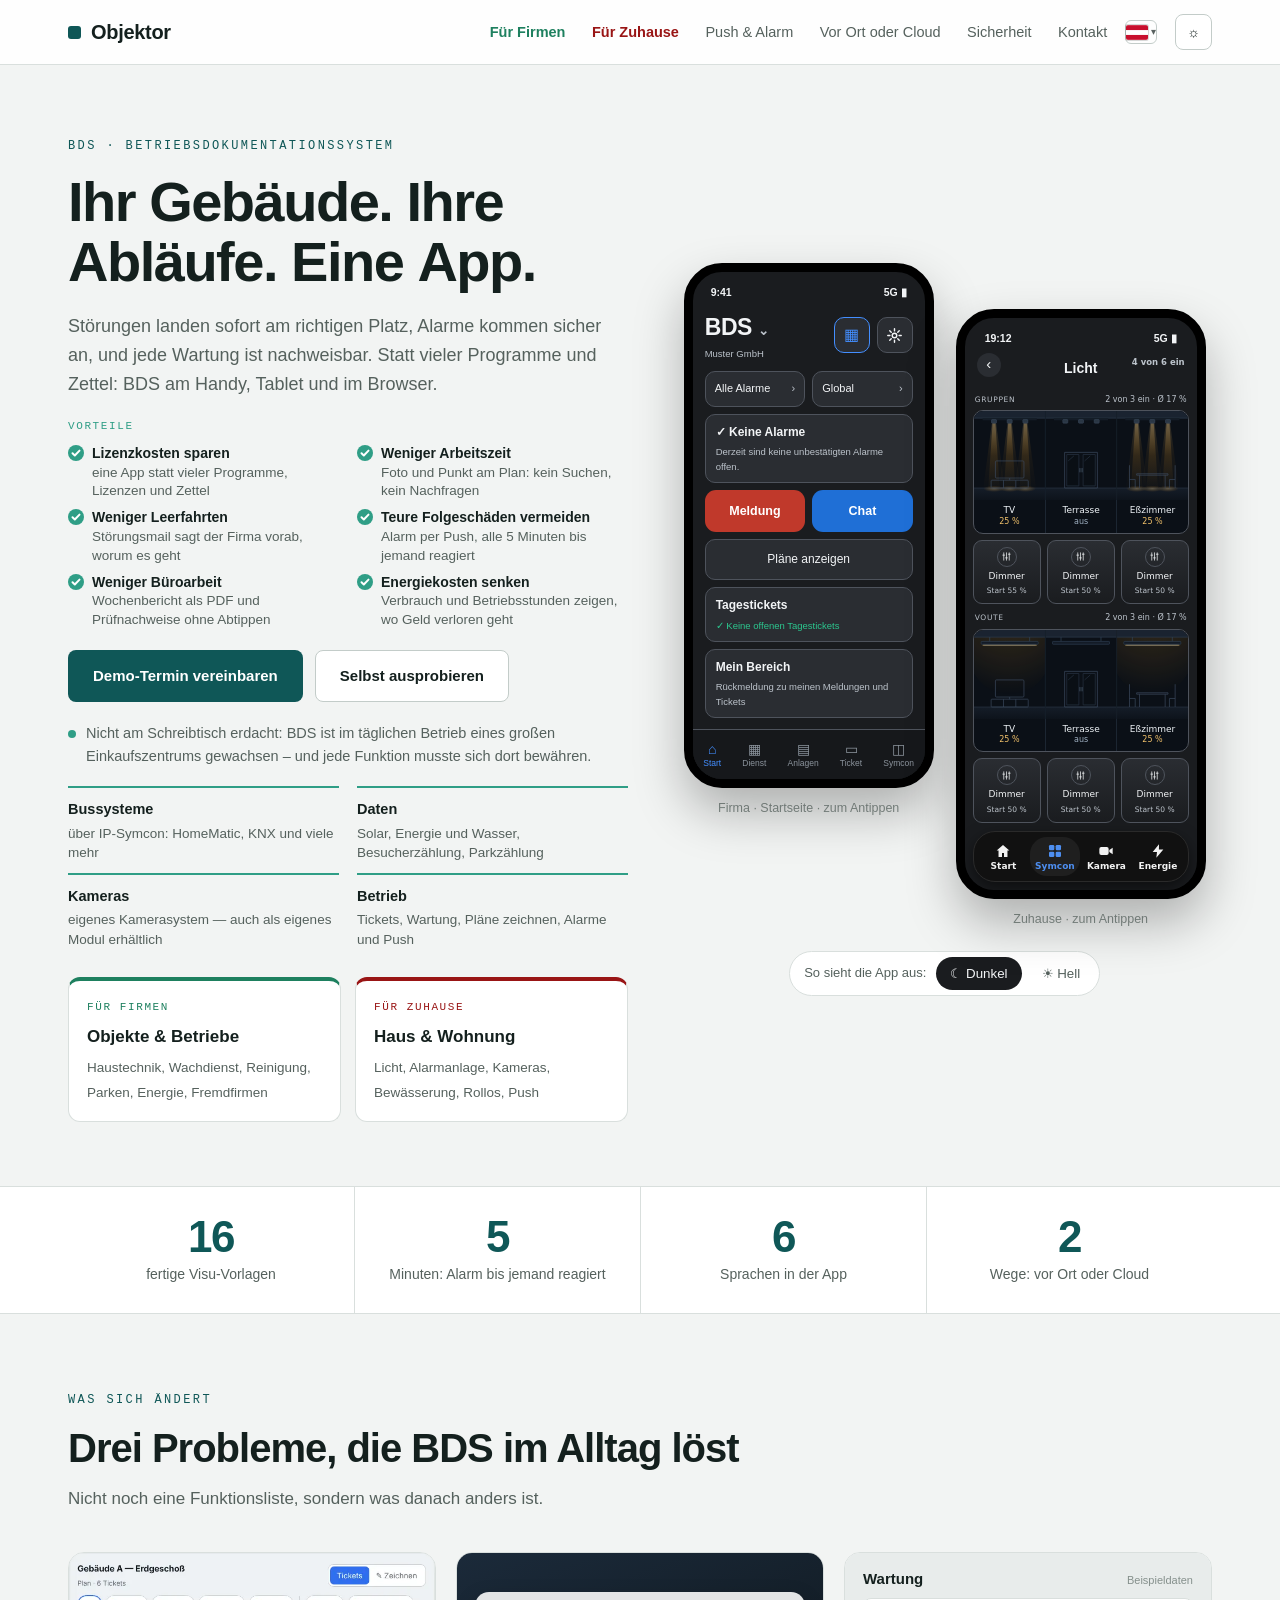
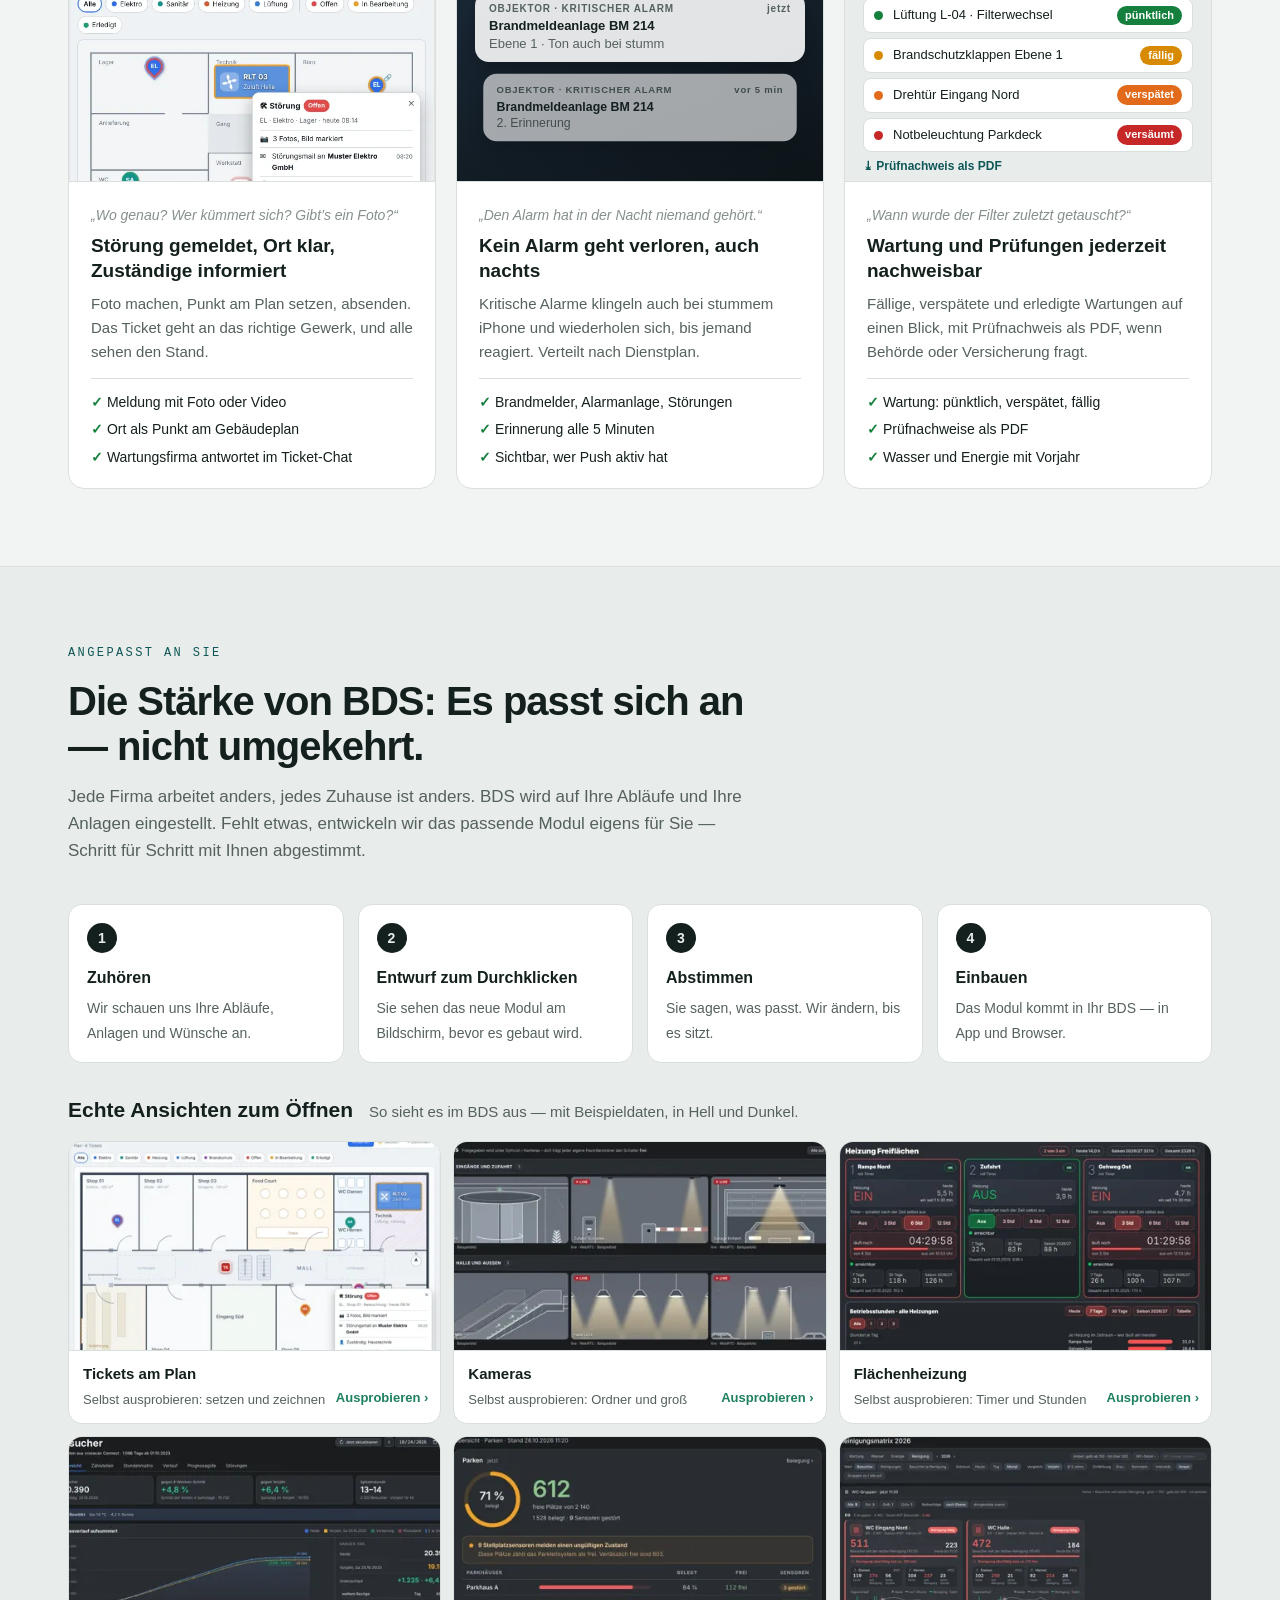
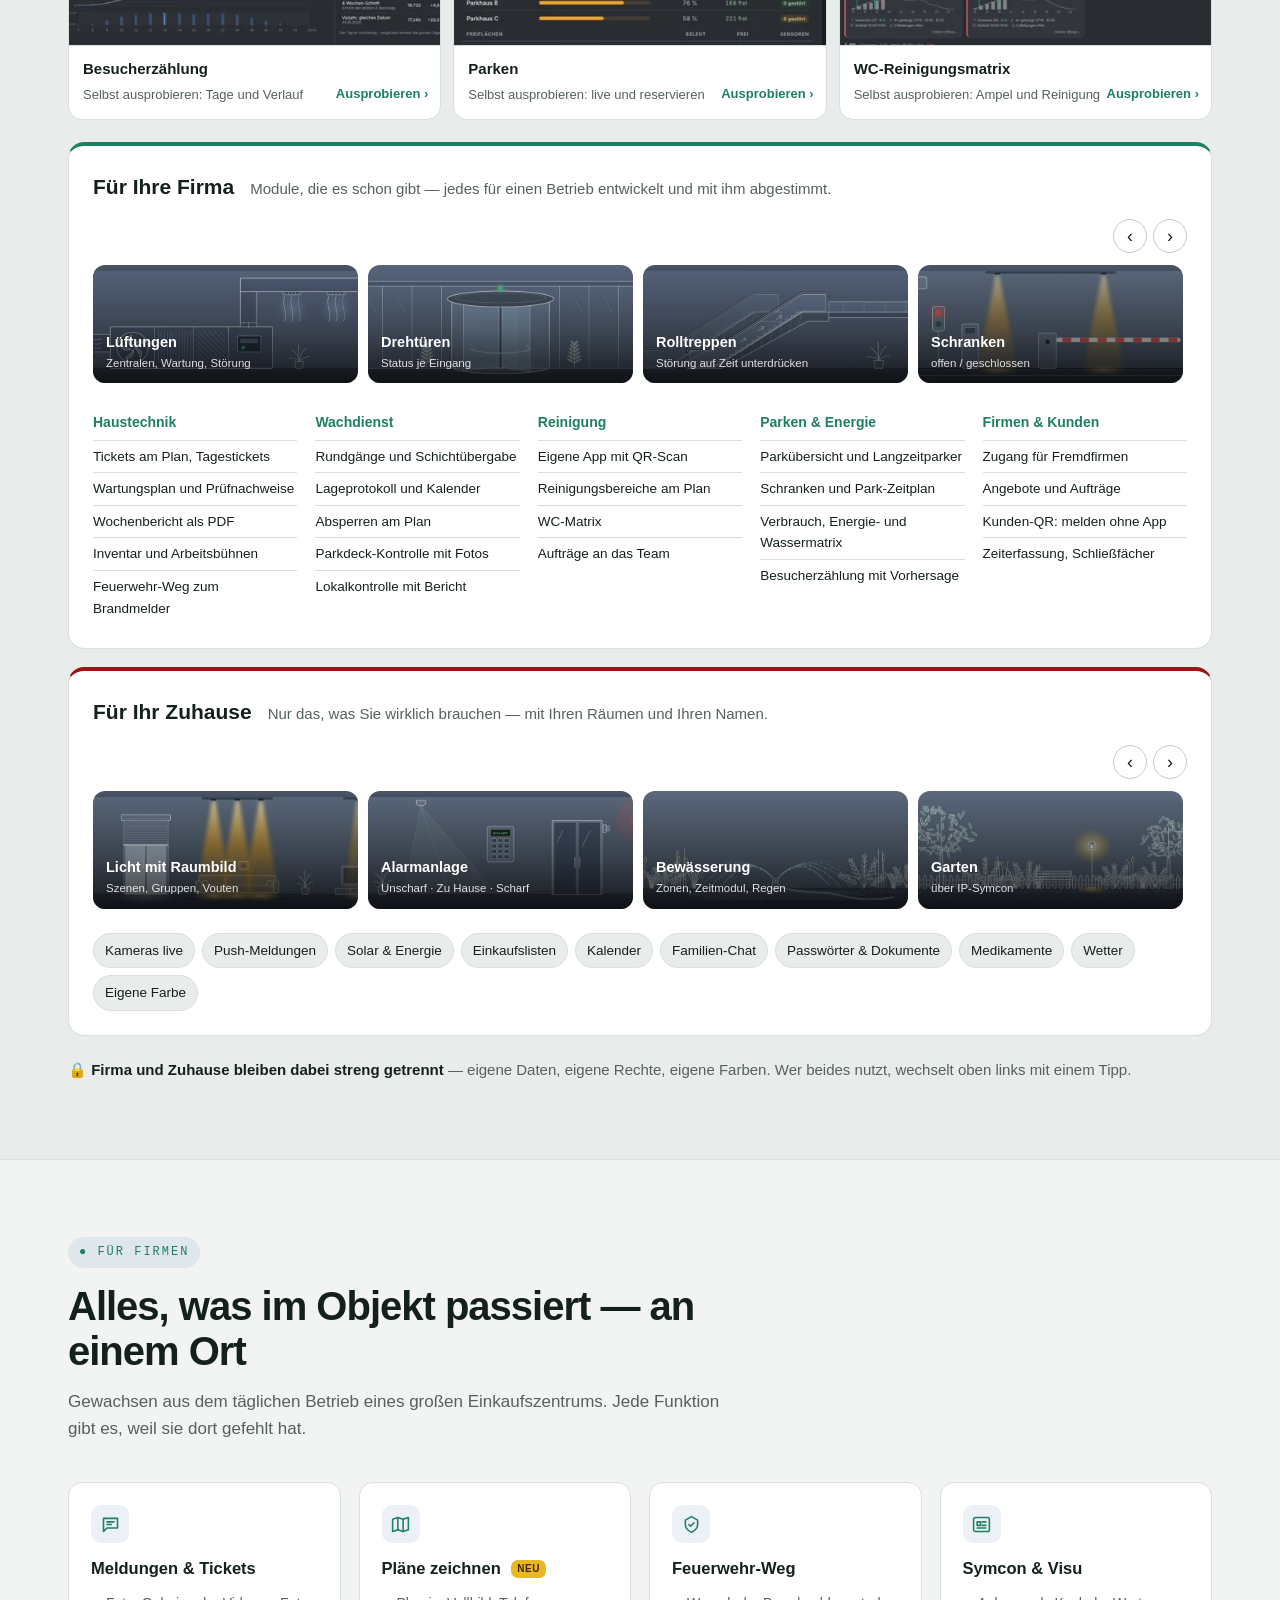
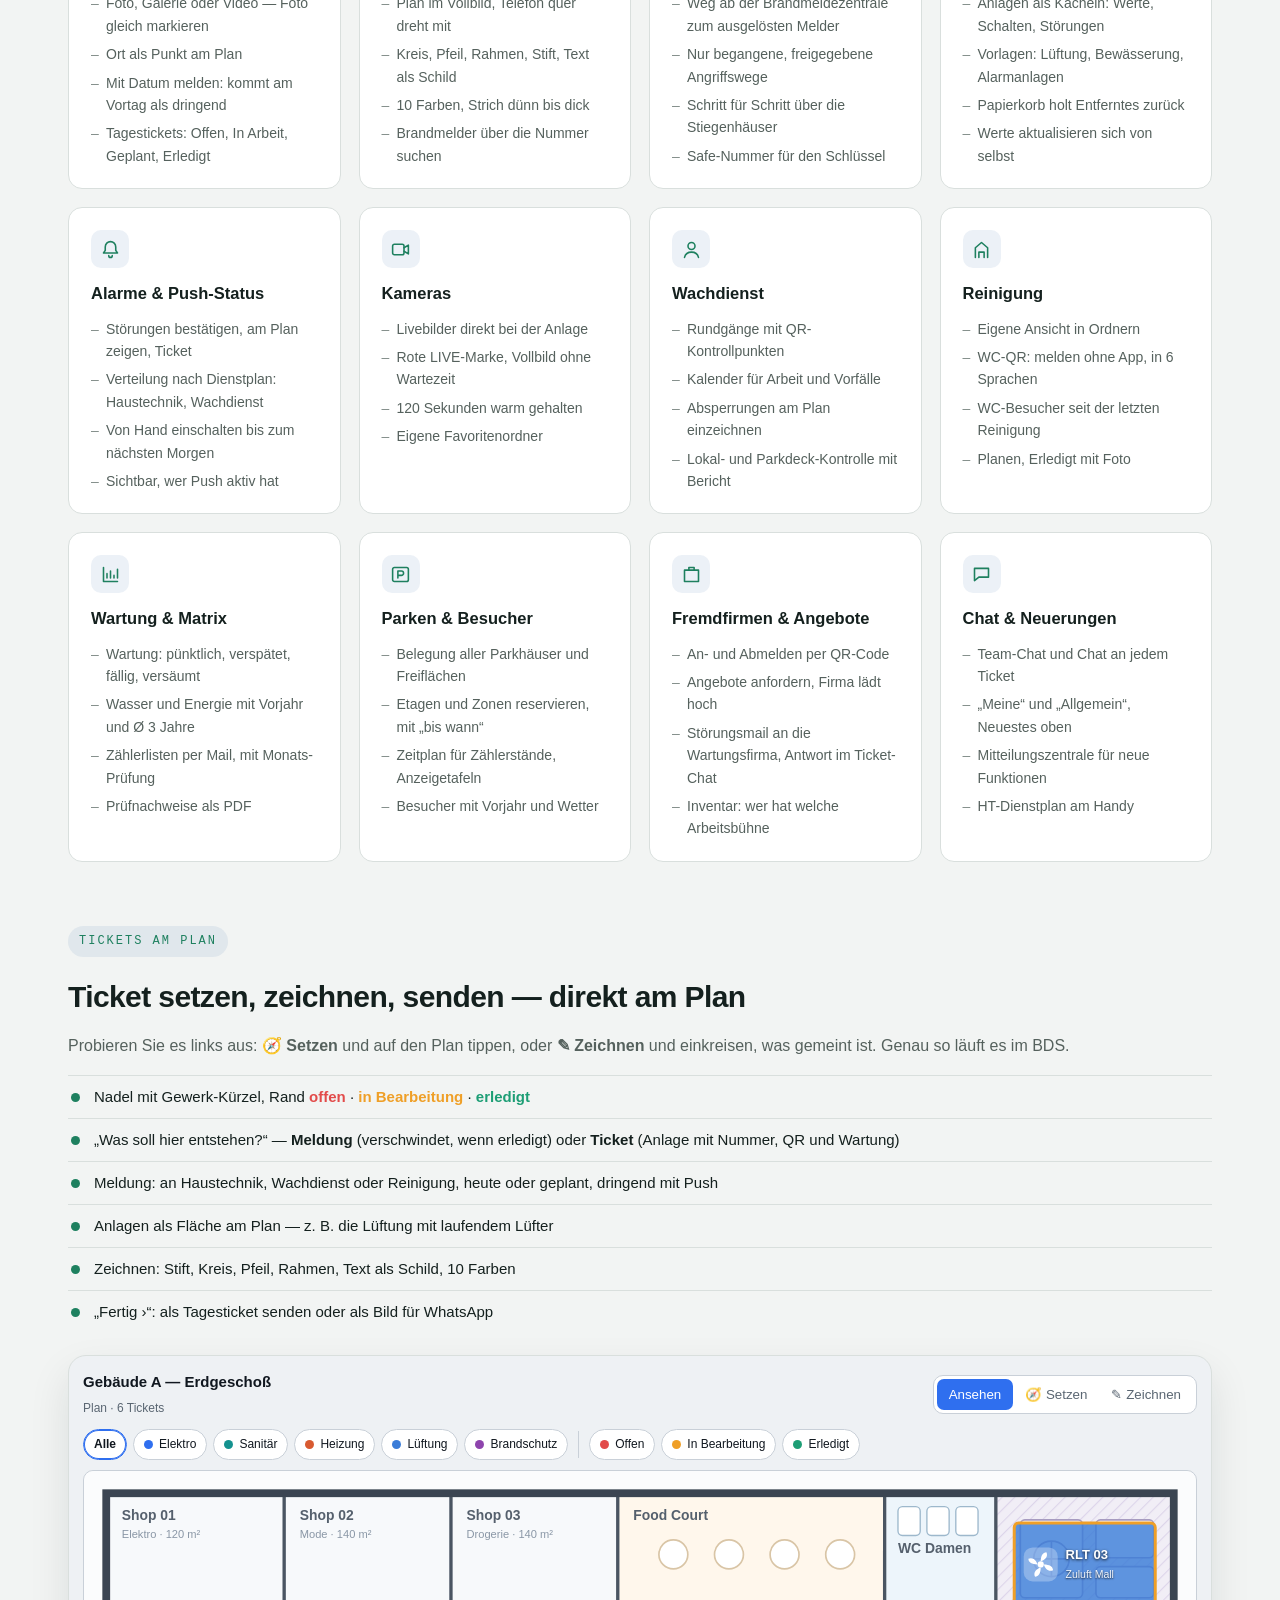
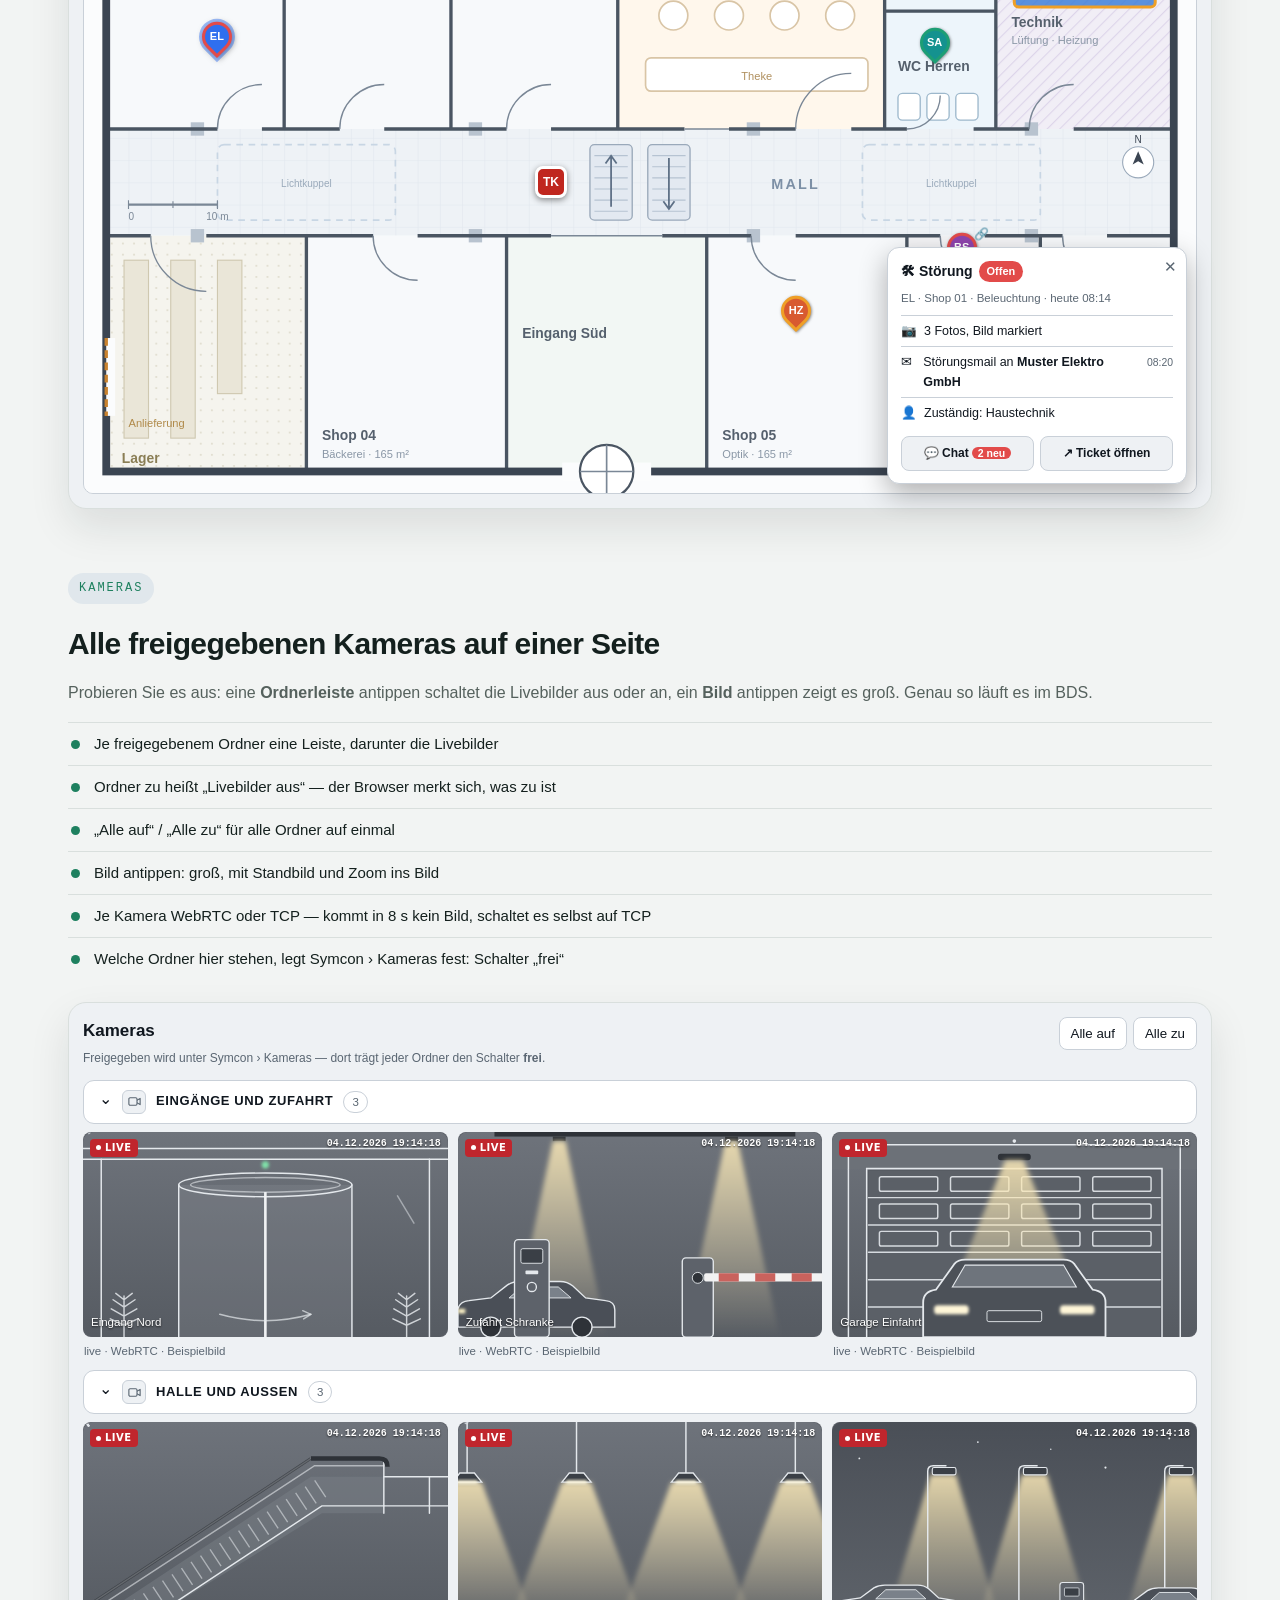
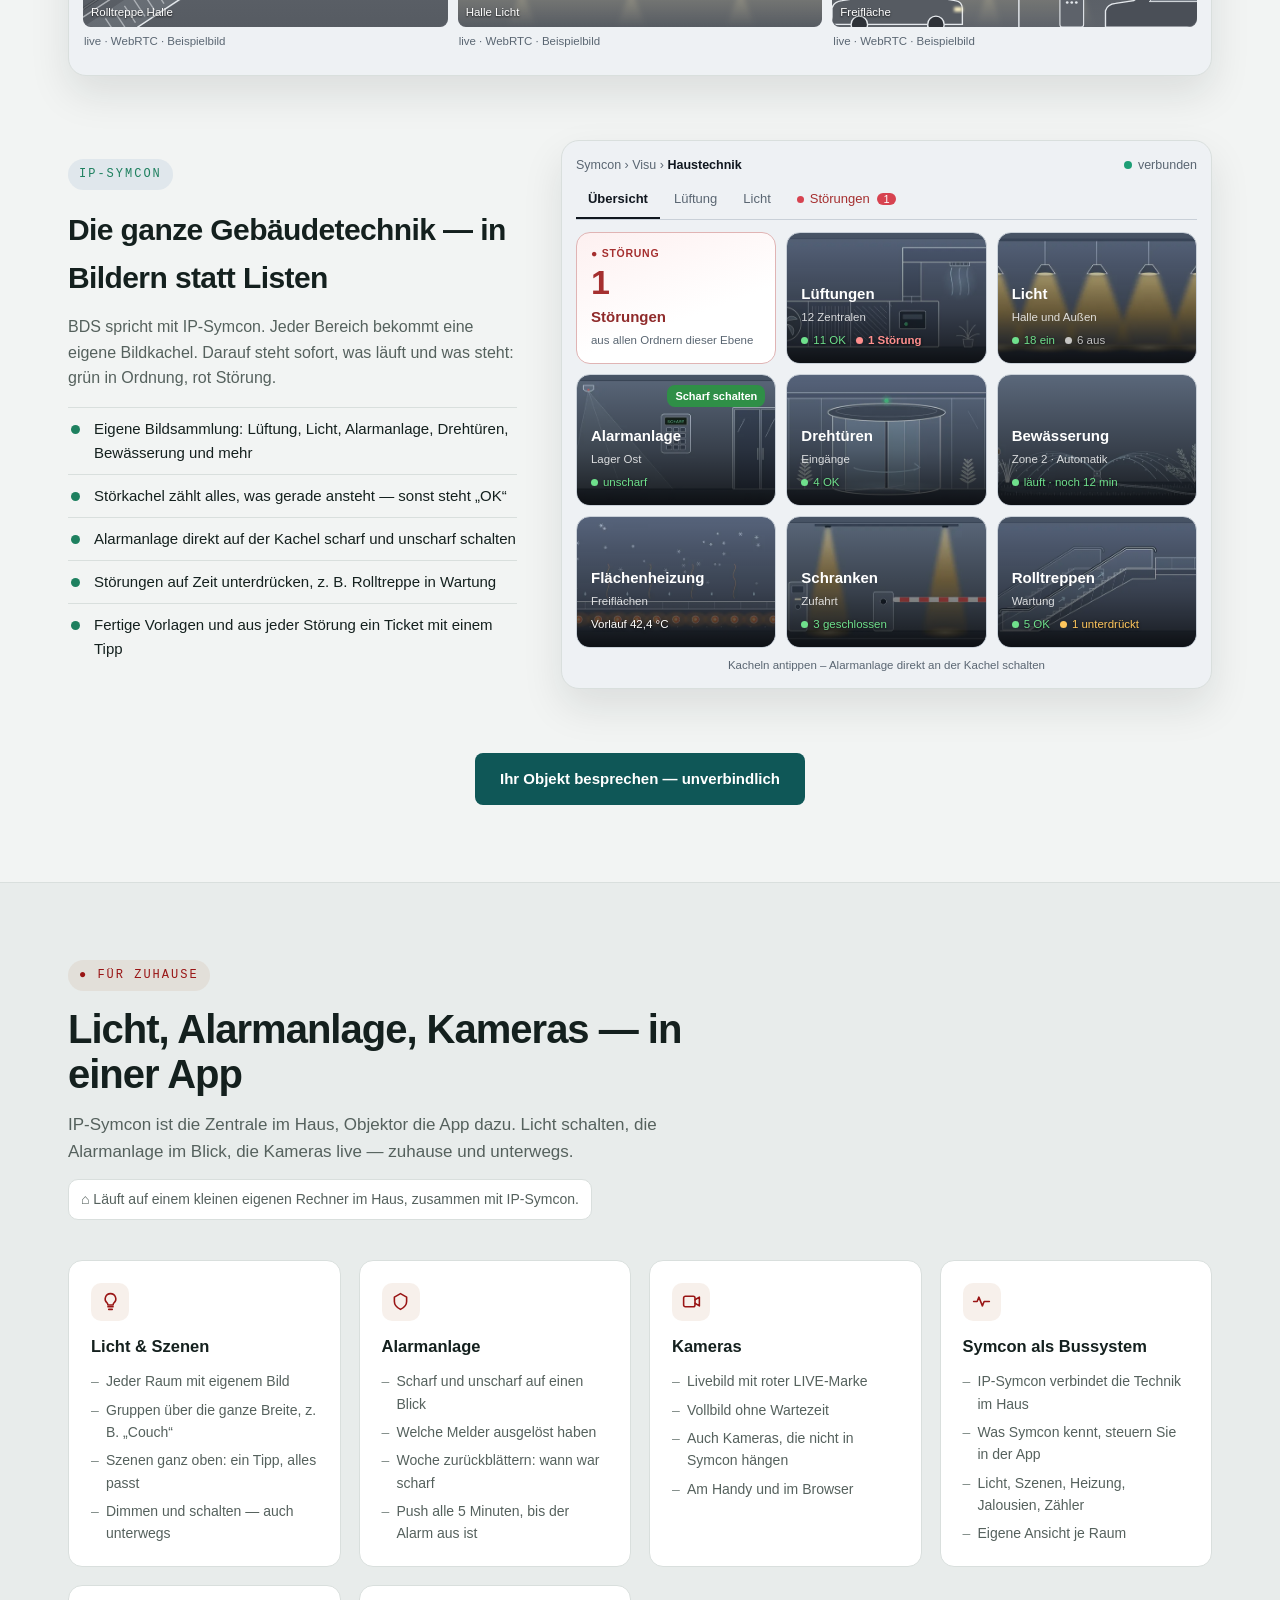
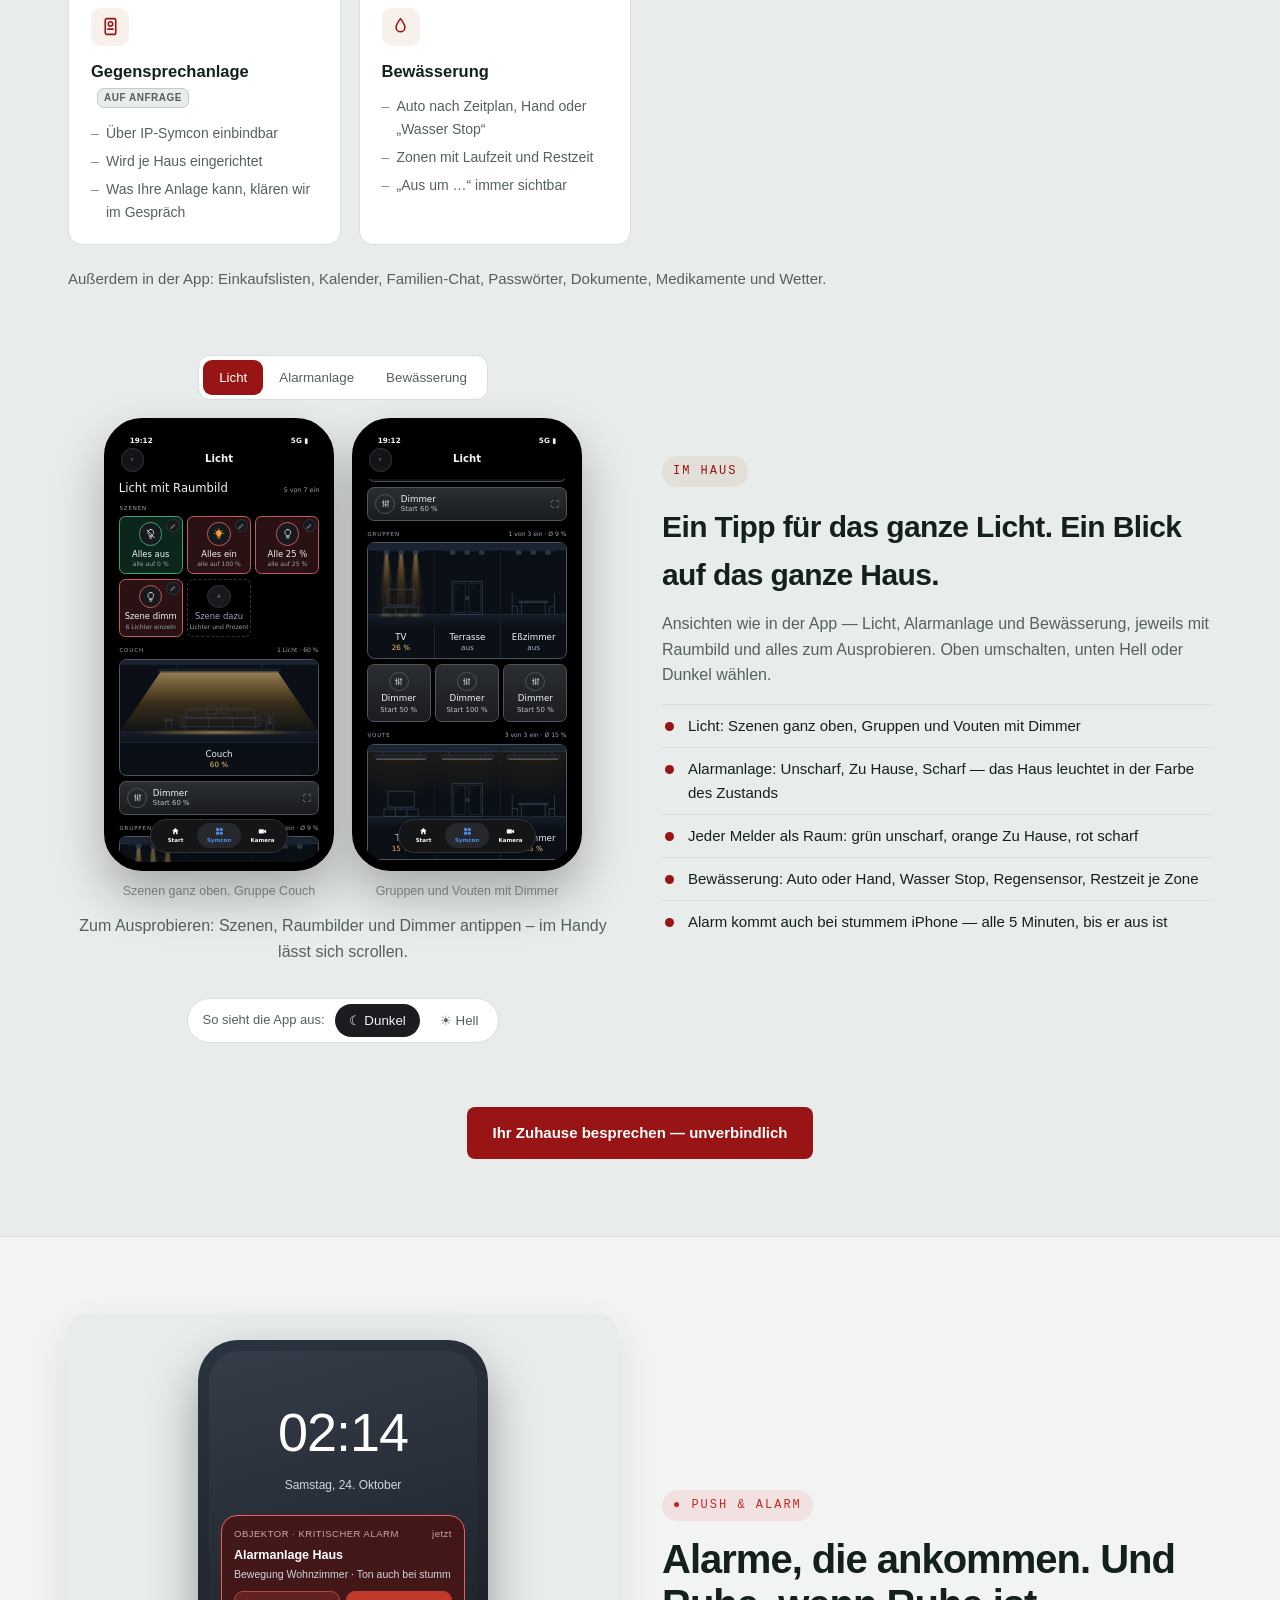
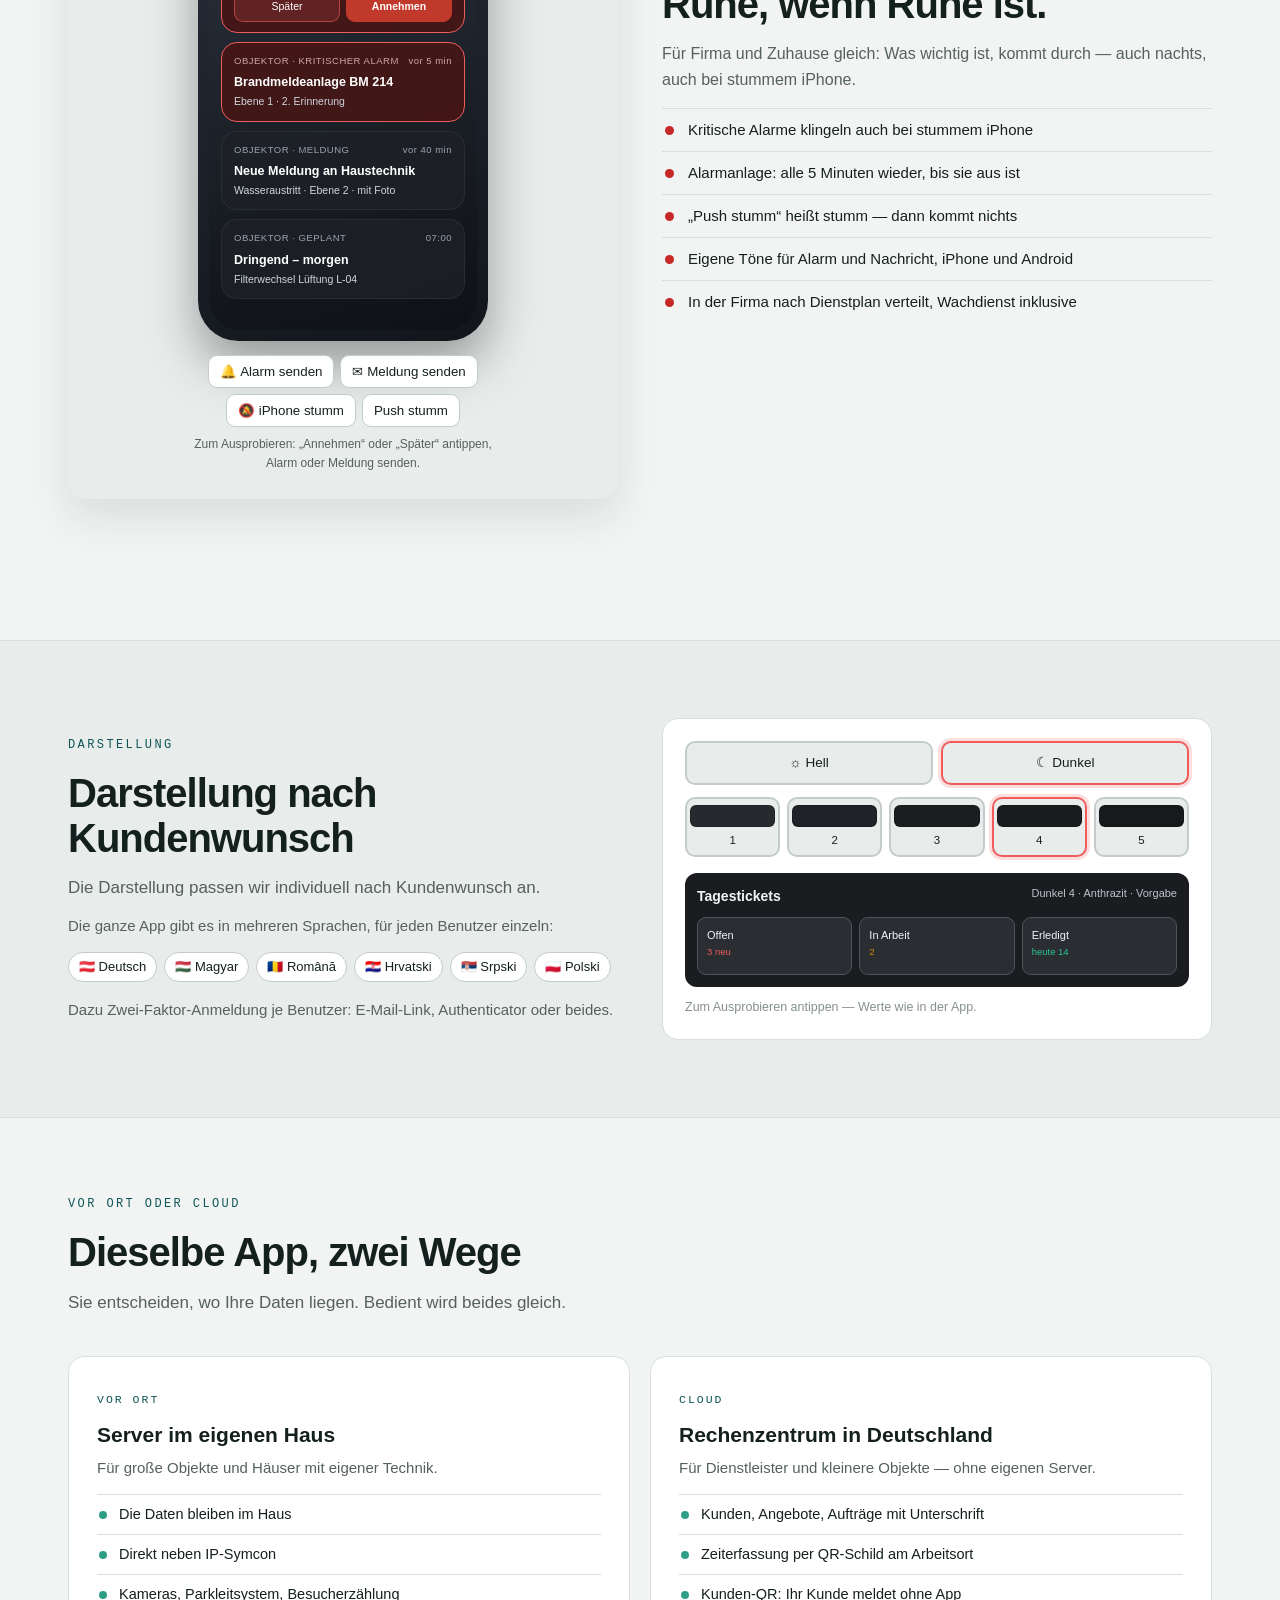
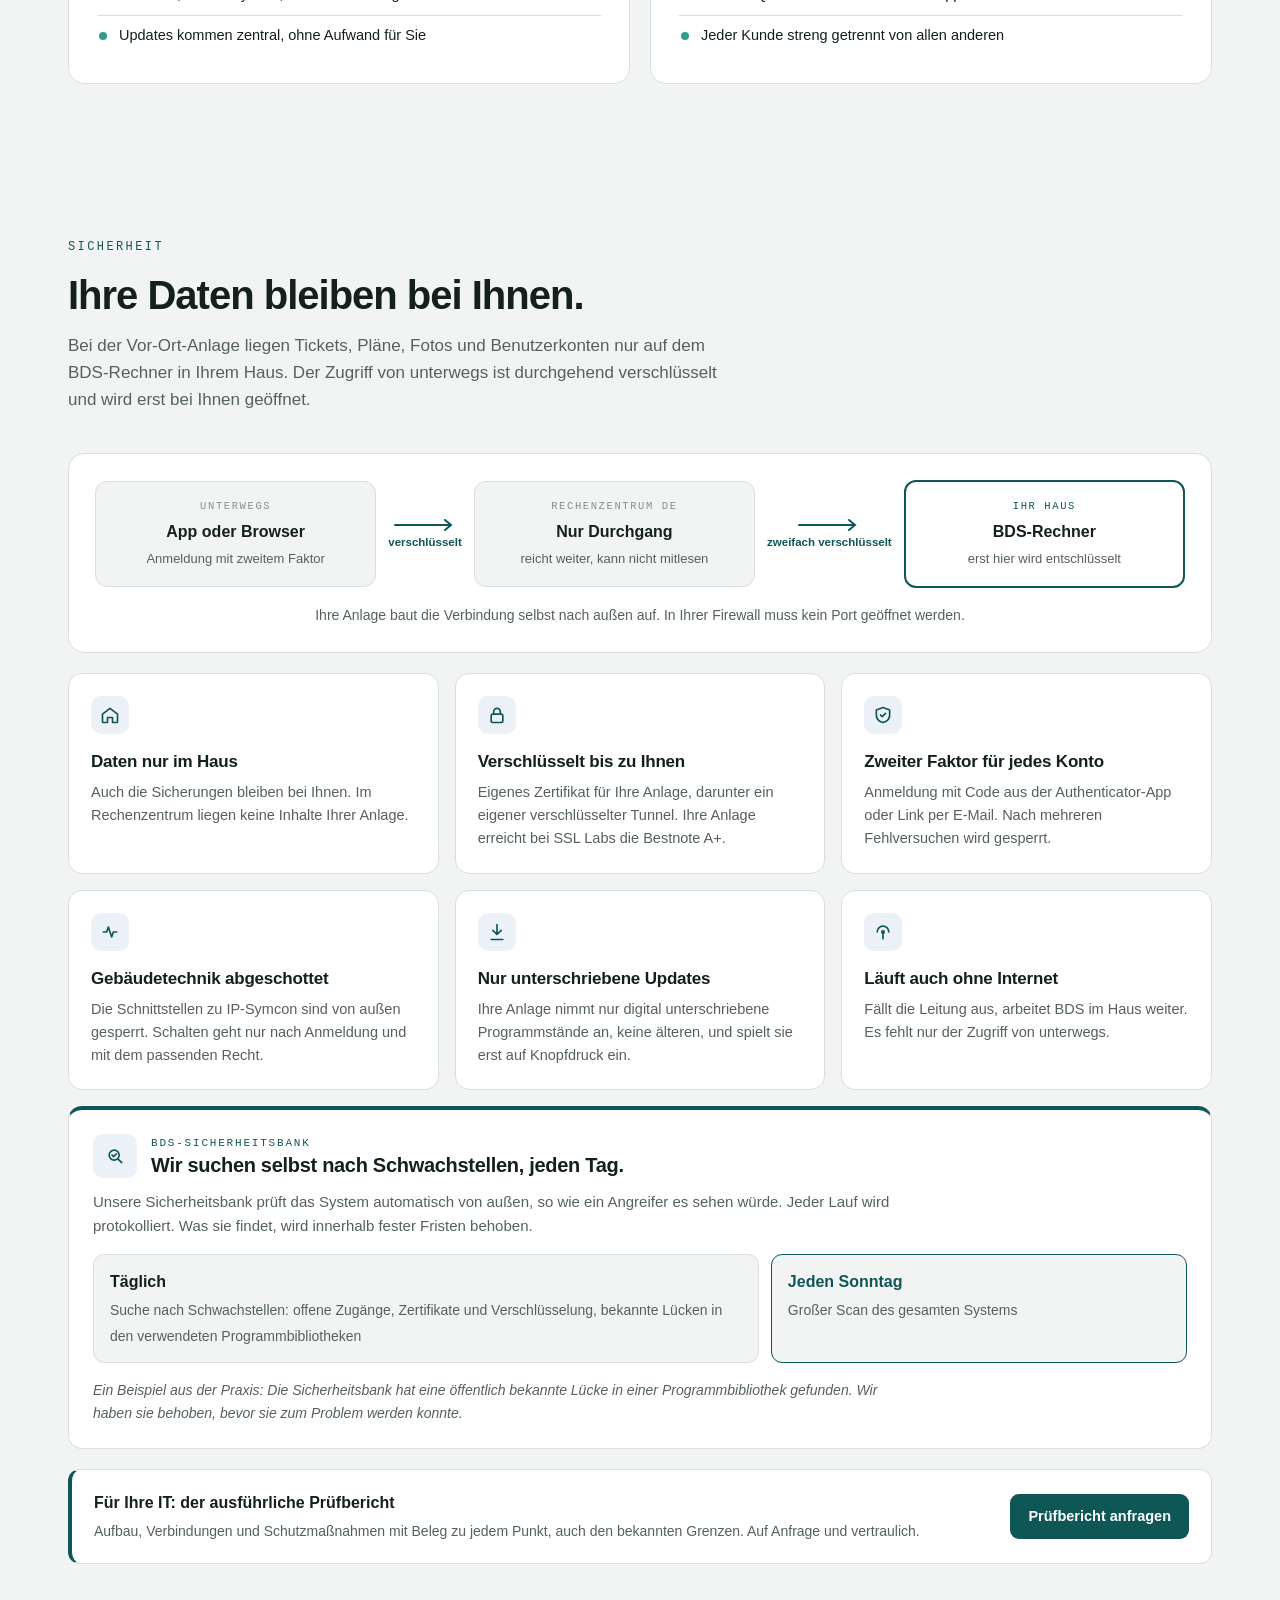
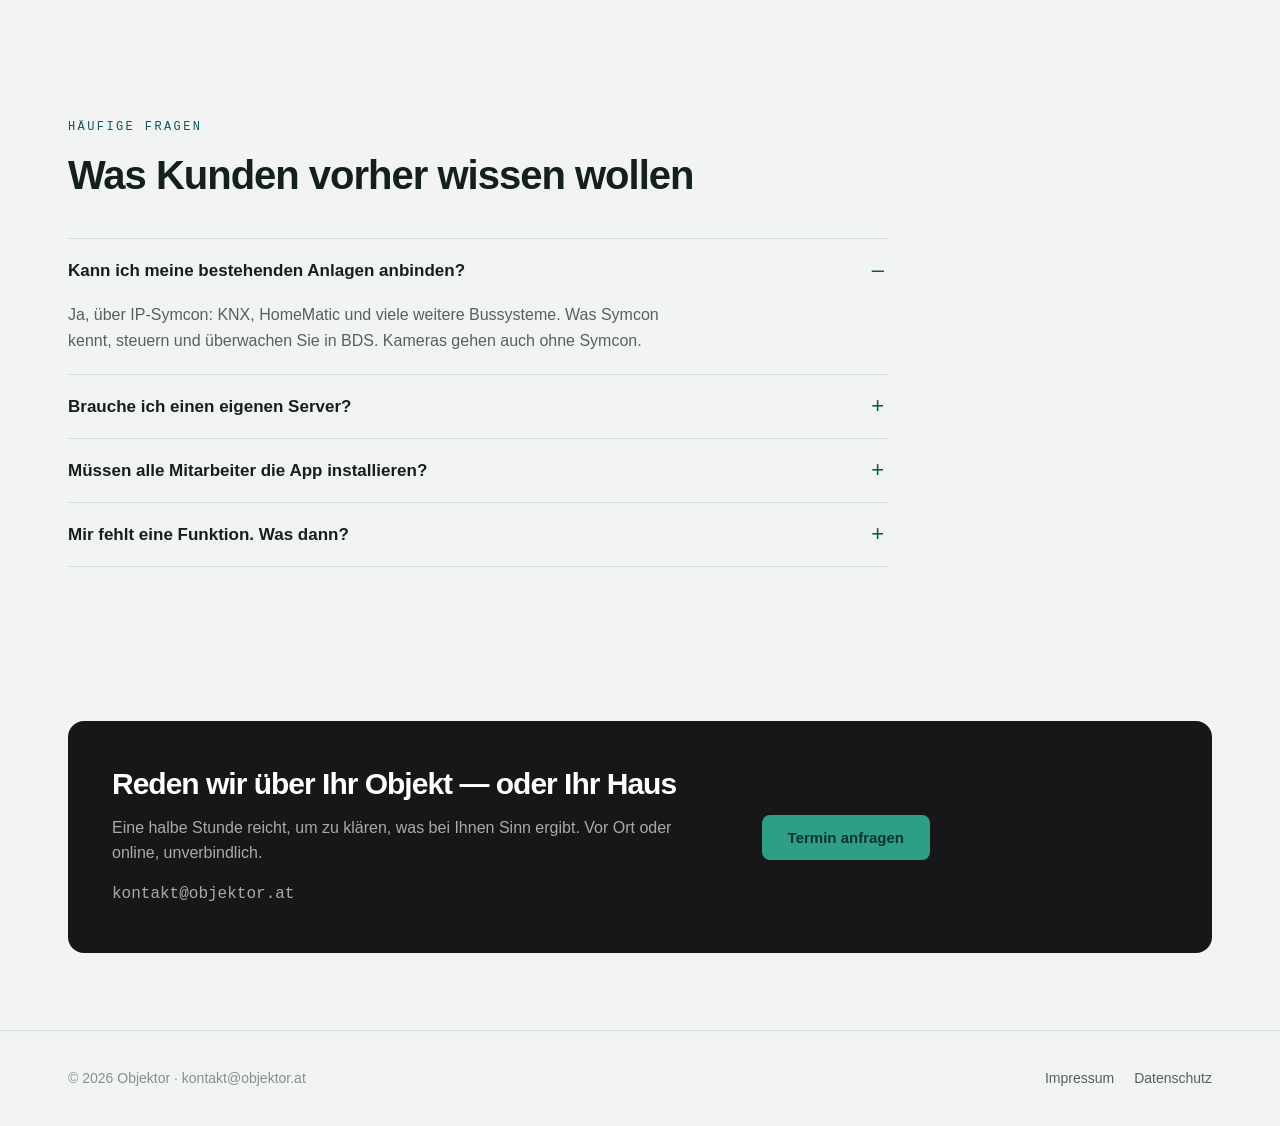
<file: index.html>
<!DOCTYPE html>
<html lang="de">
<head>
<meta charset="utf-8">
<meta name="viewport" content="width=device-width, initial-scale=1">
<title>BDS – Facility-Management-Software &amp; IP-Symcon App | Objektor</title>
<meta name="description" content="BDS von Objektor: Facility-Management-Software mit Tickets am Plan, Wartung, Kameras und Energie – plus IP-Symcon App für Zuhause. Vor Ort oder Cloud.">
<meta name="theme-color" content="#0F5757">
<link rel="canonical" href="https://objektor.at/">
<link rel="alternate" hreflang="de" href="https://objektor.at/">
<link rel="alternate" hreflang="en" href="https://objektor.at/en/">
<link rel="alternate" hreflang="x-default" href="https://objektor.at/">
<link rel="icon" href="favicon.svg" type="image/svg+xml">
<link rel="icon" href="favicon-32.png" sizes="32x32" type="image/png">
<link rel="apple-touch-icon" href="apple-touch-icon.png">
<meta property="og:type" content="website">
<meta property="og:site_name" content="Objektor">
<meta property="og:locale" content="de_AT">
<meta property="og:url" content="https://objektor.at/">
<meta property="og:title" content="Objektor — BDS, die Software für Ihr Gebäude">
<meta property="og:description" content="Eine App für Gebäude: für Firmen Tickets, Pläne, Wartung, Kameras und Energie — für Zuhause Licht, Alarmanlage, Kameras und Push über IP-Symcon. Vor Ort oder in der Cloud.">
<meta property="og:image" content="https://objektor.at/bilder/teilen.jpg">
<meta property="og:image:width" content="1200">
<meta property="og:image:height" content="630">
<meta name="twitter:card" content="summary_large_image">
<script type="application/ld+json">{"@context":"https://schema.org","@type":"Organization","name":"Objektor","url":"https://objektor.at/","logo":"https://objektor.at/apple-touch-icon.png","email":"kontakt@objektor.at","description":"BDS — Software für Gebäude: Dokumentation, Meldungen, Pläne, Alarme und Gebäudetechnik über IP-Symcon, für Firmen und Zuhause.","address":{"@type":"PostalAddress","streetAddress":"Wimhölzelstraße 33","postalCode":"4020","addressLocality":"Linz","addressCountry":"AT"}}</script>
<script type="application/ld+json">{"@context": "https://schema.org", "@type": "SoftwareApplication", "name": "BDS", "alternateName": "Betriebsdokumentationssystem", "applicationCategory": "BusinessApplication", "applicationSubCategory": "Facility-Management-Software (CAFM)", "operatingSystem": "Web-Browser, Smartphone, Tablet", "url": "https://objektor.at/", "publisher": {"@type": "Organization", "name": "Objektor", "url": "https://objektor.at/"}, "description": "Software für Gebäude: Tickets am Gebäudeplan, Wartung und Prüfnachweise, Wachdienst, Reinigung, Kameras, Parken und Energie – für Zuhause Licht, Alarmanlage, Kameras und Push über IP-Symcon. Vor Ort oder in der Cloud (Rechenzentrum in Deutschland)."}</script>
<!-- FAQPage: gleiche Fragen wie im Abschnitt #fragen. Aendert sich dort etwas, hier mit aendern. (08.11.2026) -->
<script type="application/ld+json">{"@context": "https://schema.org", "@type": "FAQPage", "mainEntity": [{"@type": "Question", "name": "Kann ich meine bestehenden Anlagen anbinden?", "acceptedAnswer": {"@type": "Answer", "text": "Ja, über IP-Symcon: KNX, HomeMatic und viele weitere Bussysteme. Was Symcon kennt, steuern und überwachen Sie in BDS. Kameras gehen auch ohne Symcon."}}, {"@type": "Question", "name": "Brauche ich einen eigenen Server?", "acceptedAnswer": {"@type": "Answer", "text": "Nicht unbedingt. Große Objekte nehmen meist den Server im eigenen Haus, Dienstleister und kleinere Objekte die Cloud in Deutschland. Bedient wird beides gleich."}}, {"@type": "Question", "name": "Müssen alle Mitarbeiter die App installieren?", "acceptedAnswer": {"@type": "Answer", "text": "Nein. Reinigung, Fremdfirmen und Kunden melden auch per QR-Code ohne App, in 6 Sprachen."}}, {"@type": "Question", "name": "Mir fehlt eine Funktion. Was dann?", "acceptedAnswer": {"@type": "Answer", "text": "Dann bauen wir das Modul mit Ihnen: zuerst ein Entwurf zum Durchklicken, dann abstimmen, dann einbauen, in App und Browser."}}]}</script>
<script>
(function(){try{var t=localStorage.getItem('objektor-modus');if(!t){t=window.matchMedia&&matchMedia('(prefers-color-scheme: dark)').matches?'dunkel':'hell'}document.documentElement.setAttribute('data-modus',t)}catch(e){document.documentElement.setAttribute('data-modus','hell')}})();
</script>
<script>try{if(window.matchMedia&&!matchMedia("(prefers-reduced-motion: reduce)").matches)document.documentElement.classList.add("js-bew")}catch(e){}</script>
<script src="sprache.js"></script>
<style>
:root{
  --bg:#F2F4F3;--bg2:#E8ECEB;--karte:#FFFFFF;--rand:#D9DFDD;--rand2:#C3CCC9;
  --text:#14201E;--leise:#55615D;--still:#85908C;
  --marke:#0F5757;--marke-hell:#2F9E86;
  --firma:#104B96;--firma-zart:rgba(16,75,150,.08);
  --heim:#A05A22;--heim-zart:rgba(160,90,34,.09);
  --rot:#C62828;--gruen:#15803D;--gelb:#8A5A00;
  --kopf:rgba(255,255,255,.9);--schatten:0 18px 40px rgba(20,32,30,.10);
}
html[data-modus="dunkel"]{
  --bg:#141619;--bg2:#1A1C1F;--karte:#202327;--rand:#2F3338;--rand2:#40444C;
  --text:#F2F4F6;--leise:#BCC3CB;--still:#8B939C;
  --marke:#2F9E86;--marke-hell:#4CC2B4;
  --firma:#438EFF;--firma-zart:rgba(67,142,255,.10);
  --heim:#E0975C;--heim-zart:rgba(224,151,92,.10);
  --rot:#EF5C5C;--gruen:#2CC78F;--gelb:#D78A00;
  --kopf:rgba(20,22,25,.88);--schatten:0 18px 40px rgba(0,0,0,.35);
}
*{box-sizing:border-box;margin:0;padding:0}
html{scroll-behavior:smooth}
body{font-family:-apple-system,BlinkMacSystemFont,"Segoe UI",Helvetica,Arial,sans-serif;background:var(--bg);color:var(--text);line-height:1.6;-webkit-font-smoothing:antialiased}
a{color:inherit}
.mitte{max-width:1200px;margin:0 auto;padding:0 28px}

/* Kopf */
header{position:sticky;top:0;z-index:50;background:var(--kopf);backdrop-filter:blur(10px);border-bottom:1px solid var(--rand)}
.kopf{display:flex;align-items:center;gap:18px;height:64px}
.marke{display:flex;align-items:center;gap:10px;font-size:20px;font-weight:700;letter-spacing:-.3px;text-decoration:none;margin-right:auto}
.marke i{width:13px;height:13px;background:var(--marke);border-radius:3px;display:inline-block}
nav a{margin-left:22px;font-size:14.5px;color:var(--leise);text-decoration:none}
nav a:hover{color:var(--text)}
nav a.f{color:var(--firma);font-weight:600}
nav a.h{color:var(--heim);font-weight:600}
.modus-knopf,.nav-knopf{background:var(--karte);border:1px solid var(--rand2);color:var(--text);border-radius:8px;height:36px;padding:0 11px;font:inherit;font-size:14px;cursor:pointer}
.nav-knopf{display:none}

/* Start */
.held{padding:72px 0 64px}
.held-raster{display:grid;grid-template-columns:1.05fr 1fr;gap:48px;align-items:center}
.kicker{font-family:ui-monospace,SFMono-Regular,Menlo,monospace;font-size:12px;letter-spacing:2.4px;color:var(--marke);margin-bottom:16px}
h1{font-size:clamp(34px,4.6vw,56px);line-height:1.07;letter-spacing:-1.5px;margin-bottom:20px}
.blei{font-size:18px;color:var(--leise);max-width:540px;margin-bottom:30px}
.wege{display:grid;grid-template-columns:1fr 1fr;gap:14px;max-width:560px}
.weg{display:block;text-decoration:none;border-radius:12px;padding:18px 18px 16px;border:1px solid var(--rand);background:var(--karte);transition:.15s}
.weg:hover{transform:translateY(-2px);box-shadow:var(--schatten)}
.weg small{display:block;font-family:ui-monospace,Menlo,monospace;font-size:11px;letter-spacing:1.6px;margin-bottom:6px}
.weg b{display:block;font-size:17px;margin-bottom:4px}
.weg span{font-size:13.5px;color:var(--leise)}
.weg.f{border-top:4px solid var(--firma)} .weg.f small{color:var(--firma)}
.weg.h{border-top:4px solid var(--heim)} .weg.h small{color:var(--heim)}
.held-bild{display:flex;justify-content:center;gap:22px;align-items:flex-start}
.held-bild .telefon:nth-child(2){margin-top:46px}

/* Telefon-Ansicht (App-Farben Dunkel 4) */
.telefon{width:250px;flex:0 0 250px;background:#000;border-radius:38px;padding:9px;box-shadow:0 24px 50px rgba(0,0,0,.28)}
.schirm{background:#1A1C1F;border-radius:30px;overflow:hidden;color:#F2F4F6;font-size:11px;min-height:470px;position:relative;padding-bottom:52px}
.insel{width:78px;height:20px;background:#000;border-radius:12px;margin:8px auto 4px}
.ak{--a:#438EFF}
.ak.heim{--a:#E0975C}
.s-kopf{display:flex;align-items:center;justify-content:space-between;padding:8px 14px 6px}
.s-kopf b{font-size:19px;letter-spacing:-.4px}
.s-kopf small{display:block;font-size:9.5px;color:#BCC3CB;font-weight:400;letter-spacing:0}
.s-qr{width:30px;height:30px;border-radius:9px;border:1.5px solid rgba(239,92,92,.7);background:rgba(239,92,92,.15)}
.s-band{margin:4px 12px 8px;border-radius:9px;padding:7px 9px;font-size:10.5px;font-weight:700;background:rgba(239,92,92,.18);border:1px solid #EF5C5C;color:#FFB3B3}
.s-raster{display:grid;grid-template-columns:1fr 1fr;gap:7px;padding:0 12px}
.s-kachel{background:#2A2D32;border:1px solid #40444C;border-radius:11px;padding:9px 9px 8px;min-height:62px;position:relative}
.s-kachel b{display:block;font-size:11.5px;margin-top:16px}
.s-kachel i{position:absolute;top:8px;left:9px;width:16px;height:16px;border-radius:5px;background:var(--a);opacity:.85}
.s-zahl{position:absolute;top:7px;right:7px;display:flex;gap:3px}
.s-zahl em{font-style:normal;font-size:9.5px;font-weight:700;border-radius:8px;padding:1px 6px}
.z-rot{background:#EF5C5C;color:#fff}.z-gelb{background:#D78A00;color:#1A1C1F}
.s-leiste{position:absolute;left:0;right:0;bottom:0;height:46px;border-top:1px solid #40444C;background:#16181B;display:flex;justify-content:space-around;align-items:center;font-size:9px;color:#8B939C}
.s-leiste span.an{color:var(--a);font-weight:700}
.s-titel{padding:6px 14px 8px;font-size:10px;letter-spacing:1.4px;color:#8B939C}
.s-karte{margin:0 12px 7px;background:#2A2D32;border:1px solid #40444C;border-radius:11px;padding:9px 10px}
.s-zeile{display:flex;justify-content:space-between;align-items:center;gap:8px}
.s-zeile small{color:#BCC3CB;font-size:9.5px}
.punkt{display:inline-block;width:8px;height:8px;border-radius:50%;margin-right:5px}
.p-gruen{background:#2CC78F}.p-rot{background:#EF5C5C}.p-gelb{background:#D78A00}
.licht{display:grid;grid-template-columns:1fr 1fr;gap:6px;margin:0 12px 7px}
.licht div{border-radius:10px;padding:8px 9px;background:#2A2D32;border:1px solid #40444C;font-size:10.5px}
.licht div.an{background:rgba(224,151,92,.16);border-color:#E0975C}
.licht small{display:block;color:#BCC3CB;font-size:9px}
.kam{margin:0 12px 7px;height:78px;border-radius:10px;background:linear-gradient(170deg,#2b3439 0%,#1d2427 55%,#141a1c 56%,#11161a 100%);position:relative;border:1px solid #40444C}
.live{position:absolute;top:7px;left:7px;background:#C0392B;color:#fff;font-size:8.5px;font-weight:700;border-radius:4px;padding:2px 6px}
.live:before{content:"";display:inline-block;width:5px;height:5px;border-radius:50%;background:#fff;margin-right:4px;vertical-align:1px}

/* echte App-Ansicht (DashboardPage.cs, Dunkel 4) */
figure{margin:0}
figcaption{text-align:center;font-size:12.5px;color:var(--still);margin-top:10px}
.telefon figcaption{color:var(--still)}
figure.telefon{background:transparent;box-shadow:none;padding:0}
figure.telefon>.schirm{border:9px solid #000;border-radius:38px;box-shadow:0 24px 50px rgba(0,0,0,.28)}
.telefon.foto .schirm{padding:0;min-height:0;background:#000}
.telefon.foto img{display:block;width:100%;height:auto}
.telefon.raumbild .schirm{background:#1A1C1F;padding:0 0 8px;position:relative}
.r-status{display:flex;justify-content:space-between;padding:12px 20px 2px;font-size:10.5px;font-weight:600;color:#F2F4F6}
.r-kopf{position:relative;text-align:center;padding:8px 0 12px;color:#F2F4F6}
.r-kopf b{font-size:14px}
.r-kopf i{position:absolute;left:12px;top:4px;width:24px;height:24px;border-radius:50%;background:#2A2D32;font-style:normal;font-size:15px;line-height:22px}
.app-h{display:none}
.telefon.raumbild .app-leiste{margin:8px 8px 0}
.held-rechts{display:flex;flex-direction:column;align-items:center}
.app-schalter{display:flex;align-items:center;gap:6px;margin-top:22px;padding:5px 5px 5px 14px;border:1px solid var(--rand);border-radius:999px;background:var(--karte);font-size:13px;color:var(--leise)}
.app-schalter span{margin-right:4px}
.app-schalter button{font:600 13px/1 inherit;font-family:inherit;border:0;border-radius:999px;padding:9px 14px;background:transparent;color:inherit;cursor:pointer}
.app-schalter button[aria-pressed="true"]{background:#1A1C1F;color:#F2F4F6}
.app-schalter button[data-wahl="hell"][aria-pressed="true"]{background:#EEF1F4;color:#10171F;box-shadow:inset 0 0 0 1px #B9C3CE}
/* App hell (PlusCityColors.cs, Hell 1 Weiss) */
#appBild[data-app="hell"] .app-d{display:none}
#appBild[data-app="hell"] .app-h{display:block}
#appBild[data-app="hell"] .telefon.raumbild .schirm{background:#EEF1F4}
#appBild[data-app="hell"] .app-leiste{background:#FFFFFF;border-color:#D5DBE1;box-shadow:0 6px 16px rgba(16,23,31,.18)}
#appBild[data-app="hell"] .app-leiste span{color:#161D26}
#appBild[data-app="hell"] .app-leiste span.an{background:#EAEEF4;color:#1659A7}
#appBild[data-app="hell"] .schirm.app{background:#EEF1F4;color:#10171F}
#appBild[data-app="hell"] .a-marke b span,#appBild[data-app="hell"] .a-marke small,#appBild[data-app="hell"] .a-zwei span,#appBild[data-app="hell"] .a-karte small{color:#2B3540}
#appBild[data-app="hell"] .a-qr,#appBild[data-app="hell"] .a-rad{background:#FFFFFF}
#appBild[data-app="hell"] .a-qr{border-color:#104B96;color:#104B96}
#appBild[data-app="hell"] .a-rad{border-color:#B9C3CE}
#appBild[data-app="hell"] .a-rad svg{stroke:#10171F}
#appBild[data-app="hell"] .a-zwei div,#appBild[data-app="hell"] .a-karte{background:#FFFFFF;border-color:#B9C3CE}
#appBild[data-app="hell"] .a-karte small.gruen{color:#1A694B}
#appBild[data-app="hell"] .a-leiste{background:#FFFFFF;border-top-color:#B9C3CE;color:#2B3540}
#appBild[data-app="hell"] .a-leiste .an{color:#104B96}
.app-leiste{display:flex;justify-content:space-between;gap:2px;margin:16px 8px 0;padding:5px;background:#111;border:1px solid #2A2A2A;border-radius:22px;box-shadow:0 6px 16px rgba(0,0,0,.5)}
.app-leiste span{flex:1;display:flex;flex-direction:column;align-items:center;gap:3px;padding:6px 0 5px;border-radius:17px;color:#F2F2F2;font:700 9px/1 Inter,system-ui,sans-serif}
.app-leiste svg{width:16px;height:16px;fill:currentColor}
.app-leiste span.an{background:#1F1F1F;color:#4D8EF0}
html[data-modus="dunkel"] .nur-hell,html:not([data-modus="dunkel"]) .nur-dunkel{display:none!important}
.schirm.app{padding:0 0 54px;font-size:11px;min-height:500px}
.a-status{display:flex;justify-content:space-between;padding:12px 18px 4px;font-size:10.5px;font-weight:600}
.a-kopf{display:flex;align-items:center;gap:7px;padding:4px 12px 10px}
.a-marke{margin-right:auto}
.a-marke b{font-size:23px;letter-spacing:-.4px}
.a-marke b span{font-size:13px;color:#BCC3CB}
.a-marke small{display:block;font-size:9.5px;color:#BCC3CB}
.a-qr,.a-rad{width:36px;height:36px;border-radius:10px;display:flex;align-items:center;justify-content:center;background:#2A2D32}
.a-qr{border:1.5px solid #438EFF;color:#438EFF;font-size:16px}
.a-rad{border:1px solid #4E535C}
.a-rad svg{width:17px;height:17px;fill:none;stroke:#F2F4F6;stroke-width:2;stroke-linecap:round}
.a-zwei{display:grid;grid-template-columns:1fr 1fr;gap:7px;padding:0 12px 7px}
.a-zwei div{background:#2A2D32;border:1px solid #4E535C;border-radius:10px;padding:8px 9px;display:flex;justify-content:space-between}
.a-zwei span{color:#BCC3CB}
.a-karte{margin:0 12px 7px;background:#2A2D32;border:1px solid #4E535C;border-radius:10px;padding:8px 10px}
.a-karte b{display:block;font-size:12px}
.a-karte small{display:block;color:#BCC3CB;font-size:9.5px;margin-top:2px}
.a-karte small.gruen{color:#2CC78F}
.a-karte.mitte{text-align:center;font-size:12px;padding:10px}
.a-knoepfe{display:grid;grid-template-columns:1fr 1fr;gap:7px;padding:0 12px 7px}
.a-knoepfe div{border-radius:11px;text-align:center;font-weight:700;font-size:12.5px;padding:11px 4px;color:#fff}
.a-knoepfe .rot{background:#C0392B}.a-knoepfe .blau{background:#1F6FD6}
.a-leiste{position:absolute;left:0;right:0;bottom:0;height:50px;background:#16181B;border-top:1px solid #4E535C;display:flex;justify-content:space-around;align-items:center;font-size:14px;color:#8B939C}
.a-leiste span{display:flex;flex-direction:column;align-items:center;line-height:1.1}
.a-leiste i{font-style:normal;font-size:8.5px;margin-top:2px}
.a-leiste .an{color:#438EFF}
.zuhause-fotos{display:flex;justify-content:center;gap:18px;flex-wrap:wrap}
.zuhause-fotos .telefon{width:230px;flex:0 0 230px}
.hinweis-vorort{display:inline-flex;gap:8px;align-items:center;margin-top:14px;font-size:14px;color:var(--leise);background:var(--karte);border:1px solid var(--rand);border-radius:10px;padding:8px 12px}

.kann{list-style:none;display:grid;grid-template-columns:1fr 1fr;gap:10px 18px;max-width:560px;margin:-8px 0 28px}
.kann li{display:flex;flex-direction:column;gap:2px;padding:10px 0 0;border-top:2px solid var(--marke-hell)}
.kann b{font-size:14.5px}
.kann span{font-size:13.5px;color:var(--leise);line-height:1.45}
.blei b{color:var(--text)}
@media(max-width:760px){.kann{grid-template-columns:1fr}}
/* Ihre Vorteile - kurz und kompakt (16.11.2026) */
.vorteile{max-width:560px;margin:-10px 0 26px}
.vorteile small{display:block;font-family:ui-monospace,Menlo,monospace;font-size:11px;letter-spacing:1.6px;color:var(--marke-hell);margin-bottom:8px}
.vorteile ul{list-style:none;margin:0;padding:0;display:grid;grid-template-columns:1fr 1fr;gap:7px 18px}
.vorteile li{position:relative;padding-left:24px;font-size:13.5px;line-height:1.4;color:var(--leise)}
.vorteile li:before{content:"";position:absolute;left:0;top:1px;width:16px;height:16px;border-radius:50%;background:var(--marke-hell) url("data:image/svg+xml,%3Csvg xmlns='http://www.w3.org/2000/svg' viewBox='0 0 16 16'%3E%3Cpath d='M4.5 8.3l2.3 2.2 4.7-4.9' fill='none' stroke='%23fff' stroke-width='2' stroke-linecap='round' stroke-linejoin='round'/%3E%3C/svg%3E") center/16px no-repeat}
.vorteile b{display:block;font-size:14px;color:var(--text,inherit)}
@media(max-width:760px){.vorteile ul{grid-template-columns:1fr}}
/* Abschnitte */
section{padding:84px 0}
.kopfzeile{max-width:680px;margin-bottom:40px}
h2{font-size:clamp(28px,3.4vw,40px);letter-spacing:-1px;line-height:1.12;margin-bottom:14px}
.kopfzeile p{font-size:17px;color:var(--leise)}
.etikett{display:inline-flex;align-items:center;gap:8px;font-family:ui-monospace,Menlo,monospace;font-size:12px;letter-spacing:2px;padding:6px 11px;border-radius:20px;margin-bottom:16px}
.etikett.f{background:var(--firma-zart);color:var(--firma)}
.etikett.h{background:var(--heim-zart);color:var(--heim)}

/* Trennung */
.trennung{background:var(--bg2);border-top:1px solid var(--rand);border-bottom:1px solid var(--rand)}
.zwei{display:grid;grid-template-columns:1fr auto 1fr;gap:26px;align-items:stretch}
.welt{background:var(--karte);border:1px solid var(--rand);border-radius:16px;padding:26px}
.welt.f{border-top:4px solid var(--firma)}.welt.h{border-top:4px solid var(--heim)}
.welt h3{font-size:21px;margin-bottom:6px}
.welt p{color:var(--leise);font-size:15px;margin-bottom:14px}
.welt ul{list-style:none}
.welt li{padding:7px 0 7px 22px;border-top:1px solid var(--rand);position:relative;font-size:14.5px}
.welt li:before{content:"";position:absolute;left:2px;top:15px;width:8px;height:8px;border-radius:50%}
.welt.f li:before{background:var(--firma)}.welt.h li:before{background:var(--heim)}
.ablauf{list-style:none;counter-reset:n;display:grid;grid-template-columns:repeat(4,1fr);gap:14px;margin:0 0 30px;padding:0}
.ablauf li{counter-increment:n;background:var(--karte);border:1px solid var(--rand);border-radius:14px;padding:18px 18px 16px;position:relative}
.ablauf li:before{content:counter(n);display:flex;align-items:center;justify-content:center;width:30px;height:30px;border-radius:50%;background:var(--text);color:var(--bg2);font-weight:700;font-size:14px;margin-bottom:12px}
.ablauf b{display:block;font-size:16px;margin-bottom:4px}
.ablauf span{color:var(--leise);font-size:14px}
.angepasst{grid-template-columns:1fr 1fr!important}
.module{display:flex;flex-wrap:wrap;gap:7px}
.module span{font-size:13.5px;padding:6px 11px;border-radius:999px;border:1px solid var(--rand);background:var(--bg2)}
.welt.f .module span{border-color:color-mix(in srgb,var(--firma) 35%,var(--rand))}
.welt.h .module span{border-color:color-mix(in srgb,var(--heim) 35%,var(--rand))}
.getrennt-zeile{margin-top:22px;color:var(--leise);font-size:15px}
.getrennt-zeile b{color:var(--text)}
.getrennt-zeile:before{content:"🔒 "}
@media(max-width:960px){.ablauf{grid-template-columns:1fr 1fr}}
@media(max-width:620px){.ablauf,.angepasst{grid-template-columns:1fr!important}}
.mauer{display:flex;flex-direction:column;align-items:center;justify-content:center;gap:10px;color:var(--still);font-size:12.5px;text-align:center;max-width:150px}
.mauer div{width:2px;flex:1;background:repeating-linear-gradient(var(--rand2) 0 8px,transparent 8px 14px)}
.mauer b{color:var(--text);font-size:14px}

/* Funktionskarten */
.raster{display:grid;grid-template-columns:repeat(auto-fit,minmax(260px,1fr));gap:18px}
.fk{background:var(--karte);border:1px solid var(--rand);border-radius:14px;padding:22px 22px 18px}
.fk .sym{width:38px;height:38px;border-radius:10px;display:flex;align-items:center;justify-content:center;margin-bottom:12px}
.f .fk .sym{background:var(--firma-zart);color:var(--firma)}
.h .fk .sym{background:var(--heim-zart);color:var(--heim)}
.fk .sym svg{width:21px;height:21px;fill:none;stroke:currentColor;stroke-width:1.8;stroke-linecap:round;stroke-linejoin:round}
.fk h3{font-size:16.5px;margin-bottom:8px}
.fk ul{list-style:none}
.fk li{font-size:14px;color:var(--leise);padding:3px 0 3px 15px;position:relative}
.fk li:before{content:"–";position:absolute;left:0;color:var(--still)}
.fk .marke-neu{display:inline-block;font-size:10px;font-weight:700;letter-spacing:.5px;padding:1px 6px;border-radius:7px;background:#E9B820;color:#412402;margin-left:6px;vertical-align:2px}
.fk .anfrage{display:inline-block;font-size:10px;font-weight:700;letter-spacing:.5px;padding:1px 6px;border-radius:7px;background:var(--bg2);color:var(--leise);border:1px solid var(--rand2);margin-left:6px;vertical-align:2px}

/* Schaufenster */
.schau{display:grid;grid-template-columns:1fr 1fr;gap:44px;align-items:center;margin:64px 0}
.schau.um .schau-bild{order:2}
.schau h3{font-size:clamp(23px,2.4vw,30px);letter-spacing:-.6px;margin-bottom:12px}
.schau p{color:var(--leise);font-size:16px;margin-bottom:16px}
.schau ul{list-style:none}
.schau li{padding:9px 0 9px 26px;border-top:1px solid var(--rand);position:relative;font-size:15px}
.schau li:before{content:"";position:absolute;left:3px;top:17px;width:9px;height:9px;border-radius:50%}
.f .schau li:before{background:var(--firma)}.h .schau li:before{background:var(--heim)}.push .schau li:before{background:var(--rot)}
.schau-bild{background:#0E1113;border-radius:18px;padding:16px;box-shadow:var(--schatten)}
.schau-bild svg{display:block;width:100%;height:auto;border-radius:10px}
.schau-bild.hell{background:var(--bg2);display:flex;justify-content:center;padding:26px}

/* Visu */
/* Anmerkung 6: Fenster im BDS-Stil, folgt Hell/Dunkel (Farben PlusCityColors.cs / seitenpunkte.css) */
.schau.breit{grid-template-columns:1.45fr 1fr}
.schau.breit.um{grid-template-columns:1fr 1.45fr}
.bds-fenster{position:relative;--bf-bg:#EEF1F4;--bf-panel:#FFFFFF;--bf-rand:#C9D0D8;--bf-text:#10171F;--bf-leise:#5A6672;background:var(--bf-bg);color:var(--bf-text);padding:14px;border:1px solid var(--rand)}
html[data-modus="dunkel"] .bds-fenster{--bf-bg:#1A1C1F;--bf-panel:#2A2D32;--bf-rand:#40444C;--bf-text:#F2F4F6;--bf-leise:#BCC3CB;border-color:#000}
.bf-kopf{display:flex;justify-content:space-between;align-items:center;gap:10px;margin-bottom:10px}
.bf-titel b{display:block;font-size:15px}.bf-titel small{font-size:12px;color:var(--bf-leise)}
.bf-reiter{display:flex;background:var(--bf-panel);border:1px solid var(--bf-rand);border-radius:10px;padding:3px}
.bf-reiter button{font:600 13px/1 inherit;font-family:inherit;border:0;background:transparent;color:var(--bf-leise);padding:8px 12px;border-radius:7px;cursor:pointer}
.bf-reiter button.an{background:#2F6FEF;color:#fff}
.bf-filter{display:flex;flex-wrap:wrap;gap:6px;margin-bottom:10px}
.fchip{display:inline-flex;align-items:center;gap:6px;font-size:12px;padding:5px 10px;border-radius:999px;background:var(--bf-panel);border:1px solid var(--bf-rand);cursor:pointer;user-select:none}
.fchip i{width:9px;height:9px;border-radius:50%}
.fchip.an{border-color:#2F6FEF;box-shadow:inset 0 0 0 1px #2F6FEF;font-weight:600}
.ftrenn{width:1px;background:var(--bf-rand);margin:2px 4px}
.bf-plan{position:relative;border-radius:10px;overflow:hidden;aspect-ratio:800/440;background:#F3F5F7;border:1px solid var(--bf-rand)}
.bf-plan .grundriss,.bf-plan .skizze{position:absolute;inset:0;width:100%;height:100%}
.bf-plan .skizze{display:none;pointer-events:none}
.pin{position:absolute;width:30px;height:30px;cursor:pointer;transform:translate(-50%,calc(-100% - 6.21px));z-index:3}
.pin-form{width:100%;height:100%;border-radius:50% 50% 50% 0;transform:rotate(-45deg);box-shadow:0 1px 3px rgba(0,0,0,.5);display:flex;align-items:center;justify-content:center;border:3px solid #fff;box-sizing:border-box}
.pin-form span{transform:rotate(45deg);color:#fff;font-weight:700;font-size:11px}
.pin:hover .pin-form,.pin.gewaehlt .pin-form{box-shadow:0 0 0 3px rgba(47,111,239,.45),0 2px 6px rgba(0,0,0,.5)}
.pin .kette{position:absolute;right:-12px;top:-8px;font-size:12px}
.meldungspin{position:absolute;width:32px;height:32px;box-sizing:border-box;cursor:pointer;background:#E24B4A;border:3px solid #fff;border-radius:8px;display:flex;align-items:center;justify-content:center;color:#fff;font-weight:700;font-size:12px;transform:translate(-50%,-50%);z-index:4;box-shadow:0 2px 6px rgba(0,0,0,.45)}
.meldungspin.dringend{background:#C0271F;animation:meldungPuls 1.6s ease-in-out infinite}
@keyframes meldungPuls{0%,100%{box-shadow:0 2px 6px rgba(0,0,0,.45),0 0 0 0 rgba(226,75,74,.55)}50%{box-shadow:0 2px 6px rgba(0,0,0,.45),0 0 0 10px rgba(226,75,74,0)}}
.kiste{position:absolute;transform:translate(-50%,-50%);box-sizing:border-box;border:3px solid #EF9F27;border-radius:6px;background:var(--kiste-fuell);display:flex;align-items:center;gap:8px;padding-left:8px;overflow:hidden;cursor:pointer;z-index:2}
.kiste-ikon{width:34px;height:34px;border-radius:9px;flex:none;background:rgba(255,255,255,.28);display:flex;align-items:center;justify-content:center}
.kiste-ikon svg{animation:kisteDreh 1.9s linear infinite}
@keyframes kisteDreh{to{transform:rotate(360deg)}}
.kiste-titel{display:block;color:#fff;font-size:13px;text-shadow:0 1px 3px rgba(0,0,0,.85)}
.kiste-unter{display:block;color:#fff;opacity:.9;font-size:10.5px;text-shadow:0 1px 2px rgba(0,0,0,.8)}
.weg-gefiltert{display:none!important}
.zeichenleiste{display:none;position:absolute;left:10px;right:10px;bottom:10px;background:#2A2D32;border-radius:10px;padding:7px 10px;gap:4px;align-items:center;font-size:12px;color:#BCC3CB;z-index:6}
.zeichenleiste span{padding:5px 8px;border-radius:7px}
.zeichenleiste span.an{background:rgba(239,92,92,.25);color:#fff;box-shadow:inset 0 0 0 1px #EF5C5C}
.zeichenleiste em{width:15px;height:15px;border-radius:50%;margin-left:4px}
.zeichenleiste em:first-of-type{margin-left:auto}
.bf-plan.zeichnen .skizze{display:block}
.bf-plan.zeichnen .zeichenleiste{display:flex}
.bf-plan.zeichnen .pin,.bf-plan.zeichnen .meldungspin,.bf-plan.zeichnen .kiste{opacity:.35;pointer-events:none}
.bf-plan.zeichnen .plan-tipp,#planDemo.zeichnen .ticketfenster{display:none}
.plan-tipp{position:absolute;right:10px;top:10px;font-size:11.5px;background:rgba(16,23,31,.78);color:#fff;padding:5px 9px;border-radius:999px;z-index:5}
.ticketfenster{position:absolute;right:24px;bottom:24px;width:min(300px,calc(100% - 48px));background:var(--bf-panel);color:var(--bf-text);border:1px solid var(--bf-rand);border-radius:12px;box-shadow:0 10px 28px rgba(0,0,0,.3);padding:12px 13px;font-size:12.5px;z-index:7}
.tm-kopf{display:flex;flex-wrap:wrap;align-items:center;gap:6px;margin-bottom:8px}
.tm-kopf b{font-size:14px}
.tm-marke{font-size:11px;font-weight:700;color:#fff;border-radius:999px;padding:2px 8px}
.tm-sub{flex-basis:100%;font-size:11.5px;color:var(--bf-leise)}
.tm-z{display:flex;gap:7px;align-items:baseline;padding:5px 0;border-top:1px solid var(--bf-rand)}
.tm-z i{font-style:normal;width:16px}.tm-z small{margin-left:auto;color:var(--bf-leise);white-space:nowrap;padding-left:6px}
.tm-knoepfe{display:flex;gap:6px;margin-top:8px}
.tm-knopf{flex:1;text-align:center;font-weight:600;font-size:12px;border-radius:8px;padding:7px 4px;background:var(--bf-bg);border:1px solid var(--bf-rand)}
.tm-neu{background:#E24B4A;color:#fff;border-radius:999px;padding:0 6px;font-size:10.5px;margin-left:3px}
.tm-zu{position:absolute;right:9px;top:7px;cursor:pointer;color:var(--bf-leise);font-size:15px}
/* Symcon Visu */
.vs-kopf2{display:flex;justify-content:space-between;align-items:center;font-size:12.5px;color:var(--bf-leise);margin-bottom:6px}
.vs-brot2 b{color:var(--bf-text)}
.vs-stand2 i{display:inline-block;width:8px;height:8px;border-radius:50%;background:#1D9E75;margin-right:6px}
.vs-reiter2{display:flex;gap:2px;border-bottom:1px solid var(--bf-rand);margin-bottom:12px;font-size:13px;overflow-x:auto}
.vs-reiter2 span{padding:8px 12px 7px;color:var(--bf-leise);border-bottom:2px solid transparent;white-space:nowrap}
.vs-reiter2 span.an{color:var(--bf-text);font-weight:600;border-bottom-color:var(--bf-text)}
.vs-reiter2 .stoer{color:#a52f2f}.vs-reiter2 .stoer i{display:inline-block;width:7px;height:7px;border-radius:50%;background:#d74350;margin-right:6px}
html[data-modus="dunkel"] .vs-reiter2 .stoer{color:#ff948d}
.vs-reiter2 em{font-style:normal;background:#d74350;color:#fff;border-radius:999px;padding:0 6px;font-size:11px;margin-left:4px}
.vs-gitter2{display:grid;grid-template-columns:repeat(3,minmax(0,1fr));gap:10px}
.vk2{position:relative;overflow:hidden;min-height:132px;border-radius:14px;border:1px solid var(--bf-rand);display:flex;flex-direction:column;justify-content:flex-end;gap:2px;padding:12px 14px 13px;color:#fff;background:var(--b) center/cover no-repeat}
.vk2:before{content:"";position:absolute;inset:0;background:linear-gradient(to top,rgba(0,0,0,.78) 0%,rgba(0,0,0,.42) 42%,rgba(0,0,0,.06) 100%)}
.vk2>*{position:relative}
.vk2 b{font-size:15px;font-weight:600}
.vk2 small{font-size:11.5px;color:rgba(255,255,255,.82)}
.kz{display:flex;flex-wrap:wrap;gap:1px 10px;font-size:11.5px;margin-top:3px;text-shadow:0 1px 3px rgba(0,0,0,.75)}
.kz span{display:inline-flex;align-items:center;gap:5px;white-space:nowrap}
.kz span:before{content:"";width:7px;height:7px;border-radius:50%;background:currentColor}
.kz .g{color:#6fe08c}.kz .r{color:#ff8f8e;font-weight:600}.kz .a{color:rgba(255,255,255,.72)}.kz .w{color:#fff}.kz .w:before{display:none}.kz .o{color:#ffc65c}
.schalt2{position:absolute!important;top:10px;right:10px;font-size:11px;font-weight:700;background:#2f8f47;color:#fff;border-radius:8px;padding:5px 8px}
.vk2.stoerk{background:linear-gradient(160deg,#fdf0f0 0%,var(--bf-panel) 62%);border-color:#e0b4b4;color:#8f2a2a}
.vk2.stoerk:before{display:none}
html[data-modus="dunkel"] .vk2.stoerk{background:linear-gradient(160deg,#24151a 0%,var(--bf-panel) 62%);border-color:#5d2a30;color:#ffc9c4}
.sk-marke{font-size:10.5px;font-weight:700;letter-spacing:.07em;text-transform:uppercase;color:#a52f2f}
.sk-zahl{font-size:34px;line-height:1;font-weight:700;color:#a52f2f;margin:2px 0 4px}
html[data-modus="dunkel"] .sk-marke,html[data-modus="dunkel"] .sk-zahl{color:#ff948d}
.vk2.stoerk small{color:var(--bf-leise)}
@media(max-width:960px){.schau.breit,.schau.breit.um{grid-template-columns:1fr}}
@media(max-width:620px){.ticketfenster{position:relative;right:auto;bottom:auto;width:auto;margin-top:10px;box-shadow:none}.plan-tipp{font-size:10.5px}.vs-gitter2{grid-template-columns:1fr 1fr}.vk2{min-height:112px}.bf-kopf{flex-wrap:wrap}}
/* Anmerkung 8: Im Haus mit Reitern und Hell/Dunkel (Bilder aus visu-alarmanlage.js / visu-bewaesserung.js V1700) */
.haus-demo{display:flex;flex-direction:column;align-items:center}
.hd-reiter{display:flex;background:var(--karte);border:1px solid var(--rand);border-radius:12px;padding:4px;margin-bottom:18px}
.hd-reiter button{font:600 14px/1 inherit;font-family:inherit;border:0;background:transparent;color:var(--leise);padding:10px 16px;border-radius:9px;cursor:pointer}
.hd-reiter button.an{background:var(--heim);color:#fff}
.haus-demo .schirm img{display:none!important}
.haus-demo figcaption span{display:none}
#hausDemo[data-z="licht"][data-app="dunkel"] .schirm img[data-z="licht"][data-m="dunkel"]{display:block!important}
#hausDemo[data-z="licht"][data-app="hell"] .schirm img[data-z="licht"][data-m="hell"]{display:block!important}
#hausDemo[data-z="licht"] figcaption span[data-z="licht"]{display:inline}
.haus-demo .al-demo{display:none}
#hausDemo[data-z="alarm"] .al-demo{display:block}
#hausDemo[data-z="alarm"] figcaption span[data-z="alarm"]{display:inline}
#hausDemo[data-z="bew"][data-app="dunkel"] .schirm img[data-z="bew"][data-m="dunkel"]{display:block!important}
#hausDemo[data-z="bew"][data-app="hell"] .schirm img[data-z="bew"][data-m="hell"]{display:block!important}
#hausDemo[data-z="bew"] figcaption span[data-z="bew"]{display:inline}
.haus-demo .app-schalter{margin-top:18px}
/* Anmerkung 9: Modul-Beispiele aus dem Code (Pages/*.cshtml, wwwroot/visu-sammlung V1700) */
.beispiele{background:var(--karte);border:1px solid var(--rand);border-radius:16px;padding:24px;margin-top:18px}
.beispiele.f{border-top:4px solid var(--firma)}.beispiele.h{border-top:4px solid var(--heim)}
.bsp-kopf{display:flex;flex-wrap:wrap;align-items:baseline;gap:6px 16px;margin-bottom:16px}
.bsp-kopf h3{font-size:21px}.bsp-kopf p{color:var(--leise);font-size:15px}
.mk-raster{display:grid;grid-template-columns:repeat(4,minmax(0,1fr));gap:10px}
.mk{position:relative;overflow:hidden;min-height:118px;border-radius:12px;display:flex;flex-direction:column;justify-content:flex-end;padding:11px 13px;color:#fff;background:#5b6a7c var(--b) center/cover no-repeat}
.mk:before{content:"";position:absolute;inset:0;background:linear-gradient(to top,rgba(0,0,0,.78) 0%,rgba(0,0,0,.4) 45%,rgba(0,0,0,.05) 100%)}
.mk>*{position:relative}.mk b{font-size:14.5px}.mk small{font-size:11.5px;color:rgba(255,255,255,.85)}
.mg-raster{display:grid;grid-template-columns:repeat(5,minmax(0,1fr));gap:18px;margin-top:20px}
.mg h4{font-size:14px;margin-bottom:6px;color:var(--firma)}
.mg ul{list-style:none;padding:0}
.mg li{font-size:13.5px;padding:5px 0;border-top:1px solid var(--rand);color:var(--text)}
.beispiele.h .module{margin-top:16px}
@media(max-width:960px){.mk-raster{grid-template-columns:repeat(2,minmax(0,1fr))}.mg-raster{grid-template-columns:repeat(2,minmax(0,1fr))}}
@media(max-width:560px){.mg-raster{grid-template-columns:1fr}.beispiele{padding:18px}}
/* Anmerkung 11: Echte Ansichten zum Oeffnen (Bilder aus den echten Seiten/Vorlagen V1700) */
.bsp-leiste{margin:4px 0 22px}
.bsp-leiste-kopf{display:flex;flex-wrap:wrap;align-items:baseline;gap:6px 16px;margin-bottom:14px}
.bsp-leiste-kopf h3{font-size:21px}.bsp-leiste-kopf p{color:var(--leise);font-size:15px}
.bsp-raster{display:grid;grid-template-columns:repeat(3,minmax(0,1fr));gap:12px}
.bsp-karte{all:unset;box-sizing:border-box;cursor:pointer;display:flex;flex-direction:column;background:var(--karte);border:1px solid var(--rand);border-radius:14px;overflow:hidden;position:relative;transition:.15s}
.bsp-karte:hover,.bsp-karte:focus-visible{transform:translateY(-2px);box-shadow:var(--schatten);border-color:var(--firma)}
.bsp-karte img{display:block;width:100%;height:auto;aspect-ratio:448/252;object-fit:cover;border-bottom:1px solid var(--rand)}
.bsp-karte span{padding:11px 14px 12px}.bsp-karte b{display:block;font-size:15px;color:var(--text)}.bsp-karte small{font-size:13px;color:var(--leise)}
.bsp-karte em{position:absolute;right:12px;bottom:14px;font-style:normal;font-size:13px;font-weight:600;color:var(--firma)}
.bsp-fenster{position:fixed;inset:0;z-index:200;background:rgba(10,14,18,.72);display:flex;align-items:center;justify-content:center;padding:20px}
.bsp-fenster[hidden]{display:none}
.bsp-tafel{background:var(--karte);color:var(--text);border-radius:16px;max-width:1240px;width:100%;max-height:calc(100vh - 40px);display:flex;flex-direction:column;box-shadow:0 24px 60px rgba(0,0,0,.45);overflow:hidden}
.bsp-tafel-kopf{display:flex;align-items:center;gap:12px;padding:12px 14px;border-bottom:1px solid var(--rand)}
.bsp-tafel-kopf b{font-size:16px;margin-right:auto}
.bsp-umsch{display:flex;border:1px solid var(--rand);border-radius:10px;padding:3px}
.bsp-umsch button{font:600 13px/1 inherit;font-family:inherit;border:0;background:transparent;color:var(--leise);padding:7px 11px;border-radius:7px;cursor:pointer}
.bsp-umsch button.an{background:var(--text);color:var(--karte)}
.bsp-zu{font:400 18px/1 inherit;border:1px solid var(--rand);background:transparent;color:var(--text);width:36px;height:36px;border-radius:10px;cursor:pointer}
.bsp-bild{overflow:auto;background:#0b1016;flex:1}
.bsp-bild img{display:block;max-width:100%;height:auto;margin:0 auto}
.bsp-quelle{font-size:12.5px;color:var(--leise);padding:9px 14px;border-top:1px solid var(--rand)}
@media(max-width:960px){.bsp-raster{grid-template-columns:repeat(2,minmax(0,1fr))}}
@media(max-width:560px){.bsp-raster{grid-template-columns:1fr}.bsp-umsch button{padding:7px 8px}}
/* Anmerkung 12: Plan klickbar - Ticket setzen, Zeichnen (Ablauf aus Pages/Ebene.cshtml + wwwroot/plan-skizze.js V1700) */
.schau.voll{grid-template-columns:1fr;gap:22px}
.schau.voll>div:last-child ul{columns:2;column-gap:30px}
.schau.voll>div:last-child li{break-inside:avoid}
@media(max-width:760px){.schau.voll>div:last-child ul{columns:1}}
/* Kameras zum Ausprobieren (08.11.2026) - wie Pages/KameraLive.cshtml */
.kd{position:relative;overflow:hidden}
.kd-defs{position:absolute;width:0;height:0;overflow:hidden}
.kd-kopf{display:flex;justify-content:space-between;align-items:flex-start;gap:12px;margin-bottom:10px}
.kd-kopf .bf-titel b{font-size:17px}
.kd-alle{display:flex;gap:6px;flex-shrink:0}
.kd-alle button,.kd-gleiste button,.kd-zurueck,.kd-blaettern button{font:600 12.5px/1 inherit;font-family:inherit;color:var(--bf-text);background:var(--bf-panel);border:1px solid var(--bf-rand);border-radius:8px;padding:8px 11px;cursor:pointer}
.kd-alle button:hover,.kd-gleiste button:hover,.kd-zurueck:hover,.kd-blaettern button:hover{border-color:#2F6FEF}
.kd-ordner{margin-bottom:10px}
.kd-leiste{all:unset;box-sizing:border-box;width:100%;display:flex;align-items:center;gap:10px;cursor:pointer;background:var(--bf-panel);border:1px solid var(--bf-rand);border-radius:11px;padding:9px 14px;font-size:13px;color:var(--bf-text)}
.kd-leiste:hover,.kd-leiste:focus-visible{border-color:#2F6FEF}
.kd-leiste b{letter-spacing:.6px;font-size:13px}
.kd-leiste em{font-style:normal;font-size:11.5px;border:1px solid var(--bf-rand);border-radius:999px;padding:1px 8px;color:var(--bf-leise)}
.kd-pfeil{display:inline-block;width:14px;text-align:center;font-size:16px;line-height:1;transform:translateY(-3px);transition:transform .2s}
.kd-sym{display:inline-flex;width:24px;height:24px;border-radius:6px;background:var(--bf-bg);border:1px solid var(--bf-rand);align-items:center;justify-content:center}
.kd-sym svg{width:15px;height:15px;fill:none;stroke:var(--bf-leise);stroke-width:1.8;stroke-linejoin:round}
.kd-aus{display:none;margin-left:auto;font-size:12px;color:var(--bf-leise)}
.kd-ordner.zu .kd-aus{display:inline}
.kd-ordner.zu .kd-pfeil{transform:rotate(-90deg) translateX(3px)}
.kd-ordner.zu .kd-raster{display:none}
.kd-raster{display:grid;grid-template-columns:repeat(3,1fr);gap:10px;margin-top:8px}
.kd-kachel{all:unset;box-sizing:border-box;cursor:pointer;display:block;min-width:0}
.kd-kachel:focus-visible .kd-bild,.kd-kachel:hover .kd-bild{outline:2px solid #2F6FEF;outline-offset:1px}
.kd-bild{position:relative;display:block;border-radius:8px;overflow:hidden;aspect-ratio:16/9;background:#5C6168}
.kd-bild svg,.kd-gbild svg{position:absolute;inset:0;width:100%;height:100%;display:block}
.kd-fuss{display:block;font-size:11.5px;color:var(--bf-leise);padding:5px 1px 0}
.kd-live{position:absolute;left:7px;top:7px;z-index:2;font:700 10px/1 system-ui,sans-serif;font-style:normal;letter-spacing:.5px;color:#fff;background:#C0262D;border-radius:4px;padding:4px 6px 4px 15px}
.kd-live:before{content:"";position:absolute;left:6px;top:50%;width:5px;height:5px;margin-top:-2.5px;border-radius:50%;background:#fff;animation:kdPuls 1.4s ease-in-out infinite}
.kd-zeit{position:absolute;right:7px;top:7px;z-index:2;font:600 10px/1 ui-monospace,Menlo,monospace;font-style:normal;color:#fff;text-shadow:0 1px 2px rgba(0,0,0,.7)}
.kd-name{position:absolute;left:8px;bottom:6px;z-index:2;font-style:normal;font-size:11.5px;color:#fff;text-shadow:0 1px 2px rgba(0,0,0,.75)}
@keyframes kdPuls{50%{opacity:.25}}
/* Bildinhalt */
.kd svg .kd-l,.kd svg .kd-l path,.kd svg .kd-l ellipse,.kd svg .kd-l rect{fill:none;stroke:#E4E8EC;stroke-width:1.6;stroke-linecap:round}
.kd-fluegel path{stroke:#F2F4F6;stroke-width:2.4;fill:none;opacity:.95;animation:kdDreh 4.5s ease-in-out infinite alternate}
.kd-fluegel .kd-f2{animation-delay:-1.5s;opacity:.7}.kd-fluegel .kd-f3{animation-delay:-3s;opacity:.55}
@keyframes kdDreh{from{transform:translateX(-90px)}to{transform:translateX(90px)}}
.kd-mensch{fill:#D8DDE2;opacity:.85}
.kd-m1{animation:kdGeh1 17s linear infinite}
@keyframes kdGeh1{0%{transform:translate(200px,196px) scale(.5);opacity:0}8%{opacity:.85}60%{transform:translate(200px,290px) scale(1.7);opacity:.85}61%,100%{transform:translate(200px,290px) scale(1.7);opacity:0}}
.kd-m2{animation:kdGeh2 15s linear infinite}
@keyframes kdGeh2{from{transform:translate(-30px,225px)}to{transform:translate(430px,225px)}}
.kd-kegel{animation:kdFlacker 5s ease-in-out infinite}
.kd-kegel.k2{animation-delay:-1.7s}.kd-kegel.k3{animation-delay:-3.1s}.kd-kegel.k4{animation-delay:-.8s}
@keyframes kdFlacker{0%,100%{opacity:1}50%{opacity:.82}}
.kd-arm{transform-box:view-box;transform-origin:275px 159.5px;animation:kdArm 11s ease-in-out infinite}
@keyframes kdArm{0%,30%{transform:rotate(0)}38%,74%{transform:rotate(-78deg)}83%,100%{transform:rotate(0)}}
.kd-a1{animation:kdAuto1 11s ease-in-out infinite}
@keyframes kdAuto1{0%,12%{transform:translateX(430px)}30%,40%{transform:translateX(300px)}72%,100%{transform:translateX(-200px)}}
.kd-tor{animation:kdTor 13s ease-in-out infinite}
@keyframes kdTor{0%,35%{transform:translateY(0)}50%,72%{transform:translateY(-150px)}88%,100%{transform:translateY(0)}}
.kd-schein{animation:kdFlacker 2.2s ease-in-out infinite}
.kd-stufen{animation:kdStufen .9s linear infinite}
@keyframes kdStufen{to{stroke-dashoffset:-12.5}}
.kd-p{fill:none;stroke:#E4E8EC;stroke-width:2.2;stroke-linecap:round;stroke-linejoin:round;animation:kdPfeil 6s linear infinite}
.kd-p2{animation-delay:-2s}.kd-p3{animation-delay:-4s}
@keyframes kdPfeil{0%{transform:translate(70px,198px) rotate(57deg);opacity:0}10%{opacity:1}90%{opacity:1}100%{transform:translate(250px,80px) rotate(57deg);opacity:0}}
.kd-a2{animation:kdAuto2 14s linear infinite;animation-delay:-3s}
@keyframes kdAuto2{0%{transform:translateX(-170px)}55%,100%{transform:translateX(430px)}}
/* gross */
.kd-gross{display:flex;flex-direction:column;gap:10px}
.kd.gross-an .kd-wand,.kd.gross-an .kd-kopf{display:none}
.kd-gross[hidden]{display:none}
.kd-gkopf{display:flex;align-items:center;gap:10px}
.kd-gkopf b{font-size:15px;flex:1;min-width:0;overflow:hidden;text-overflow:ellipsis;white-space:nowrap}
.kd-blaettern{display:flex;gap:6px}.kd-blaettern button{font-size:16px;padding:6px 12px}
.kd-gbild{position:relative;aspect-ratio:16/9;border-radius:10px;overflow:hidden;background:#5C6168;cursor:zoom-in}
.kd-gbild svg{transition:transform .35s ease}
.kd-gbild.zoom{cursor:zoom-out}.kd-gbild.zoom svg{transform:scale(2.2)}
.kd-gbild .kd-live{left:10px;top:10px;font-size:11px}.kd-gbild .kd-zeit{right:10px;top:10px;font-size:12px}
.kd-zoomhinweis{position:absolute;left:50%;bottom:10px;transform:translateX(-50%);z-index:2;font-style:normal;font-size:12px;color:#fff;background:rgba(0,0,0,.45);border-radius:999px;padding:5px 11px;pointer-events:none;transition:opacity .4s}
.kd-gbild.zoom .kd-zoomhinweis{opacity:0}
.kd-gbild.steht svg *{animation-play-state:paused!important}
.kd-gbild.steht .kd-live{background:#5A6672}.kd-gbild.steht .kd-live:before{animation:none;border-radius:1px}
.kd-gbild.holt:after{content:"Bild wird geholt …";position:absolute;inset:0;z-index:3;display:flex;align-items:center;justify-content:center;background:rgba(20,24,28,.82);color:#fff;font-size:13px}
.kd-gleiste{display:flex;align-items:center;gap:8px;flex-wrap:wrap}
.kd-gleiste small{color:var(--bf-leise);font-size:12px;margin-left:auto}
.kd-weg{display:inline-flex;background:var(--bf-panel);border:1px solid var(--bf-rand);border-radius:9px;padding:2px}
.kd-weg button{border:0!important;background:transparent!important;padding:6px 10px!important;border-radius:7px!important;color:var(--bf-leise)!important}
.kd-weg button.an{background:#2F6FEF!important;color:#fff!important}
@media(max-width:760px){.kd-raster{grid-template-columns:1fr 1fr}.kd-kopf{flex-direction:column}.kd-gleiste small{margin-left:0;flex-basis:100%}}
@media(max-width:420px){.kd-raster{gap:8px}.kd-name{font-size:10.5px}.kd-raster .kd-zeit{display:none}.kd-fuss{font-size:10.5px}}
/* Firma-Startseite zum Antippen (08.11.2026) */
.schirm.app [data-ap]{cursor:pointer;transition:filter .12s,transform .12s}
.schirm.app [data-ap]:hover{filter:brightness(1.18)}
.schirm.app [data-ap]:active{transform:scale(.97)}
#appBild[data-app="hell"] .schirm.app [data-ap]:hover{filter:brightness(.96)}
.a-seite{position:absolute;left:0;right:0;top:29px;bottom:50px;z-index:3;background:#1A1C1F;display:flex;flex-direction:column;overflow:hidden}
.a-seite[hidden]{display:none}
#appBild[data-app="hell"] .a-seite{background:#EEF1F4}
.a-skopf{display:flex;align-items:center;gap:8px;padding:6px 12px 10px}
.a-skopf button{all:unset;cursor:pointer;width:26px;height:26px;border-radius:50%;background:#2A2D32;text-align:center;font-size:15px;line-height:25px}
#appBild[data-app="hell"] .a-skopf button{background:#FFFFFF;box-shadow:0 1px 4px rgba(16,23,31,.2)}
.a-skopf b{font-size:14px}
.a-sinhalt{flex:1;overflow-y:auto;padding-bottom:10px;scrollbar-width:none}
.a-sinhalt::-webkit-scrollbar{display:none}
.a-lab{padding:4px 14px 5px;font-size:9px;letter-spacing:1.2px;color:#8B939C}
.a-chips{display:flex;flex-wrap:wrap;gap:5px;padding:0 12px 9px}
.a-chip{all:unset;cursor:pointer;font-size:10.5px;padding:6px 9px;border-radius:999px;background:#2A2D32;border:1px solid #4E535C}
.a-chip.an{background:#1F6FD6;border-color:#1F6FD6;color:#fff}
#appBild[data-app="hell"] .a-chip{background:#FFFFFF;border-color:#B9C3CE}
#appBild[data-app="hell"] .a-chip.an{background:#104B96;border-color:#104B96;color:#fff}
.a-gross{all:unset;box-sizing:border-box;cursor:pointer;display:block;margin:4px 12px 8px;width:calc(100% - 24px);text-align:center;font-weight:700;font-size:12.5px;padding:11px 4px;border-radius:11px;color:#fff;background:#C0392B}
.a-gross.blau{background:#1F6FD6}.a-gross.grau{background:#40444C}
.a-gross[disabled]{opacity:.45;cursor:default}
.a-karte .a-st{float:right;font-size:9px;font-weight:700;border-radius:8px;padding:2px 7px;margin-left:6px}
.st-offen{background:#EF5C5C;color:#fff}.st-arbeit{background:#D78A00;color:#1A1C1F}.st-erledigt{background:#2CC78F;color:#0E2A20}
.a-karte.alarm{background:rgba(239,92,92,.18);border-color:#EF5C5C}
.a-karte.alarm b{color:#FFB3B3}
#appBild[data-app="hell"] .a-karte.alarm{background:#FDECEC;border-color:#E24B4A}
#appBild[data-app="hell"] .a-karte.alarm b{color:#A32020}
.a-karte small.orange{color:#F0B23A}
#appBild[data-app="hell"] .a-karte small.orange{color:#8A5A00}
.a-msg{margin:0 12px 7px;max-width:78%;padding:7px 9px;border-radius:11px;background:#2A2D32;border:1px solid #4E535C;font-size:10.5px}
.a-msg small{display:block;font-size:8.5px;color:#8B939C;margin-bottom:2px}
.a-msg.ich{margin-left:auto;background:#1F6FD6;border-color:#1F6FD6;color:#fff}
.a-msg.ich small{color:#CFE0FA}
#appBild[data-app="hell"] .a-msg{background:#FFFFFF;border-color:#B9C3CE}
#appBild[data-app="hell"] .a-msg.ich{background:#104B96;border-color:#104B96;color:#fff}
.a-sucher{position:relative;margin:4px 12px 10px;aspect-ratio:1;border-radius:14px;background:radial-gradient(circle at 50% 45%,#3a4148,#14181b);overflow:hidden}
.a-sucher:before{content:"";position:absolute;inset:22%;border:2px solid rgba(255,255,255,.8);border-radius:12px}
.a-sucher i{position:absolute;left:22%;right:22%;top:24%;height:2px;background:#2CC78F;box-shadow:0 0 8px #2CC78F;animation:aScan 1.4s ease-in-out infinite alternate}
.a-sucher em{position:absolute;left:0;right:0;bottom:8px;text-align:center;font-style:normal;font-size:10px;color:#fff}
@keyframes aScan{to{top:74%}}
.a-toast{position:absolute;left:12px;right:12px;bottom:58px;z-index:5;background:#2CC78F;color:#0E2A20;font-weight:700;font-size:10.5px;border-radius:10px;padding:8px 10px;text-align:center;box-shadow:0 6px 16px rgba(0,0,0,.35);animation:aToast 2.6s ease forwards}
@keyframes aToast{0%{opacity:0;transform:translateY(8px)}10%,80%{opacity:1;transform:none}100%{opacity:0}}
.telefon.ruettelt{animation:aRuettel .5s linear 3}
@keyframes aRuettel{0%,100%{transform:none}25%{transform:translateX(-3px) rotate(-.6deg)}75%{transform:translateX(3px) rotate(.6deg)}}
.a-leiste span{cursor:pointer}
.a-tipp{font-size:12px;color:var(--leise);text-align:center;margin-top:4px}
.a-hinweis{padding:2px 16px 8px;font-size:9.5px;color:#8B939C;text-align:center}
/* Zuhause-Handy: Leiste unten zum Antippen (08.11.2026) */
.z-ans{--lr-karte:#2A2D32;--lr-rand:#4E535C;--lr-text:#F2F4F6;--lr-matt:#BCC3CB;padding:0 10px;color:var(--lr-text);font-family:Inter,system-ui,sans-serif;font-size:10.5px;overflow:hidden}
#appBild[data-app="hell"] .z-ans{--lr-karte:#FFFFFF;--lr-rand:#C9D2DB;--lr-text:#10171F;--lr-matt:#5B6775}
.z-ans[hidden]{display:none}
.telefon.raumbild .app-leiste span{cursor:pointer}
.telefon.raumbild .app-leiste span:hover{filter:brightness(1.25)}
.telefon.raumbild .r-kopf i{cursor:pointer}
.z-titel{display:flex;justify-content:space-between;align-items:flex-end;padding:6px 2px 10px}
.z-titel b{font-size:18px;letter-spacing:-.3px}.z-titel small{font-size:8.5px;color:var(--lr-matt)}
.z-k{background:var(--lr-karte);border:1px solid var(--lr-rand);border-radius:11px;padding:8px 9px;margin-bottom:7px}
.z-k[data-z]{cursor:pointer}.z-k[data-z]:hover{border-color:#E0975C}
.z-k b{display:block;font-size:11px}.z-k small{display:block;font-size:8.5px;color:var(--lr-matt);margin-top:2px}
.z-k .z-r{float:right;font-size:11px;font-weight:700}
.z-lab{font-size:7.5px;letter-spacing:.09em;color:var(--lr-matt);margin:2px 2px 4px}
.z-seg{display:grid;grid-template-columns:repeat(3,1fr);gap:4px;margin-top:7px}
.z-seg button{all:unset;cursor:pointer;text-align:center;font-size:9px;font-weight:700;padding:6px 2px;border-radius:8px;border:1px solid var(--lr-rand);color:var(--lr-matt)}
.z-seg button.an{color:#fff;border-color:transparent}
.z-seg button.an[data-al="unscharf"]{background:#2E9E6A}.z-seg button.an[data-al="zuhause"]{background:#D78A00}.z-seg button.an[data-al="scharf"]{background:#C0392B}
.z-punkt{display:inline-block;width:8px;height:8px;border-radius:50%;margin-right:5px;vertical-align:0}
.z-zwei{display:grid;grid-template-columns:1fr 1fr;gap:7px}
.z-zwei .z-k{margin-bottom:0}
.z-kams{display:grid;gap:7px}
.z-kam{position:relative;border-radius:10px;overflow:hidden;aspect-ratio:16/9;background:#5C6168;cursor:pointer;display:block}
.z-kam svg{position:absolute;inset:0;width:100%;height:100%}
.z-kam .kd-live{left:6px;top:6px;font-size:8px;padding:3px 5px 3px 12px}.z-kam .kd-live:before{left:5px;width:4px;height:4px;margin-top:-2px}
.z-kam .kd-name{font-size:9.5px;left:7px;bottom:5px}
.z-kam .kd-zeit{font-size:8px;right:6px;top:6px}
.z-gross .z-kam{aspect-ratio:3/4}
.z-gross.steht svg *{animation-play-state:paused!important}
.z-knopf{all:unset;box-sizing:border-box;cursor:pointer;display:block;width:100%;text-align:center;font-weight:700;font-size:10.5px;padding:9px 4px;border-radius:10px;background:#E0975C;color:#1A1C1F;margin-top:7px}
.z-knopf.grau{background:var(--lr-karte);border:1px solid var(--lr-rand);color:var(--lr-text)}
.z-fluss{position:relative;height:150px;margin-bottom:7px}
.z-fluss svg{width:100%;height:100%}
.z-fluss .z-linie{fill:none;stroke-width:2.2;stroke-dasharray:4 5;animation:zFluss 1s linear infinite}
@keyframes zFluss{to{stroke-dashoffset:-9}}
.z-balken{height:6px;border-radius:3px;background:var(--lr-rand);overflow:hidden;margin-top:5px}
.z-balken i{display:block;height:100%;background:#2CC78F;border-radius:3px;transition:width .6s}
.z-schalter{float:right;width:30px;height:17px;border-radius:9px;background:var(--lr-rand);position:relative;transition:background .2s}
.z-schalter:after{content:"";position:absolute;left:2px;top:2px;width:13px;height:13px;border-radius:50%;background:#fff;transition:left .2s}
.z-schalter.an{background:#2CC78F}.z-schalter.an:after{left:15px}
.z-raster{display:grid;grid-template-columns:1fr 1fr;gap:7px}
.z-raster .z-k{margin:0;min-height:52px}
.z-hinw{font-size:8.5px;color:var(--lr-matt);text-align:center;margin-top:9px}
/* Echte Ansichten zum Ausprobieren: Besucher, Parken, WC-Matrix (08.11.2026) */
.bx{--g:#1A1C1F;--k:#2A2D32;--r:#40444C;--t:#F2F4F6;--l:#BCC3CB;--s:#8B939C;--b:#3B82F6;--o:#E0975C;--gr:#2CC78F;--ge:#E0A030;--ro:#EF5C5C;--z:#33373E;
 background:var(--g);color:var(--t);font-family:Inter,system-ui,"Segoe UI",sans-serif;font-size:13px;padding:16px;min-height:100%;box-sizing:border-box}
.bx[data-m="hell"]{--g:#EEF1F4;--k:#FFFFFF;--r:#D2D9E0;--t:#10171F;--l:#4F5B67;--s:#7A8794;--b:#2563EB;--o:#B45309;--gr:#15803D;--ge:#B7791F;--ro:#C62828;--z:#E6EAEF}
.bx[hidden]{display:none}
.bx *{box-sizing:border-box}
.bx button{font:inherit;color:inherit;cursor:pointer}
.bx-kopf{display:flex;flex-wrap:wrap;align-items:center;gap:8px 12px;margin-bottom:12px}
.bx-kopf h4{font-size:22px;margin:0 auto 0 0;letter-spacing:-.4px}
.bx-kopf small{display:block;font-size:12px;color:var(--s);font-weight:400;letter-spacing:0}
.bx-chips{display:flex;flex-wrap:wrap;gap:6px;align-items:center}
.bx-chips>span{font-size:12px;color:var(--s);margin:0 2px 0 6px}
.bx-chip{border:1px solid var(--r);background:var(--k);border-radius:8px;padding:6px 10px;font-size:12.5px}
.bx-chip.an{background:var(--t);color:var(--g);border-color:var(--t)}
.bx-chip:hover{border-color:var(--b)}
.bx-reiter{display:flex;gap:4px;border-bottom:1px solid var(--r);margin-bottom:12px;overflow-x:auto}
.bx-reiter button{border:0;background:none;padding:8px 12px 9px;color:var(--l);border-bottom:2px solid transparent;white-space:nowrap}
.bx-reiter button.an{color:var(--b);border-bottom-color:var(--b);font-weight:600}
.bx-kpi{display:grid;grid-template-columns:repeat(4,minmax(0,1fr));gap:10px;margin-bottom:12px}
.bx-karte{background:var(--k);border:1px solid var(--r);border-radius:12px;padding:12px 14px}
.bx-kpi .bx-karte small{display:block;color:var(--l);font-size:12px}
.bx-kpi .bx-karte b{display:block;font-size:24px;letter-spacing:-.5px;margin:2px 0}
.bx-kpi .bx-karte i{font-style:normal;font-size:11.5px;color:var(--s)}
.bx-plus{color:var(--gr)}.bx-minus{color:var(--ro)}
.bx-zwei{display:grid;grid-template-columns:minmax(0,1fr) 280px;gap:12px}
.bx-diag{position:relative}
.bx-diag svg{display:block;width:100%;height:auto;touch-action:none;cursor:crosshair}
.bx-tip{position:absolute;pointer-events:none;background:var(--t);color:var(--g);font-size:11.5px;border-radius:7px;padding:5px 8px;white-space:nowrap;transform:translate(-50%,-110%)}
.bx-tip[hidden]{display:none}
.bx-leg{display:flex;flex-wrap:wrap;gap:12px;font-size:11.5px;color:var(--l);margin-bottom:6px}
.bx-leg i{display:inline-block;width:9px;height:9px;border-radius:2px;margin-right:5px;vertical-align:-1px}
.bx-zeile{display:flex;justify-content:space-between;align-items:baseline;gap:8px;padding:9px 0;border-top:1px solid var(--r)}
.bx-zeile:first-of-type{border-top:0}
.bx-zeile b{font-size:20px}
.bx-hinweis{font-size:11.5px;color:var(--s);margin-top:8px}
.bx-matrix{display:grid;gap:3px;font-size:11px}
.bx-matrix div{border-radius:4px;padding:6px 0;text-align:center}
.bx-matrix .k{color:var(--l);text-align:left;padding-left:2px}
.bx-matrix button{border:0;border-radius:4px;padding:6px 0;font-size:10.5px;color:#10171F}
/* Parken */
.bx-park{display:grid;grid-template-columns:150px minmax(0,1fr);gap:18px;align-items:center;margin-bottom:12px}
.bx-ring{position:relative;width:150px;height:150px}
.bx-ring svg{width:100%;height:100%;transform:rotate(-90deg)}
.bx-ring div{position:absolute;inset:0;display:flex;flex-direction:column;align-items:center;justify-content:center}
.bx-ring b{font-size:26px}.bx-ring small{font-size:11px;color:var(--l)}
.bx-gross{font-size:54px;font-weight:700;letter-spacing:-1.5px;line-height:1;color:var(--gr)}
.bx-warn{display:flex;gap:9px;align-items:flex-start;border:1px solid var(--ge);background:color-mix(in srgb,var(--ge) 12%,transparent);border-radius:10px;padding:9px 12px;margin-bottom:12px;font-size:12.5px}
.bx-warn i{width:9px;height:9px;border-radius:50%;background:var(--ge);margin-top:4px;flex:0 0 9px}
.bx-tab{width:100%;border-collapse:collapse;font-size:12.5px}
.bx-tab th{font-size:10.5px;letter-spacing:.08em;color:var(--s);text-align:left;font-weight:600;padding:8px 6px;border-bottom:1px solid var(--r)}
.bx-tab td{padding:8px 6px;border-bottom:1px solid var(--r)}
.bx-tab tr[data-ort]{cursor:pointer}.bx-tab tr[data-ort]:hover td{background:color-mix(in srgb,var(--b) 7%,transparent)}
.bx-tab .r{text-align:right}
.bx-bal{height:8px;border-radius:4px;background:var(--z);overflow:hidden;min-width:90px}
.bx-bal i{display:block;height:100%;border-radius:4px;transition:width .5s}
.bx-pill{display:inline-block;font-size:10.5px;font-weight:700;border-radius:999px;padding:2px 8px}
.bx-pill.ok{background:color-mix(in srgb,var(--gr) 18%,transparent);color:var(--gr)}
.bx-pill.ge{background:color-mix(in srgb,var(--ge) 20%,transparent);color:var(--ge)}
.bx-pill.ro{background:var(--ro);color:#fff}
.bx-etagen td{background:color-mix(in srgb,var(--b) 5%,transparent)}
.bx-etagen button{border:1px solid var(--r);background:var(--k);border-radius:7px;padding:3px 8px;font-size:11.5px}
.bx-etagen button.an{background:var(--b);border-color:var(--b);color:#fff}
.bx-live{display:inline-flex;align-items:center;gap:6px}
.bx-live i{width:8px;height:8px;border-radius:50%;background:var(--gr);animation:bxPuls 1.2s ease-in-out infinite}
.bx-live.aus i{background:var(--s);animation:none}
@keyframes bxPuls{50%{opacity:.3}}
/* WC */
.bx-wcs{display:grid;grid-template-columns:repeat(auto-fill,minmax(250px,1fr));gap:10px;margin-bottom:12px}
.bx-wc{border-left:4px solid var(--f)}
.bx-wc h5{font-size:15px;margin:0;display:flex;justify-content:space-between;align-items:center;gap:6px}
.bx-wc .u{font-size:11px;color:var(--s);margin:2px 0 6px}
.bx-wc .n{display:flex;justify-content:space-between;align-items:baseline}
.bx-wc .n b{font-size:34px;letter-spacing:-1px;color:var(--f);transition:color .3s}
.bx-wc .n span{font-size:20px;font-weight:700}
.bx-wc .n small,.bx-wc .s{font-size:11px;color:var(--l)}
.bx-wc .bx-bal{margin:6px 0}
.bx-wc .bx-bal i{background:var(--f)}
.bx-wc .s{display:flex;justify-content:space-between;gap:6px;margin-bottom:8px}
.bx-wc .dh{display:grid;grid-template-columns:1fr 1fr;gap:6px;margin-bottom:8px}
.bx-wc .dh div{border:1px solid var(--r);border-radius:8px;padding:6px 8px;font-size:11px;color:var(--l)}
.bx-wc .dh b{font-size:15px;color:var(--t);margin-right:4px}
.bx-putz{width:100%;border:0;border-radius:9px;padding:9px;font-weight:700;background:var(--b);color:#fff!important}
.bx-putz.frisch{background:var(--gr)}
.bx-eb{font-size:12px;color:var(--l);margin:10px 0 6px}.bx-eb b{color:var(--t);margin-right:6px}
.bx-kz{display:grid;grid-template-columns:repeat(4,minmax(0,1fr));gap:10px}
.bx-kz b{display:block;font-size:20px}.bx-kz small{font-size:11.5px;color:var(--l)}
.bx-neu{animation:bxNeu .9s ease}
@keyframes bxNeu{0%{box-shadow:0 0 0 3px var(--gr)}100%{box-shadow:0 0 0 0 transparent}}
@media(max-width:760px){.bx{padding:12px}.bx-kpi,.bx-kz{grid-template-columns:1fr 1fr}.bx-zwei{grid-template-columns:1fr}.bx-park{grid-template-columns:110px 1fr}.bx-ring{width:110px;height:110px}.bx-gross{font-size:40px}.bx-tab .bx-aus{display:none}}
/* Flaechenheizung zum Ausprobieren (08.11.2026) */
.fh-drei{display:grid;grid-template-columns:repeat(3,minmax(0,1fr));gap:10px;margin-bottom:12px}
.fh-h{border:2px solid var(--gr);border-radius:12px;padding:12px;background:var(--k)}
.fh-h.ein{border-color:var(--ro)}
.fh-k{display:flex;align-items:flex-start;gap:10px;margin-bottom:8px}
.fh-k i{font-style:normal;font-size:30px;font-weight:300;line-height:1;color:var(--l)}
.fh-k b{font-size:15px;display:block}.fh-k small{font-size:11px;color:var(--s)}
.fh-k .bx-pill{margin-left:auto}
.fh-z{display:flex;justify-content:space-between;border:1px solid var(--r);border-radius:10px;padding:9px 11px;margin-bottom:8px;background:var(--g)}
.fh-z small{display:block;font-size:11.5px;color:var(--l)}
.fh-z b{font-size:30px;font-weight:400;letter-spacing:.5px;color:var(--gr)}
.fh-h.ein .fh-z b{color:var(--ro)}
.fh-z .r{text-align:right}.fh-z .r b{font-size:19px;color:var(--t)!important}
.fh-t{font-size:11.5px;color:var(--l);margin:4px 0 5px}
.fh-tk{display:grid;grid-template-columns:repeat(4,1fr);gap:5px;margin-bottom:8px}
.fh-tk button{border:1px solid var(--r);background:var(--g);border-radius:8px;padding:8px 2px;font-weight:700;font-size:12.5px}
.fh-tk button.an{background:var(--ro);border-color:var(--ro);color:#fff}
.fh-tk button.an.aus{background:var(--gr);border-color:var(--gr)}
.fh-lauf{border:1px solid var(--ro);border-radius:10px;padding:8px 11px;margin-bottom:8px;background:color-mix(in srgb,var(--ro) 8%,transparent)}
.fh-lauf .o{display:flex;justify-content:space-between;align-items:baseline}
.fh-lauf .o b{font-size:28px;font-weight:400;font-variant-numeric:tabular-nums}
.fh-lauf .bx-bal i{background:var(--ro)}
.fh-lauf .u{display:flex;justify-content:space-between;font-size:11px;color:var(--l);margin-top:4px}
.fh-err{font-size:12px;margin-bottom:8px}.fh-err i{display:inline-block;width:8px;height:8px;border-radius:50%;background:var(--gr);margin-right:6px}
.fh-st{display:grid;grid-template-columns:repeat(3,1fr);gap:5px}
.fh-st div{border:1px solid var(--r);border-radius:8px;padding:5px 7px;font-size:10.5px;color:var(--l)}
.fh-st b{display:block;font-size:16px;font-weight:500;color:var(--t)}
.fh-ges{font-size:11px;color:var(--s);margin-top:6px}
.fh-unten{display:grid;grid-template-columns:minmax(0,1fr) 300px;gap:16px}
.fh-rang div{display:grid;grid-template-columns:90px 1fr 50px;gap:8px;align-items:center;font-size:12px;margin-bottom:6px}
.fh-rang .bx-bal i{background:var(--ro)}
@media(max-width:860px){.fh-drei,.fh-unten{grid-template-columns:1fr}}
/* Symcon-Visu zum Antippen (08.11.2026) */
#vsDemo .vk2{cursor:pointer;transition:transform .12s,box-shadow .12s}
#vsDemo .vk2:hover{transform:translateY(-2px);box-shadow:0 6px 16px rgba(0,0,0,.25)}
#vsDemo .vs-reiter2 span{cursor:pointer}
#vsDemo .schalt2{cursor:pointer;border:0;font-family:inherit}
#vsDemo .schalt2.rot{background:#b23a3a}
#vsDemo .vk2.stoerk.ok{background:linear-gradient(160deg,#eaf8ef 0%,var(--bf-panel) 62%);border-color:#a9d9b8;color:#1d6b3a}
#vsDemo .vk2.stoerk.ok .sk-marke,#vsDemo .vk2.stoerk.ok .sk-zahl{color:#1d8a4a}
html[data-modus="dunkel"] #vsDemo .vk2.stoerk.ok{background:linear-gradient(160deg,#13241a 0%,var(--bf-panel) 62%);border-color:#2a5d3c;color:#bff0cf}
html[data-modus="dunkel"] #vsDemo .vk2.stoerk.ok .sk-marke,html[data-modus="dunkel"] #vsDemo .vk2.stoerk.ok .sk-zahl{color:#6fe08c}
.vs-liste{display:flex;flex-direction:column;gap:6px;height:430px;overflow-y:auto;padding-right:2px}
.vs-z{display:flex;align-items:center;gap:10px;background:var(--bf-panel);border:1px solid var(--bf-rand);border-radius:10px;padding:9px 12px;font-size:13px}
.vs-z>i{width:9px;height:9px;border-radius:50%;flex:0 0 9px;background:#1D9E75}
.vs-z>i.r{background:#d74350}.vs-z>i.o{background:#E0A030}.vs-z>i.a{background:#8B939C}
.vs-z b{font-weight:600}.vs-z small{display:block;font-size:11.5px;color:var(--bf-leise)}
.vs-z .t{flex:1;min-width:0}
.vs-z button,.vs-zurueck{font:600 12px/1 inherit;font-family:inherit;color:var(--bf-text);background:var(--bf-bg);border:1px solid var(--bf-rand);border-radius:8px;padding:7px 10px;cursor:pointer;white-space:nowrap}
.vs-z button:hover,.vs-zurueck:hover{border-color:#2f6fef}
.vs-z button.an{background:#1D9E75;border-color:#1D9E75;color:#fff}
.vs-z button.rot{background:#d74350;border-color:#d74350;color:#fff}
.vs-dkopf{display:flex;align-items:center;gap:10px;margin-bottom:10px}
.vs-dkopf b{font-size:15px}
.vs-leer{text-align:center;padding:40px 10px;color:var(--bf-leise)}
.vs-leer b{display:block;font-size:20px;color:#1D9E75;margin-bottom:4px}
.vs-toast{position:absolute;left:50%;bottom:14px;transform:translateX(-50%);background:#1D9E75;color:#fff;font-weight:700;font-size:12.5px;border-radius:10px;padding:9px 14px;box-shadow:0 8px 20px rgba(0,0,0,.3);z-index:5;animation:aToast 2.6s ease forwards;white-space:nowrap}
.vs-tipp{font-size:11.5px;color:var(--bf-leise);margin-top:8px;text-align:center}
@media(max-width:620px){.vs-z{flex-wrap:wrap}.vs-z .t{flex-basis:70%}}
/* Zuhause-Vorfuehrung: Leiste unten zum Antippen (08.11.2026) */
#hausDemo .hx-leiste span,#hausDemo .al-leiste span{cursor:pointer}
#hausDemo .hx-leiste span:hover,#hausDemo .al-leiste span:hover{filter:brightness(1.25)}
#hausDemo .al-leiste{z-index:4}
.hz-ov{position:absolute;left:0;right:0;top:3.4em;bottom:0;z-index:3;background:var(--x-grund,var(--al-grund));color:var(--x-text,var(--al-text));overflow-y:auto;scrollbar-width:none;padding:1em 1.6em 10em;font-family:Inter,system-ui,sans-serif}
.hz-ov::-webkit-scrollbar{display:none}
.hz-ov h6{font-size:2em;margin:.3em 0 .1em;font-weight:700;letter-spacing:-.02em}
.hz-ov>small{display:block;font-size:1.15em;color:var(--x-matt,var(--al-matt));margin-bottom:1em}
.hz-k{background:var(--x-karte,var(--al-karte));border:1px solid var(--x-rand,var(--al-rand));border-radius:1.4em;padding:1.1em 1.3em;margin-bottom:.8em;cursor:pointer;display:block}
.hz-k:hover{border-color:#E0975C}
.hz-k b{display:block;font-size:1.45em}.hz-k small{display:block;font-size:1.15em;color:var(--x-matt,var(--al-matt));margin-top:.2em}
.hz-k .p{display:inline-block;width:.9em;height:.9em;border-radius:50%;margin-right:.5em}
.hz-k .r{float:right;font-size:1.5em;color:var(--x-matt,var(--al-matt))}
.hz-kam{position:relative;display:block;border-radius:1.2em;overflow:hidden;aspect-ratio:16/9;background:#5C6168;margin-bottom:.8em;cursor:pointer}
.hz-kam.gross{aspect-ratio:3/4}
.hz-kam svg{position:absolute;inset:0;width:100%;height:100%}
.hz-kam .kd-live{left:.8em;top:.8em;font-size:1em;padding:.35em .6em .35em 1.5em}.hz-kam .kd-live:before{left:.6em;width:.5em;height:.5em;margin-top:-.25em}
.hz-kam .kd-zeit{font-size:1em;right:.8em;top:.8em}.hz-kam .kd-name{font-size:1.2em;left:.9em;bottom:.6em}
.hz-zahl{display:grid;grid-template-columns:1fr 1fr;gap:.8em;margin-bottom:.8em}
.hz-zahl .hz-k{margin:0;cursor:default}.hz-zahl .hz-k b{font-size:2em}
.hz-bal{height:.7em;border-radius:.35em;background:var(--x-rand,var(--al-rand));overflow:hidden;margin-top:.6em}.hz-bal i{display:block;height:100%;background:#2CC78F}
.hz-tipp{font-size:1.1em;color:var(--x-matt,var(--al-matt));text-align:center;margin-top:.6em}
/* Push-Sperrbildschirm zum Antippen (08.11.2026) */
#push .sperr-in{position:relative;overflow:hidden}
#push .mit{cursor:pointer}
#push .mit-knoepfe span{cursor:pointer}
#push .mit-knoepfe span:hover{filter:brightness(1.2)}
#push .mit.ok{background:rgba(24,60,40,.9);border:1.5px solid #2CC78F}
#push .mit.ok .mit-kopf{color:#9fdcbc}
#push .mit.weg{opacity:0!important;transform:translateX(60px)!important;transition:opacity .35s,transform .35s;transition-delay:0s!important}
.sperr.klingelt{animation:aRuettel .5s linear 4}
.pu-ton{position:absolute;left:50%;top:10px;transform:translateX(-50%);background:rgba(0,0,0,.55);border-radius:999px;padding:4px 10px;font-size:10.5px;white-space:nowrap;z-index:2;animation:aToast 2.6s ease forwards}
.pu-steuer{display:flex;flex-wrap:wrap;gap:6px;justify-content:center;margin-top:14px;max-width:320px}
.pu-steuer button{font:600 12.5px/1 inherit;font-family:inherit;border:1px solid var(--rand2,#C3CCC9);background:var(--karte);color:var(--text);border-radius:9px;padding:8px 11px;cursor:pointer}
.pu-steuer button.an{background:#C0392B;border-color:#C0392B;color:#fff}
.pu-steuer button:hover{border-color:#EF5C5C}
.pu-tipp{font-size:12px;color:var(--leise);text-align:center;margin-top:8px;max-width:320px}
#push .schau-bild.hell{flex-direction:column;align-items:center}
/* Kamera gross: Zeitleiste mit Aufzeichnung (08.11.2026) */
.kd-zl{display:flex;flex-direction:column;gap:4px;margin:2px 0 4px}
.kd-zl-oben{display:flex;align-items:center;gap:6px}
.kd-zl-oben button{font:600 12px/1 inherit;font-family:inherit;color:var(--bf-text);background:var(--bf-panel);border:1px solid var(--bf-rand);border-radius:8px;padding:7px 9px;cursor:pointer;white-space:nowrap}
.kd-zl-oben button:hover{border-color:#2F6FEF}
.kd-zl-oben button.kd-golive{color:#fff;background:#C0262D;border-color:#C0262D}
.kd-zl-oben button.kd-golive[disabled]{opacity:.45;cursor:default}
.kd-zl-bahn{position:relative;flex:1;min-width:0;height:34px}
.kd-zl-marken{position:absolute;left:8px;right:8px;top:0;height:12px}
.kd-zl-marken button{position:absolute;top:0;width:8px;height:12px;margin-left:-4px;border:0;border-radius:3px;background:#E0A030;cursor:pointer;padding:0}
.kd-zl-marken button.fz{background:#2F6FEF}.kd-zl-marken button.ps{background:#2CC78F}
.kd-zl-marken button:hover{transform:scaleY(1.3)}
.kd-regler{position:absolute;left:0;right:0;bottom:0;width:100%;margin:0;accent-color:#C0262D;cursor:pointer}
.kd-zl.rec .kd-regler{accent-color:#2F6FEF}
.kd-zl-skala{display:flex;justify-content:space-between;font-size:10.5px;color:var(--bf-leise);padding:0 6px}
.kd-zl-tipp{font-size:11px;color:var(--bf-leise)}
.kd-gbild .kd-live.rec{background:#2F6FEF}.kd-gbild .kd-live.rec:before{animation:none;border-radius:1px}
.kd-gbild.nacht svg{filter:grayscale(1) brightness(.78) contrast(1.15)}
.kd-gbild .kd-ir{position:absolute;left:10px;bottom:10px;z-index:2;font:600 10.5px/1 system-ui,sans-serif;font-style:normal;color:#fff;background:rgba(0,0,0,.5);border-radius:5px;padding:4px 7px;display:none}
.kd-gbild.nacht .kd-ir{display:block}
@media(max-width:760px){.kd-zl-oben{flex-wrap:wrap}.kd-zl-bahn{flex-basis:100%;order:5}}
/* Kamera gross: Aufzeichnung herunterladen (10.11.2026) */
.kd-zl-oben button.kd-laden{color:#fff;background:#2F6FEF;border-color:#2F6FEF}
.kd-zl-oben button.kd-laden:hover{background:#2560D6}
.kd-zl-oben button.kd-laden[aria-expanded="true"]{box-shadow:0 0 0 3px rgba(47,111,239,.3)}
.kd-lfeld{margin-top:6px;border:1px solid var(--bf-rand);border-radius:10px;background:var(--bf-panel);padding:10px 12px;display:flex;flex-direction:column;gap:8px}
.kd-lfeld[hidden]{display:none}
.kd-lkopf{display:flex;align-items:center;justify-content:space-between;font-size:13px;color:var(--bf-text)}
.kd-lzu{border:0;background:none;color:var(--bf-leise);font-size:15px;cursor:pointer;padding:2px 6px;border-radius:6px}.kd-lzu:hover{color:var(--bf-text)}
.kd-lzeile{display:flex;align-items:center;gap:10px;flex-wrap:wrap;font-size:12px;color:var(--bf-leise)}
.kd-lname{font-weight:600;color:var(--bf-text)}
.kd-lein{display:inline-flex;align-items:center;gap:5px}
.kd-lein input{font:600 12px/1.2 inherit;font-family:inherit;color:var(--bf-text);background:var(--bf-panel);border:1px solid var(--bf-rand);border-radius:8px;padding:5px 7px;color-scheme:light}
html[data-modus="dunkel"] .kd-lein input{color-scheme:dark}
.kd-lein input:focus{outline:none;border-color:#2F6FEF;box-shadow:0 0 0 3px rgba(47,111,239,.2)}
.kd-llaenge b{color:var(--bf-text)}
.kd-lbereich{position:relative;height:30px}
.kd-lbahn{position:absolute;left:6px;right:6px;top:10px;height:10px;border-radius:5px;background:var(--bf-bg);border:1px solid var(--bf-rand);overflow:hidden}
.kd-lwahl{position:absolute;top:0;bottom:0;background:rgba(47,111,239,.55)}
.kd-lzukunft{position:absolute;top:0;bottom:0;right:0;background:repeating-linear-gradient(45deg,transparent 0 4px,rgba(127,127,127,.3) 4px 8px)}
.kd-lmarken i{position:absolute;top:0;bottom:0;width:3px;margin-left:-1px;background:#E0A030}.kd-lmarken i.fz{background:#2F6FEF}.kd-lmarken i.ps{background:#2CC78F}
.kd-lgriff{position:absolute;left:0;top:0;width:100%;height:30px;margin:0;padding:0;background:none;pointer-events:none;-webkit-appearance:none;appearance:none;z-index:2}
.kd-lgriff::-webkit-slider-runnable-track{background:none;height:30px;border:0}
.kd-lgriff::-moz-range-track{background:none;border:0}
.kd-lgriff::-webkit-slider-thumb{-webkit-appearance:none;appearance:none;pointer-events:auto;width:12px;height:28px;margin-top:1px;border-radius:6px;background:#fff;border:2px solid #2F6FEF;box-shadow:0 1px 3px rgba(0,0,0,.3);cursor:ew-resize}
.kd-lgriff::-moz-range-thumb{pointer-events:auto;box-sizing:border-box;width:12px;height:28px;border-radius:6px;background:#fff;border:2px solid #2F6FEF;box-shadow:0 1px 3px rgba(0,0,0,.3);cursor:ew-resize}
.kd-lgriff:focus-visible::-webkit-slider-thumb{box-shadow:0 0 0 4px rgba(47,111,239,.35)}.kd-lgriff:focus-visible::-moz-range-thumb{box-shadow:0 0 0 4px rgba(47,111,239,.35)}
.kd-lskala{display:flex;justify-content:space-between;font-size:10.5px;color:var(--bf-leise);padding:0 2px;margin-top:-4px}
.kd-ltipp{font-size:11px}
.kd-llaenge{display:inline-flex;align-items:center;gap:6px}
.kd-lspeichern{font:600 12px/1 inherit;font-family:inherit;color:var(--bf-text);background:var(--bf-panel);border:1px solid var(--bf-rand);border-radius:8px;padding:7px 10px;cursor:pointer}
.kd-lspeichern{margin-left:auto;color:#fff;background:#2F6FEF;border-color:#2F6FEF}.kd-lspeichern:hover{background:#2560D6}
.kd-lfeld .kd-lmeld{margin:0;font-size:12px;line-height:1.45;color:var(--bf-leise)}.kd-lfeld .kd-lmeld b{color:var(--bf-text);word-break:break-all}
@media(max-width:760px){.kd-lspeichern{margin-left:0;flex-basis:100%}}
.pd-blitz{box-shadow:0 0 0 4px #2f6fef,var(--schatten)!important;transition:box-shadow .3s}
.pd-plan{position:relative;aspect-ratio:1000/560;border-radius:10px;overflow:hidden;border:1px solid var(--bf-rand);background:#FBFCFD;user-select:none;-webkit-user-select:none}
.pd-grund{position:absolute;inset:0;width:100%;height:100%;display:block}
.pd-pins{position:absolute;inset:0}
.pd-lein{position:absolute;inset:0;width:100%;height:100%;pointer-events:none;z-index:5}
#planDemo[data-m="zeichnen"] .pd-lein{pointer-events:auto;cursor:crosshair;touch-action:none}
#planDemo[data-m="setzen"] .pd-plan{cursor:crosshair}
#planDemo[data-m="zeichnen"] .pd-pins{opacity:.45;pointer-events:none}
#planDemo[data-m="zeichnen"] .plan-tipp,#planDemo[data-m="zeichnen"] .ticketfenster,#planDemo[data-m="setzen"] .ticketfenster{display:none}
.pd-hinweis{display:flex;align-items:center;gap:10px;background:#1e3459;border:1px solid #2f6fef;color:#fff;border-radius:10px;padding:8px 12px;margin-bottom:10px;font-size:13px}
.pd-hinweis[hidden]{display:none}
.pd-hinweis button{margin-left:auto;font:600 12px/1 inherit;font-family:inherit;border:1px solid rgba(255,255,255,.5);background:transparent;color:#fff;border-radius:8px;padding:7px 10px;cursor:pointer}
.pd-kreuz{position:absolute;width:34px;height:34px;transform:translate(-50%,-50%);z-index:6;pointer-events:none;border:2px solid #2f6fef;border-radius:50%;box-shadow:0 0 0 4px rgba(47,111,239,.2)}
.pd-kreuz:before,.pd-kreuz:after{content:"";position:absolute;background:#2f6fef;left:50%;top:50%;transform:translate(-50%,-50%)}
.pd-kreuz:before{width:2px;height:48px}.pd-kreuz:after{width:48px;height:2px}
.pd-kreuz[hidden]{display:none}
.pd-leiste{margin-top:10px;background:#2A2D32;border:1px solid #40444C;border-radius:12px;padding:8px;display:flex;flex-direction:column;gap:6px;position:relative;color:#BCC3CB}
.pd-leiste[hidden]{display:none}
.pd-wz,.pd-wz2{display:flex;flex-wrap:wrap;gap:6px;align-items:center}
.pd-leiste button{font:600 12.5px/1 inherit;font-family:inherit;border:1px solid #40444C;background:#1F2226;color:#E6EAEE;border-radius:8px;padding:8px 10px;cursor:pointer;display:inline-flex;align-items:center;gap:6px}
.pd-wz button.an{background:rgba(239,92,92,.25);border-color:#EF5C5C;color:#fff}
#pdFarbPunkt{width:14px;height:14px;border-radius:50%;background:#EF5C5C;border:1px solid rgba(255,255,255,.6)}
#pdStrichMuster{width:22px;height:0;border-top:4px solid #EF5C5C;border-radius:3px}
.pd-leiste .pd-fertig{margin-left:auto;background:#C0392B;border-color:#C0392B;color:#fff}
.pd-farbfenster{position:absolute;bottom:calc(100% + 8px);left:8px;background:#2A2D32;border:1px solid #40444C;border-radius:12px;padding:12px;width:290px;z-index:30;box-shadow:0 10px 26px rgba(0,0,0,.45)}
.pd-farbfenster[hidden]{display:none}
.pd-farbfenster h5{margin:0 0 8px;font-size:11px;letter-spacing:1px;color:#9da5ae;font-weight:600}
.pd-farben{display:grid;grid-template-columns:repeat(5,1fr);gap:8px;margin-bottom:12px}
.pd-farben span{height:34px;border-radius:9px;cursor:pointer;border:2px solid transparent;box-shadow:inset 0 0 0 1px rgba(255,255,255,.25)}
.pd-farben span.an{border-color:#fff}
.pd-striche{display:flex;gap:8px;margin-bottom:12px}
.pd-striche span{flex:1;height:34px;border-radius:9px;border:1px solid #40444C;display:flex;align-items:center;justify-content:center;cursor:pointer}
.pd-striche span.an{border-color:#EF5C5C;background:rgba(239,92,92,.18)}
.pd-striche i{display:block;width:60%;border-radius:4px;background:#E6EAEE}
.pd-farbfenster input[type=range]{width:100%}
.pd-farbfenster .pd-ok{width:100%;justify-content:center;margin-top:8px}
.pd-ovl{position:absolute;inset:0;background:rgba(10,14,18,.55);display:flex;align-items:center;justify-content:center;z-index:40;border-radius:18px;padding:12px}
.pd-ovl[hidden]{display:none}
.pd-box{background:var(--bf-panel);color:var(--bf-text);border:1px solid var(--bf-rand);border-radius:14px;width:min(400px,100%);max-height:100%;overflow:auto;padding:16px;box-shadow:0 18px 40px rgba(0,0,0,.4);font-size:13.5px}
.pd-box strong{display:block;font-size:16px}
.pd-box .sub{color:var(--bf-leise);font-size:12.5px;margin:4px 0 12px}
.pd-box label{display:block;font-size:12px;color:var(--bf-leise);margin:10px 0 5px}
.pd-box input[type=text],.pd-box input[type=date],.pd-box select,.pd-box textarea{width:100%;box-sizing:border-box;font:inherit;font-size:13.5px;padding:8px 10px;border-radius:9px;border:1px solid var(--bf-rand);background:var(--bf-bg);color:var(--bf-text)}
.pd-box input[type=file]{font-size:12px;color:var(--bf-leise)}
.mz-wahl{display:block;border:1px solid var(--bf-rand);border-left:4px solid #2f6fef;border-radius:10px;padding:10px 12px;margin-bottom:8px;cursor:pointer;background:var(--bf-bg)}
.mz-wahl b{display:block;font-size:14px}.mz-wahl span{font-size:12.5px;color:var(--bf-leise)}
.mz-wahl:hover{border-color:#2f6fef}
.mz-wahl.mz-an{background:rgba(47,111,239,.14);border-color:#2f6fef}
.pd-chips{display:flex;flex-wrap:wrap;gap:6px}
.pd-chips span{padding:7px 11px;border-radius:999px;border:1px solid var(--bf-rand);cursor:pointer;font-size:12.5px;background:var(--bf-bg)}
.pd-chips span.an{border-color:#2f6fef;background:rgba(47,111,239,.14);font-weight:600}
.pd-haken{display:flex;align-items:center;gap:8px;margin:10px 0;font-size:13px}
.pd-knoepfe{display:flex;flex-wrap:wrap;gap:8px;margin-top:14px}
.pd-k{font:600 13px/1 inherit;font-family:inherit;border:0;border-radius:9px;padding:10px 14px;cursor:pointer;background:#2F6FEF;color:#fff}
.pd-k.rot{background:#C0392B}.pd-k.gruen{background:#1D9E75}
.pd-k.leise{background:transparent;color:var(--bf-text);border:1px solid var(--bf-rand)}
.pd-vorschau{width:100%;border-radius:9px;border:1px solid var(--bf-rand);display:block;background:#0b1116}
.pd-text{position:absolute;z-index:8;transform:translate(-4px,-50%);font:16px Inter,sans-serif;padding:6px 8px;border-radius:7px;border:2px solid #2f6fef;min-width:140px;outline:none}
@media(max-width:620px){.pd-leiste button{padding:7px 8px;font-size:12px}.pd-box{padding:13px}}
.visu{background:#1A1C1F;border-radius:12px;padding:14px;color:#F2F4F6;font-size:12px}
.visu-kopf{display:flex;justify-content:space-between;color:#BCC3CB;font-size:11px;margin-bottom:10px}
.visu-raster{display:grid;grid-template-columns:repeat(3,1fr);gap:8px}
.vk{background:#2A2D32;border:1px solid #40444C;border-radius:10px;padding:10px;min-height:86px;position:relative}
.vk b{display:block;font-size:12px;margin-bottom:3px}
.vk small{color:#BCC3CB;font-size:10px}
.vk .wert{position:absolute;left:10px;bottom:9px;font-size:11px;font-weight:600}
.vk.alarm{border-color:#EF5C5C;background:rgba(239,92,92,.12)}
.vk.an{border-color:#2CC78F}
.ring{position:absolute;right:9px;top:9px;width:30px;height:30px;border-radius:50%;background:conic-gradient(#EF5C5C 0 62%,#40444C 62% 100%);display:flex;align-items:center;justify-content:center}
.ring:after{content:"";width:22px;height:22px;border-radius:50%;background:#2A2D32}
.woche{margin-top:10px;background:#2A2D32;border:1px solid #40444C;border-radius:10px;padding:10px}
.woche-zeile{display:grid;grid-template-columns:70px 1fr;gap:8px;align-items:center;margin-top:6px;font-size:10.5px;color:#BCC3CB}
.balken{height:10px;border-radius:5px;background:#2CC78F;position:relative;overflow:hidden}
.balken i{position:absolute;top:0;bottom:0;background:#EF5C5C}

/* Sperrbildschirm */
.sperr{width:290px;background:linear-gradient(160deg,#2a3340,#12161c);border-radius:40px;padding:11px;box-shadow:0 24px 50px rgba(0,0,0,.35)}
.sperr-in{border-radius:31px;padding:16px 12px 22px;min-height:520px;background:linear-gradient(170deg,rgba(255,255,255,.05),rgba(0,0,0,.25));color:#fff}
.uhr{text-align:center;font-size:54px;font-weight:200;letter-spacing:-1px;margin-top:22px}
.datum{text-align:center;font-size:12px;color:#cfd6de;margin-bottom:20px}
.mit{background:rgba(30,34,40,.82);border-radius:16px;padding:10px 12px;margin-bottom:9px;font-size:11.5px;border:1px solid rgba(255,255,255,.06)}
.mit.krit{background:rgba(70,22,22,.92);border:1.5px solid #EF5C5C}
.mit-kopf{display:flex;justify-content:space-between;font-size:9.5px;color:#cfa7a2;letter-spacing:.5px;margin-bottom:4px}
.mit:not(.krit) .mit-kopf{color:#9aa3ad}
.mit b{display:block;font-size:12.5px}
.mit small{color:#cfd6de;font-size:10.5px}
.mit-knoepfe{display:grid;grid-template-columns:1fr 1fr;gap:6px;margin-top:8px}
.mit-knoepfe span{text-align:center;border-radius:9px;padding:6px;font-size:10.5px;background:rgba(239,92,92,.18);border:1px solid rgba(239,92,92,.6)}
.mit-knoepfe span.voll{background:#C0392B;border-color:#C0392B;font-weight:700}

/* Darstellung */
.darst{display:grid;grid-template-columns:1fr 1fr;gap:44px;align-items:center}
.wahl{background:var(--karte);border:1px solid var(--rand);border-radius:16px;padding:22px}
.wahl-modus{display:grid;grid-template-columns:1fr 1fr;gap:8px;margin-bottom:12px}
.wahl button{font:inherit;cursor:pointer;border-radius:10px;border:2px solid var(--rand2);background:var(--bg2);color:var(--text);padding:9px 6px;font-size:13.5px}
.wahl button.an{border-color:#EF5C5C;box-shadow:0 0 0 3px rgba(239,92,92,.2)}
.wahl-stufen{display:grid;grid-template-columns:repeat(5,1fr);gap:7px;margin-bottom:16px}
.wahl-stufen button{padding:6px 3px;font-size:11.5px}
.wahl-stufen button i{display:block;height:22px;border-radius:6px;margin-bottom:4px;border:1px solid rgba(0,0,0,.15)}
.muster{--m-bg:#1A1C1F;--m-panel:#2A2D32;--m-rand:#4E535C;--m-text:#F2F4F6;--m-leise:#BCC3CB;background:var(--m-bg);border-radius:12px;padding:12px;transition:.2s}
.muster-kopf{display:flex;justify-content:space-between;color:var(--m-text);font-weight:700;font-size:14px;margin-bottom:9px}
.muster-kopf small{color:var(--m-leise);font-weight:400;font-size:11px}
.muster-raster{display:grid;grid-template-columns:repeat(3,1fr);gap:7px}
.muster-raster div{background:var(--m-panel);border:1px solid var(--m-rand);border-radius:9px;padding:9px;font-size:11px;color:var(--m-text);min-height:58px}
.muster-raster small{display:block;color:var(--m-leise);font-size:9.5px}
.sprachen{display:flex;flex-wrap:wrap;gap:7px;margin-top:14px}
.sprachen span{border:1px solid var(--rand2);border-radius:16px;padding:4px 10px;font-size:13px;background:var(--karte)}

/* Betrieb */
.betrieb-raster{display:grid;grid-template-columns:1fr 1fr;gap:20px}
.bk{background:var(--karte);border:1px solid var(--rand);border-radius:16px;padding:28px}
.bk small{font-family:ui-monospace,Menlo,monospace;font-size:11.5px;letter-spacing:2px;color:var(--marke)}
.bk h3{font-size:21px;margin:8px 0 4px}
.bk p{color:var(--leise);font-size:15px;margin-bottom:14px}
.bk ul{list-style:none}
.bk li{padding:8px 0 8px 22px;border-top:1px solid var(--rand);position:relative;font-size:14.5px}
.bk li:before{content:"";position:absolute;left:2px;top:16px;width:8px;height:8px;border-radius:50%;background:var(--marke-hell)}

/* Referenz, Kontakt */
.ref{display:grid;grid-template-columns:1.3fr .7fr;gap:40px;align-items:start}
.ref p{color:var(--leise);font-size:16px;margin-bottom:12px}
.ref-kasten{background:#17171A;color:#fff;border-radius:14px;padding:8px 24px 18px}
.ref-zeile{display:flex;justify-content:space-between;gap:16px;padding:14px 0;border-bottom:1px solid #2A2A2E;font-size:13.5px}
.ref-zeile:last-child{border-bottom:none}
.ref-zeile span{color:#8A9490}
.zitat{font-size:19px;border-left:3px solid var(--marke-hell);padding-left:22px;max-width:760px;margin-top:36px}
.zitat cite{display:block;margin-top:12px;font-size:14px;font-style:normal;color:var(--still)}
.kontakt-feld{background:#17171A;color:#fff;border-radius:16px;padding:46px 44px;display:grid;grid-template-columns:1.2fr .8fr;gap:40px;align-items:center}
.kontakt-feld h2{color:#fff;font-size:30px}
.kontakt-feld p{color:#A3ADA9;font-size:16px}
.kontakt-adresse{margin-top:16px;font-family:ui-monospace,Menlo,monospace;font-size:16px;color:#fff;user-select:all}
.knopf{display:inline-block;padding:14px 26px;border-radius:8px;font-size:15px;font-weight:700;text-decoration:none;border:none;cursor:pointer;font-family:inherit}
.knopf-voll{background:var(--marke-hell);color:#04342C}
.knopf-voll:hover{filter:brightness(1.08)}

/* Formular */
.hg{display:none;position:fixed;inset:0;background:rgba(14,17,19,.72);z-index:100;overflow-y:auto;padding:28px 18px}
.hg.auf{display:block}
.dialog{background:#fff;color:#16211F;border-radius:14px;max-width:520px;margin:0 auto;padding:36px 38px 30px;position:relative}
.dlg-zu{position:absolute;top:14px;right:16px;background:none;border:none;font-size:28px;line-height:1;color:#8A9490;cursor:pointer;padding:4px 10px}
.dialog h2{font-size:24px;margin-bottom:8px;color:#16211F}
.dlg-blei{font-size:15px;color:#59645F;margin-bottom:22px}
.dialog label{display:block;font-size:13.5px;font-weight:600;margin:14px 0 6px}
.dialog .opt{font-weight:400;color:#8A9490}
.dialog input[type=text],.dialog input[type=email],.dialog input[type=tel],.dialog textarea{width:100%;padding:11px 13px;border:1px solid #C8D1CE;border-radius:7px;font-size:15px;font-family:inherit;color:#16211F;background:#fff}
.dialog input:focus,.dialog textarea:focus{outline:none;border-color:#0F5757;box-shadow:0 0 0 3px rgba(15,87,87,.12)}
.zustimmung{display:flex;gap:9px;align-items:flex-start;font-size:13px;font-weight:400 !important;color:#59645F;margin:20px 0 6px !important;line-height:1.5}
.zustimmung input{margin-top:3px}
.zustimmung a{color:#0F5757}
.dlg-senden{width:100%;margin-top:14px}
.dlg-fuss{font-size:13px;color:#8A9490;text-align:center;margin-top:14px}

footer{padding:36px 0;font-size:14px;color:var(--still);border-top:1px solid var(--rand)}
.fuss{display:flex;justify-content:space-between;flex-wrap:wrap;gap:14px}
footer a{color:var(--leise);text-decoration:none;margin-left:20px}

@media(max-width:960px){
  .held-raster,.schau,.darst,.ref,.kontakt-feld,.betrieb-raster{grid-template-columns:1fr}
  .schau.um .schau-bild{order:0}
  .zwei{grid-template-columns:1fr}
  .mauer{flex-direction:row;max-width:none}
  .mauer div{height:2px;width:auto;background:repeating-linear-gradient(90deg,var(--rand2) 0 8px,transparent 8px 14px)}
  .held-bild .telefon:nth-child(2){margin-top:30px}
}
@media(max-width:760px){
  nav{display:none}
  nav.offen{display:block;position:absolute;top:64px;left:0;right:0;background:var(--karte);border-bottom:1px solid var(--rand);padding:12px 24px}
  nav.offen a{display:block;margin:0;padding:11px 0;font-size:16px}
  .nav-knopf{display:block}
  .mitte{padding:0 18px}
  section{padding:60px 0}
  .held{padding:44px 0}
  .wege{grid-template-columns:1fr}
  .telefon{width:200px;flex-basis:200px}
  .schirm{min-height:400px;font-size:10px}
  .held-bild{gap:12px}
  .held-bild .telefon:nth-child(2){display:none}
  .visu-raster{grid-template-columns:1fr 1fr}
  .kontakt-feld{padding:32px 24px}
  .dialog{padding:30px 22px 24px}
}

/* ===== Bewegung & Zahlen (05.11.2026) ===== */
.zahlen{border-top:1px solid var(--rand);border-bottom:1px solid var(--rand);background:var(--karte)}
.zahlen-raster{display:grid;grid-template-columns:repeat(4,1fr);gap:0}
.zahlen-raster>div{padding:26px 18px;text-align:center;border-left:1px solid var(--rand)}
.zahlen-raster>div:first-child{border-left:0}
.zahlen-raster b{display:block;font-size:44px;line-height:1.1;letter-spacing:-1.5px;color:var(--marke);font-variant-numeric:tabular-nums}
.zahlen-raster span{font-size:14px;color:var(--leise)}
@media(max-width:760px){.zahlen-raster{grid-template-columns:1fr 1fr}.zahlen-raster>div:nth-child(3){border-left:0}.zahlen-raster>div:nth-child(n+3){border-top:1px solid var(--rand)}.zahlen-raster b{font-size:36px}}
.js-bew .rein{opacity:0;transform:translateY(28px);transition:opacity .75s cubic-bezier(.2,.7,.2,1),transform .75s cubic-bezier(.2,.7,.2,1);transition-delay:var(--v,0s)}
.js-bew .rein.da{opacity:1;transform:none}
.js-bew .rein[data-art="links"]{transform:translateX(-46px)}
.js-bew .rein[data-art="rechts"]{transform:translateX(46px)}
.js-bew .rein[data-art="zoom"]{transform:scale(.9)}
.js-bew .rein.da[data-art]{transform:none}
.js-bew #push .mit{opacity:0;transform:translateY(-34px) scale(.95);transition:opacity .5s ease,transform .8s cubic-bezier(.2,1.35,.4,1);transition-delay:var(--v,0s)}
.js-bew #push .mit.da{opacity:1;transform:none}
.mk-raster{display:flex;gap:10px;overflow-x:auto;scroll-snap-type:x mandatory;scroll-behavior:smooth;padding:4px 2px 8px;scrollbar-width:none}
.mk-raster::-webkit-scrollbar{display:none}
.mk{flex:0 0 calc((100% - 30px)/4);scroll-snap-align:start;transition:transform .25s ease,box-shadow .25s ease}
.mk:hover{transform:translateY(-4px);box-shadow:var(--schatten)}
@media(max-width:960px){.mk{flex-basis:calc((100% - 10px)/2)}}
@media(max-width:560px){.mk{flex-basis:78%}}
.galerie-pfeile{display:flex;gap:6px;justify-content:flex-end;margin:0 0 8px}
.galerie-pfeile button{width:34px;height:34px;border-radius:50%;border:1px solid var(--rand2);background:var(--karte);color:var(--text);font-size:18px;line-height:1;cursor:pointer;transition:background .15s}
.galerie-pfeile button:hover{background:var(--bg2)}
#formularAuf{position:relative;overflow:hidden;transition:transform .2s ease,box-shadow .2s ease}
#formularAuf:hover{transform:translateY(-2px);box-shadow:0 12px 26px rgba(47,158,134,.35)}
.js-bew #formularAuf::after{content:"";position:absolute;top:0;left:-60%;width:40%;height:100%;background:linear-gradient(100deg,transparent,rgba(255,255,255,.55),transparent);transform:skewX(-20deg);animation:glanz 3.4s ease-in-out 1s infinite}
@keyframes glanz{0%{left:-60%}55%,100%{left:130%}}
@media (prefers-reduced-motion: reduce){*,*:before,*:after{animation:none!important;transition:none!important}html{scroll-behavior:auto}.mk-raster{scroll-behavior:auto}}

/* ===== Licht mit Raumbild zum Schalten (05.11.2026) =====
   Nachgebaut aus der App: UI/VisuLichtraum.cs (Druck ins Raumbild: an = Startwert, aus = 0;
   Wert gleitet hin; "x von n ein · Ø %"), UI/VisuLichtraumBlatt.cs (Blatt "Dimmer"),
   UI/VisuLichtraumBilder.cs (LichtFarben Hell/Dunkel). Auf der Webseite wird nichts gesendet. */
#lichtDemo,#lrPop,.lx-in{--lr-grund:#1A1C1F;--lr-karte:#2A2D32;--lr-rand:#4E535C;--lr-text:#F2F4F6;--lr-matt:#BCC3CB;--lr-leise:#7D7D7D;
 --lr-wand:#0B1017;--lr-boden0:#151D28;--lr-boden1:#0D131B;--lr-kante:#263241;--lr-decke:#1A2330;--lr-deckenkante:#2C3A4B;--lr-schiene:#141C27;
 --lr-strahler:#2A3644;--lr-strahlerrand:#3A495C;--lr-segel:#131B26;--lr-segelrand:#34455A;--lr-trenn:#1C2632;--lr-moebelrand:#3A495C;--lr-glas:#0A0F15;--lr-glasrand:#263241;--lr-griff:#52647A;
 --lr-l0:#FFD58A;--lr-l1:#F0A126;--lr-band1:#FFCF78;--lr-band2:#FFF1CF;--lr-k0:.9;--lr-k1:.3;--lr-k2:.05;--lr-s0:.85;--lr-s1:.32;--lr-p0:.7;
 --lr-rtext:#EEF2F6;--lr-rleise:#9FB0C2;--lr-ran:#F3C26B;--lr-rzeile:#0B1017;--lr-sw:1}
#lichtDemo{position:relative;padding:0 8px;color:var(--lr-text);font-family:Inter,system-ui,sans-serif}
#appBild[data-app="hell"] #lichtDemo,#appBild[data-app="hell"] #lrPop,#hausDemo[data-app="hell"] .lx-in{--lr-grund:#EEF1F4;--lr-karte:#FFFFFF;--lr-rand:#C9D2DB;--lr-text:#10171F;--lr-matt:#5B6775;--lr-leise:#8793A0;
 --lr-wand:#5F6E82;--lr-boden0:#48566A;--lr-boden1:#3C495B;--lr-kante:#2E3A4A;--lr-decke:#4B596C;--lr-deckenkante:#2E3A4A;--lr-schiene:#3A4758;
 --lr-strahler:#232D3A;--lr-strahlerrand:#141B24;--lr-segel:#55647A;--lr-segelrand:#2E3A4A;--lr-trenn:#4E5C70;--lr-moebelrand:#E6ECF2;--lr-glas:#46546A;--lr-glasrand:#C3CDD8;--lr-griff:#E6ECF2;
 --lr-l0:#FFEEB5;--lr-l1:#FFB01F;--lr-band1:#FFC24D;--lr-band2:#FFF4D6;--lr-k0:1;--lr-k1:.78;--lr-k2:.24;--lr-s0:1;--lr-s1:.7;--lr-p0:1;
 --lr-rtext:#17212C;--lr-rleise:#627080;--lr-ran:#A85F00;--lr-rzeile:#FFFFFF;--lr-sw:1.1}
.r-kopf em{position:absolute;right:12px;top:9px;font:600 8.5px/1 Inter,system-ui,sans-serif;font-style:normal;color:#BCC3CB}
#appBild[data-app="hell"] .r-status,#appBild[data-app="hell"] .r-kopf{color:#10171F}
#appBild[data-app="hell"] .r-kopf i{background:#FFFFFF;box-shadow:0 2px 6px rgba(16,23,31,.18)}
#appBild[data-app="hell"] .r-kopf em{color:#5B6775}
.lr-tz{display:flex;justify-content:space-between;align-items:baseline;margin:2px 2px 4px;font-size:7.5px;letter-spacing:.09em;color:var(--lr-matt)}
.lr-tz span+span{letter-spacing:0;font-size:8px}
.lr-teil{border:1px solid var(--lr-rand);border-radius:10px;overflow:hidden;background:var(--lr-rzeile)}
.lr-buehne{position:relative;line-height:0}
.lr-buehne svg{display:block;width:100%;height:auto}
.lr-zonen,.lr-namen{display:grid;grid-template-columns:repeat(3,1fr)}
.lr-zonen{position:absolute;inset:0}
.lr-zonen button,.lr-namen button{all:unset;cursor:pointer;-webkit-tap-highlight-color:transparent}
.lr-zonen button:focus-visible,.lr-namen button:focus-visible,.lr-dimmer button:focus-visible{outline:2px solid #EF5C5C;outline-offset:-2px}
.lr-namen button{display:flex;flex-direction:column;align-items:center;padding:5px 2px 6px;border-left:1px solid var(--lr-trenn);text-align:center}
.lr-namen button:first-child{border-left:0}
.lr-namen b{font-weight:500;font-size:9px;color:var(--lr-rtext);line-height:1.25}
.lr-namen small{font-size:8px;color:var(--lr-rleise);line-height:1.25}
.lr-namen small.an{color:var(--lr-ran)}
.lr-dimmer{display:grid;grid-template-columns:repeat(3,1fr);gap:6px;margin:6px 0 8px}
.lr-dimmer button{font:inherit;cursor:pointer;display:flex;flex-direction:column;align-items:center;gap:2px;padding:6px 2px;border-radius:9px;border:1px solid var(--lr-rand);background:linear-gradient(180deg,var(--lr-karte),var(--lr-grund));color:var(--lr-text)}
.lr-dimmer i{display:grid;place-items:center;width:20px;height:20px;border-radius:50%;border:1px solid var(--lr-rand)}
.lr-dimmer svg,.lr-bz svg{width:11px;height:11px;fill:none;stroke:currentColor;stroke-width:1.6;stroke-linecap:round}
.lr-dimmer b{font-weight:500;font-size:9px}
.lr-dimmer small{font-size:7.5px;color:var(--lr-matt)}
.lr-licht{transition:none}
/* Das Blatt "Dimmer" (VisuLichtraumBlatt.cs) */
.lr-pop{position:absolute;inset:0;z-index:5;display:flex;align-items:flex-end;background:rgba(4,7,11,.66);border-radius:29px;overflow:hidden}
.lr-pop[hidden]{display:none}
#appBild[data-app="hell"] .lr-pop{background:rgba(40,52,66,.45)}
.lr-blatt{width:100%;background:var(--lr-karte);border-top:1px solid var(--lr-rand);border-radius:16px 16px 0 0;padding:9px 10px 12px;color:var(--lr-text);font-family:Inter,system-ui,sans-serif;animation:lrHoch .22s ease-out}
@keyframes lrHoch{from{transform:translateY(40%);opacity:.3}to{transform:none;opacity:1}}
.lr-bk{display:flex;justify-content:space-between;align-items:center;margin-bottom:7px}
.lr-bk b{display:block;font-size:11px}
.lr-bk small{font-size:8.5px;color:var(--lr-matt)}
.lr-blatt button{font:inherit;cursor:pointer;border:1px solid var(--lr-rand);background:var(--lr-grund);color:var(--lr-text);border-radius:8px}
.lr-bk button{font-size:8.5px;padding:5px 8px}
.lr-mini{border:1px solid var(--lr-rand);border-radius:9px;overflow:hidden;line-height:0;margin-bottom:7px;background:var(--lr-wand)}
.lr-mini svg{display:block;width:100%;height:92px}
.lr-start{border:1px solid var(--lr-rand);border-radius:8px;margin-bottom:7px;font-size:8.5px}
.lr-start summary{cursor:pointer;padding:5px 7px;display:flex;justify-content:space-between;list-style:none;color:var(--lr-matt)}
.lr-start summary::-webkit-details-marker{display:none}
.lr-start summary b{color:var(--lr-text);font-weight:600}
.lr-start div{padding:0 7px 7px;display:flex;align-items:center;gap:5px;flex-wrap:wrap}
.lr-start p{margin:0 0 4px;width:100%;font-size:7.5px;line-height:1.35;color:var(--lr-matt)}
.lr-start button{padding:3px 7px;font-size:8.5px}
.lr-bz{display:flex;align-items:center;gap:6px;margin-bottom:7px}
.lr-bz i{display:grid;place-items:center;width:24px;height:24px;border-radius:50%;border:2px solid var(--lr-rand);color:var(--lr-l1)}
.lr-bz .lr-ea{display:flex;gap:4px;margin-left:auto}
.lr-ea button{padding:4px 10px;font-size:9px}
.lr-blatt button.an{background:rgba(239,92,92,.6);border-color:rgba(239,92,92,.9);color:#fff}
.lr-schritt{display:grid;grid-template-columns:1fr 1fr 1.6fr 1fr 1fr;gap:4px;margin-bottom:6px}
.lr-schritt button{padding:4px 0;font-size:9px}
.lr-schritt b{display:grid;place-items:center;font-size:12px;border:1px solid var(--lr-rand);border-radius:8px}
.lr-blatt input[type=range]{width:100%;margin:2px 0 7px;accent-color:#F0A126}
.lr-tasten{display:grid;grid-template-columns:repeat(5,1fr);gap:4px}
.lr-tasten button{padding:5px 0;font-size:8.5px}
/* Ueberschrift: Buchstaben kommen aus einer unsichtbaren Wand rechts (07.11.2026) */
.buchst{clip-path:inset(-.4em 0 -.4em -2em)}
.buchst .wort{display:inline-block;white-space:nowrap}
.buchst .bu{display:inline-block;visibility:hidden}
.buchst.los .bu{visibility:visible;transform:translateX(var(--weg,0));animation:buAusWand .8s cubic-bezier(.25,.8,.25,1) forwards}
@keyframes buAusWand{to{transform:none}}
/* Im Haus: Alarmanlage zum Antippen (07.11.2026) */
.hd-tipp{display:none;margin:12px 0 0;font-size:13.5px;color:var(--leise);text-align:center}
.al-demo{container-type:inline-size;aspect-ratio:585/1200;overflow:hidden;border-radius:29px;
 --al-grund:#1A1C1F;--al-karte:#2A2D32;--al-rand:#474C54;--al-text:#F2F4F6;--al-matt:#A3ABB4;
 --al-feld:#0D131B;--al-feldtext:#0F151C;--al-linie:#566679;--al-boden:#18212C;--al-fenster:#0A0F15;
 --al-gruen:#46C07E;--al-rot:#EF6464;--al-gelb:#F0B23A;--al-orange:#F5923E;
 --al-kn:#3A2F33;--al-knr:#B45C5E;--al-kna:#B4585B;--al-knar:#E27C7C;--al-knat:#FFFFFF;--al-kng:#22362E;--al-kngr:#4DB37C;--al-kgna:#3E9A6C;--al-kgnar:#6FD39C;--al-leiste:#141517;--al-leisteblau:#4D8EF0;--al-leisteblaugrund:#26282C}
#hausDemo[data-app="hell"] .al-demo{--al-grund:#EEF1F4;--al-karte:#FFFFFF;--al-rand:#C9D2DB;--al-text:#10171F;--al-matt:#5B6775;
 --al-feld:#5F6E82;--al-feldtext:#FFFFFF;--al-linie:#F2F5F8;--al-boden:#48566A;--al-fenster:#56657A;
 --al-gruen:#1E9A5A;--al-rot:#D24343;--al-gelb:#B87A00;--al-orange:#D2691E;
 --al-kn:#FDEDED;--al-knr:#E79494;--al-kna:#F09C9C;--al-knar:#E07070;--al-knat:#FFFFFF;--al-kng:#E7F6EE;--al-kngr:#5CC08A;--al-kgna:#7FCDA0;--al-kgnar:#4DB37C;--al-leiste:#FFFFFF;--al-leisteblau:#1659A7;--al-leisteblaugrund:#EAEEF4}
.al-in{position:relative;height:100%;font-size:calc(100cqw / 36.5625);background:var(--al-grund);color:var(--al-text);font-family:Inter,system-ui,sans-serif;line-height:1.25;
 --al-z:var(--al-gruen)}
.al-in[data-zustand="zuhause"]{--al-z:var(--al-gelb)}
.al-in[data-zustand="scharf"],.al-in[data-zustand="alarm"]{--al-z:var(--al-rot)}
.al-in button{font:inherit;color:inherit;cursor:pointer;-webkit-tap-highlight-color:transparent}
.al-in button:focus-visible{outline:2px solid #EF5C5C;outline-offset:1px}
.al-stat{display:flex;justify-content:space-between;padding:1.25em 2.1em 0;font-size:1.25em;font-weight:600}
.al-kopf{position:relative;height:3.6em;display:flex;align-items:center;justify-content:center;margin-top:.15em}
.al-kopf i{position:absolute;left:.65em;top:.25em;width:3.4em;height:3.4em;border-radius:50%;display:grid;place-items:center;font-style:normal;font-size:1em;background:var(--al-karte);border:1px solid var(--al-rand)}
.al-kopf b{font-size:1.65em}
.al-karte{position:absolute;left:0;right:0;top:7.9em;bottom:0;background:var(--al-karte);border:1px solid var(--al-rand);border-radius:1.5em 1.5em 0 0;padding:1.3em 1.5em}
.al-k1{display:flex;justify-content:space-between;align-items:center}
.al-titel{font-size:1.9em;font-weight:300}
.al-pille{display:flex;align-items:center;gap:.5em;font-size:1.15em;font-weight:500;color:var(--al-z)}
.al-pille i{width:.7em;height:.7em;border-radius:50%;background:var(--al-z);box-shadow:0 0 .5em var(--al-z)}
.al-in[data-zustand="alarm"] .al-pille b{text-transform:uppercase}
.al-z{display:flex;justify-content:space-between;align-items:baseline;margin:1.05em 0 .7em;color:var(--al-matt)}
.al-z>span:first-child{font-size:.9em;letter-spacing:.14em}
.al-z>span+span{font-size:1em}
.al-z em{font-style:normal;font-weight:600;color:var(--al-rot)}
.al-knoepfe{display:grid;grid-template-columns:repeat(3,1fr);gap:1em}
.al-kn{display:flex;flex-direction:column;align-items:center;justify-content:center;gap:.35em;height:6.3em;border-radius:1em;border:1px solid var(--al-knr);background:var(--al-kn);transition:background .2s,box-shadow .2s}
.al-kn svg{width:1.45em;height:1.45em;fill:none;stroke:currentColor;stroke-width:1.8;stroke-linecap:round;stroke-linejoin:round}
.al-kn b{font-size:1.25em;font-weight:600}
.al-kn[aria-pressed="true"]{background:var(--al-kna);border-color:var(--al-knar);color:var(--al-knat);box-shadow:0 .5em 1.6em rgba(224,90,90,.35)}
.al-kn.gruen{background:var(--al-kng);border-color:var(--al-kngr)}
.al-kn[data-modus="unscharf"][aria-pressed="true"]{background:var(--al-kgna);border-color:var(--al-kgnar);color:var(--al-knat);box-shadow:0 .5em 1.6em rgba(63,163,114,.35)}
.al-feld{border:1px solid var(--al-rand);border-radius:1.3em;overflow:hidden;background:var(--al-feldtext)}
.al-feld svg,.al-m svg{display:block;width:100%;height:auto}
.al-ft{text-align:center;padding:1em 0 1.2em;border-top:1px solid var(--al-rand)}
.al-ft b{display:block;font-size:1.5em;font-weight:400;letter-spacing:.03em}
.al-ft small{display:block;font-size:1em;color:var(--al-z)}
.al-glow{transition:opacity .3s}
.al-in[data-zustand="alarm"] .al-glow,.al-in[data-zustand="alarm"] .al-pille i{animation:alPuls 1.1s ease-in-out infinite}
@keyframes alPuls{50%{opacity:.3}}
.al-melder{display:grid;grid-template-columns:repeat(3,1fr);border:1px solid var(--al-rand);border-radius:1.3em;overflow:hidden;background:var(--al-feldtext)}
.al-m{all:unset;cursor:pointer;display:block;border-left:1px solid var(--al-rand);text-align:center;--m:var(--al-gruen)}
.al-m:first-child{border-left:0}
/* Melderfarbe nach Zustand (10.11.2026): gruen unscharf, orange Zu Hause und scharf, rot scharf; ausgeloest blinkt */
.al-m[data-w="zuhause"]{--m:var(--al-orange)}
.al-m[data-w="scharf"]{--m:var(--al-rot)}
.al-m[data-s="bewegung"]{--m:var(--al-gelb)}
.al-m[data-s="ausgeloest"]{--m:var(--al-rot)}
.al-m[data-s="ausgeloest"] .al-kegel{animation:alPuls 1.1s ease-in-out infinite}
.al-m:focus-visible{outline:2px solid #EF5C5C;outline-offset:-2px}
.al-m:hover .al-kegel{opacity:1}
.al-kegel{opacity:.85;transition:opacity .2s}
.al-m b{display:block;font-size:1.15em;font-weight:400;padding-top:.5em}
.al-m small{display:block;font-size:1em;color:var(--m);padding-bottom:.6em}
.al-reihe{display:grid;grid-template-columns:repeat(3,1fr);gap:1em;margin-top:1em}
.al-reihe span{height:8em;border:1px solid var(--al-rand);border-radius:1em;display:flex;justify-content:center;padding-top:1.3em}
.al-reihe i{width:3.1em;height:3.1em;border-radius:50%;border:1px solid var(--al-rand);display:grid;place-items:center;font-style:normal;font-size:.8em;color:var(--al-matt)}
.al-leiste{position:absolute;left:4em;right:4em;bottom:1.7em;height:6.3em;border-radius:3.2em;background:var(--al-leiste);border:1px solid var(--al-rand);display:grid;grid-template-columns:repeat(4,1fr);align-items:center;padding:0 .45em;box-shadow:0 .5em 1.5em rgba(0,0,0,.35)}
.al-leiste span{display:flex;flex-direction:column;align-items:center;gap:.25em;font-size:1em;font-weight:600;padding:.75em 0;border-radius:2.6em}
.al-leiste svg{width:1.6em;height:1.6em;fill:currentColor}
.al-leiste span.an{color:var(--al-leisteblau);background:var(--al-leisteblaugrund)}
/* Im Haus: Licht und Bewaesserung zum Antippen (07.11.2026)
   Nachgebaut aus den Bildern app-zuhause-licht/-gruppen/-bewaesserung (V1700). Auf der Webseite wird nichts gesendet. */
.haus-demo .hx{display:none;container-type:inline-size;aspect-ratio:585/1200;overflow:hidden;border-radius:29px}
#hausDemo[data-z="licht"] .hx[data-z="licht"],#hausDemo[data-z="bew"] .hx[data-z="bew"]{display:block}
.hx-in{position:relative;height:100%;font-size:calc(100cqw / 36.5625);font-family:Inter,system-ui,sans-serif;line-height:1.25;overflow:hidden;background:var(--x-grund);color:var(--x-text);
 --x-grund:#000;--x-karte:#121417;--x-rand:#30343A;--x-text:#F2F4F6;--x-matt:#9AA3AD;--x-leise:#6E7680;--x-kreis:#17191C;
 --x-gg:#0D261C;--x-gr:#3FA372;--x-rg:#2A1113;--x-rr:#C85A5C;--x-amber:#E9A94A;--x-leiste:#141517;--x-blau:#4D8EF0;--x-blaug:#26282C}
#hausDemo[data-app="hell"] .hx-in{--x-grund:#F2F4F6;--x-karte:#FFFFFF;--x-rand:#D3DAE1;--x-text:#10171F;--x-matt:#5B6775;--x-leise:#8793A0;--x-kreis:#FFFFFF;
 --x-gg:#D5EEE3;--x-gr:#5CC08A;--x-rg:#F7DADB;--x-rr:#E07070;--x-amber:#A86A00;--x-leiste:#FFFFFF;--x-blau:#1659A7;--x-blaug:#EAEEF4}
.hx-in button{font:inherit;color:inherit;cursor:pointer;-webkit-tap-highlight-color:transparent}
.hx-in button:focus-visible{outline:2px solid #EF5C5C;outline-offset:1px}
.hx-stat{position:absolute;left:0;right:0;top:0;display:flex;justify-content:space-between;padding:1.25em 2.3em 0;font-size:1.25em;font-weight:600;z-index:3}
.hx-kopf{position:absolute;left:0;right:0;top:3.5em;height:4.2em;display:flex;align-items:center;justify-content:center;z-index:3}
.hx-kopf button{position:absolute;left:1.3em;top:.2em;width:4em;height:4em;border-radius:50%;display:grid;place-items:center;background:var(--x-karte);border:1px solid var(--x-rand);font-size:1em}
.hx-kopf b{font-size:1.75em}
.hx-rolle{position:absolute;left:0;right:0;top:8.9em;bottom:0;overflow-y:auto;scrollbar-width:none;padding:0 1em 9em}
.hx-rolle::-webkit-scrollbar{display:none}
.hx-z{display:flex;justify-content:space-between;align-items:baseline;margin:1.6em .1em .8em;color:var(--x-matt)}
.hx-z>span:first-child{font-size:.95em;letter-spacing:.16em}
.hx-z>span+span{font-size:1.05em}
.hx-leiste{position:absolute;left:6.4em;right:6.4em;bottom:1.6em;height:5.8em;border-radius:3em;background:var(--x-leiste);border:1px solid var(--x-rand);display:grid;grid-auto-flow:column;grid-auto-columns:1fr;align-items:center;padding:0 .45em;box-shadow:0 .5em 1.5em rgba(0,0,0,.35);z-index:4}
.hx-leiste span{display:flex;flex-direction:column;align-items:center;gap:.25em;font-size:.95em;font-weight:600;padding:.75em 0;border-radius:2.6em}
.hx-leiste svg{width:1.6em;height:1.6em;fill:currentColor}
.hx-leiste span.an{color:var(--x-blau);background:var(--x-blaug)}
.hx-hinweis{position:absolute;left:3em;right:3em;bottom:9em;z-index:7;background:rgba(16,23,31,.92);color:#fff;border-radius:1.2em;padding:.9em 1.2em;font-size:1.15em;text-align:center;opacity:0;transform:translateY(.6em);transition:opacity .2s,transform .2s;pointer-events:none}
.hx-hinweis.da{opacity:1;transform:none}
/* Licht */
.lx-t{display:flex;justify-content:space-between;align-items:baseline;margin:.4em 0 0}
.lx-titel{font-size:2em;font-weight:300}
.lx-zahl{font-size:1.1em;color:var(--x-matt)}
.lx-szenen{display:grid;grid-template-columns:repeat(3,1fr);gap:.8em}
.lx-sz{position:relative;height:10em}
.lx-sz>button:first-child{width:100%;height:100%;display:flex;flex-direction:column;align-items:center;justify-content:center;gap:.15em;border-radius:1.1em;border:1px solid var(--x-rr);background:var(--x-rg);transition:box-shadow .25s,transform .1s}
.lx-sz.aus>button:first-child{border-color:var(--x-gr);background:var(--x-gg)}
.lx-sz.dazu>button:first-child{border:1px dashed var(--x-rand);background:transparent;color:var(--x-matt)}
.lx-sz>button:first-child:active{transform:scale(.97)}
.lx-sz.an>button:first-child{box-shadow:0 0 0 .2em var(--x-rr),0 .6em 1.8em rgba(224,90,90,.35)}
.lx-sz.aus.an>button:first-child{box-shadow:0 0 0 .2em var(--x-gr),0 .6em 1.8em rgba(63,163,114,.35)}
.lx-sz i{display:grid;place-items:center;width:4em;height:4em;border-radius:50%;border:1px solid var(--x-rr);background:var(--x-kreis);margin-bottom:.4em}
.lx-sz.aus i{border-color:var(--x-gr)}.lx-sz.dazu i{border-color:var(--x-rand);font-style:normal;font-size:1em}
.lx-sz svg{width:2em;height:2em;fill:none;stroke:currentColor;stroke-width:1.5;stroke-linecap:round;stroke-linejoin:round}
.lx-sz b{font-size:1.45em;font-weight:500}
.lx-sz small{font-size:1.05em;color:var(--x-matt)}
.lx-stift{position:absolute;right:.5em;top:.5em;width:2.3em;height:2.3em;border-radius:50%;border:1px solid var(--x-rand);background:var(--x-kreis);display:grid;place-items:center;padding:0}
.lx-stift svg{width:1.1em;height:1.1em}
.hx-in .lr-teil{border-radius:1.3em;position:relative}
.hx-in .lr-namen button{padding:1em .3em 1.1em}
.hx-in .lr-namen b{font-size:1.5em}.hx-in .lr-namen small{font-size:1.25em}
.hx-in .lr-dimmer{gap:.8em;margin:.9em 0 .4em}
.hx-in .lr-dimmer button{padding:1.1em .3em;border-radius:1.2em;gap:.3em}
.hx-in .lr-dimmer i{width:3.4em;height:3.4em}
.hx-in .lr-dimmer svg,.lx-breit svg{width:1.6em;height:1.6em;fill:none;stroke:currentColor;stroke-width:1.6;stroke-linecap:round}
.hx-in .lr-dimmer b{font-size:1.5em}.hx-in .lr-dimmer small{font-size:1.2em}
.lx-cname{all:unset;cursor:pointer;display:flex;flex-direction:column;align-items:center;padding:1em 0 1.1em;width:100%;border-top:1px solid var(--lr-trenn)}
.lx-cname b{font-weight:500;font-size:1.5em;color:var(--lr-rtext)}.lx-cname small{font-size:1.25em;color:var(--lr-rleise)}.lx-cname small.an{color:var(--lr-ran)}
.lx-czone{all:unset;cursor:pointer;position:absolute;inset:0}
.lx-breit{display:flex;align-items:center;gap:1em;width:100%;margin-top:.9em;padding:1em 1.3em;border-radius:1.2em;border:1px solid var(--lr-rand);background:linear-gradient(180deg,var(--lr-karte),var(--lr-grund));color:var(--lr-text);text-align:left}
.lx-breit i{display:grid;place-items:center;width:3.4em;height:3.4em;border-radius:50%;border:1px solid var(--lr-rand)}
.lx-breit span{flex:1;display:flex;flex-direction:column}.lx-breit b{font-weight:500;font-size:1.5em}.lx-breit small{font-size:1.2em;color:var(--lr-matt)}
.lx-breit em{font-style:normal;color:var(--lr-matt);font-size:1.4em}
.hx-in .lr-pop{border-radius:0}
.lx-pop{position:absolute;inset:0;z-index:6;display:flex;align-items:flex-end;background:rgba(4,7,11,.62)}
.lx-pop[hidden]{display:none}
#hausDemo[data-app="hell"] .lx-pop{background:rgba(40,52,66,.42)}
.lx-blatt{width:100%;background:var(--lr-karte);border-top:1px solid var(--lr-rand);border-radius:2em 2em 0 0;padding:1.5em 1.6em 2.2em;color:var(--lr-text);animation:lrHoch .22s ease-out}
.lx-blatt button{border:1px solid var(--lr-rand);background:var(--lr-grund);color:var(--lr-text);border-radius:.9em;font-size:1.3em;padding:.5em .8em}
.lx-blatt button.an{background:rgba(239,92,92,.6);border-color:rgba(239,92,92,.9);color:#fff}
.lx-bk{display:flex;justify-content:space-between;align-items:center;margin-bottom:1em}
.lx-bk b{display:block;font-size:1.7em}.lx-bk small{font-size:1.2em;color:var(--lr-matt)}
.lx-mini{border:1px solid var(--lr-rand);border-radius:1.2em;overflow:hidden;line-height:0;margin-bottom:1em;background:var(--lr-wand)}
.lx-mini svg{display:block;width:100%;height:12em}
.lx-ea{display:flex;gap:.6em;margin-bottom:1em}.lx-ea button{flex:1;padding:.7em}
.lx-schritt{display:grid;grid-template-columns:1fr 1fr 1.6fr 1fr 1fr;gap:.5em;margin-bottom:.8em}
.lx-schritt b{display:grid;place-items:center;font-size:1.7em;border:1px solid var(--lr-rand);border-radius:.6em}
.lx-blatt input[type=range]{width:100%;margin:.3em 0 1em;accent-color:#F0A126}
.lx-tasten{display:grid;grid-template-columns:repeat(5,1fr);gap:.5em;margin-bottom:1em}.lx-tasten button{padding:.6em 0;font-size:1.15em}
.lx-start{display:flex;align-items:center;gap:.6em;border:1px solid var(--lr-rand);border-radius:1em;padding:.6em .9em;font-size:1.15em;color:var(--lr-matt)}
.lx-start span{flex:1}.lx-start b{color:var(--lr-text)}.lx-start button{font-size:1.1em;padding:.3em .9em}
/* Bewaesserung */
.bw-in{--x-grund:#1F2124;--b-rahmen:#26292D;--b-karte:#2A2D31;--b-rand:#4A4F57;--b-rg:#5A2E30;--b-rr:#E06A6A;--b-rt:#FF8A8A;--b-gg:#1E3A2F;--b-gr:#3FA372;--b-gt:#7FD9A8;--b-bg:#1E3049;--b-br:#4D8EF0;--b-bt:#9CC3FF;--b-ring:#E85A5A;--b-pill:rgba(30,36,46,.82)}
#hausDemo[data-app="hell"] .bw-in{--x-grund:#EEF1F4;--b-rahmen:#FFFFFF;--b-karte:#FFFFFF;--b-rand:#C9D2DB;--b-rg:#F8D3D3;--b-rr:#E07070;--b-rt:#C83A3A;--b-gg:#E3F4EC;--b-gr:#5CC08A;--b-gt:#1E7A4A;--b-bg:#E3EEFC;--b-br:#5C93E0;--b-bt:#1659A7}
.bw-in .hx-kopf{top:3.2em}
.bw-rolle{top:8em;padding:0 0 9em}
.bw-rahmen{background:var(--b-rahmen);border:1px solid var(--b-rand);border-radius:2em 2em 0 0;padding:1.4em 1.4em 2em;min-height:100%}
.bw-karte{border:1px solid var(--b-rand);border-radius:1.6em;padding:1em 1.3em 1.4em;background:var(--b-karte)}
.bw-reiter{display:grid;grid-template-columns:1fr 1fr 1fr;gap:.6em;margin-bottom:1.3em}
.bw-reiter button{height:3.1em;border-radius:.9em;border:1px solid var(--b-rand);background:transparent;font-weight:600;font-size:1.2em}
.bw-reiter button.an{background:var(--b-rg);border-color:var(--b-rr)}
.bw-t{display:flex;justify-content:space-between;align-items:center;margin-bottom:1em}
.bw-titel{font-size:1.9em;font-weight:300}
.bw-pille{font-size:1.05em;font-weight:600;padding:.35em .8em;border-radius:2em;border:1px solid var(--b-rr);color:var(--b-rt)}
.bw-pille.ruhig{border-color:var(--b-gr);color:var(--b-gt)}
.bw-in .hx-z{margin:.9em 0 .55em}
.bw-in .hx-z>span+span{letter-spacing:.08em;font-weight:600}
.bw-zwei{display:grid;grid-template-columns:1fr 1fr;gap:.8em}
.bw-k{display:flex;align-items:center;gap:1em;text-align:left;padding:.9em 1.2em;border-radius:1.1em;border:1px solid var(--b-rand);background:transparent}
.bw-k svg{width:2em;height:2em;fill:none;stroke:currentColor;stroke-width:1.6;stroke-linecap:round;stroke-linejoin:round;flex:0 0 auto}
.bw-k span{display:flex;flex-direction:column}.bw-k b{font-size:1.25em;font-weight:600}.bw-k small{font-size:.95em;color:var(--x-matt)}
.bw-k[aria-pressed="true"]{background:var(--b-rg);border-color:var(--b-rr)}
.bw-stop{width:100%;justify-content:center;margin-top:.8em;background:var(--b-rg);border-color:var(--b-rr);padding:1.1em}
.bw-stop:active{transform:scale(.98)}
.bw-regen{width:100%;margin-top:.8em;background:var(--b-gg);border-color:var(--b-gr);padding:.75em 1.2em}
.bw-regen svg{color:var(--b-gt);width:1.7em;height:1.7em}
.bw-regen.nass{background:var(--b-bg);border-color:var(--b-br)}.bw-regen.nass svg{color:var(--b-bt)}
.bw-zone{position:relative;display:block;width:100%;padding:0;margin-bottom:.9em;border-radius:1.3em;overflow:hidden;border:1px solid var(--b-gr);background:#4A586E;aspect-ratio:490/215;color:#fff;text-align:left}
.bw-zone.laeuft{border-color:var(--b-rr)}
.bw-zone>svg{position:absolute;inset:0;width:100%;height:100%}
.bw-zone .bw-name{position:absolute;left:1.2em;top:.9em;font-size:1.45em;font-weight:600;text-shadow:0 1px 3px rgba(0,0,0,.4)}
.bw-zone .bw-zeit{position:absolute;left:1em;bottom:1.1em;padding:.35em .8em;border-radius:.8em;background:var(--b-pill);border:1px solid rgba(255,255,255,.22);font-size:1.15em}
.bw-zeit b{font-size:1.25em}
.bw-uhr{position:absolute;right:1.4em;bottom:1.2em;width:6.2em;height:6.2em}
.bw-uhr svg{width:100%;height:100%;transform:rotate(-90deg)}
.bw-uhr span{position:absolute;inset:0;display:flex;flex-direction:column;align-items:center;justify-content:center}
.bw-uhr b{font-size:1.4em;font-weight:700}.bw-uhr small{font-size:.85em;opacity:.85}
.bw-mond{position:absolute;right:3.6em;top:.9em;width:2.2em;height:2.2em;border-radius:50%;background:rgba(255,255,255,.12);display:grid;place-items:center}
.bw-mond i{width:1em;height:1em;border-radius:50%;background:#D8D8D8}
.bw-zone.laeuft .bw-mond i{background:#7FC4FF;box-shadow:0 0 .6em #7FC4FF}
.bw-spr{opacity:0;transition:opacity .4s}
.bw-zone.laeuft .bw-spr{opacity:1}
.bw-zone.laeuft .bw-spr path{animation:bwSpray .7s linear infinite}
@keyframes bwSpray{to{stroke-dashoffset:-14}}
.bw-liste{display:flex;flex-direction:column;gap:.6em}
.bw-zeile{display:flex;align-items:center;gap:.6em;padding:.8em 1em;border:1px solid var(--b-rand);border-radius:1em}
.bw-zeile span{flex:1;font-size:1.2em}.bw-zeile b{font-size:1.2em;min-width:4.2em;text-align:center}
.bw-zeile button{width:2.6em;height:2.6em;border-radius:50%;border:1px solid var(--b-rand);background:transparent;font-size:1.1em;padding:0}
.bw-tage{display:grid;grid-template-columns:repeat(7,1fr);gap:.4em}
.bw-tage button{height:2.8em;border-radius:.8em;border:1px solid var(--b-rand);background:transparent;font-size:1.05em;font-weight:600}
.bw-tage button[aria-pressed="true"]{background:var(--b-gg);border-color:var(--b-gr)}
.bw-schalt{width:3.6em;height:2em;border-radius:1em;border:1px solid var(--b-rand);background:var(--b-rahmen);position:relative;padding:0}
.bw-schalt:after{content:"";position:absolute;top:.2em;left:.2em;width:1.5em;height:1.5em;border-radius:50%;background:var(--x-matt);transition:left .2s}
.bw-schalt[aria-pressed="true"]{background:var(--b-gg);border-color:var(--b-gr)}
.bw-schalt[aria-pressed="true"]:after{left:1.9em;background:var(--b-gt)}
.hx-in .bw-text{font-size:1.1em;line-height:1.35;color:var(--x-matt);margin:.2em 0 .6em;max-width:none}
.hx-in .bw-zone{color:#fff}
.hd-tipp[data-z]{display:none}
#hausDemo[data-z="licht"] .hd-tipp[data-z="licht"],#hausDemo[data-z="alarm"] .hd-tipp[data-z="alarm"],#hausDemo[data-z="bew"] .hd-tipp[data-z="bew"]{display:block}

/* Sicherheit + Sicherheitsbank (08.11.2026) */
.si-weg{background:var(--karte);border:1px solid var(--rand);border-radius:16px;padding:26px;margin-bottom:20px}
.si-reihe{display:grid;grid-template-columns:1fr auto 1fr auto 1fr;align-items:center;gap:12px}
.si-station{border:1px solid var(--rand);border-radius:12px;padding:16px;text-align:center;background:var(--bg)}
.si-station small{display:block;font-family:ui-monospace,Menlo,monospace;font-size:10.5px;letter-spacing:1.6px;color:var(--still);margin-bottom:4px}
.si-station b{display:block;font-size:16px}
.si-station span{display:block;font-size:13px;color:var(--leise);margin-top:4px}
.si-station.haus{border:2px solid var(--marke);background:var(--karte)}
.si-station.haus small{color:var(--marke)}
.si-pfeil{display:flex;flex-direction:column;align-items:center;font-size:11.5px;color:var(--marke);font-weight:600;white-space:nowrap}
.si-pfeil svg{width:64px;height:16px}
.si-fuss{margin-top:16px;font-size:14px;color:var(--leise);text-align:center}
.si-raster{display:grid;grid-template-columns:repeat(3,1fr);gap:16px}
.si-karte{background:var(--karte);border:1px solid var(--rand);border-radius:14px;padding:22px}
.si-sym{width:38px;height:38px;flex:0 0 38px;border-radius:10px;background:var(--firma-zart);display:flex;align-items:center;justify-content:center;margin-bottom:14px}
.si-sym svg{width:20px;height:20px;stroke:var(--marke);fill:none;stroke-width:2;stroke-linecap:round;stroke-linejoin:round}
.si-karte h3{font-size:17px;margin-bottom:6px;letter-spacing:-.2px}
.si-karte p{font-size:14.5px;color:var(--leise)}
.si-wache{margin-top:16px;background:var(--karte);border:1px solid var(--rand);border-top:4px solid var(--marke);border-radius:14px;padding:24px}
.si-wache-kopf{display:flex;gap:14px;align-items:center;margin-bottom:12px}
.si-wache-kopf .si-sym{width:44px;height:44px;flex-basis:44px;margin:0}
.si-wache small{display:block;font-family:ui-monospace,Menlo,monospace;font-size:11px;letter-spacing:1.8px;color:var(--marke)}
.si-wache h3{font-size:20px;letter-spacing:-.3px;line-height:1.25}
.si-wache p{font-size:15px;color:var(--leise);max-width:820px}
.si-takt{display:grid;grid-template-columns:1.6fr 1fr;gap:12px;margin:16px 0}
.si-takt div{border:1px solid var(--rand);border-radius:11px;padding:14px 16px;background:var(--bg)}
.si-takt b{display:block;font-size:16px;margin-bottom:2px}
.si-takt span{font-size:14px;color:var(--leise)}
.si-takt .gross{border-color:var(--marke)}
.si-takt .gross b{color:var(--marke)}
.si-wache p.si-beleg{font-size:14px;font-style:italic}
.si-bericht{margin-top:20px;display:flex;justify-content:space-between;align-items:center;gap:20px;flex-wrap:wrap;border:1px solid var(--rand);border-left:4px solid var(--marke);border-radius:12px;padding:20px 22px;background:var(--karte)}
.si-bericht b{display:block;font-size:16px;margin-bottom:2px}
.si-bericht span{font-size:14px;color:var(--leise)}
.si-knopf{display:inline-block;background:var(--marke);color:#fff;border-radius:9px;padding:11px 18px;font-size:14.5px;font-weight:600;text-decoration:none}
@media(max-width:900px){.si-raster{grid-template-columns:1fr 1fr}.si-reihe{grid-template-columns:1fr}.si-pfeil{flex-direction:row;justify-content:center;gap:6px;margin:2px 0}.si-pfeil svg{width:28px;transform:rotate(90deg)}}
@media(max-width:620px){.si-raster,.si-takt{grid-template-columns:1fr}}

/* Zum Inhalt springen (08.11.2026) */
.zum-inhalt{position:absolute;left:-9999px;top:8px;z-index:10000;background:#0F5757;color:#fff;padding:10px 16px;border-radius:8px;font-weight:700;text-decoration:none}
.zum-inhalt:focus{left:16px}
main:focus{outline:none}
.nx-cta{margin:28px 0 0;text-align:center}
.h .nx-cta .nx-voll{background:var(--heim);color:#fff}
[data-modus="dunkel"] .h .nx-cta .nx-voll{color:#1A1C1F}
</style>
<style id="webbank-aussehen">:root{--marke:#0F5757;--marke-hell:#2F9E86;--firma:#1e805f;--heim:#991515}
html[data-modus="dunkel"]{--marke:#2F9E86;--marke-hell:#4CC2B4;--firma:#438EFF;--heim:#E0975C}
section{padding:77px 0}
@media(max-width:760px){section{padding:55px 0}}</style>
<style>
/* Startseite neu (08.11.2026): Nutzen, Sicherheit, Fragen */
.nx-knoepfe{display:flex;gap:12px;flex-wrap:wrap;margin:-6px 0 20px}
.nx-knopf{display:inline-block;padding:13px 24px;border-radius:8px;font-size:15px;font-weight:700;text-decoration:none;border:1px solid transparent}
.nx-voll{background:var(--marke);color:#fff}
html[data-modus="dunkel"] .nx-voll{background:var(--marke-hell);color:#04342C}
.nx-voll:hover{filter:brightness(1.1)}
.nx-rand{background:var(--karte);border-color:var(--rand2);color:var(--text)}
.nx-rand:hover{border-color:var(--marke);color:var(--marke)}
.nx-klein{padding:9px 16px;font-size:14px}
.nx-herkunft{font-size:14.5px;color:var(--leise);display:flex;gap:10px;max-width:540px;margin-bottom:26px}
.nx-herkunft:before{content:"";flex:none;width:8px;height:8px;margin-top:8px;border-radius:50%;background:var(--marke-hell)}
.nx-drei{display:grid;grid-template-columns:repeat(3,1fr);gap:20px}
.nx-vorteil{background:var(--karte);border:1px solid var(--rand);border-radius:16px;overflow:hidden;display:flex;flex-direction:column}
.nx-bild{aspect-ratio:16/10;background:var(--bg2);border-bottom:1px solid var(--rand);overflow:hidden}
.nx-bild img{width:100%;height:100%;object-fit:cover;object-position:top left;display:block}
.nx-push{background:linear-gradient(160deg,#1b2a3a,#0d1418);display:flex;flex-direction:column;justify-content:center;gap:10px;padding:18px}
.nx-pn{background:rgba(255,255,255,.88);color:#14201E;border-radius:14px;padding:10px 14px;font-size:13px;line-height:1.35;box-shadow:0 8px 20px rgba(0,0,0,.25)}
.nx-pn small{display:flex;justify-content:space-between;gap:8px;font-size:10px;letter-spacing:.8px;color:#C62828;font-weight:700;margin-bottom:2px}
.nx-pn b{display:block}.nx-pn span{color:#55615D}
.nx-pn2{opacity:.7;transform:scale(.95)}
.nx-inhalt{padding:22px 22px 20px;display:flex;flex-direction:column;flex:1}
.nx-vorher{font-size:14px;color:var(--still);font-style:italic;margin-bottom:8px}
.nx-vorteil h3{font-size:19px;line-height:1.3;margin-bottom:8px}
.nx-vorteil p{color:var(--leise);font-size:15px;margin-bottom:14px}
.nx-vorteil ul{list-style:none;margin-top:auto;border-top:1px solid var(--rand);padding-top:12px;font-size:14px;display:grid;gap:5px}
.nx-vorteil li:before{content:"✓ ";color:var(--gruen);font-weight:700}
.nx-faq{max-width:820px;border-top:1px solid var(--rand)}
.nx-faq details{border-bottom:1px solid var(--rand)}
.nx-faq summary{cursor:pointer;list-style:none;padding:18px 34px 18px 0;font-weight:600;font-size:17px;position:relative}
.nx-faq summary::-webkit-details-marker{display:none}
.nx-faq summary:after{content:"+";position:absolute;right:4px;top:13px;font-size:22px;color:var(--marke);font-weight:400}
.nx-faq details[open] summary:after{content:"–"}
.nx-faq details p{padding:0 0 20px;color:var(--leise);max-width:68ch}
.nx-wartung{padding:14px 18px;display:flex;flex-direction:column;gap:5px;font-size:13px}
.nx-wk{display:flex;justify-content:space-between;align-items:baseline;margin-bottom:2px}.nx-wk b{font-size:15px}.nx-wk span{font-size:11px;color:var(--still)}
.nx-wz{display:grid;grid-template-columns:10px 1fr auto;gap:9px;align-items:center;background:var(--karte);border:1px solid var(--rand);border-radius:8px;padding:6px 10px}
.nx-wz i{width:9px;height:9px;border-radius:50%}
.nx-wz span{white-space:nowrap;overflow:hidden;text-overflow:ellipsis}
.nx-wz em{font-style:normal;font-size:11px;font-weight:700;padding:1px 8px;border-radius:20px}
.nx-wartung .g{background:#15803D;color:#fff}.nx-wartung .y{background:#D78A00;color:#fff}.nx-wartung .o{background:#E26A1B;color:#fff}.nx-wartung .r{background:#C62828;color:#fff}
.nx-wf{margin-top:auto;align-self:flex-start;font-size:12px;font-weight:700;color:var(--marke)}
@media(max-width:900px){.nx-drei{grid-template-columns:1fr}}
</style>

</head>
<body>
<script type="application/json" id="webbank-bewegung">[{"wo":"#inhalt > div:nth-of-type(2) > div:nth-of-type(1) > div:nth-of-type(1) > ul:nth-of-type(1)","art":"rein"},{"wo":"#trennung > div:nth-of-type(1) > div:nth-of-type(2) > div:nth-of-type(2) > button:nth-of-type(1) > img:nth-of-type(1)","art":"zoom"}]</script>

<a class="zum-inhalt" href="#inhalt">Zum Inhalt springen</a>
<header>
<div class="mitte kopf">
  <a class="marke" href="#oben"><i></i>Objektor</a>
  <nav id="nav">
    <a class="f" href="#firma">Für Firmen</a>
    <a class="h" href="#zuhause">Für Zuhause</a>
    <a href="#push">Push &amp; Alarm</a>
    <a href="#betrieb">Vor Ort oder Cloud</a>
    <a href="#sicherheit">Sicherheit</a>
    <a href="#kontakt">Kontakt</a>
  </nav>
  <button class="modus-knopf" id="modusKnopf" aria-label="Hell oder Dunkel">☼</button>
  <button class="nav-knopf" id="navKnopf" aria-label="Menü">Menü</button>
</div>
</header>
<main id="inhalt" tabindex="-1">
<div id="oben"></div>

<div class="held">
<div class="mitte held-raster">
  <div>
    <div class="kicker">BDS · BETRIEBSDOKUMENTATIONSSYSTEM</div>
    <h1>Ihr Gebäude. Ihre Abläufe. Eine App.</h1>
    <script>/* Ueberschrift: Buchstaben kommen aus einer unsichtbaren Wand rechts (07.11.2026) */
(function(){var h=document.currentScript.previousElementSibling;if(!h||!document.documentElement.classList.contains('js-bew'))return;
var t=h.textContent,bs=[];h.setAttribute('aria-label',t);h.textContent='';
t.split(' ').forEach(function(w,n){if(n)h.appendChild(document.createTextNode(' '));var ws=document.createElement('span');ws.className='wort';ws.setAttribute('aria-hidden','true');
Array.prototype.forEach.call(w,function(c){var b=document.createElement('span');b.className='bu';b.textContent=c;ws.appendChild(b);bs.push(b)});h.appendChild(ws)});
h.classList.add('buchst');var fertig=false;
function los(){if(fertig)return;fertig=true;var wand=h.getBoundingClientRect().right;
bs.forEach(function(b,i){var r=b.getBoundingClientRect();b.style.setProperty('--weg',Math.ceil(wand-r.left+2)+'px');b.style.animationDelay=(0.1+i*0.045).toFixed(3)+'s'});h.classList.add('los')}
try{document.fonts.ready.then(los)}catch(e){}setTimeout(los,1200)})();</script>
    <p class="blei">Störungen landen sofort am richtigen Platz, Alarme kommen sicher an, und jede Wartung ist nachweisbar. Statt vieler Programme und Zettel: BDS am Handy, Tablet und im Browser.</p>
    <div class="vorteile"><small>VORTEILE</small><ul>
      <li><b>Lizenzkosten sparen</b><span>eine App statt vieler Programme, Lizenzen und Zettel</span></li>
      <li><b>Weniger Arbeitszeit</b><span>Foto und Punkt am Plan: kein Suchen, kein Nachfragen</span></li>
      <li><b>Weniger Leerfahrten</b><span>Störungsmail sagt der Firma vorab, worum es geht</span></li>
      <li><b>Teure Folgeschäden vermeiden</b><span>Alarm per Push, alle 5 Minuten bis jemand reagiert</span></li>
      <li><b>Weniger Büroarbeit</b><span>Wochenbericht als PDF und Prüfnachweise ohne Abtippen</span></li>
      <li><b>Energiekosten senken</b><span>Verbrauch und Betriebsstunden zeigen, wo Geld verloren geht</span></li>
    </ul></div>
    <div class="nx-knoepfe"><a class="nx-knopf nx-voll" href="#kontakt">Demo-Termin vereinbaren</a><a class="nx-knopf nx-rand" href="#trennung">Selbst ausprobieren</a></div>
    <p class="nx-herkunft">Nicht am Schreibtisch erdacht: BDS ist im täglichen Betrieb eines großen Einkaufszentrums gewachsen – und jede Funktion musste sich dort bewähren.</p>
    <ul class="kann">
      <li><b>Bussysteme</b><span>über IP-Symcon: HomeMatic, KNX und viele mehr</span></li>
      <li><b>Daten</b><span>Solar, Energie und Wasser, Besucherzählung, Parkzählung</span></li>
      <li><b>Kameras</b><span>eigenes Kamerasystem — auch als eigenes Modul erhältlich</span></li>
      <li><b>Betrieb</b><span>Tickets, Wartung, Pläne zeichnen, Alarme und Push</span></li>
    </ul>
    <div class="wege">
      <a class="weg f" href="#firma"><small>FÜR FIRMEN</small><b>Objekte &amp; Betriebe</b><span>Haustechnik, Wachdienst, Reinigung, Parken, Energie, Fremdfirmen</span></a>
      <a class="weg h" href="#zuhause"><small>FÜR ZUHAUSE</small><b>Haus &amp; Wohnung</b><span>Licht, Alarmanlage, Kameras, Bewässerung, Rollos, Push</span></a>
    </div>
  </div>
  <div class="held-rechts">
  <div class="held-bild" id="appBild" data-app="dunkel">
    <figure class="telefon"><div class="schirm app">
      <div class="a-status"><span>9:41</span><span>5G ▮</span></div>
      <div class="a-kopf">
        <div class="a-marke"><b>BDS <span>⌄</span></b><small>Muster GmbH</small></div>
        <div class="a-qr">▦</div>
        <div class="a-rad"><svg viewBox="0 0 24 24"><circle cx="12" cy="12" r="3.2"/><path d="M12 2.5v3M12 18.5v3M2.5 12h3M18.5 12h3M5.3 5.3l2.1 2.1M16.6 16.6l2.1 2.1M5.3 18.7l2.1-2.1M16.6 7.4l2.1-2.1"/></svg></div>
      </div>
      <div class="a-zwei"><div>Alle Alarme<span>›</span></div><div>Global<span>›</span></div></div>
      <div class="a-karte"><b>✓ Keine Alarme</b><small>Derzeit sind keine unbestätigten Alarme offen.</small></div>
      <div class="a-knoepfe"><div class="rot">Meldung</div><div class="blau">Chat</div></div>
      <div class="a-karte mitte">Pläne anzeigen</div>
      <div class="a-karte"><b>Tagestickets</b><small class="gruen">✓ Keine offenen Tagestickets</small></div>
      <div class="a-karte"><b>Mein Bereich</b><small>Rückmeldung zu meinen Meldungen und Tickets</small></div>
      <div class="a-leiste"><span class="an">⌂<i>Start</i></span><span>▦<i>Dienst</i></span><span>▤<i>Anlagen</i></span><span>▭<i>Ticket</i></span><span>◫<i>Symcon</i></span></div>
    </div><figcaption>Firma · Startseite · zum Antippen</figcaption></figure>
    <figure class="telefon foto raumbild"><div class="schirm">
      <div class="r-status"><span>19:12</span><span>5G ▮</span></div>
        <div class="r-kopf"><i>‹</i><b>Licht</b><em id="lrGesamt">4 von 6 ein</em></div>
        <div id="lichtDemo" aria-label="Licht mit Raumbild – zum Ausprobieren: ins Bild tippen schaltet das Licht">
          <div class="lr-tz"><span>GRUPPEN</span><span data-lrzahl="g"></span></div>
          <div class="lr-teil"><div class="lr-buehne" data-art="g"></div><div class="lr-namen" data-art="g"></div></div>
          <div class="lr-dimmer" data-art="g"></div>
          <div class="lr-tz"><span>VOUTE</span><span data-lrzahl="v"></span></div>
          <div class="lr-teil"><div class="lr-buehne" data-art="v"></div><div class="lr-namen" data-art="v"></div></div>
          <div class="lr-dimmer" data-art="v"></div>
        </div>
        <div class="lr-pop" id="lrPop" hidden><div class="lr-blatt" role="dialog" aria-label="Dimmer">
          <div class="lr-bk"><div><b id="lrPName">TV</b><small id="lrPArt">Gruppe · 25 %</small></div><button type="button" data-lr="zu">Schließen</button></div>
          <div class="lr-mini" id="lrMini"></div>
          <details class="lr-start"><summary><span>Startwert</span><b id="lrPStart">55 %</b></summary><div>
            <p>Mit diesem Wert geht das Licht an, wenn man ins Raumbild tippt.</p>
            <button type="button" data-st="-5">−</button><button type="button" data-st="5">+</button><button type="button" data-lr="uebernehmen">= jetzige Helligkeit übernehmen</button></div></details>
          <div class="lr-bz"><i><svg viewBox="0 0 24 24"><path d="M9 18h6M10 21h4M12 3a6 6 0 0 0-4 10.5c.8.8 1 1.5 1 2.5h6c0-1 .2-1.7 1-2.5A6 6 0 0 0 12 3z"/></svg></i><span id="lrPWert2" style="font-size:9px"></span>
            <div class="lr-ea"><button type="button" data-ea="1">Ein</button><button type="button" data-ea="0">Aus</button></div></div>
          <div class="lr-schritt"><button type="button" data-d="-5">−5</button><button type="button" data-d="-1">−1</button><b id="lrPWert">25 %</b><button type="button" data-d="1">+1</button><button type="button" data-d="5">+5</button></div>
          <input type="range" min="0" max="100" step="1" id="lrRegler" aria-label="Helligkeit">
          <div class="lr-tasten" id="lrTasten"></div>
        </div></div>
      <nav class="app-leiste" aria-label="Menü der App">
        <span><svg viewBox="0 0 24 24"><path d="M12 3 2.5 11.2h2.8V21h5.2v-6h3v6h5.2v-9.8h2.8z"/></svg>Start</span>
        <span class="an"><svg viewBox="0 0 24 24"><rect x="3" y="3" width="8" height="8" rx="2"/><rect x="13" y="3" width="8" height="8" rx="2"/><rect x="3" y="13" width="8" height="8" rx="2"/><rect x="13" y="13" width="8" height="8" rx="2"/></svg>Symcon</span>
        <span><svg viewBox="0 0 24 24"><rect x="2" y="6" width="14" height="12" rx="3"/><path d="M17 10.5 22 7v10l-5-3.5z"/></svg>Kamera</span>
        <span><svg viewBox="0 0 24 24"><path d="M13.5 2 4 13.5h6.5L9.5 22 20 9.8h-6.6z"/></svg>Energie</span>
      </nav>
    </div><figcaption>Zuhause · zum Antippen</figcaption></figure>
  </div>
  <div class="app-schalter" role="group" aria-label="App-Ansicht umschalten">
    <span>So sieht die App aus:</span>
    <button type="button" data-wahl="dunkel" aria-pressed="true">☾ Dunkel</button>
    <button type="button" data-wahl="hell" aria-pressed="false">☀ Hell</button>
  </div>
  </div>
</div>
</div>

<div class="zahlen"><div class="mitte zahlen-raster">
  <div><b data-zahl="16">16</b><span>fertige Visu-Vorlagen</span></div>
  <div><b data-zahl="5">5</b><span>Minuten: Alarm bis jemand reagiert</span></div>
  <div><b data-zahl="6">6</b><span>Sprachen in der App</span></div>
  <div><b data-zahl="2">2</b><span>Wege: vor Ort oder Cloud</span></div>
</div></div>

<!-- Nutzen: drei Probleme (08.11.2026) -->
<section class="nx-nutzen" id="nutzen">
<div class="mitte">
  <div class="kopfzeile">
    <div class="kicker">WAS SICH ÄNDERT</div>
    <h2>Drei Probleme, die BDS im Alltag löst</h2>
    <p>Nicht noch eine Funktionsliste, sondern was danach anders ist.</p>
  </div>
  <div class="nx-drei">
    <article class="nx-vorteil">
      <div class="nx-bild"><img src="bilder/bsp-tk-hell.webp" alt="Tickets am Gebäudeplan" loading="lazy" width="448" height="252"></div>
      <div class="nx-inhalt">
        <div class="nx-vorher">„Wo genau? Wer kümmert sich? Gibt’s ein Foto?“</div>
        <h3>Störung gemeldet, Ort klar, Zuständige informiert</h3>
        <p>Foto machen, Punkt am Plan setzen, absenden. Das Ticket geht an das richtige Gewerk, und alle sehen den Stand.</p>
        <ul><li>Meldung mit Foto oder Video</li><li>Ort als Punkt am Gebäudeplan</li><li>Wartungsfirma antwortet im Ticket-Chat</li></ul>
      </div>
    </article>
    <article class="nx-vorteil">
      <div class="nx-bild nx-push" aria-hidden="true">
        <div class="nx-pn"><small><span>OBJEKTOR · KRITISCHER ALARM</span> <span>jetzt</span></small><b>Brandmeldeanlage BM 214</b><span>Ebene 1 · Ton auch bei stumm</span></div>
        <div class="nx-pn nx-pn2"><small><span>OBJEKTOR · KRITISCHER ALARM</span> <span>vor 5 min</span></small><b>Brandmeldeanlage BM 214</b><span>2. Erinnerung</span></div>
      </div>
      <div class="nx-inhalt">
        <div class="nx-vorher">„Den Alarm hat in der Nacht niemand gehört.“</div>
        <h3>Kein Alarm geht verloren, auch nachts</h3>
        <p>Kritische Alarme klingeln auch bei stummem iPhone und wiederholen sich, bis jemand reagiert. Verteilt nach Dienstplan.</p>
        <ul><li>Brandmelder, Alarmanlage, Störungen</li><li>Erinnerung alle 5 Minuten</li><li>Sichtbar, wer Push aktiv hat</li></ul>
      </div>
    </article>
    <article class="nx-vorteil">
      <div class="nx-bild nx-wartung" aria-hidden="true">
        <div class="nx-wk"><b>Wartung</b><span>Beispieldaten</span></div>
        <div class="nx-wz"><i class="g"></i><span>Lüftung L-04 · Filterwechsel</span><em class="g">pünktlich</em></div>
        <div class="nx-wz"><i class="y"></i><span>Brandschutzklappen Ebene 1</span><em class="y">fällig</em></div>
        <div class="nx-wz"><i class="o"></i><span>Drehtür Eingang Nord</span><em class="o">verspätet</em></div>
        <div class="nx-wz"><i class="r"></i><span>Notbeleuchtung Parkdeck</span><em class="r">versäumt</em></div>
        <div class="nx-wf">⤓ Prüfnachweis als PDF</div>
      </div>
      <div class="nx-inhalt">
        <div class="nx-vorher">„Wann wurde der Filter zuletzt getauscht?“</div>
        <h3>Wartung und Prüfungen jederzeit nachweisbar</h3>
        <p>Fällige, verspätete und erledigte Wartungen auf einen Blick, mit Prüfnachweis als PDF, wenn Behörde oder Versicherung fragt.</p>
        <ul><li>Wartung: pünktlich, verspätet, fällig</li><li>Prüfnachweise als PDF</li><li>Wasser und Energie mit Vorjahr</li></ul>
      </div>
    </article>
  </div>
</div>
</section>

<!-- Angepasst (Anmerkung 5) -->
<section class="trennung" id="trennung">
<div class="mitte">
  <div class="kopfzeile">
    <div class="kicker">ANGEPASST AN SIE</div>
    <h2>Die Stärke von BDS: Es passt sich an — nicht umgekehrt.</h2>
    <p>Jede Firma arbeitet anders, jedes Zuhause ist anders. BDS wird auf Ihre Abläufe und Ihre Anlagen eingestellt. Fehlt etwas, entwickeln wir das passende Modul eigens für Sie — Schritt für Schritt mit Ihnen abgestimmt.</p>
  </div>
  <ol class="ablauf">
    <li><b>Zuhören</b><span>Wir schauen uns Ihre Abläufe, Anlagen und Wünsche an.</span></li>
    <li><b>Entwurf zum Durchklicken</b><span>Sie sehen das neue Modul am Bildschirm, bevor es gebaut wird.</span></li>
    <li><b>Abstimmen</b><span>Sie sagen, was passt. Wir ändern, bis es sitzt.</span></li>
    <li><b>Einbauen</b><span>Das Modul kommt in Ihr BDS — in App und Browser.</span></li>
  </ol>
  <div class="bsp-leiste">
    <div class="bsp-leiste-kopf"><h3>Echte Ansichten zum Öffnen</h3><p>So sieht es im BDS aus — mit Beispieldaten, in Hell und Dunkel.</p></div>
    <div class="bsp-raster"><button type="button" class="bsp-karte" data-bsp="tk" data-titel="Tickets am Plan" data-quelle="Pages/Ebene.cshtml"><img src="bilder/bsp-tk-klein.webp" alt="Gebäudeplan eines Einkaufszentrums mit Tickets an den Shops und offener Störungsmeldung" loading="lazy" width="448" height="252"><span><b>Tickets am Plan</b><small>Selbst ausprobieren: setzen und zeichnen</small></span><em>Ausprobieren ›</em></button><button type="button" class="bsp-karte" data-bsp="kam" data-titel="Kameras" data-quelle="Pages/ParkenKamera.cshtml · visu-livebild.js — Beispielbilder"><img src="bilder/bsp-kam-klein.webp" alt="Kamera-Übersicht mit Livebildern von Einfahrt, Halle und Außenbereich" loading="lazy" width="448" height="252"><span><b>Kameras</b><small>Selbst ausprobieren: Ordner und groß</small></span><em>Ausprobieren ›</em></button><button type="button" class="bsp-karte" data-bsp="fh" data-titel="Flächenheizung" data-quelle="wwwroot/visu-freiheizung.js"><img src="bilder/bsp-fh-klein.webp" alt="Freiflächenheizung: drei Zonen mit Status, Timer und Betriebsstunden" loading="lazy" width="448" height="252"><span><b>Flächenheizung</b><small>Selbst ausprobieren: Timer und Stunden</small></span><em>Ausprobieren ›</em></button><button type="button" class="bsp-karte" data-bsp="bes" data-titel="Besucherzählung" data-quelle="Pages/Besucher.cshtml · besucher-kurve.js"><img src="bilder/bsp-bes-klein.webp" alt="Besucherzählung mit Tageskurve und Vergleich zu Vorwoche und Vorjahr" loading="lazy" width="448" height="252"><span><b>Besucherzählung</b><small>Selbst ausprobieren: Tage und Verlauf</small></span><em>Ausprobieren ›</em></button><button type="button" class="bsp-karte" data-bsp="pu" data-titel="Parken" data-quelle="Pages/ParkenUebersicht.cshtml"><img src="bilder/bsp-pu-klein.webp" alt="Parken-Übersicht: Belegung in Prozent, freie Plätze je Parkhaus und gestörte Sensoren" loading="lazy" width="448" height="252"><span><b>Parken</b><small>Selbst ausprobieren: live und reservieren</small></span><em>Ausprobieren ›</em></button><button type="button" class="bsp-karte" data-bsp="mw" data-titel="WC-Reinigungsmatrix" data-quelle="Pages/MatrixWc.cshtml · matrix-wc.js"><img src="bilder/bsp-mw-klein.webp" alt="WC-Reinigungsmatrix mit Besucherzahl und fälligen Reinigungen je WC-Anlage" loading="lazy" width="448" height="252"><span><b>WC-Reinigungsmatrix</b><small>Selbst ausprobieren: Ampel und Reinigung</small></span><em>Ausprobieren ›</em></button></div>
  </div>
  <div class="bsp-fenster" id="bspFenster" hidden>
    <div class="bsp-tafel" role="dialog" aria-modal="true" aria-labelledby="bspTitel">
      <div class="bsp-tafel-kopf"><b id="bspTitel"></b><span class="bsp-umsch"><button type="button" data-m="dunkel">☾ Dunkel</button><button type="button" data-m="hell">☀ Hell</button></span><button type="button" class="bsp-zu" aria-label="Schließen">✕</button></div>
      <div class="bsp-bild"><img id="bspBild" alt=""><div class="bx" id="bspDemo" hidden></div></div>
      <div class="bsp-quelle" id="bspQuelle"></div>
    </div>
  </div>
  <div class="beispiele f">
    <div class="bsp-kopf"><h3>Für Ihre Firma</h3><p>Module, die es schon gibt — jedes für einen Betrieb entwickelt und mit ihm abgestimmt.</p></div>
    <div class="mk-raster">
      <div class="mk" style="--b:url(bilder/visu-lueftungen.webp)"><b>Lüftungen</b><small>Zentralen, Wartung, Störung</small></div><div class="mk" style="--b:url(bilder/visu-drehtueren.webp)"><b>Drehtüren</b><small>Status je Eingang</small></div><div class="mk" style="--b:url(bilder/visu-rolltreppen.webp)"><b>Rolltreppen</b><small>Störung auf Zeit unterdrücken</small></div><div class="mk" style="--b:url(bilder/visu-schranken.webp)"><b>Schranken</b><small>offen / geschlossen</small></div><div class="mk" style="--b:url(bilder/visu-temp-fenster.webp)"><b>Temperatur &amp; Fenster</b><small>Fenstersteuerung nach Temperatur</small></div><div class="mk" style="--b:url(bilder/visu-leitsystem.webp)"><b>Leitsystem</b><small>Anzeigen und Schaltzeiten</small></div><div class="mk" style="--b:url(bilder/visu-flaechenheizung.webp)"><b>Flächenheizung</b><small>Freiflächen, Saison, Restzeit</small></div><div class="mk" style="--b:url(bilder/visu-licht-ueberwachung.webp)"><b>Licht überwachen &amp; schalten</b><small>Halle und Außen</small></div>
    </div>
    <div class="mg-raster">
      <div class="mg"><h4>Haustechnik</h4><ul><li>Tickets am Plan, Tagestickets</li><li>Wartungsplan und Prüfnachweise</li><li>Wochenbericht als PDF</li><li>Inventar und Arbeitsbühnen</li><li>Feuerwehr-Weg zum Brandmelder</li></ul></div><div class="mg"><h4>Wachdienst</h4><ul><li>Rundgänge und Schichtübergabe</li><li>Lageprotokoll und Kalender</li><li>Absperren am Plan</li><li>Parkdeck-Kontrolle mit Fotos</li><li>Lokalkontrolle mit Bericht</li></ul></div><div class="mg"><h4>Reinigung</h4><ul><li>Eigene App mit QR-Scan</li><li>Reinigungsbereiche am Plan</li><li>WC-Matrix</li><li>Aufträge an das Team</li></ul></div><div class="mg"><h4>Parken &amp; Energie</h4><ul><li>Parkübersicht und Langzeitparker</li><li>Schranken und Park-Zeitplan</li><li>Verbrauch, Energie- und Wassermatrix</li><li>Besucherzählung mit Vorhersage</li></ul></div><div class="mg"><h4>Firmen &amp; Kunden</h4><ul><li>Zugang für Fremdfirmen</li><li>Angebote und Aufträge</li><li>Kunden-QR: melden ohne App</li><li>Zeiterfassung, Schließfächer</li></ul></div>
    </div>
  </div>
  <div class="beispiele h">
    <div class="bsp-kopf"><h3>Für Ihr Zuhause</h3><p>Nur das, was Sie wirklich brauchen — mit Ihren Räumen und Ihren Namen.</p></div>
    <div class="mk-raster">
      <div class="mk" style="--b:url(bilder/visu-wohnzimmer.webp)"><b>Licht mit Raumbild</b><small>Szenen, Gruppen, Vouten</small></div><div class="mk" style="--b:url(bilder/visu-alarmanlage.webp)"><b>Alarmanlage</b><small>Unscharf · Zu Hause · Scharf</small></div><div class="mk" style="--b:url(bilder/visu-bewaesserung.webp)"><b>Bewässerung</b><small>Zonen, Zeitmodul, Regen</small></div><div class="mk" style="--b:url(bilder/visu-garten.webp)"><b>Garten</b><small>über IP-Symcon</small></div><div class="mk" style="--b:url(bilder/visu-rollo.webp)"><b>Rollos</b><small>über IP-Symcon</small></div><div class="mk" style="--b:url(bilder/visu-garage.webp)"><b>Garage</b><small>über IP-Symcon</small></div><div class="mk" style="--b:url(bilder/visu-pool.webp)"><b>Pool</b><small>über IP-Symcon</small></div><div class="mk" style="--b:url(bilder/visu-weihnachtsbeleuchtung.webp)"><b>Weihnachtsbeleuchtung</b><small>über IP-Symcon</small></div>
    </div>
    <div class="module">
      <span>Kameras live</span><span>Push-Meldungen</span><span>Solar &amp; Energie</span><span>Einkaufslisten</span><span>Kalender</span><span>Familien-Chat</span><span>Passwörter &amp; Dokumente</span><span>Medikamente</span><span>Wetter</span><span>Eigene Farbe</span>
    </div>
  </div>
  <p class="getrennt-zeile"><b>Firma und Zuhause bleiben dabei streng getrennt</b> — eigene Daten, eigene Rechte, eigene Farben. Wer beides nutzt, wechselt oben links mit einem Tipp.</p>
</div>
</section>

<!-- FIRMA -->
<section class="f" id="firma">
<div class="mitte">
  <div class="kopfzeile">
    <span class="etikett f">● FÜR FIRMEN</span>
    <h2>Alles, was im Objekt passiert — an einem Ort</h2>
    <p>Gewachsen aus dem täglichen Betrieb eines großen Einkaufszentrums. Jede Funktion gibt es, weil sie dort gefehlt hat.</p>
  </div>

  <div class="raster">
    <div class="fk"><div class="sym"><svg viewBox="0 0 24 24"><path d="M4 5h16v11H8l-4 4z"/><path d="M8 9h8M8 12h5"/></svg></div><h3>Meldungen &amp; Tickets</h3><ul><li>Foto, Galerie oder Video — Foto gleich markieren</li><li>Ort als Punkt am Plan</li><li>Mit Datum melden: kommt am Vortag als dringend</li><li>Tagestickets: Offen, In Arbeit, Geplant, Erledigt</li></ul></div>
    <div class="fk"><div class="sym"><svg viewBox="0 0 24 24"><path d="M3 6l6-2 6 2 6-2v14l-6 2-6-2-6 2z"/><path d="M9 4v14M15 6v14"/></svg></div><h3>Pläne zeichnen <span class="marke-neu">NEU</span></h3><ul><li>Plan im Vollbild, Telefon quer dreht mit</li><li>Kreis, Pfeil, Rahmen, Stift, Text als Schild</li><li>10 Farben, Strich dünn bis dick</li><li>Brandmelder über die Nummer suchen</li></ul></div>
    <div class="fk"><div class="sym"><svg viewBox="0 0 24 24"><path d="M12 3l7 4v5c0 4-3 7-7 9-4-2-7-5-7-9V7z"/><path d="M9 12l2 2 4-4"/></svg></div><h3>Feuerwehr-Weg</h3><ul><li>Weg ab der Brandmeldezentrale zum ausgelösten Melder</li><li>Nur begangene, freigegebene Angriffswege</li><li>Schritt für Schritt über die Stiegenhäuser</li><li>Safe-Nummer für den Schlüssel</li></ul></div>
    <div class="fk"><div class="sym"><svg viewBox="0 0 24 24"><rect x="3" y="4" width="18" height="16" rx="2"/><path d="M7 9h4v4H7zM13 9h4M13 13h4M7 16h10"/></svg></div><h3>Symcon &amp; Visu</h3><ul><li>Anlagen als Kacheln: Werte, Schalten, Störungen</li><li>Vorlagen: Lüftung, Bewässerung, Alarmanlagen</li><li>Papierkorb holt Entferntes zurück</li><li>Werte aktualisieren sich von selbst</li></ul></div>
    <div class="fk"><div class="sym"><svg viewBox="0 0 24 24"><path d="M12 3a6 6 0 0 0-6 6v4l-2 3h16l-2-3V9a6 6 0 0 0-6-6z"/><path d="M10 19a2 2 0 0 0 4 0"/></svg></div><h3>Alarme &amp; Push-Status</h3><ul><li>Störungen bestätigen, am Plan zeigen, Ticket</li><li>Verteilung nach Dienstplan: Haustechnik, Wachdienst</li><li>Von Hand einschalten bis zum nächsten Morgen</li><li>Sichtbar, wer Push aktiv hat</li></ul></div>
    <div class="fk"><div class="sym"><svg viewBox="0 0 24 24"><rect x="3" y="6" width="13" height="12" rx="2"/><path d="M16 10l5-3v10l-5-3"/></svg></div><h3>Kameras</h3><ul><li>Livebilder direkt bei der Anlage</li><li>Rote LIVE-Marke, Vollbild ohne Wartezeit</li><li>120 Sekunden warm gehalten</li><li>Eigene Favoritenordner</li></ul></div>
    <div class="fk"><div class="sym"><svg viewBox="0 0 24 24"><circle cx="12" cy="8" r="4"/><path d="M4 21c1-4 4-6 8-6s7 2 8 6"/></svg></div><h3>Wachdienst</h3><ul><li>Rundgänge mit QR-Kontrollpunkten</li><li>Kalender für Arbeit und Vorfälle</li><li>Absperrungen am Plan einzeichnen</li><li>Lokal- und Parkdeck-Kontrolle mit Bericht</li></ul></div>
    <div class="fk"><div class="sym"><svg viewBox="0 0 24 24"><path d="M5 21V10l7-6 7 6v11"/><path d="M9 21v-6h6v6"/></svg></div><h3>Reinigung</h3><ul><li>Eigene Ansicht in Ordnern</li><li>WC-QR: melden ohne App, in 6 Sprachen</li><li>WC-Besucher seit der letzten Reinigung</li><li>Planen, Erledigt mit Foto</li></ul></div>
    <div class="fk"><div class="sym"><svg viewBox="0 0 24 24"><path d="M4 20V4M4 20h16"/><path d="M8 16v-5M12 16V8M16 16v-3M20 16V6"/></svg></div><h3>Wartung &amp; Matrix</h3><ul><li>Wartung: pünktlich, verspätet, fällig, versäumt</li><li>Wasser und Energie mit Vorjahr und Ø 3 Jahre</li><li>Zählerlisten per Mail, mit Monats-Prüfung</li><li>Prüfnachweise als PDF</li></ul></div>
    <div class="fk"><div class="sym"><svg viewBox="0 0 24 24"><rect x="3" y="4" width="18" height="16" rx="2"/><path d="M9 16V8h4a2.5 2.5 0 0 1 0 5H9"/></svg></div><h3>Parken &amp; Besucher</h3><ul><li>Belegung aller Parkhäuser und Freiflächen</li><li>Etagen und Zonen reservieren, mit „bis wann“</li><li>Zeitplan für Zählerstände, Anzeigetafeln</li><li>Besucher mit Vorjahr und Wetter</li></ul></div>
    <div class="fk"><div class="sym"><svg viewBox="0 0 24 24"><path d="M4 7h16v13H4z"/><path d="M9 7V4h6v3"/></svg></div><h3>Fremdfirmen &amp; Angebote</h3><ul><li>An- und Abmelden per QR-Code</li><li>Angebote anfordern, Firma lädt hoch</li><li>Störungsmail an die Wartungsfirma, Antwort im Ticket-Chat</li><li>Inventar: wer hat welche Arbeitsbühne</li></ul></div>
    <div class="fk"><div class="sym"><svg viewBox="0 0 24 24"><path d="M4 5h16v10H9l-5 4z"/></svg></div><h3>Chat &amp; Neuerungen</h3><ul><li>Team-Chat und Chat an jedem Ticket</li><li>„Meine“ und „Allgemein“, Neuestes oben</li><li>Mitteilungszentrale für neue Funktionen</li><li>HT-Dienstplan am Handy</li></ul></div>
  </div>

  <!-- Schaufenster: Tickets am Plan, klickbar (Anmerkung 12, Ablauf aus Pages/Ebene.cshtml + wwwroot/plan-skizze.js V1700) -->
  <div class="schau voll">
    <div>
      <span class="etikett f">TICKETS AM PLAN</span>
      <h3>Ticket setzen, zeichnen, senden — direkt am Plan</h3>
      <p>Probieren Sie es links aus: <b>🧭 Setzen</b> und auf den Plan tippen, oder <b>✎ Zeichnen</b> und einkreisen, was gemeint ist. Genau so läuft es im BDS.</p>
      <ul>
        <li>Nadel mit Gewerk-Kürzel, Rand <b style="color:#E24B4A">offen</b> · <b style="color:#EF9F27">in Bearbeitung</b> · <b style="color:#1D9E75">erledigt</b></li>
        <li>„Was soll hier entstehen?“ — <b>Meldung</b> (verschwindet, wenn erledigt) oder <b>Ticket</b> (Anlage mit Nummer, QR und Wartung)</li>
        <li>Meldung: an Haustechnik, Wachdienst oder Reinigung, heute oder geplant, dringend mit Push</li>
        <li>Anlagen als Fläche am Plan — z. B. die Lüftung mit laufendem Lüfter</li>
        <li>Zeichnen: Stift, Kreis, Pfeil, Rahmen, Text als Schild, 10 Farben</li>
        <li>„Fertig ›“: als Tagesticket senden oder als Bild für WhatsApp</li>
      </ul>
    </div>
    <div class="schau-bild bds-fenster pd" id="planDemo" data-m="sehen">
      <div class="bf-kopf">
        <div class="bf-titel"><b>Gebäude A — Erdgeschoß</b><small id="pdZahl">Plan · 6 Tickets</small></div>
        <div class="bf-reiter" role="tablist">
          <button type="button" class="an" data-m="sehen">Ansehen</button>
          <button type="button" data-m="setzen">🧭 Setzen</button>
          <button type="button" data-m="zeichnen">✎ Zeichnen</button>
        </div>
      </div>
      <div class="bf-filter" id="pdFilter">
        <span class="fchip an" data-gewerk="">Alle</span>
        <span class="fchip" data-gewerk="EL"><i style="background:#2F6FEF"></i>Elektro</span>
        <span class="fchip" data-gewerk="SA"><i style="background:#14928F"></i>Sanitär</span>
        <span class="fchip" data-gewerk="HZ"><i style="background:#D85A30"></i>Heizung</span>
        <span class="fchip" data-gewerk="LÜ"><i style="background:#3B7DD8"></i>Lüftung</span>
        <span class="fchip" data-gewerk="BS"><i style="background:#8E44AD"></i>Brandschutz</span>
        <span class="ftrenn"></span>
        <span class="fchip s" data-status="Offen"><i style="background:#E24B4A"></i>Offen</span>
        <span class="fchip s" data-status="InBearbeitung"><i style="background:#EF9F27"></i>In Bearbeitung</span>
        <span class="fchip s" data-status="Erledigt"><i style="background:#1D9E75"></i>Erledigt</span>
      </div>
      <div class="pd-hinweis" id="pdHinweis" hidden><span id="pdHinweisText"></span><button type="button" id="pdAbbruch">Abbrechen</button></div>
      <div class="pd-plan" id="pdPlan">
<svg class="pd-grund" viewBox="0 0 1000 560" xmlns="http://www.w3.org/2000/svg" font-family="Inter,Arial,sans-serif">
<defs>
<pattern id="pdFliese" width="20" height="20" patternUnits="userSpaceOnUse"><rect width="20" height="20" fill="#EEF2F6"/><path d="M20 0H0V20" fill="none" stroke="#E1E7EE" stroke-width="1"/></pattern>
<pattern id="pdSchraffur" width="8" height="8" patternUnits="userSpaceOnUse" patternTransform="rotate(45)"><rect width="8" height="8" fill="#F1EEF6"/><path d="M0 0V8" stroke="#DDD5EA" stroke-width="2"/></pattern>
<pattern id="pdLager" width="10" height="10" patternUnits="userSpaceOnUse"><rect width="10" height="10" fill="#F5F4EE"/><circle cx="5" cy="5" r=".9" fill="#DEDACB"/></pattern>
</defs>
<rect width="1000" height="560" fill="#FBFCFD"/>
<!-- Mall-Gang -->
<rect x="20" y="232" width="960" height="96" fill="url(#pdFliese)"/>
<g fill="none" stroke="#C8D6E4" stroke-dasharray="6 5" stroke-width="1.5"><rect x="120" y="246" width="160" height="68" rx="6"/><rect x="700" y="246" width="160" height="68" rx="6"/></g>
<g font-size="9" fill="#9AAABB" text-anchor="middle"><text x="200" y="284">Lichtkuppel</text><text x="780" y="284">Lichtkuppel</text></g>
<!-- Raeume Nord -->
<rect x="20" y="20" width="160" height="212" fill="#F7F9FB"/>
<rect x="180" y="20" width="150" height="212" fill="#F7F9FB"/>
<rect x="330" y="20" width="150" height="212" fill="#F7F9FB"/>
<rect x="480" y="20" width="240" height="212" fill="#FFF7EC"/>
<rect x="720" y="20" width="100" height="106" fill="#EDF5FB"/><rect x="720" y="126" width="100" height="106" fill="#EDF5FB"/>
<rect x="820" y="20" width="160" height="212" fill="url(#pdSchraffur)"/>
<!-- Raeume Sued -->
<rect x="20" y="328" width="180" height="212" fill="url(#pdLager)"/>
<rect x="200" y="328" width="180" height="212" fill="#F7F9FB"/>
<rect x="380" y="328" width="180" height="212" fill="#F2F7F4"/>
<rect x="560" y="328" width="180" height="212" fill="#F7F9FB"/>
<rect x="740" y="328" width="120" height="212" fill="#F4F4F6"/>
<rect x="860" y="328" width="120" height="212" fill="#F7F9FB"/>
<!-- Food-Court Tische -->
<g fill="#FFFFFF" stroke="#D9C5A6" stroke-width="1.5">
<circle cx="530" cy="75" r="13"/><circle cx="580" cy="75" r="13"/><circle cx="630" cy="75" r="13"/><circle cx="680" cy="75" r="13"/>
<circle cx="530" cy="130" r="13"/><circle cx="580" cy="130" r="13"/><circle cx="630" cy="130" r="13"/><circle cx="680" cy="130" r="13"/>
<rect x="505" y="168" width="200" height="30" rx="5"/></g>
<text x="605" y="188" font-size="10" fill="#B0905F" text-anchor="middle">Theke</text>
<!-- WC -->
<g stroke="#9DB8CC" stroke-width="1.2" fill="#FFFFFF"><rect x="732" y="32" width="20" height="26" rx="4"/><rect x="758" y="32" width="20" height="26" rx="4"/><rect x="784" y="32" width="20" height="26" rx="4"/>
<rect x="732" y="200" width="20" height="24" rx="4"/><rect x="758" y="200" width="20" height="24" rx="4"/><rect x="784" y="200" width="20" height="24" rx="4"/></g>
<!-- Technik -->
<g fill="#FFFFFF" stroke="#A79BC0" stroke-width="1.5"><rect x="842" y="44" width="56" height="70" rx="4"/><rect x="910" y="44" width="52" height="34" rx="4"/><rect x="910" y="86" width="52" height="28" rx="4"/></g>
<g stroke="#A79BC0" stroke-width="1.5" fill="none"><circle cx="870" cy="79" r="16"/><path d="M870 63v32M854 79h32"/></g>
<!-- Lager Regale -->
<g fill="#EAE6D8" stroke="#CFC8B0"><rect x="36" y="350" width="22" height="160"/><rect x="78" y="350" width="22" height="160"/><rect x="120" y="350" width="22" height="120"/></g>
<!-- Stiege + Aufzug -->
<g stroke="#8D98A6" stroke-width="1.2" fill="none"><rect x="752" y="344" width="58" height="150"/>
<path d="M752 364h58M752 384h58M752 404h58M752 424h58M752 444h58M752 464h58M752 484h58"/><path d="M781 494V356l-6 8M781 356l6 8"/></g>
<rect x="820" y="344" width="30" height="40" fill="#E7EBF0" stroke="#8D98A6"/><path d="M820 344l30 40M850 344l-30 40" stroke="#B5BEC9"/>
<!-- Rolltreppen -->
<g fill="#E3E9F1" stroke="#9AA9BA" stroke-width="1.2"><rect x="455" y="246" width="38" height="68" rx="4"/><rect x="507" y="246" width="38" height="68" rx="4"/></g>
<g stroke="#B6C3D2"><path d="M459 256h30M459 266h30M459 276h30M459 286h30M459 296h30M459 306h30M511 256h30M511 266h30M511 276h30M511 286h30M511 296h30M511 306h30"/></g>
<g stroke="#5E7086" stroke-width="1.6" fill="none"><path d="M474 302v-46m-5 7l5-7 5 7"/><path d="M526 258v46m-5-7l5 7 5-7"/></g>
<!-- Saeulen -->
<g fill="#B8C3CF"><rect x="96" y="226" width="12" height="12"/><rect x="346" y="226" width="12" height="12"/><rect x="596" y="226" width="12" height="12"/><rect x="846" y="226" width="12" height="12"/>
<rect x="96" y="322" width="12" height="12"/><rect x="346" y="322" width="12" height="12"/><rect x="596" y="322" width="12" height="12"/><rect x="846" y="322" width="12" height="12"/></g>
<!-- Waende -->
<g stroke="#4A5562" stroke-width="3" fill="none">
<path d="M180 20V232M330 20V232M480 20V232M720 20V232M820 20V232M720 126H820"/>
<path d="M200 328V540M380 328V540M560 328V540M740 328V540M860 328V540"/>
<path d="M20 232H120M160 232H230M270 232H380M420 232H540M580 232H640M690 232H740M800 232H850M890 232H980"/>
<path d="M20 328H60M110 328H260M300 328H420M520 328H600M640 328H770M810 328H880M920 328H980"/>
</g>
<rect x="20" y="20" width="960" height="520" fill="none" stroke="#3B4552" stroke-width="7"/>
<!-- Tueren -->
<g stroke="#7A8796" stroke-width="1.2" fill="none">
<path d="M120 232a40 40 0 0 1 40-40"/><path d="M230 232a40 40 0 0 1 40-40"/><path d="M380 232a40 40 0 0 1 40-40"/><path d="M540 232h40"/><path d="M640 232a50 50 0 0 1 50-50"/><path d="M740 232a30 30 0 0 0 30 -30"/><path d="M850 232a40 40 0 0 1 40-40"/>
<path d="M60 328a50 50 0 0 0 50 50"/><path d="M260 328a40 40 0 0 0 40 40"/><path d="M420 328h100"/><path d="M600 328a40 40 0 0 0 40 40"/><path d="M770 328a40 40 0 0 0 40 40"/><path d="M880 328a40 40 0 0 0 40 40"/>
</g>
<!-- Eingang Sued mit Drehtuer -->
<rect x="430" y="532" width="80" height="16" fill="#FBFCFD"/>
<circle cx="470" cy="540" r="24" fill="#FFFFFF" stroke="#4A5562" stroke-width="2"/><path d="M470 516v48M446 540h48" stroke="#7A8796" stroke-width="1.5"/>
<!-- Anlieferung Tor -->
<rect x="20" y="420" width="8" height="70" fill="#FBFCFD"/><path d="M20 420v70" stroke="#C9822E" stroke-width="3" stroke-dasharray="7 4"/>
<!-- Beschriftung -->
<g font-size="12.5" fill="#55606D" font-weight="600">
<text x="34" y="44">Shop 01</text><text x="194" y="44">Shop 02</text><text x="344" y="44">Shop 03</text><text x="494" y="44">Food Court</text><text x="732" y="74">WC Damen</text><text x="732" y="180">WC Herren</text><text x="834" y="140">Technik</text>
<text x="34" y="532" fill="#8A7E55">Lager</text><text x="214" y="512">Shop 04</text><text x="394" y="420">Eingang Süd</text><text x="574" y="512">Shop 05</text><text x="746" y="516">Stiege 2</text><text x="874" y="512">Shop 06</text></g>
<g font-size="10" fill="#8A97A6"><text x="34" y="60">Elektro · 120 m²</text><text x="194" y="60">Mode · 140 m²</text><text x="344" y="60">Drogerie · 140 m²</text><text x="834" y="156">Lüftung · Heizung</text><text x="214" y="528">Bäckerei · 165 m²</text><text x="574" y="528">Optik · 165 m²</text><text x="874" y="528">Café · 110 m²</text><text x="820" y="400">Aufzug</text><text x="40" y="500" fill="#B08A4A">Anlieferung</text></g>
<text x="640" y="286" font-size="13" font-weight="700" fill="#7D90A6" text-anchor="middle" letter-spacing="2">MALL</text>
<!-- Nordpfeil + Massstab -->
<g transform="translate(948 262)"><circle r="14" fill="#FFFFFF" stroke="#9AA9BA"/><path d="M0-10l5 12-5-3-5 3z" fill="#3B4552"/><text y="-17" font-size="9" fill="#3B4552" text-anchor="middle">N</text></g>
<g transform="translate(40 300)" font-size="9" fill="#7A8796"><path d="M0 0h80" stroke="#7A8796" stroke-width="2"/><path d="M0-4v8M40-3v6M80-4v8" stroke="#7A8796"/><text x="0" y="14">0</text><text x="70" y="14">10 m</text></g>
</svg>

        <div class="pd-pins" id="pdPins"></div>
        <canvas class="pd-lein" id="pdLein"></canvas>
        <div class="pd-kreuz" id="pdKreuz" hidden></div>
        <div class="plan-tipp" id="planTipp">Auf eine Nadel tippen</div>
      </div>
      <div class="pd-leiste" id="pdLeiste" hidden>
        <div class="pd-wz">
          <button type="button" data-wz="stift" class="an">✎ Stift</button><button type="button" data-wz="kreis">◯ Kreis</button><button type="button" data-wz="pfeil">➚ Pfeil</button><button type="button" data-wz="rahmen">▭ Rahmen</button><button type="button" data-wz="text">T Text</button>
        </div>
        <div class="pd-wz2">
          <button type="button" id="pdFarbKnopf"><i id="pdFarbPunkt"></i><span id="pdStrichMuster"></span>Farbe &amp; Strich ▾</button>
          <button type="button" id="pdZurueck">↶ Zurück</button><button type="button" id="pdLeeren">Leeren</button>
          <button type="button" class="pd-fertig" id="pdFertig">Fertig ›</button>
        </div>
        <div class="pd-farbfenster" id="pdFarbFenster" hidden></div>
      </div>
      <div class="ticketfenster" id="ticketFenster" hidden></div>
      <div class="pd-ovl" id="pdOvl" hidden><div class="pd-box" id="pdBox" role="dialog" aria-modal="true"></div></div>
    </div>
  </div>

  <!-- Schaufenster: Kameras, zum Ausprobieren (Bild 1 vom 08.11.2026, Ablauf aus Pages/KameraLive.cshtml + wwwroot/visu-livebild.js, Mitteilung 2026-10-24-kameras) -->
  <div class="schau voll">
    <div>
      <span class="etikett f">KAMERAS</span>
      <h3>Alle freigegebenen Kameras auf einer Seite</h3>
      <p>Probieren Sie es aus: eine <b>Ordnerleiste</b> antippen schaltet die Livebilder aus oder an, ein <b>Bild</b> antippen zeigt es groß. Genau so läuft es im BDS.</p>
      <ul>
        <li>Je freigegebenem Ordner eine Leiste, darunter die Livebilder</li>
        <li>Ordner zu heißt „Livebilder aus“ — der Browser merkt sich, was zu ist</li>
        <li>„Alle auf“ / „Alle zu“ für alle Ordner auf einmal</li>
        <li>Bild antippen: groß, mit Standbild und Zoom ins Bild</li>
        <li>Je Kamera WebRTC oder TCP — kommt in 8 s kein Bild, schaltet es selbst auf TCP</li>
        <li>Welche Ordner hier stehen, legt Symcon › Kameras fest: Schalter „frei“</li>
      </ul>
    </div>
    <div class="schau-bild bds-fenster kd" id="kamDemo">
      <svg class="kd-defs" aria-hidden="true" focusable="false" width="0" height="0"><defs>
        <linearGradient id="kdHg" x1="0" y1="0" x2="0" y2="1"><stop offset="0" stop-color="#6E737B"/><stop offset="1" stop-color="#565B62"/></linearGradient>
        <linearGradient id="kdNacht" x1="0" y1="0" x2="0" y2="1"><stop offset="0" stop-color="#4A4F57"/><stop offset="1" stop-color="#5E636A"/></linearGradient>
        <linearGradient id="kdKegel" x1="0" y1="0" x2="0" y2="1"><stop offset="0" stop-color="#FBE9B7" stop-opacity=".85"/><stop offset="1" stop-color="#FBE9B7" stop-opacity="0"/></linearGradient>
        <filter id="kdWeich" x="-30%" y="-10%" width="160%" height="130%"><feGaussianBlur stdDeviation="3.2"/></filter>
        <filter id="kdGlut" x="-50%" y="-50%" width="200%" height="200%"><feGaussianBlur stdDeviation="2"/></filter>
      </defs></svg>
      <div class="kd-kopf">
        <div class="bf-titel"><b>Kameras</b><small>Freigegeben wird unter Symcon › Kameras — dort trägt jeder Ordner den Schalter <b style="display:inline;font-size:inherit">frei</b>.</small></div>
        <div class="kd-alle"><button type="button" id="kdAlleAuf">Alle auf</button><button type="button" id="kdAlleZu">Alle zu</button></div>
      </div>
      <div class="kd-wand" id="kdWand">

        <div class="kd-ordner" data-o="eingang">
          <button type="button" class="kd-leiste" aria-expanded="true"><span class="kd-pfeil">⌄</span><span class="kd-sym"><svg viewBox="0 0 24 24"><rect x="3" y="6" width="13" height="12" rx="2"/><path d="M16 10l5-3v10l-5-3"/></svg></span><b>EINGÄNGE UND ZUFAHRT</b><em>3</em><small class="kd-aus">Livebilder aus</small></button>
          <div class="kd-raster">

            <button type="button" class="kd-kachel" data-name="Eingang Nord"><span class="kd-bild"><svg viewBox="0 0 400 225" preserveAspectRatio="xMidYMid slice">
              <rect width="400" height="225" fill="url(#kdHg)"/>
              <g class="kd-l"><path d="M0 18H400M0 30H400"/><path d="M20 30V225M380 30V225"/><path d="M345 70l18 30" opacity=".5"/></g>
              <circle cx="200" cy="36" r="4" fill="#7FE0A8" filter="url(#kdGlut)"/>
              <rect x="105" y="58" width="190" height="167" fill="#8E949C" opacity=".25"/>
              <g class="kd-l"><ellipse cx="200" cy="58" rx="95" ry="13"/><ellipse cx="200" cy="58" rx="82" ry="8" opacity=".6"/><path d="M105 58V225M295 58V225"/></g>
              <g class="kd-fluegel"><path class="kd-f1" d="M200 66V225"/><path class="kd-f2" d="M200 66V225"/><path class="kd-f3" d="M200 66V225"/></g>
              <path class="kd-l" d="M150 200q50 14 100 0" opacity=".7"/><path d="M250 200l-9-4m9 4l-8 5" class="kd-l" opacity=".7"/>
              <g class="kd-l kd-farn" opacity=".85"><path d="M45 225V180M45 192l-12-8M45 192l12-8M45 202l-14-8M45 202l14-8M45 212l-15-7M45 212l15-7M45 184l-9-7M45 184l9-7"/><path d="M355 225V180M355 192l-12-8M355 192l12-8M355 202l-14-8M355 202l14-8M355 212l-15-7M355 212l15-7M355 184l-9-7M355 184l9-7"/></g>
              <g class="kd-mensch kd-m1"><circle cx="0" cy="-48" r="7"/><path d="M-8-38h16l3 26h-22z"/><path d="M-6-12v12M6-12v12" stroke="#D8DDE2" stroke-width="5" stroke-linecap="round"/></g>
            </svg><i class="kd-live">LIVE</i><i class="kd-zeit"></i><i class="kd-name">Eingang Nord</i></span><small class="kd-fuss">live · WebRTC · Beispielbild</small></button>

            <button type="button" class="kd-kachel" data-name="Zufahrt Schranke"><span class="kd-bild"><svg viewBox="0 0 400 225" preserveAspectRatio="xMidYMid slice">
              <rect width="400" height="225" fill="url(#kdHg)"/>
              <rect x="40" y="0" width="330" height="5" fill="#2E3238"/><rect x="104" y="5" width="14" height="5" fill="#2E3238"/><rect x="293" y="5" width="14" height="5" fill="#2E3238"/>
              <path class="kd-kegel" d="M104 10h14l46 215H58z" fill="url(#kdKegel)" filter="url(#kdWeich)"/>
              <path class="kd-kegel k2" d="M293 10h14l46 215H247z" fill="url(#kdKegel)" filter="url(#kdWeich)"/>
              <g class="kd-auto kd-a1"><path d="M0 214v-20q2-8 12-9l24-3 18-14q6-4 14-4h44q8 0 14 5l14 13 22 3q10 1 10 10v19z" fill="#4A4F57" stroke="#E4E8EC" stroke-width="1.5"/><path d="M56 182l14-12h40l14 12z" fill="#7A818A" stroke="#E4E8EC" stroke-width="1"/><circle cx="36" cy="214" r="11" fill="#2E3238" stroke="#E4E8EC" stroke-width="1.5"/><circle cx="136" cy="214" r="11" fill="#2E3238" stroke="#E4E8EC" stroke-width="1.5"/><rect x="0" y="194" width="8" height="5" fill="#FFF4C8" filter="url(#kdGlut)"/></g>
              <g><rect x="62" y="118" width="38" height="107" rx="4" fill="#5D626A" stroke="#E4E8EC" stroke-width="1.5"/><rect x="69" y="128" width="24" height="16" rx="2" fill="#3A3F46" stroke="#E4E8EC"/><rect x="74" y="152" width="14" height="4" rx="1" fill="#E4E8EC"/><circle cx="81" cy="170" r="5" fill="none" stroke="#E4E8EC" stroke-width="1.5"/></g>
              <g><rect x="246" y="138" width="34" height="87" rx="4" fill="#5D626A" stroke="#E4E8EC" stroke-width="1.5"/><circle cx="263" cy="160" r="6" fill="#2E3238" stroke="#E4E8EC"/></g>
              <g class="kd-arm"><rect x="270" y="155" width="170" height="9" rx="2" fill="#F2F2F2"/><path d="M286 159.5H440" stroke="#C9625D" stroke-width="9" stroke-dasharray="22 18"/></g>
            </svg><i class="kd-live">LIVE</i><i class="kd-zeit"></i><i class="kd-name">Zufahrt Schranke</i></span><small class="kd-fuss">live · WebRTC · Beispielbild</small></button>

            <button type="button" class="kd-kachel" data-name="Garage Einfahrt"><span class="kd-bild"><svg viewBox="0 0 400 225" preserveAspectRatio="xMidYMid slice">
              <rect width="400" height="225" fill="url(#kdHg)"/>
              <g class="kd-l"><path d="M18 225V14H382V225"/><path d="M38 225V40H362V225"/></g>
              <rect x="40" y="42" width="320" height="183" fill="#3E4248"/>
              <g class="kd-tor"><rect x="40" y="42" width="320" height="183" fill="#5B6067"/><g class="kd-l" opacity=".9"><path d="M40 72H360M40 102H360M40 132H360M40 162H360M40 192H360"/><rect x="52" y="49" width="64" height="16" rx="2"/><rect x="130" y="49" width="64" height="16" rx="2"/><rect x="208" y="49" width="64" height="16" rx="2"/><rect x="286" y="49" width="64" height="16" rx="2"/><rect x="52" y="79" width="64" height="16" rx="2"/><rect x="130" y="79" width="64" height="16" rx="2"/><rect x="208" y="79" width="64" height="16" rx="2"/><rect x="286" y="79" width="64" height="16" rx="2"/><rect x="52" y="109" width="64" height="16" rx="2"/><rect x="130" y="109" width="64" height="16" rx="2"/><rect x="208" y="109" width="64" height="16" rx="2"/><rect x="286" y="109" width="64" height="16" rx="2"/></g></g>
              <rect x="0" y="0" width="400" height="41" fill="#6C7178"/><g class="kd-l"><path d="M18 41V14H382V41M38 41V40H362V41"/></g>
              <rect x="182" y="24" width="36" height="7" rx="3" fill="#2E3238"/><circle cx="200" cy="10" r="2" fill="#E4E8EC"/>
              <path class="kd-kegel" d="M190 31h20l80 194H110z" fill="url(#kdKegel)" filter="url(#kdWeich)"/>
              <g><path d="M100 225v-38q0-12 14-14l20-28q4-5 12-5h108q8 0 12 5l20 28q14 2 14 14v38z" fill="#4C5158" stroke="#E4E8EC" stroke-width="2"/><path d="M146 146h108l14 24H132z" fill="#6E747C" stroke="#E4E8EC" stroke-width="1.2"/><rect class="kd-schein" x="112" y="190" width="38" height="10" rx="4" fill="#FFF6D8" filter="url(#kdGlut)"/><rect class="kd-schein" x="250" y="190" width="38" height="10" rx="4" fill="#FFF6D8" filter="url(#kdGlut)"/><rect x="170" y="196" width="60" height="12" rx="2" fill="none" stroke="#E4E8EC"/></g>
            </svg><i class="kd-live">LIVE</i><i class="kd-zeit"></i><i class="kd-name">Garage Einfahrt</i></span><small class="kd-fuss">live · WebRTC · Beispielbild</small></button>

          </div>
        </div>

        <div class="kd-ordner" data-o="halle">
          <button type="button" class="kd-leiste" aria-expanded="true"><span class="kd-pfeil">⌄</span><span class="kd-sym"><svg viewBox="0 0 24 24"><rect x="3" y="6" width="13" height="12" rx="2"/><path d="M16 10l5-3v10l-5-3"/></svg></span><b>HALLE UND AUSSEN</b><em>3</em><small class="kd-aus">Livebilder aus</small></button>
          <div class="kd-raster">

            <button type="button" class="kd-kachel" data-name="Rolltreppe Halle"><span class="kd-bild"><svg viewBox="0 0 400 225" preserveAspectRatio="xMidYMid slice">
              <rect width="400" height="225" fill="url(#kdHg)"/>
              <path d="M0 225L250 60H330V100H262L60 225z" fill="#7A8088" opacity=".45"/>
              <path class="kd-stufen" d="M30 225L262 72" stroke="#E4E8EC" stroke-width="22" stroke-dasharray="1.5 11" opacity=".55" fill="none"/>
              <g class="kd-l"><path d="M0 205L250 40H330"/><path d="M0 214L254 48H330" opacity=".6"/><path d="M60 225L262 92H330"/><path d="M330 40v60"/><path d="M330 60H400M330 92H400M380 60v40"/></g>
              <path d="M250 40h75q9 0 9 9" stroke="#2E3238" stroke-width="5" fill="none"/><path d="M0 205L250 40" stroke="#2E3238" stroke-width="3" fill="none" opacity=".7"/>
              <g class="kd-pfeile"><path class="kd-p kd-p1" d="M-6 4l6-8 6 8"/><path class="kd-p kd-p2" d="M-6 4l6-8 6 8"/><path class="kd-p kd-p3" d="M-6 4l6-8 6 8"/></g>
            </svg><i class="kd-live">LIVE</i><i class="kd-zeit"></i><i class="kd-name">Rolltreppe Halle</i></span><small class="kd-fuss">live · WebRTC · Beispielbild</small></button>

            <button type="button" class="kd-kachel" data-name="Halle Licht"><span class="kd-bild"><svg viewBox="0 0 400 225" preserveAspectRatio="xMidYMid slice">
              <rect width="400" height="225" fill="url(#kdHg)"/>
              <g class="kd-l"><path d="M10 0V58M130 0V58M250 0V58M370 0V58"/></g>
              <path class="kd-kegel" d="M-6 66h32l60 159H-66z" fill="url(#kdKegel)" filter="url(#kdWeich)"/>
              <path class="kd-kegel k2" d="M114 66h32l60 159H54z" fill="url(#kdKegel)" filter="url(#kdWeich)"/>
              <path class="kd-kegel k3" d="M234 66h32l60 159H174z" fill="url(#kdKegel)" filter="url(#kdWeich)"/>
              <path class="kd-kegel k4" d="M354 66h32l60 159H294z" fill="url(#kdKegel)" filter="url(#kdWeich)"/>
              <g fill="#3A3F46" stroke="#E4E8EC" stroke-width="1.5"><path d="M-6 66l8-10h16l8 10z"/><path d="M114 66l8-10h16l8 10z"/><path d="M234 66l8-10h16l8 10z"/><path d="M354 66l8-10h16l8 10z"/></g>
              <g fill="#FFF8DC" filter="url(#kdGlut)"><rect x="-2" y="64" width="24" height="4" rx="2"/><rect x="118" y="64" width="24" height="4" rx="2"/><rect x="238" y="64" width="24" height="4" rx="2"/><rect x="358" y="64" width="24" height="4" rx="2"/></g>
              <g class="kd-mensch kd-m2"><circle cx="0" cy="-52" r="7"/><path d="M-8-42h16l3 28h-22z"/><path d="M-5-14l-4 14M5-14l4 14" stroke="#D8DDE2" stroke-width="5" stroke-linecap="round"/></g>
            </svg><i class="kd-live">LIVE</i><i class="kd-zeit"></i><i class="kd-name">Halle Licht</i></span><small class="kd-fuss">live · WebRTC · Beispielbild</small></button>

            <button type="button" class="kd-kachel" data-name="Freifläche"><span class="kd-bild"><svg viewBox="0 0 400 225" preserveAspectRatio="xMidYMid slice">
              <rect width="400" height="225" fill="url(#kdNacht)"/>
              <g fill="#E4E8EC"><circle cx="30" cy="40" r="1"/><circle cx="160" cy="22" r="1"/><circle cx="300" cy="50" r="1.2"/><circle cx="370" cy="18" r="1"/><circle cx="240" cy="30" r=".8"/></g>
              <path class="kd-kegel" d="M108 58h28l50 167H58z" fill="url(#kdKegel)" filter="url(#kdWeich)"/>
              <path class="kd-kegel k2" d="M208 58h28l50 167H158z" fill="url(#kdKegel)" filter="url(#kdWeich)"/>
              <path class="kd-kegel k3" d="M368 58h28l50 167H318z" fill="url(#kdKegel)" filter="url(#kdWeich)"/>
              <g class="kd-l"><path d="M105 225V54q0-6 6-6h14M205 225V54q0-6 6-6h14M365 225V54q0-6 6-6h14"/></g>
              <g fill="#3A3F46" stroke="#E4E8EC" stroke-width="1.2"><rect x="110" y="50" width="26" height="8" rx="2"/><rect x="210" y="50" width="26" height="8" rx="2"/><rect x="370" y="50" width="26" height="8" rx="2"/></g>
              <g><rect x="250" y="176" width="26" height="49" rx="3" fill="#5D626A" stroke="#E4E8EC" stroke-width="1.2"/><rect x="255" y="182" width="16" height="9" rx="1" fill="#3A3F46" stroke="#E4E8EC" stroke-width=".8"/><circle cx="258" cy="198" r="1.5" fill="#E4E8EC"/><circle cx="263" cy="198" r="1.5" fill="#E4E8EC"/><circle cx="268" cy="198" r="1.5" fill="#E4E8EC"/></g>
              <g transform="translate(300 0)"><path d="M0 225v-18q2-7 11-8l20-3 15-11q5-3 12-3h36q7 0 12 4l11 10 18 3q8 1 8 9v17z" fill="#4A4F57" stroke="#E4E8EC" stroke-width="1.5"/><path d="M48 197l11-10h33l11 10z" fill="#7A818A" stroke="#E4E8EC"/></g>
              <g class="kd-auto kd-a2"><path d="M0 222v-18q2-7 11-8l20-3 15-11q5-3 12-3h36q7 0 12 4l11 10 18 3q8 1 8 9v17z" fill="#565B62" stroke="#E4E8EC" stroke-width="1.5"/><path d="M48 194l11-10h33l11 10z" fill="#7A818A" stroke="#E4E8EC"/><rect x="134" y="203" width="9" height="5" fill="#FFF4C8" filter="url(#kdGlut)"/><circle cx="30" cy="222" r="9" fill="#2E3238" stroke="#E4E8EC" stroke-width="1.5"/><circle cx="114" cy="222" r="9" fill="#2E3238" stroke="#E4E8EC" stroke-width="1.5"/></g>
            </svg><i class="kd-live">LIVE</i><i class="kd-zeit"></i><i class="kd-name">Freifläche</i></span><small class="kd-fuss">live · WebRTC · Beispielbild</small></button>

          </div>
        </div>
      </div>

      <div class="kd-gross" id="kdGross" hidden role="dialog" aria-modal="true" aria-label="Kamera groß">
        <div class="kd-gkopf">
          <button type="button" class="kd-zurueck" id="kdZurueck">‹ Alle Kameras</button>
          <b id="kdGName"></b>
          <span class="kd-blaettern"><button type="button" id="kdVor" aria-label="Vorige Kamera">‹</button><button type="button" id="kdNach" aria-label="Nächste Kamera">›</button></span>
        </div>
        <div class="kd-gbild" id="kdGBild"><i class="kd-live" id="kdGLive">LIVE</i><i class="kd-zeit" id="kdGZeit"></i><i class="kd-zoomhinweis" id="kdZoomHinweis">Ins Bild tippen = Zoom</i><i class="kd-ir">IR-Nachtbild</i></div>
        <div class="kd-zl" id="kdZl"><div class="kd-zl-oben"><button type="button" data-spr="-30" aria-label="30 Sekunden zurück">⏪ 30 s</button><div class="kd-zl-bahn"><div class="kd-zl-marken" id="kdMarken"></div><input type="range" class="kd-regler" id="kdRegler" min="-86400" max="0" step="5" value="0" aria-label="Zeit in der Aufzeichnung"></div><button type="button" data-spr="30" aria-label="30 Sekunden vor">30 s ⏩</button><button type="button" class="kd-golive" id="kdGoLive" disabled>● Live</button><button type="button" class="kd-laden" id="kdLaden" aria-expanded="false" aria-controls="kdLFeld" aria-label="Aufzeichnung als Datei herunterladen">⬇ Herunterladen</button></div><div class="kd-zl-skala"><span>−24 h</span><span>−18 h</span><span>−12 h</span><span>−6 h</span><span>jetzt</span></div><div class="kd-zl-tipp">Regler ziehen = in die Aufzeichnung springen · Markierung antippen = zur Bewegung</div><div class="kd-lfeld" id="kdLFeld" hidden><div class="kd-lkopf"><b>Aufzeichnung herunterladen</b><button type="button" class="kd-lzu" id="kdLZu" aria-label="Schließen">✕</button></div><div class="kd-lzeile"><span class="kd-lname" id="kdLName"></span><label class="kd-lein"><span>Tag</span> <input type="date" id="kdLTag"></label><label class="kd-lein"><span>Von</span> <input type="time" step="1" id="kdLVon"></label><label class="kd-lein"><span>bis</span> <input type="time" step="1" id="kdLBis"></label><span class="kd-llaenge"><span>Länge</span> <b id="kdLLaenge"></b></span></div><div class="kd-lbereich"><div class="kd-lbahn"><div class="kd-lmarken" id="kdLMarken"></div><div class="kd-lwahl" id="kdLWahl"></div><div class="kd-lzukunft" id="kdLZukunft"></div></div><input type="range" class="kd-lgriff" id="kdLGriffA" min="0" max="86400" step="1" aria-label="Beginn"><input type="range" class="kd-lgriff" id="kdLGriffB" min="0" max="86400" step="1" aria-label="Ende"></div><div class="kd-lskala"><span>00:00</span><span>06:00</span><span>12:00</span><span>18:00</span><span>24:00</span></div><div class="kd-lzeile"><span class="kd-ltipp">Beide Enden des Reglers ziehen · Tag im Kalender wählen</span><button type="button" class="kd-lspeichern" id="kdLSpeichern">⬇ Als MP4 speichern</button></div><p class="kd-lmeld" id="kdLMeld" hidden><span>Beispiel – im echten BDS wird jetzt diese Datei gespeichert:</span> <b id="kdLDatei"></b></p></div></div>
        <div class="kd-gleiste">
          <button type="button" id="kdStand">⏸ Standbild</button>
          <span class="kd-weg" role="group" aria-label="Weg"><button type="button" data-weg="webrtc" class="an">WebRTC</button><button type="button" data-weg="tcp">TCP</button></span>
          <small id="kdGFuss">live · WebRTC · Beispielbild · 1920 × 1080</small>
        </div>
      </div>
    </div>
  </div>

  <!-- Schaufenster: Symcon Visu (Anmerkung 6, aus Pages/Visu.cshtml + wwwroot/visu-sammlung V1700) -->
  <div class="schau breit um">
    <div class="schau-bild bds-fenster" id="vsDemo">
      <div class="vs-kopf2"><span class="vs-brot2">Symcon › Visu › <b>Haustechnik</b></span><span class="vs-stand2"><i></i>verbunden</span></div>
      <div class="vs-reiter2"><span class="an">Übersicht</span><span>Lüftung</span><span>Licht</span><span class="stoer"><i></i>Störungen <em>1</em></span></div>
      <div class="vs-gitter2">
        <div class="vk2 stoerk"><span class="sk-marke">● Störung</span><span class="sk-zahl">1</span><b>Störungen</b><small>aus allen Ordnern dieser Ebene</small></div>
        <div class="vk2" style="--b:url(bilder/visu-lueftungen.webp)"><b>Lüftungen</b><small>12 Zentralen</small><span class="kz"><span class="g">11 OK</span><span class="r">1 Störung</span></span></div>
        <div class="vk2" style="--b:url(bilder/visu-licht-ueberwachung.webp)"><b>Licht</b><small>Halle und Außen</small><span class="kz"><span class="g">18 ein</span><span class="a">6 aus</span></span></div>
        <div class="vk2" style="--b:url(bilder/visu-alarmanlage.webp)"><b>Alarmanlage</b><small>Lager Ost</small><span class="kz"><span class="g">unscharf</span></span><span class="schalt2">Scharf schalten</span></div>
        <div class="vk2" style="--b:url(bilder/visu-drehtueren.webp)"><b>Drehtüren</b><small>Eingänge</small><span class="kz"><span class="g">4 OK</span></span></div>
        <div class="vk2" style="--b:url(bilder/visu-bewaesserung.webp)"><b>Bewässerung</b><small>Zone 2 · Automatik</small><span class="kz"><span class="g">läuft · noch 12 min</span></span></div>
        <div class="vk2" style="--b:url(bilder/visu-flaechenheizung.webp)"><b>Flächenheizung</b><small>Freiflächen</small><span class="kz"><span class="w">Vorlauf 42,5 °C</span></span></div>
        <div class="vk2" style="--b:url(bilder/visu-schranken.webp)"><b>Schranken</b><small>Zufahrt</small><span class="kz"><span class="g">3 geschlossen</span></span></div>
        <div class="vk2" style="--b:url(bilder/visu-rolltreppen.webp)"><b>Rolltreppen</b><small>Wartung</small><span class="kz"><span class="g">5 OK</span><span class="o">1 unterdrückt</span></span></div>
      </div>
    </div>
    <div>
      <span class="etikett f">IP-SYMCON</span>
      <h3>Die ganze Gebäudetechnik — in Bildern statt Listen</h3>
      <p>BDS spricht mit IP-Symcon. Jeder Bereich bekommt eine eigene Bildkachel. Darauf steht sofort, was läuft und was steht: grün in Ordnung, rot Störung.</p>
      <ul>
        <li>Eigene Bildsammlung: Lüftung, Licht, Alarmanlage, Drehtüren, Bewässerung und mehr</li>
        <li>Störkachel zählt alles, was gerade ansteht — sonst steht „OK“</li>
        <li>Alarmanlage direkt auf der Kachel scharf und unscharf schalten</li>
        <li>Störungen auf Zeit unterdrücken, z. B. Rolltreppe in Wartung</li>
        <li>Fertige Vorlagen und aus jeder Störung ein Ticket mit einem Tipp</li>
      </ul>
    </div>
  </div>
<p class="nx-cta"><a class="nx-knopf nx-voll" href="#kontakt">Ihr Objekt besprechen — unverbindlich</a></p>
</div>
</section>

<!-- ZUHAUSE -->
<section class="h trennung" id="zuhause">
<div class="mitte">
  <div class="kopfzeile">
    <span class="etikett h">● FÜR ZUHAUSE</span>
    <h2>Licht, Alarmanlage, Kameras — in einer App</h2>
    <p>IP-Symcon ist die Zentrale im Haus, Objektor die App dazu. Licht schalten, die Alarmanlage im Blick, die Kameras live — zuhause und unterwegs.</p>
    <div class="hinweis-vorort">⌂ Läuft auf einem kleinen eigenen Rechner im Haus, zusammen mit IP-Symcon.</div>
  </div>
  <div class="raster">
    <div class="fk"><div class="sym"><svg viewBox="0 0 24 24"><path d="M9 18h6M10 21h4"/><path d="M12 3a6 6 0 0 0-4 10.5c.8.8 1 1.5 1 2.5h6c0-1 .2-1.7 1-2.5A6 6 0 0 0 12 3z"/></svg></div><h3>Licht &amp; Szenen</h3><ul><li>Jeder Raum mit eigenem Bild</li><li>Gruppen über die ganze Breite, z. B. „Couch“</li><li>Szenen ganz oben: ein Tipp, alles passt</li><li>Dimmen und schalten — auch unterwegs</li></ul></div>
    <div class="fk"><div class="sym"><svg viewBox="0 0 24 24"><path d="M12 3l7 4v5c0 4-3 7-7 9-4-2-7-5-7-9V7z"/></svg></div><h3>Alarmanlage</h3><ul><li>Scharf und unscharf auf einen Blick</li><li>Welche Melder ausgelöst haben</li><li>Woche zurückblättern: wann war scharf</li><li>Push alle 5 Minuten, bis der Alarm aus ist</li></ul></div>
    <div class="fk"><div class="sym"><svg viewBox="0 0 24 24"><rect x="3" y="6" width="13" height="12" rx="2"/><path d="M16 10l5-3v10l-5-3"/></svg></div><h3>Kameras</h3><ul><li>Livebild mit roter LIVE-Marke</li><li>Vollbild ohne Wartezeit</li><li>Auch Kameras, die nicht in Symcon hängen</li><li>Am Handy und im Browser</li></ul></div>
    <div class="fk"><div class="sym"><svg viewBox="0 0 24 24"><path d="M3 12h4l2-5 4 10 2-5h6"/></svg></div><h3>Symcon als Bussystem</h3><ul><li>IP-Symcon verbindet die Technik im Haus</li><li>Was Symcon kennt, steuern Sie in der App</li><li>Licht, Szenen, Heizung, Jalousien, Zähler</li><li>Eigene Ansicht je Raum</li></ul></div>
    <div class="fk"><div class="sym"><svg viewBox="0 0 24 24"><rect x="6" y="3" width="12" height="18" rx="2"/><circle cx="12" cy="9" r="2.5"/><path d="M9 15h6"/></svg></div><h3>Gegensprechanlage <span class="anfrage">AUF ANFRAGE</span></h3><ul><li>Über IP-Symcon einbindbar</li><li>Wird je Haus eingerichtet</li><li>Was Ihre Anlage kann, klären wir im Gespräch</li></ul></div>
    <div class="fk"><div class="sym"><svg viewBox="0 0 24 24"><path d="M12 3c3 4 5 7 5 10a5 5 0 0 1-10 0c0-3 2-6 5-10z"/></svg></div><h3>Bewässerung</h3><ul><li>Auto nach Zeitplan, Hand oder „Wasser Stop“</li><li>Zonen mit Laufzeit und Restzeit</li><li>„Aus um …“ immer sichtbar</li></ul></div>
  </div>
  <p style="margin-top:22px;color:var(--leise);font-size:15px">Außerdem in der App: Einkaufslisten, Kalender, Familien-Chat, Passwörter, Dokumente, Medikamente und Wetter.</p>
  <div class="schau">
    <div class="haus-demo" id="hausDemo" data-z="licht" data-app="dunkel">
      <div class="hd-reiter" role="tablist">
        <button type="button" class="an" data-zeig="licht">Licht</button>
        <button type="button" data-zeig="alarm">Alarmanlage</button>
        <button type="button" data-zeig="bew">Bewässerung</button>
      </div>
      <div class="zuhause-fotos">
      <figure class="telefon foto"><div class="schirm">
        <div class="hx" data-z="licht"></div>
        <div class="al-demo" data-start="unscharf" aria-label="Alarmanlage zum Ausprobieren"></div>
        <div class="hx" data-z="bew"></div>
      </div><figcaption><span data-z="licht">Szenen ganz oben, Gruppe Couch</span><span data-z="alarm" class="al-text">Unscharf — alle Melder ruhig</span><span data-z="bew">Hand: Rasen läuft noch 12 min</span></figcaption></figure>
      <figure class="telefon foto"><div class="schirm">
        <div class="hx" data-z="licht"></div>
        <div class="al-demo" data-start="alarm" aria-label="Alarmanlage zum Ausprobieren"></div>
        <div class="hx" data-z="bew"></div>
      </div><figcaption><span data-z="licht">Gruppen und Vouten mit Dimmer</span><span data-z="alarm" class="al-text">Scharf — Terrasse ausgelöst</span><span data-z="bew">Zonen mit Bild, Laufzeit je Zone</span></figcaption></figure>
      </div>
      <p class="hd-tipp" data-z="licht">Zum Ausprobieren: Szenen, Raumbilder und Dimmer antippen – im Handy lässt sich scrollen.</p>
      <p class="hd-tipp" data-z="alarm">Zum Ausprobieren: Schalter oben und Melder unten antippen.</p>
      <p class="hd-tipp" data-z="bew">Zum Ausprobieren: Zonen antippen, Auto/Hand, Wasser Stop und Regensensor – oben auch Zeitmodul.</p>
      <div class="app-schalter" role="group" aria-label="App-Ansicht umschalten">
        <span>So sieht die App aus:</span>
        <button type="button" data-wahl="dunkel" aria-pressed="true">☾ Dunkel</button>
        <button type="button" data-wahl="hell" aria-pressed="false">☀ Hell</button>
      </div>
    </div>
    <div>
      <span class="etikett h">IM HAUS</span>
      <h3>Ein Tipp für das ganze Licht. Ein Blick auf das ganze Haus.</h3>
      <p>Ansichten wie in der App — Licht, Alarmanlage und Bewässerung, jeweils mit Raumbild und alles zum Ausprobieren. Oben umschalten, unten Hell oder Dunkel wählen.</p>
      <ul>
        <li>Licht: Szenen ganz oben, Gruppen und Vouten mit Dimmer</li>
        <li>Alarmanlage: Unscharf, Zu Hause, Scharf — das Haus leuchtet in der Farbe des Zustands</li>
        <li>Jeder Melder als Raum: grün unscharf, orange Zu Hause, rot scharf</li>
        <li>Bewässerung: Auto oder Hand, Wasser Stop, Regensensor, Restzeit je Zone</li>
        <li>Alarm kommt auch bei stummem iPhone — alle 5 Minuten, bis er aus ist</li>
      </ul>
    </div>
  </div>
<p class="nx-cta"><a class="nx-knopf nx-voll" href="#kontakt">Ihr Zuhause besprechen — unverbindlich</a></p>
</div>
</section>

<!-- PUSH -->
<section class="push" id="push">
<div class="mitte">
  <div class="schau" style="margin-top:0">
    <div class="schau-bild hell">
      <div class="sperr"><div class="sperr-in">
        <div class="uhr">02:14</div><div class="datum">Samstag, 24. Oktober</div>
        <div class="mit krit"><div class="mit-kopf"><span>OBJEKTOR · KRITISCHER ALARM</span><span>jetzt</span></div><b>Alarmanlage Haus</b><small>Bewegung Wohnzimmer · Ton auch bei stumm</small><div class="mit-knoepfe"><span>Später</span><span class="voll">Annehmen</span></div></div>
        <div class="mit krit"><div class="mit-kopf"><span>OBJEKTOR · KRITISCHER ALARM</span><span>vor 5 min</span></div><b>Brandmeldeanlage BM 214</b><small>Ebene 1 · 2. Erinnerung</small></div>
        <div class="mit"><div class="mit-kopf"><span>OBJEKTOR · MELDUNG</span><span>vor 40 min</span></div><b>Neue Meldung an Haustechnik</b><small>Wasseraustritt · Ebene 2 · mit Foto</small></div>
        <div class="mit"><div class="mit-kopf"><span>OBJEKTOR · GEPLANT</span><span>07:00</span></div><b>Dringend – morgen</b><small>Filterwechsel Lüftung L-04</small></div>
      </div></div>
    </div>
    <div>
      <span class="etikett" style="background:rgba(239,92,92,.12);color:var(--rot)">● PUSH &amp; ALARM</span>
      <h2>Alarme, die ankommen. Und Ruhe, wenn Ruhe ist.</h2>
      <p>Für Firma und Zuhause gleich: Was wichtig ist, kommt durch — auch nachts, auch bei stummem iPhone.</p>
      <ul>
        <li>Kritische Alarme klingeln auch bei stummem iPhone</li>
        <li>Alarmanlage: alle 5 Minuten wieder, bis sie aus ist</li>
        <li>„Push stumm“ heißt stumm — dann kommt nichts</li>
        <li>Eigene Töne für Alarm und Nachricht, iPhone und Android</li>
        <li>In der Firma nach Dienstplan verteilt, Wachdienst inklusive</li>
      </ul>
    </div>
  </div>
</div>
</section>

<!-- DARSTELLUNG -->
<section class="trennung" id="darstellung">
<div class="mitte darst">
  <div>
    <div class="kicker">DARSTELLUNG</div>
    <h2>Darstellung nach Kundenwunsch</h2>
    <p style="color:var(--leise);font-size:17px;margin-bottom:12px">Die Darstellung passen wir individuell nach Kundenwunsch an.</p>
    <p style="color:var(--leise);font-size:15px">Die ganze App gibt es in mehreren Sprachen, für jeden Benutzer einzeln:</p>
    <div class="sprachen"><span>🇦🇹 Deutsch</span><span>🇭🇺 Magyar</span><span>🇷🇴 Română</span><span>🇭🇷 Hrvatski</span><span>🇷🇸 Srpski</span><span>🇵🇱 Polski</span></div>
    <p style="color:var(--leise);font-size:15px;margin-top:16px">Dazu Zwei-Faktor-Anmeldung je Benutzer: E-Mail-Link, Authenticator oder beides.</p>
  </div>
  <div class="wahl">
    <div class="wahl-modus"><button id="dmH">☼ Hell</button><button id="dmD" class="an">☾ Dunkel</button></div>
    <div class="wahl-stufen" id="stufen"></div>
    <div class="muster" id="muster">
      <div class="muster-kopf"><span>Tagestickets</span><small id="musterName">Dunkel 4 · Anthrazit</small></div>
      <div class="muster-raster">
        <div>Offen<small style="color:#EF5C5C">3 neu</small></div><div>In Arbeit<small style="color:#D78A00">2</small></div><div>Erledigt<small style="color:#2CC78F">heute 14</small></div>
      </div>
    </div>
    <p style="font-size:12.5px;color:var(--still);margin-top:10px">Zum Ausprobieren antippen — Werte wie in der App.</p>
  </div>
</div>
</section>

<!-- VOR ORT ODER CLOUD -->
<section id="betrieb">
<div class="mitte">
  <div class="kopfzeile">
    <div class="kicker">VOR ORT ODER CLOUD</div>
    <h2>Dieselbe App, zwei Wege</h2>
    <p>Sie entscheiden, wo Ihre Daten liegen. Bedient wird beides gleich.</p>
  </div>
  <div class="betrieb-raster">
    <div class="bk"><small>VOR ORT</small><h3>Server im eigenen Haus</h3><p>Für große Objekte und Häuser mit eigener Technik.</p>
      <ul><li>Die Daten bleiben im Haus</li><li>Direkt neben IP-Symcon</li><li>Kameras, Parkleitsystem, Besucherzählung</li><li>Updates kommen zentral, ohne Aufwand für Sie</li></ul></div>
    <div class="bk"><small>CLOUD</small><h3>Rechenzentrum in Deutschland</h3><p>Für Dienstleister und kleinere Objekte — ohne eigenen Server.</p>
      <ul><li>Kunden, Angebote, Aufträge mit Unterschrift</li><li>Zeiterfassung per QR-Schild am Arbeitsort</li><li>Kunden-QR: Ihr Kunde meldet ohne App</li><li>Jeder Kunde streng getrennt von allen anderen</li></ul></div>
  </div>
</div>
</section>

<!-- SICHERHEIT (08.11.2026) -->
<section id="sicherheit">
<div class="mitte">
  <div class="kopfzeile">
    <div class="kicker">SICHERHEIT</div>
    <h2>Ihre Daten bleiben bei Ihnen.</h2>
    <p>Bei der Vor-Ort-Anlage liegen Tickets, Pläne, Fotos und Benutzerkonten nur auf dem BDS-Rechner in Ihrem Haus. Der Zugriff von unterwegs ist durchgehend verschlüsselt und wird erst bei Ihnen geöffnet.</p>
  </div>
  <div class="si-weg">
    <div class="si-reihe">
      <div class="si-station"><small>UNTERWEGS</small><b>App oder Browser</b><span>Anmeldung mit zweitem Faktor</span></div>
      <div class="si-pfeil"><svg viewBox="0 0 64 16" aria-hidden="true"><path d="M2 8h56M52 3l6 5-6 5" stroke="currentColor" stroke-width="2" fill="none" stroke-linecap="round"/></svg><span>verschlüsselt</span></div>
      <div class="si-station"><small>RECHENZENTRUM DE</small><b>Nur Durchgang</b><span>reicht weiter, kann nicht mitlesen</span></div>
      <div class="si-pfeil"><svg viewBox="0 0 64 16" aria-hidden="true"><path d="M2 8h56M52 3l6 5-6 5" stroke="currentColor" stroke-width="2" fill="none" stroke-linecap="round"/></svg><span>zweifach verschlüsselt</span></div>
      <div class="si-station haus"><small>IHR HAUS</small><b>BDS-Rechner</b><span>erst hier wird entschlüsselt</span></div>
    </div>
    <p class="si-fuss">Ihre Anlage baut die Verbindung selbst nach außen auf. In Ihrer Firewall muss kein Port geöffnet werden.</p>
  </div>
  <div class="si-raster">
    <div class="si-karte"><div class="si-sym"><svg viewBox="0 0 24 24" aria-hidden="true"><path d="M3 11l9-7 9 7v9a1 1 0 0 1-1 1h-5v-6H9v6H4a1 1 0 0 1-1-1z"/></svg></div><h3>Daten nur im Haus</h3><p>Auch die Sicherungen bleiben bei Ihnen. Im Rechenzentrum liegen keine Inhalte Ihrer Anlage.</p></div>
    <div class="si-karte"><div class="si-sym"><svg viewBox="0 0 24 24" aria-hidden="true"><rect x="5" y="11" width="14" height="10" rx="2"/><path d="M8 11V8a4 4 0 0 1 8 0v3"/></svg></div><h3>Verschlüsselt bis zu Ihnen</h3><p>Eigenes Zertifikat für Ihre Anlage, darunter ein eigener verschlüsselter Tunnel. Ihre Anlage erreicht bei SSL Labs die Bestnote A+.</p></div>
    <div class="si-karte"><div class="si-sym"><svg viewBox="0 0 24 24" aria-hidden="true"><path d="M12 3l8 3v6c0 5-3.5 8-8 9-4.5-1-8-4-8-9V6z"/><path d="M9 12l2 2 4-4"/></svg></div><h3>Zweiter Faktor für jedes Konto</h3><p>Anmeldung mit Code aus der Authenticator-App oder Link per E-Mail. Nach mehreren Fehlversuchen wird gesperrt.</p></div>
    <div class="si-karte"><div class="si-sym"><svg viewBox="0 0 24 24" aria-hidden="true"><path d="M4 12h4l2-6 4 12 2-6h4"/></svg></div><h3>Gebäudetechnik abgeschottet</h3><p>Die Schnittstellen zu IP-Symcon sind von außen gesperrt. Schalten geht nur nach Anmeldung und mit dem passenden Recht.</p></div>
    <div class="si-karte"><div class="si-sym"><svg viewBox="0 0 24 24" aria-hidden="true"><path d="M12 3v12M7 10l5 5 5-5"/><path d="M5 21h14"/></svg></div><h3>Nur unterschriebene Updates</h3><p>Ihre Anlage nimmt nur digital unterschriebene Programmstände an, keine älteren, und spielt sie erst auf Knopfdruck ein.</p></div>
    <div class="si-karte"><div class="si-sym"><svg viewBox="0 0 24 24" aria-hidden="true"><path d="M5 12a7 7 0 0 1 14 0"/><path d="M12 12v8"/><circle cx="12" cy="12" r="1.5"/></svg></div><h3>Läuft auch ohne Internet</h3><p>Fällt die Leitung aus, arbeitet BDS im Haus weiter. Es fehlt nur der Zugriff von unterwegs.</p></div>
  </div>
  <div class="si-wache">
    <div class="si-wache-kopf">
      <div class="si-sym"><svg viewBox="0 0 24 24" aria-hidden="true"><circle cx="11" cy="11" r="6"/><path d="M20 20l-4.5-4.5"/><path d="M8.5 11l1.8 1.8 3.4-3.4"/></svg></div>
      <div><small>BDS-SICHERHEITSBANK</small><h3>Wir suchen selbst nach Schwachstellen, jeden Tag.</h3></div>
    </div>
    <p>Unsere Sicherheitsbank prüft das System automatisch von außen, so wie ein Angreifer es sehen würde. Jeder Lauf wird protokolliert. Was sie findet, wird innerhalb fester Fristen behoben.</p>
    <div class="si-takt">
      <div><b>Täglich</b><span>Suche nach Schwachstellen: offene Zugänge, Zertifikate und Verschlüsselung, bekannte Lücken in den verwendeten Programmbibliotheken</span></div>
      <div class="gross"><b>Jeden Sonntag</b><span>Großer Scan des gesamten Systems</span></div>
    </div>
    <p class="si-beleg">Ein Beispiel aus der Praxis: Die Sicherheitsbank hat eine öffentlich bekannte Lücke in einer Programmbibliothek gefunden. Wir haben sie behoben, bevor sie zum Problem werden konnte.</p>
  </div>
  <div class="si-bericht">
    <div><b>Für Ihre IT: der ausführliche Prüfbericht</b><span>Aufbau, Verbindungen und Schutzmaßnahmen mit Beleg zu jedem Punkt, auch den bekannten Grenzen. Auf Anfrage und vertraulich.</span></div>
    <a class="si-knopf" href="#kontakt">Prüfbericht anfragen</a>
  </div>
</div>
</section>

<!-- KONTAKT -->
<!-- Häufige Fragen (08.11.2026) -->
<section class="nx-fragen" id="fragen">
<div class="mitte">
  <div class="kopfzeile">
    <div class="kicker">HÄUFIGE FRAGEN</div>
    <h2>Was Kunden vorher wissen wollen</h2>
  </div>
  <div class="nx-faq">
    <details open><summary>Kann ich meine bestehenden Anlagen anbinden?</summary><p>Ja, über IP-Symcon: KNX, HomeMatic und viele weitere Bussysteme. Was Symcon kennt, steuern und überwachen Sie in BDS. Kameras gehen auch ohne Symcon.</p></details>
    <details><summary>Brauche ich einen eigenen Server?</summary><p>Nicht unbedingt. Große Objekte nehmen meist den Server im eigenen Haus, Dienstleister und kleinere Objekte die Cloud in Deutschland. Bedient wird beides gleich.</p></details>
    <details><summary>Müssen alle Mitarbeiter die App installieren?</summary><p>Nein. Reinigung, Fremdfirmen und Kunden melden auch per QR-Code ohne App, in 6 Sprachen.</p></details>
    <details><summary>Mir fehlt eine Funktion. Was dann?</summary><p>Dann bauen wir das Modul mit Ihnen: zuerst ein Entwurf zum Durchklicken, dann abstimmen, dann einbauen, in App und Browser.</p></details>
  </div>
</div>
</section>

<section id="kontakt">
<div class="mitte">
  <div class="kontakt-feld">
    <div>
      <h2>Reden wir über Ihr Objekt — oder Ihr Haus</h2>
      <p>Eine halbe Stunde reicht, um zu klären, was bei Ihnen Sinn ergibt. Vor Ort oder online, unverbindlich.</p>
      <p class="kontakt-adresse">kontakt@objektor.at</p>
    </div>
    <div><button class="knopf knopf-voll" id="formularAuf">Termin anfragen</button></div>
  </div>
</div>
</section>
</main>

<div class="hg" id="formularHg">
  <div class="dialog" role="dialog" aria-modal="true" aria-labelledby="dlgTitel">
    <button class="dlg-zu" id="formularZu" aria-label="Schließen">&times;</button>
    <h2 id="dlgTitel">Terminanfrage</h2>
    <p class="dlg-blei">Schreiben Sie kurz, worum es geht — ich melde mich innerhalb eines Werktags.</p>
    <form id="anfrageForm" action="mailto:kontakt@objektor.at?subject=Terminanfrage%20%C3%BCber%20objektor.at" method="POST" enctype="text/plain">
      <label for="f-art">Wofür?</label>
      <select id="f-art" name="Art" style="width:100%;padding:11px 13px;border:1px solid #C8D1CE;border-radius:7px;font-size:15px;font-family:inherit;background:#fff;color:#16211F"><option>Firma / Objekt</option><option>Zuhause</option></select>
      <label for="f-name">Name</label>
      <input id="f-name" type="text" name="Name" required autocomplete="name">
      <label for="f-firma">Firma oder Objekt <span class="opt">optional</span></label>
      <input id="f-firma" type="text" name="Firma" autocomplete="organization">
      <label for="f-mail">E-Mail</label>
      <input id="f-mail" type="email" name="E-Mail" required autocomplete="email">
      <label for="f-tel">Telefon <span class="opt">optional</span></label>
      <input id="f-tel" type="tel" name="Telefon" autocomplete="tel">
      <label for="f-text">Worum geht es?</label>
      <textarea id="f-text" name="Nachricht" rows="5" required placeholder="Art des Objekts oder Hauses, was Sie interessiert, was vorhanden ist (z. B. Symcon, Alarmanlage, Kameras)."></textarea>
      <p class="dlg-blei" style="margin:14px 0 0;font-size:13px">Beim Senden öffnet sich Ihr E-Mail-Programm mit der fertigen Nachricht. Sie geht direkt an uns, ohne fremden Dienst dazwischen. <a href="datenschutz.html">Datenschutz</a></p>
      <button type="submit" class="knopf knopf-voll dlg-senden">Anfrage senden</button>
      <p id="anfrageOffen" class="dlg-blei" role="status" style="display:none;margin:12px 0 0;font-weight:600">Ihr E-Mail-Programm sollte sich jetzt geöffnet haben. Bitte dort auf „Senden“ drücken.</p>
      <p class="dlg-fuss">Lieber direkt schreiben? kontakt@objektor.at</p>
    </form>
  </div>
</div>

<footer>
<div class="mitte fuss">
  <div>© 2026 Objektor · kontakt@objektor.at</div>
  <div><a href="impressum.html">Impressum</a><a href="datenschutz.html">Datenschutz</a></div>
</div>
</footer>

<script>
(function(){
var d=document.documentElement;
function setze(m){d.setAttribute('data-modus',m);try{localStorage.setItem('objektor-modus',m)}catch(e){}document.getElementById('modusKnopf').textContent=m==='dunkel'?'☾':'☼';}
setze(d.getAttribute('data-modus')||'hell');
document.getElementById('modusKnopf').onclick=function(){setze(d.getAttribute('data-modus')==='dunkel'?'hell':'dunkel')};
var nk=document.getElementById('navKnopf'),nv=document.getElementById('nav');
nk.onclick=function(){nv.classList.toggle('offen')};
nv.onclick=function(e){if(e.target.tagName==='A')nv.classList.remove('offen')};
var hg=document.getElementById('formularHg');
function zu(){hg.classList.remove('auf');document.body.style.overflow=''}
document.getElementById('formularAuf').onclick=function(){hg.classList.add('auf');document.body.style.overflow='hidden';var f=document.getElementById('f-name');if(f)f.focus()};
document.getElementById('formularZu').onclick=zu;
hg.onclick=function(e){if(e.target===hg)zu()};
document.addEventListener('keydown',function(e){if(e.key==='Escape'&&hg.classList.contains('auf'))zu()});
/* Terminanfrage (09.11.2026): kein fremder Dienst - die Nachricht wird im E-Mail-Programm des Besuchers fertig vorbereitet */
var af=document.getElementById('anfrageForm');
if(af)af.addEventListener('submit',function(e){e.preventDefault();
 function w(id){var x=document.getElementById(id);return x?x.value.trim():''}
 var z=['Wofür: '+w('f-art'),'Name: '+w('f-name')];
 if(w('f-firma'))z.push('Firma / Objekt: '+w('f-firma'));
 z.push('E-Mail: '+w('f-mail'));
 if(w('f-tel'))z.push('Telefon: '+w('f-tel'));
 z.push('','Worum geht es?',w('f-text'));
 location.href='mailto:kontakt@objektor.at?subject='+encodeURIComponent('Terminanfrage über objektor.at')+'&body='+encodeURIComponent(z.join('\r\n'));
 var o=document.getElementById('anfrageOffen');if(o)o.style.display='block'});

/* Hell/Dunkel-Stufen - Werte wie in der App (app-shell.css) */
var S={
 dunkel:[['Graphit hell','#26292E','#30343A','#565D67'],['Graphit','#1F2226','#282B30','#4B5159'],['Graphit dunkel','#1B1D21','#24272B','#464B53'],['Anthrazit','#1A1C1F','#2A2D32','#4E535C'],['Schiefer','#17191C','#202326','#41454C']],
 hell:[['Weiß','#EEF1F4','#FFFFFF','#B9C3CE'],['Hellgrau','#D9DFE6','#FFFFFF','#9EABB9'],['Grau mittel','#C9D0D8','#EEF1F4','#8E9AA8'],['Grau kräftig','#B8C1CB','#E5E9ED','#7E8B99'],['Grau dunkel','#A7B1BC','#D8DDE3','#6E7B89']]
};
var modus='dunkel',stufe=4,box=document.getElementById('stufen'),mu=document.getElementById('muster');
function zeichne(){
  box.innerHTML='';
  S[modus].forEach(function(s,i){var b=document.createElement('button');b.innerHTML='<i style="background:'+s[1]+'"></i>'+(i+1);if(i+1===stufe)b.className='an';b.onclick=function(){stufe=i+1;zeichne()};box.appendChild(b)});
  var s=S[modus][stufe-1];
  mu.style.setProperty('--m-bg',s[1]);mu.style.setProperty('--m-panel',s[2]);mu.style.setProperty('--m-rand',s[3]);
  mu.style.setProperty('--m-text',modus==='hell'?'#10171F':'#F2F4F6');mu.style.setProperty('--m-leise',modus==='hell'?'#2B3540':'#BCC3CB');
  document.getElementById('musterName').textContent=(modus==='hell'?'Hell ':'Dunkel ')+stufe+' · '+s[0]+(stufe===4?' · Vorgabe':'');
  document.getElementById('dmH').className=modus==='hell'?'an':'';document.getElementById('dmD').className=modus==='dunkel'?'an':'';
}
document.getElementById('dmH').onclick=function(){modus='hell';stufe=4;zeichne()};
document.getElementById('dmD').onclick=function(){modus='dunkel';stufe=4;zeichne()};
zeichne();
})();
</script>
<script>
(function(){var b=document.getElementById('appBild');if(!b)return;
document.querySelectorAll('.held-rechts .app-schalter button').forEach(function(k){k.addEventListener('click',function(){
b.dataset.app=k.dataset.wahl;document.querySelectorAll('.held-rechts .app-schalter button').forEach(function(x){x.setAttribute('aria-pressed',x===k?'true':'false')});});});})();
</script>
<script>
/* Firma-Startseite zum Antippen (08.11.2026) - Ablauf wie die App (DashboardPage):
   Meldung -> Tagesticket, Chat, Pläne, Alle Alarme (Probealarm), Global, Mein Bereich, QR-Scan, Leiste unten.
   Alles nur im Browser, mit Beispieldaten. */
(function(){var B=document.getElementById('appBild');if(!B)return;var S=B.querySelector('.schirm.app');if(!S)return;
var tel=S.parentNode;
function q(s,r){return(r||S).querySelector(s)}function qa(s,r){return[].slice.call((r||S).querySelectorAll(s))}
function esc(t){return String(t).replace(/[&<>"]/g,function(c){return{'&':'&amp;','<':'&lt;','>':'&gt;','"':'&quot;'}[c]})}
/* Zustand */
var T=[],alarm=false,anlagen=[{n:'Lüftungen',w:'12 Zentralen',s:'ok'},{n:'Rolltreppen',w:'1 Störung',s:'rot'},{n:'Drehtüren',w:'Status je Eingang',s:'ok'},{n:'Schranken',w:'offen / geschlossen',s:'ok'},{n:'Brandschutz',w:'Brandmeldeanlage BM 214',s:'ok'}];
var chat=[{v:'Wachdienst',t:'Rundgang Erdgeschoß erledigt, alles ruhig.'},{v:'Haustechnik',t:'Filterwechsel Lüftung L-04 heute um 14 Uhr.'}];
var M={wohin:'Haustechnik',was:'',dringend:false};
var objekt='Muster GmbH';
/* Seite fuer Unterseiten */
var seite=document.createElement('div');seite.className='a-seite';seite.hidden=true;
seite.innerHTML='<div class="a-skopf"><button type="button" aria-label="Zurück">‹</button><b></b></div><div class="a-sinhalt"></div>';
S.insertBefore(seite,q('.a-leiste'));
var sTitel=q('.a-skopf b',seite),sIn=q('.a-sinhalt',seite);q('.a-skopf button',seite).onclick=function(){zeige(null)};
var akt=null;
function karte(b,s,cls,extra){return'<div class="a-karte'+(cls?' '+cls:'')+'"'+(extra||'')+'>'+'<b>'+b+'</b>'+(s?'<small>'+s+'</small>':'')+'</div>'}
function stat(t){return'<span class="a-st '+(t.st==='Offen'?'st-offen':t.st==='In Arbeit'?'st-arbeit':'st-erledigt')+'">'+t.st+'</span>'}
var SEITEN={
 meldung:['Neue Meldung',function(){var w=['Haustechnik','Wachdienst','Reinigung'],a=['Wasser am Boden','Licht defekt','Tür klemmt','Mülleimer voll'];
  return'<div class="a-lab">WOHIN?</div><div class="a-chips">'+w.map(function(x){return'<button type="button" class="a-chip'+(M.wohin===x?' an':'')+'" data-wohin="'+x+'">'+x+'</button>'}).join('')+'</div>'+
  '<div class="a-lab">WAS IST ZU TUN?</div><div class="a-chips">'+a.map(function(x){return'<button type="button" class="a-chip'+(M.was===x?' an':'')+'" data-was="'+x+'">'+x+'</button>'}).join('')+'</div>'+
  '<div class="a-chips"><button type="button" class="a-chip'+(M.dringend?' an':'')+'" data-dringend>⚡ Dringend mit Push</button></div>'+
  '<button type="button" class="a-gross" data-senden'+(M.was?'':' disabled')+'>Senden</button>'+(M.was?'':'<div class="a-hinweis">Erst antippen, was zu tun ist.</div>')}],
 tickets:['Tagestickets',function(){if(!T.length)return karte('✓ Keine offenen Tagestickets','Über „Meldung“ entsteht ein neues Tagesticket.');
  return T.map(function(t,i){return'<div class="a-karte" data-ticket="'+i+'">'+stat(t)+'<b>'+esc(t.was)+'</b><small>'+t.wohin+(t.dringend?' · dringend':'')+' · '+(t.st==='Erledigt'?'erledigt':'gerade eben')+'</small></div>'}).join('')+
  '<div class="a-hinweis">Ticket antippen: Offen › In Arbeit › Erledigt</div>'}],
 bereich:['Mein Bereich',function(){var m=T.filter(function(t){return t.vonMir});if(!m.length)return karte('Noch keine eigenen Meldungen','Hier sehen Sie, was aus Ihren Meldungen geworden ist.');
  return m.map(function(t){return'<div class="a-karte">'+stat(t)+'<b>'+esc(t.was)+'</b><small>'+t.wohin+(t.st==='Erledigt'?' · ✓ Rückmeldung: erledigt':' · noch offen')+'</small></div>'}).join('')}],
 chat:['Chat',function(){return chat.map(function(c){return'<div class="a-msg'+(c.ich?' ich':'')+'"><small>'+(c.ich?'Ich':c.v)+'</small>'+esc(c.t)+'</div>'}).join('')+
  '<div class="a-chips" style="margin-top:6px">'+['👍 Danke','Bin unterwegs','Foto folgt'].map(function(x){return'<button type="button" class="a-chip" data-sag="'+x+'">'+x+'</button>'}).join('')+'</div>'}],
 alarme:['Alle Alarme',function(){return(alarm?'<div class="a-karte alarm"><b>🔥 Brandmeldeanlage BM 214</b><small>Ebene 1 · Melder 1/07 · gerade eben</small></div><button type="button" class="a-gross blau" data-bestaetigen>Alarm bestätigen</button>':
  karte('✓ Keine Alarme','Derzeit sind keine unbestätigten Alarme offen.')+'<button type="button" class="a-gross" data-probe>Probealarm auslösen</button><div class="a-hinweis">Im echten Betrieb kommt dazu ein Push – auch bei stummem iPhone.</div>')}],
 global:['Global',function(){return'<div class="a-lab">ANLAGEN</div>'+anlagen.map(function(a,i){return'<div class="a-karte" data-anlage="'+i+'"><span class="a-st '+(a.s==='rot'?'st-offen':a.s==='gelb'?'st-arbeit':'st-erledigt')+'">'+(a.s==='rot'?'Störung':a.s==='gelb'?'unterdrückt':'OK')+'</span><b>'+a.n+'</b><small>'+a.w+'</small></div>'}).join('')+
  '<div class="a-hinweis">Störung antippen: auf Zeit unterdrücken</div>'}],
 plaene:['Pläne',function(){return'<div class="a-karte" data-zumplan><b>Gebäude A — Erdgeschoß</b><small>Plan · 6 Tickets</small></div>'+karte('Gebäude A — 1. OG','Plan · 2 Tickets')+karte('Tiefgarage','Plan · 1 Ticket')+
  '<button type="button" class="a-gross blau" data-zumplan>Großen Plan ausprobieren ›</button>'}],
 qr:['QR-Code scannen',function(){return'<div class="a-sucher"><i></i><em>Kamera auf den QR-Code halten …</em></div>'}],
 dienst:['Dienstplan',function(){return'<div class="a-lab">HEUTE</div>'+karte('Haustechnik','06:00 – 14:00 · 2 im Dienst')+karte('Haustechnik','14:00 – 22:00 · 1 im Dienst')+karte('Wachdienst','Rund um die Uhr · 2 im Dienst')+karte('Reinigung','05:00 – 12:00 · 4 im Dienst')}],
 symcon:['Symcon',function(){return'<div class="a-lab">SYMCON › VISU</div>'+karte('Lüftung','12 Zentralen · OK')+karte('Heizung','Vorlauf 42,5 °C')+karte('Licht Mall',lichtMall?'Alles ein':'Alles aus','',' data-mall')+
  '<div class="a-hinweis">„Licht Mall“ antippen schaltet</div>'}],
 objekt:['Objekt wählen',function(){return['Muster GmbH','Einkaufszentrum Nord','Bürohaus West'].map(function(o){return'<div class="a-karte" data-objekt="'+o+'"><b>'+(o===objekt?'✓ ':'')+o+'</b></div>'}).join('')}]};
var lichtMall=true;
function zeige(k,ohneLeiste){akt=k;if(!k){seite.hidden=true;start();leiste('start');return}
 var s=SEITEN[k];sTitel.textContent=s[0];sIn.innerHTML=s[1]();seite.hidden=false;sIn.scrollTop=0;
 if(!ohneLeiste)leiste({tickets:'ticket',global:'anlagen',dienst:'dienst',symcon:'symcon'}[k]||'');
 if(k==='qr')setTimeout(function(){if(akt!=='qr')return;sIn.innerHTML='<div class="a-karte"><b>✓ Lüftung L-04 erkannt</b><small>Anlage mit Nummer, QR und Wartung</small></div>'+karte('Filterwechsel fällig','Wartung am Donnerstag')+'<button type="button" class="a-gross" data-qrticket>Ticket anlegen</button>'},1800)}
function neu(){if(akt)zeige(akt,true);start()}
function toast(t){var a=q('.a-toast');if(a)a.remove();a=document.createElement('div');a.className='a-toast';a.textContent=t;S.appendChild(a);setTimeout(function(){a.remove()},2700)}
/* Startseite */
var kAlarm=q('.a-karte'),kTicket=qa('.a-karte')[2],kBereich=qa('.a-karte')[3];
function start(){var offen=T.filter(function(t){return t.st!=='Erledigt'}).length;
 if(alarm){kAlarm.className='a-karte alarm';kAlarm.innerHTML='<b>🔥 1 Alarm – bitte bestätigen</b><small>Brandmeldeanlage BM 214 · Ebene 1</small>'}
 else{kAlarm.className='a-karte';kAlarm.innerHTML='<b>✓ Keine Alarme</b><small>Derzeit sind keine unbestätigten Alarme offen.</small>'}
 var s=kTicket.querySelector('small');if(offen){s.className='orange';s.textContent=offen===1?'1 offenes Tagesticket':offen+' offene Tagestickets'}else{s.className='gruen';s.textContent='✓ Keine offenen Tagestickets'}
 var m=T.filter(function(t){return t.vonMir}),mo=m.filter(function(t){return t.st!=='Erledigt'}).length;
 kBereich.querySelector('small').textContent=!m.length?'Rückmeldung zu meinen Meldungen und Tickets':mo?(mo===1?'1 Meldung in Bearbeitung':mo+' Meldungen in Bearbeitung'):'✓ Alle meine Meldungen erledigt';
 q('.a-marke small').textContent=objekt}
function leiste(k){qa('.a-leiste span').forEach(function(s){s.classList.toggle('an',s.dataset.ap===k)})}
/* antippbar machen */
function an(el,k){if(!el)return;el.dataset.ap=k;el.setAttribute('role','button');el.tabIndex=0;el.addEventListener('keydown',function(e){if(e.key==='Enter'||e.key===' '){e.preventDefault();el.click()}})}
var z=qa('.a-zwei div');an(z[0],'alarme');an(z[1],'global');an(kAlarm,'alarme');an(q('.a-knoepfe .rot'),'meldung');an(q('.a-knoepfe .blau'),'chat');
an(q('.a-karte.mitte'),'plaene');an(kTicket,'tickets');an(kBereich,'bereich');an(q('.a-qr'),'qr');an(q('.a-rad'),'hellDunkel');an(q('.a-marke'),'objekt');
var L=qa('.a-leiste span'),LK=['start','dienst','anlagen','ticket','symcon'];L.forEach(function(s,i){an(s,LK[i])});
var LZ={start:null,dienst:'dienst',anlagen:'global',ticket:'tickets',symcon:'symcon'};
S.addEventListener('click',function(e){var t=e.target.closest('[data-ap],button,[data-ticket],[data-anlage],[data-zumplan],[data-objekt],[data-mall]');if(!t||!S.contains(t))return;var d=t.dataset;
 if(d.ap){if(d.ap==='hellDunkel'){var w=B.dataset.app==='hell'?'dunkel':'hell';var k=document.querySelector('.held-rechts .app-schalter button[data-wahl="'+w+'"]');if(k)k.click();return}
  if(t.parentNode.classList.contains('a-leiste')){zeige(LZ[d.ap]);return}zeige(d.ap);return}
 if(d.wohin){M.wohin=d.wohin;neu()}else if(d.was){M.was=d.was;neu()}else if('dringend' in d){M.dringend=!M.dringend;neu()}
 else if('senden' in d){if(!M.was)return;T.unshift({was:M.was,wohin:M.wohin,dringend:M.dringend,st:'Offen',vonMir:true});toast('✓ Gesendet – '+M.wohin+' · Tagesticket');M={wohin:'Haustechnik',was:'',dringend:false};zeige(null)}
 else if(d.ticket){var x=T[+d.ticket];x.st=x.st==='Offen'?'In Arbeit':x.st==='In Arbeit'?'Erledigt':'Offen';neu()}
 else if(d.sag){chat.push({ich:true,t:d.sag});neu();sIn.scrollTop=9999;setTimeout(function(){chat.push({v:'Haustechnik',t:'Alles klar, danke!'});if(akt==='chat'){neu();sIn.scrollTop=9999}},1200)}
 else if('probe' in d){alarm=true;neu();tel.classList.remove('ruettelt');void tel.offsetWidth;tel.classList.add('ruettelt')}
 else if('bestaetigen' in d){alarm=false;toast('✓ Alarm bestätigt');zeige(null)}
 else if(d.anlage){var a=anlagen[+d.anlage];if(a.s==='rot'){a.s='gelb';a.w='1 unterdrückt'}else if(a.s==='gelb'){a.s='rot';a.w='1 Störung'}neu()}
 else if('zumplan' in d){var p=document.getElementById('planDemo');if(p){p.scrollIntoView({behavior:'smooth',block:'center'});p.classList.add('pd-blitz');setTimeout(function(){p.classList.remove('pd-blitz')},1600)}}
 else if('qrticket' in d){T.unshift({was:'Filterwechsel Lüftung L-04',wohin:'Haustechnik',dringend:false,st:'Offen',vonMir:true});toast('✓ Gesendet – Haustechnik · Tagesticket');zeige(null)}
 else if(d.objekt){objekt=d.objekt;zeige(null)}
 else if('mall' in d){lichtMall=!lichtMall;neu()}});
start();})();
</script>
<script>
/* Zuhause-Handy: Leiste unten zum Antippen (08.11.2026) - Start, Symcon (Licht), Kamera, Energie.
   Kamerabilder sind die Beispielbilder aus der Kamerawand weiter unten. Alles nur im Browser. */
(function(){var tel=document.querySelector('#appBild .telefon.raumbild');if(!tel)return;var S=tel.querySelector('.schirm');
var kopf=S.querySelector('.r-kopf'),licht=document.getElementById('lichtDemo'),pop=document.getElementById('lrPop'),nav=S.querySelector('.app-leiste');if(!kopf||!licht||!nav)return;
var tabs=[].slice.call(nav.querySelectorAll('span')),NAMEN=['start','symcon','kamera','energie'];
var P=document.createElement('div');P.className='z-ans';P.hidden=true;S.insertBefore(P,nav);
var akt='licht',alarm='unscharf',rollos=true,kamAkt=-1,steht=false,wallbox=false,pv=3.8,akku=76,heute=18.4,verbr=11.2;
var KAMS=[['Eingang Nord','Haustür'],['Garage Einfahrt','Garage'],['Freifläche','Einfahrt']];
function zahl(x){return x.toFixed(1).replace('.',',')}
function zwei(n){return(n<10?'0':'')+n}
function jetzt(){var t=new Date();return zwei(t.getHours())+':'+zwei(t.getMinutes())+':'+zwei(t.getSeconds())}
function lichtText(){var e=document.getElementById('lrGesamt');return e?e.textContent:''}
var AL={unscharf:['#2E9E6A','Unscharf — alle Melder ruhig'],zuhause:['#D78A00','Zu Hause — außen scharf'],scharf:['#C0392B','Scharf — alle Melder überwacht']};
function knoten(x,y,f,ic,w){return'<circle cx="'+x+'" cy="'+y+'" r="19" fill="'+f+'" fill-opacity=".22" stroke="'+f+'" stroke-width="1.2"/><text x="'+x+'" y="'+(y-3)+'" font-size="10">'+ic+'</text><text x="'+x+'" y="'+(y+9)+'" font-size="8.5" font-weight="700">'+w+'</text>'}
function titel(b,s){return'<div class="z-titel"><b>'+b+'</b>'+(s?'<small>'+s+'</small>':'')+'</div>'}
function kopfZurueck(t){return'<div class="r-kopf" style="padding-top:2px"><i data-zurueck>‹</i><b>'+t+'</b></div>'}
function alarmKarte(){return'<div class="z-k"><b><span class="z-punkt" style="background:'+AL[alarm][0]+'"></span>Alarmanlage</b><small>'+AL[alarm][1]+'</small><div class="z-seg">'+
 [['unscharf','Unscharf'],['zuhause','Zu Hause'],['scharf','Scharf']].map(function(a){return'<button type="button" data-al="'+a[0]+'"'+(alarm===a[0]?' class="an"':'')+'>'+a[1]+'</button>'}).join('')+'</div></div>'}
function kamBild(i,gross){var src=document.querySelector('#kamDemo .kd-kachel[data-name="'+KAMS[i][0]+'"] svg');
 return'<span class="z-kam" data-kam="'+i+'">'+(src?src.outerHTML:'')+'<i class="kd-live">LIVE</i><i class="kd-zeit">'+jetzt()+'</i><i class="kd-name">'+KAMS[i][1]+'</i></span>'}
var V={
 start:function(){return titel('Zu Hause','Familie Muster')+alarmKarte()+
  '<div class="z-k" data-z="licht"><span class="z-r">›</span><b>Licht</b><small>'+lichtText()+'</small></div>'+
  '<div class="z-zwei"><div class="z-k" data-z="kamera"><b>Kameras</b><small>3 Kameras live</small></div><div class="z-k" data-z="energie"><b>Energie</b><small>Solar '+zahl(pv)+' kW</small></div></div>'+
  '<div class="z-lab" style="margin-top:9px">HEUTE</div><div class="z-k"><b>Wetter: heute kein Regen</b><small>14 °C · Bewässerung Auto: Start um 05:30</small></div>'},
 symcon:function(){return titel('Symcon','Zuhause · Visu')+'<div class="z-raster">'+
  '<div class="z-k" data-z="licht"><b>Licht</b><small>'+lichtText()+'</small></div>'+
  '<div class="z-k" data-z="start"><b>Alarmanlage</b><small><span class="z-punkt" style="background:'+AL[alarm][0]+'"></span>'+({unscharf:'Unscharf',zuhause:'Zu Hause',scharf:'Scharf'})[alarm]+'</small></div>'+
  '<div class="z-k" data-rollo><b>Rollos</b><small>'+(rollos?'offen':'geschlossen')+'</small></div>'+
  '<div class="z-k" data-z="hausdemo"><b>Bewässerung</b><small>Auto: Start um 05:30</small></div>'+
  '<div class="z-k"><b>Heizung</b><small>21,5 °C</small></div>'+
  '<div class="z-k" data-z="kamera"><b>Kameras</b><small>3 Kameras live</small></div></div>'+
  '<div class="z-hinw">Rollos antippen: auf oder zu</div>'},
 kamera:function(){return titel('Kameras','3 Kameras live')+'<div class="z-kams kd">'+KAMS.map(function(k,i){return kamBild(i)}).join('')+'</div>'},
 kamgross:function(){return kopfZurueck(KAMS[kamAkt][1])+'<div class="z-gross kd'+(steht?' steht':'')+'">'+kamBild(kamAkt,true)+'</div>'+
  '<button type="button" class="z-knopf" data-tuer>'+(kamAkt===0?'🔓 Tür öffnen':'💡 Licht ein')+'</button><button type="button" class="z-knopf grau" data-steht>'+(steht?'▶ Live':'⏸ Standbild')+'</button>'},
 energie:function(){var haus=1.2+(wallbox?3.7:0),netz=pv-haus-(akku<100?0.4:0),zumAkku=akku<100?0.4:0;
  return titel('Energie','jetzt')+
  '<div class="z-fluss"><svg viewBox="0 0 220 150"><g font-family="Inter,system-ui,sans-serif" text-anchor="middle" fill="currentColor">'+
  '<path class="z-linie" d="M58 38 L92 62" stroke="#F0B23A"/>'+(netz>=0?'<path class="z-linie" d="M128 62 L162 38" stroke="#2CC78F"/>':'<path class="z-linie" d="M162 38 L128 62" stroke="#EF5C5C"/>')+(zumAkku?'<path class="z-linie" d="M110 92 L110 108" stroke="#3B7DD8"/>':'')+
  knoten(40,26,'#F0B23A','☀',zahl(pv)+' kW')+knoten(180,26,netz>=0?'#2CC78F':'#EF5C5C',netz>=0?'↑':'↓',zahl(Math.abs(netz))+' kW')+knoten(110,72,'#E0975C','⌂',zahl(haus)+' kW')+knoten(110,124,'#3B7DD8','▮',Math.round(akku)+' %')+
  '<text x="40" y="62" font-size="8" opacity=".7">Solar</text><text x="180" y="62" font-size="8" opacity=".7">'+(netz>=0?'Einspeisung':'Netzbezug')+'</text><text x="148" y="76" font-size="8" opacity=".7" text-anchor="start">Haus</text><text x="140" y="128" font-size="8" opacity=".7" text-anchor="start">Akku</text>'+
  '</g></svg></div>'+
  '<div class="z-k"><b>Akku</b><small>'+Math.round(akku)+' % · '+(zumAkku?'wird geladen':'voll')+'</small><div class="z-balken"><i style="width:'+Math.round(akku)+'%"></i></div></div>'+
  '<div class="z-k" data-wallbox><span class="z-schalter'+(wallbox?' an':'')+'"></span><b>Wallbox</b><small>'+(wallbox?'lädt mit 3,7 kW':'Auto laden: antippen')+'</small></div>'+
  '<div class="z-k"><b>Heute</b><small>Erzeugt '+zahl(heute)+' kWh · Verbraucht '+zahl(verbr)+' kWh</small></div>'}};
function zeige(v){akt=v;var l=v==='licht';kopf.hidden=!l;licht.hidden=!l;if(!l&&pop)pop.hidden=true;
 tabs.forEach(function(t,i){t.classList.toggle('an',NAMEN[i]===(l?'symcon':v==='kamgross'?'kamera':v))});
 if(l){P.hidden=true;return}P.style.minHeight=hoehe+'px';P.innerHTML=V[v]();P.hidden=false}
var hoehe=0;function messen(){if(!licht.hidden)hoehe=kopf.offsetHeight+licht.offsetHeight}
messen();window.addEventListener('resize',messen);
tabs.forEach(function(t,i){t.setAttribute('role','button');t.tabIndex=0;t.addEventListener('click',function(){messen();var n=NAMEN[i];zeige(n==='symcon'?(akt==='licht'?'symcon':'licht'):n)});
 t.addEventListener('keydown',function(e){if(e.key==='Enter'||e.key===' '){e.preventDefault();t.click()}})});
var zur=kopf.querySelector('i');if(zur){zur.setAttribute('role','button');zur.setAttribute('aria-label','Zurück');zur.addEventListener('click',function(){messen();zeige('symcon')})}
P.addEventListener('click',function(e){var t=e.target.closest('[data-z],[data-al],[data-kam],[data-zurueck],[data-tuer],[data-steht],[data-rollo],[data-wallbox]');if(!t)return;var d=t.dataset;
 if(d.z==='hausdemo'){var h=document.getElementById('zuhause');if(h)h.scrollIntoView({behavior:'smooth',block:'start'});return}
 if(d.z){zeige(d.z);return}
 if(d.al){alarm=d.al;zeige(akt);return}
 if(d.kam&&akt==='kamera'){kamAkt=+d.kam;steht=false;zeige('kamgross');return}
 if('zurueck' in d){zeige('kamera');return}
 if('steht' in d){steht=!steht;zeige('kamgross');return}
 if('tuer' in d){t.textContent=kamAkt===0?'✓ Tür 5 s offen':'✓ Licht ist an';t.disabled=true;setTimeout(function(){if(akt==='kamgross')zeige('kamgross')},2500);return}
 if('rollo' in d){rollos=!rollos;zeige(akt);return}
 if('wallbox' in d){wallbox=!wallbox;zeige(akt);return}});
setInterval(function(){if(P.hidden)return;
 if(akt==='kamera'||(akt==='kamgross'&&!steht))P.querySelectorAll('.kd-zeit').forEach(function(z){z.textContent=jetzt()});
 if(akt==='energie'){pv=Math.max(2.4,Math.min(5.2,pv+(Math.random()-.5)*.3));if(akku<100)akku=Math.min(100,akku+.2);heute+=pv/1800;verbr+=(1.2+(wallbox?3.7:0))/1800;P.innerHTML=V.energie()}},2000);
})();
</script>
<script>
/* Anmerkung 8: Im Haus - Reiter und Hell/Dunkel */
(function(){var d=document.getElementById('hausDemo');if(!d)return;
d.querySelectorAll('.hd-reiter button').forEach(function(b){b.addEventListener('click',function(){d.dataset.z=b.dataset.zeig;d.querySelectorAll('.hd-reiter button').forEach(function(x){x.classList.toggle('an',x===b)})})});
d.querySelectorAll('.app-schalter button').forEach(function(k){k.addEventListener('click',function(){d.dataset.app=k.dataset.wahl;d.querySelectorAll('.app-schalter button').forEach(function(x){x.setAttribute('aria-pressed',x===k?'true':'false')})})});})();
</script>
<script>
/* Im Haus: Alarmanlage zum Antippen (07.11.2026) */
(function(){
var NAMEN={wz:'Wohnzimmer',ein:'Eingang',ter:'Terrasse'},TXT={ruhig:'ruhig',bewegung:'Bewegung',ausgeloest:'ausgelöst'};
var IC={unscharf:'<svg viewBox="0 0 24 24"><rect x="5" y="11" width="14" height="10" rx="2"/><path d="M8 11V7a4 4 0 0 1 7.5-2"/><circle cx="12" cy="16" r="1"/></svg>',
 zuhause:'<svg viewBox="0 0 24 24"><path d="M4 11l8-7 8 7"/><path d="M6 10v10h12V10"/><path d="M10 20v-5h4v5"/></svg>',
 scharf:'<svg viewBox="0 0 24 24"><rect x="5" y="11" width="14" height="10" rx="2"/><path d="M8 11V7a4 4 0 0 1 8 0v4"/><circle cx="12" cy="16" r="1"/></svg>'};
function haus(id){return '<svg viewBox="0 0 536 200" aria-hidden="true"><defs><radialGradient id="'+id+'g" cx="50%" cy="66%" r="62%"><stop offset="0" style="stop-color:var(--al-z);stop-opacity:.5"/><stop offset=".55" style="stop-color:var(--al-z);stop-opacity:.16"/><stop offset="1" style="stop-color:var(--al-z);stop-opacity:0"/></radialGradient></defs>'+
 '<rect width="536" height="200" style="fill:var(--al-feld)"/><ellipse class="al-glow" cx="268" cy="130" rx="330" ry="120" fill="url(#'+id+'g)"/>'+
 '<rect y="175" width="536" height="25" style="fill:var(--al-boden)"/><line x1="0" y1="175" x2="536" y2="175" style="stroke:var(--al-linie)" stroke-width="1"/>'+
 '<g fill="none" style="stroke:var(--al-linie)" stroke-width="1.6"><path d="M168 87L268 31l100 56"/><path d="M183 79v96M353 79v96"/>'+
 '<rect x="202" y="101" width="39" height="32" style="fill:var(--al-fenster)"/><path d="M221.5 101v32M202 117h39"/><rect x="295" y="101" width="39" height="32" style="fill:var(--al-fenster)"/><path d="M314.5 101v32M295 117h39"/>'+
 '<rect x="254" y="123" width="28" height="52" style="fill:var(--al-fenster)"/>'+
 '<path d="M63 175v-20M134 175v-16M384 175v-20"/><path d="M57 158a6 6 0 0 1 12 0M128 162a6 6 0 0 1 12 0M378 158a6 6 0 0 1 12 0"/></g>'+
 '<circle cx="276" cy="152" r="1.6" style="fill:var(--al-linie)"/>'+
 '<path d="M268 59l11 4v8c0 7-5 11-11 13-6-2-11-6-11-13v-8z" style="fill:var(--al-z);fill-opacity:.35;stroke:var(--al-z)" stroke-width="1.6"/></svg>'}
function moebel(k){if(k==='wz')return '<path d="M47 108h86v20H47zM43 104h8v24h-8zM129 104h8v24h-8zM52 96h76v12"/>';
 if(k==='ein')return '<rect x="72" y="56" width="34" height="78"/><rect x="79" y="63" width="20" height="18"/><circle cx="100" cy="98" r="1.5"/><path d="M126 80h9v12h-9"/>';
 return '<rect x="60" y="64" width="57" height="70"/><path d="M88.5 64v70M66 84l7-8M95 84l7-8"/><rect x="64" y="68" width="21" height="62"/><rect x="92" y="68" width="21" height="62"/>'}
function melder(id,k){return '<button type="button" class="al-m" data-k="'+k+'" data-s="ruhig"><svg viewBox="0 0 178 150" aria-hidden="true"><defs><linearGradient id="'+id+k+'" x1="0" y1="0" x2="0" y2="1"><stop offset="0" style="stop-color:var(--m);stop-opacity:.85"/><stop offset="1" style="stop-color:var(--m);stop-opacity:.05"/></linearGradient></defs>'+
 '<rect width="178" height="150" style="fill:var(--al-feld)"/><rect y="132" width="178" height="18" style="fill:var(--al-boden)"/>'+
 '<path class="al-kegel" d="M89 13L36 134h106z" fill="url(#'+id+k+')"/><ellipse class="al-kegel" cx="89" cy="134" rx="50" ry="5" style="fill:var(--m);fill-opacity:.45"/>'+
 '<g fill="none" style="stroke:var(--al-linie)" stroke-width="1.4">'+moebel(k)+'</g>'+
 '<path d="M78 0h22a11 11 0 0 1-22 0z" style="fill:var(--al-karte);stroke:var(--al-linie)" stroke-width="1.2"/><circle cx="89" cy="6" r="2" style="fill:var(--m)"/></svg>'+
 '<b>'+NAMEN[k]+'</b><small></small></button>'}
var LEISTE='<span><svg viewBox="0 0 24 24"><path d="M12 3l9 8h-3v9h-4v-6h-4v6H6v-9H3z"/></svg>Start</span><span class="an"><svg viewBox="0 0 24 24"><rect x="3" y="3" width="8" height="8" rx="2"/><rect x="13" y="3" width="8" height="8" rx="2"/><rect x="3" y="13" width="8" height="8" rx="2"/><rect x="13" y="13" width="8" height="8" rx="2"/></svg>Symcon</span><span><svg viewBox="0 0 24 24"><rect x="2" y="6" width="14" height="12" rx="2"/><path d="M16 10l6-3v10l-6-3z"/></svg>Kamera</span><span><svg viewBox="0 0 24 24"><path d="M13 2L4 14h7l-1 8 9-12h-7z"/></svg>Energie</span>';
function zwei(n){return (n<10?'0':'')+n}
function jetzt(){var d=new Date();return zwei(d.getDate())+'.'+zwei(d.getMonth()+1)+'.'+d.getFullYear()+' '+zwei(d.getHours())+':'+zwei(d.getMinutes())+':'+zwei(d.getSeconds())}
document.querySelectorAll('#hausDemo .al-demo').forEach(function(el,nr){
 var id='alD'+nr,cap=el.closest('figure').querySelector('.al-text');
 var st={modus:'unscharf',alarm:false,m:{wz:'ruhig',ein:'ruhig',ter:'ruhig'},letzt:'24.10.2026 21:14:05'};
 if(el.dataset.start==='alarm'){st.modus='scharf';st.alarm=true;st.m.ter='ausgeloest'}
 el.innerHTML='<div class="al-in"><div class="al-stat" aria-hidden="true"><span>19:12</span><span>5G ▮</span></div><div class="al-kopf" aria-hidden="true"><i>‹</i><b>Alarmanlage</b></div>'+
  '<div class="al-karte"><div class="al-k1"><span class="al-titel">Alarmanlage</span><span class="al-pille" aria-live="polite"><i></i><b></b></span></div>'+
  '<div class="al-z"><span>ANLAGE SCHALTEN</span><span class="al-modus"></span></div>'+
  '<div class="al-knoepfe"><button type="button" class="al-kn" data-modus="unscharf">'+IC.unscharf+'<b>Unscharf</b></button><button type="button" class="al-kn" data-modus="zuhause">'+IC.zuhause+'<b>Zu Hause</b></button><button type="button" class="al-kn" data-modus="scharf">'+IC.scharf+'<b>Scharf</b></button></div>'+
  '<div class="al-z"><span>ANLAGE</span><span class="al-letzt"></span></div>'+
  '<div class="al-feld">'+haus(id)+'<div class="al-ft"><b></b><small></small></div></div>'+
  '<div class="al-z"><span>MELDER</span><span class="al-anz"></span></div>'+
  '<div class="al-melder">'+melder(id,'wz')+melder(id,'ein')+melder(id,'ter')+'</div>'+
  '<div class="al-reihe" aria-hidden="true"><span><i>((•))</i></span><span><i>((•))</i></span><span><i>((•))</i></span></div></div>'+
  '<div class="al-leiste" aria-hidden="true">'+LEISTE+'</div></div>';
 var IN=el.firstChild;function $(s){return IN.querySelector(s)}
 function scharfFuer(k){return st.modus==='scharf'||(st.modus==='zuhause'&&k!=='wz')}
 function zeichne(){
  var z=st.alarm?'alarm':st.modus,aus=[],ruhig=0,bew=0;
  Object.keys(st.m).forEach(function(k){if(st.m[k]==='ausgeloest')aus.push(NAMEN[k]);else if(st.m[k]==='ruhig')ruhig++;else bew++});
  IN.dataset.zustand=z;
  var ML={unscharf:'Unscharf',zuhause:'Zu Hause',scharf:'Scharf'};
  $('.al-pille b').textContent=st.alarm?'Alarm':ML[st.modus];
  $('.al-modus').textContent=ML[st.modus];
  IN.querySelectorAll('.al-kn').forEach(function(b){b.setAttribute('aria-pressed',b.dataset.modus===st.modus?'true':'false');b.classList.toggle('gruen',b.dataset.modus==='unscharf'&&st.modus!=='unscharf')});
  $('.al-letzt').textContent='Letzter Alarm '+st.letzt;
  var gross={unscharf:'Unscharf',zuhause:'Zu Hause',scharf:'Scharf'}[st.modus],klein={unscharf:'System ist inaktiv',zuhause:'Außen scharf · innen frei',scharf:'Alle Melder überwacht'}[st.modus];
  if(st.alarm){gross='ALARM';klein='ausgelöst: '+aus.join(', ')}
  $('.al-ft b').textContent=gross;$('.al-ft small').textContent=klein;
  $('.al-anz').innerHTML=(aus.length?'<em>'+aus.length+' ausgelöst</em> · ':'')+(bew?bew+' Bewegung · ':'')+ruhig+' von 3 ruhig';
  IN.querySelectorAll('.al-m').forEach(function(b){var s=st.m[b.dataset.k];b.dataset.s=s;b.dataset.w=scharfFuer(b.dataset.k)?st.modus:'frei';b.querySelector('small').textContent=TXT[s];
   b.setAttribute('aria-label',NAMEN[b.dataset.k]+': '+TXT[s]+(scharfFuer(b.dataset.k)?' (überwacht, antippen löst Alarm aus)':' (nicht überwacht)'))});
  if(cap)cap.textContent=st.alarm?'Alarm — '+aus.join(', ')+' ausgelöst':st.modus==='unscharf'?(bew?'Unscharf — Bewegung, aber kein Alarm':'Unscharf — alle Melder ruhig'):st.modus==='zuhause'?'Zu Hause — außen scharf':'Scharf — alle Melder überwacht';
 }
 IN.querySelectorAll('.al-kn').forEach(function(b){b.addEventListener('click',function(){st.modus=b.dataset.modus;
  if(st.modus==='unscharf'){st.alarm=false;Object.keys(st.m).forEach(function(k){if(st.m[k]==='ausgeloest')st.m[k]='ruhig'})}zeichne()})});
 IN.querySelectorAll('.al-m').forEach(function(b){b.addEventListener('click',function(){var k=b.dataset.k;if(st.m[k]==='ausgeloest')return;
  if(scharfFuer(k)){st.m[k]='ausgeloest';st.alarm=true;st.letzt=jetzt()}
  else{st.m[k]='bewegung';setTimeout(function(){if(st.m[k]==='bewegung'){st.m[k]='ruhig';zeichne()}},2500)}zeichne()})});
 zeichne();
});
})();
</script>
<script>
/* Im Haus: Licht und Bewaesserung zum Antippen (07.11.2026)
   Beide Handys teilen sich einen Zustand: was links geschaltet wird, sieht man rechts sofort.
   Licht wie VisuLichtraum.cs (Druck ins Raumbild: an = Startwert, aus = 0, Wert gleitet hin).
   Auf der Webseite wird nichts gesendet, alles bleibt im Browser. */
(function(){
var demo=document.getElementById('hausDemo');if(!demo)return;
var NS='http://www.w3.org/2000/svg',nr=0;
function el(n,at,p){var e=document.createElementNS(NS,n);for(var k in at)e.setAttribute(k,at[k]);if(p)p.appendChild(e);return e}
function q(s,r){return Array.prototype.slice.call((r||document).querySelectorAll(s))}
var LEISTE={start:'<span><svg viewBox="0 0 24 24"><path d="M12 3l9 8h-3v9h-4v-6h-4v6H6v-9H3z"/></svg>Start</span>',
 symcon:'<span class="an"><svg viewBox="0 0 24 24"><rect x="3" y="3" width="8" height="8" rx="2"/><rect x="13" y="3" width="8" height="8" rx="2"/><rect x="3" y="13" width="8" height="8" rx="2"/><rect x="13" y="13" width="8" height="8" rx="2"/></svg>Symcon</span>',
 kamera:'<span><svg viewBox="0 0 24 24"><rect x="2" y="6" width="14" height="12" rx="2"/><path d="M16 10l6-3v10l-6-3z"/></svg>Kamera</span>',
 energie:'<span><svg viewBox="0 0 24 24"><path d="M13 2L4 14h7l-1 8 9-12h-7z"/></svg>Energie</span>'};
function rahmen(titel,leiste){return '<div class="hx-stat" aria-hidden="true"><span>19:12</span><span>5G ▮</span></div>'+
 '<div class="hx-kopf"><button type="button" class="hx-zurueck" aria-label="Zurück">‹</button><b>'+titel+'</b></div>'+
 '<div class="hx-leiste" aria-hidden="true">'+leiste+'</div><div class="hx-hinweis" aria-live="polite"></div>'}
function hinweis(IN,t){var h=IN.querySelector('.hx-hinweis');h.textContent=t;h.classList.add('da');clearTimeout(h._t);h._t=setTimeout(function(){h.classList.remove('da')},2200)}
function verbinde(IN){IN.querySelector('.hx-zurueck').onclick=function(){hinweis(IN,'In der App geht es hier zurück zur Übersicht')}}

/* ================= LICHT ================= */
var NAMEN=['TV','Terrasse','Eßzimmer'],BILD=['tv','tuer','tisch'];
var L={c:[{w:60,s:60}],g:[{w:26,s:50},{w:0,s:100},{w:0,s:50}],v:[{w:15,s:50},{w:15,s:50},{w:15,s:50}]};
Object.keys(L).forEach(function(a){L[a].forEach(function(l){l.z=l.w})});
var SZENEN=[
 {k:'aus',n:'Alles aus',u:'alle auf 0 %',w:{c:[0],g:[0,0,0],v:[0,0,0]}},
 {k:'ein',n:'Alles ein',u:'alle auf 100 %',w:{c:[100],g:[100,100,100],v:[100,100,100]}},
 {k:'25',n:'Alle 25 %',u:'alle auf 25 %',w:{c:[25],g:[25,25,25],v:[25,25,25]}},
 {k:'dimm',n:'Szene dimm',u:'6 Lichter einzeln',w:{c:[40],g:[26,null,30],v:[15,15,15]}}];
var IC={aus:'<svg viewBox="0 0 24 24"><path d="M9 18h6M10 21h4M12 3a6 6 0 0 0-4 10.5c.8.8 1 1.5 1 2.5h6c0-1 .2-1.7 1-2.5A6 6 0 0 0 12 3z"/><path d="M4 4l16 16"/></svg>',
 ein:'<svg viewBox="0 0 24 24" style="color:#F0A126"><path d="M9 18h6M10 21h4" /><path d="M12 5a5.5 5.5 0 0 0-3.7 9.6c.7.7.9 1.3.9 2.1h5.6c0-.8.2-1.4.9-2.1A5.5 5.5 0 0 0 12 5z" fill="#F0A126"/><path d="M12 1.5v1.5M4.5 4.5l1 1M19.5 4.5l-1 1M2 11h1.5M20.5 11H22"/></svg>',
 bulb:'<svg viewBox="0 0 24 24"><path d="M9 18h6M10 21h4M12 3a6 6 0 0 0-4 10.5c.8.8 1 1.5 1 2.5h6c0-1 .2-1.7 1-2.5A6 6 0 0 0 12 3z"/></svg>',
 stift:'<svg viewBox="0 0 24 24"><path d="M4 20l4-1 11-11-3-3L5 16z"/></svg>',
 dimmer:'<svg viewBox="0 0 24 24"><path d="M6 4v16M12 4v16M18 4v16"/><path d="M4 9h4M10 15h4M16 7h4"/></svg>'};
function st(w){return w>0.5?Math.pow(Math.min(100,w)/100,.6):0}
function stop(g,o,farbe,deck){el('stop',{offset:o,style:'stop-color:var(--lr-'+farbe+');stop-opacity:'+deck},g)}
/* Raumbild wie im Kopf der Seite (Gruppen: Strahler, Voute: Lichtband) */
function raumbild(art,spalten){
 var id='hx'+(++nr),voute=art==='v',W=100*spalten.length,H=125;
 var s=el('svg',{viewBox:'0 0 '+W+' '+H,'aria-hidden':'true',preserveAspectRatio:'xMidYMid meet'}),d=el('defs',{},s);
 var k=el('linearGradient',{id:id+'k',x1:0,y1:0,x2:0,y2:1},d);stop(k,0,'l0','var(--lr-k0)');stop(k,.5,'l1','var(--lr-k1)');stop(k,1,'l1','var(--lr-k2)');
 var f=el('radialGradient',{id:id+'f'},d);stop(f,0,'l0','var(--lr-p0)');stop(f,1,'l1','0');
 var g=el('radialGradient',{id:id+'s',cx:.5,cy:0,r:1},d);stop(g,0,'l0','var(--lr-s0)');stop(g,.4,'l1','var(--lr-s1)');stop(g,1,'l1','0');
 var b=el('linearGradient',{id:id+'b',x1:0,y1:0,x2:0,y2:1},d);stop(b,0,'boden0','1');stop(b,1,'boden1','1');
 var lichter=[];
 spalten.forEach(function(stelle,i){
  var x=i*100,cp=el('clipPath',{id:id+'c'+i},d);el('rect',{x:x,y:0,width:100,height:H},cp);
  var t=el('g',{'clip-path':'url(#'+id+'c'+i+')'},s);
  el('rect',{x:x,y:0,width:100,height:H,style:'fill:var(--lr-wand)'},t);
  el('rect',{x:x,y:108,width:100,height:17,fill:'url(#'+id+'b)'},t);
  el('line',{x1:x,y1:108,x2:x+100,y2:108,style:'stroke:var(--lr-kante)'},t);
  var l=el('g',{opacity:0},t);lichter.push({g:l,a:art,i:stelle});
  if(voute){el('ellipse',{cx:x+50,cy:22,rx:60,ry:70,fill:'url(#'+id+'s)'},l);
   el('rect',{x:x+12,y:20,width:76,height:2.6,rx:1.3,style:'fill:var(--lr-band1)'},l);el('rect',{x:x+14,y:20.6,width:72,height:1,rx:.5,style:'fill:var(--lr-band2)'},l);}
  else{[28,50,72].forEach(function(sx){sx+=x;
   el('polygon',{points:(sx-3)+',17 '+(sx+3)+',17 '+(sx+15)+',108 '+(sx-15)+',108',fill:'url(#'+id+'k)',opacity:.45},l);
   el('polygon',{points:(sx-2)+',17 '+(sx+2)+',17 '+(sx+8)+',108 '+(sx-8)+',108',fill:'url(#'+id+'k)'},l);
   el('ellipse',{cx:sx,cy:109,rx:15,ry:4.5,fill:'url(#'+id+'f)'},l);});}
  var m=el('g',{style:'fill:none;stroke:var(--lr-moebelrand);stroke-width:calc(1px * var(--lr-sw))','stroke-linejoin':'round'},t),bi=BILD[stelle];
  if(bi==='tv'){el('rect',{x:x+30,y:70,width:40,height:24,rx:1.5},m);el('line',{x1:x+50,y1:94,x2:x+50,y2:97},m);el('rect',{x:x+24,y:97,width:52,height:11,rx:1},m);el('line',{x1:x+41.3,y1:97,x2:x+41.3,y2:108},m);el('line',{x1:x+58.6,y1:97,x2:x+58.6,y2:108},m);}
  if(bi==='tuer'){el('rect',{x:x+27,y:58,width:46,height:50},m);
   [30,53].forEach(function(px){el('rect',{x:x+px,y:61,width:17,height:44,style:'fill:var(--lr-glas);stroke:var(--lr-glasrand)'},m);el('line',{x1:x+px+2,y1:70,x2:x+px+10,y2:63,style:'stroke:var(--lr-glasrand)'},m)});
   el('line',{x1:x+48.5,y1:80,x2:x+48.5,y2:86,style:'stroke:var(--lr-griff)'},m);el('line',{x1:x+51.5,y1:80,x2:x+51.5,y2:86,style:'stroke:var(--lr-griff)'},m);}
  if(bi==='tisch'){el('rect',{x:x+28,y:88,width:44,height:2},m);el('line',{x1:x+32,y1:90,x2:x+32,y2:108},m);el('line',{x1:x+68,y1:90,x2:x+68,y2:108},m);
   el('polyline',{points:(x+18)+',76 '+(x+18)+',108'},m);el('polyline',{points:(x+18)+',96 '+(x+26)+',96 '+(x+26)+',108'},m);
   el('polyline',{points:(x+82)+',76 '+(x+82)+',108'},m);el('polyline',{points:(x+82)+',96 '+(x+74)+',96 '+(x+74)+',108'},m);}
  el('rect',{x:x,y:0,width:100,height:10,style:'fill:var(--lr-decke)'},t);
  el('line',{x1:x,y1:10,x2:x+100,y2:10,style:'stroke:var(--lr-deckenkante)'},t);
  if(voute){el('line',{x1:x+22,y1:10,x2:x+22,y2:16,style:'stroke:var(--lr-segelrand)'},t);el('line',{x1:x+78,y1:10,x2:x+78,y2:16,style:'stroke:var(--lr-segelrand)'},t);
   el('rect',{x:x+10,y:16,width:80,height:4,rx:1,style:'fill:var(--lr-segel);stroke:var(--lr-segelrand);stroke-width:.8'},t);}
  else{el('rect',{x:x+12,y:10,width:76,height:3,style:'fill:var(--lr-schiene)'},t);
   [28,50,72].forEach(function(sx){el('rect',{x:x+sx-3.5,y:12,width:7,height:5,rx:1,style:'fill:var(--lr-strahler);stroke:var(--lr-strahlerrand);stroke-width:.8'},t)});}
  if(i>0)el('line',{x1:x,y1:0,x2:x,y2:H,style:'stroke:var(--lr-trenn)'},s);
 });
 return {svg:s,lichter:lichter};
}
/* Couch: breites Raumbild mit Lichtleiste, Kegel bis zum Boden */
function couchbild(){
 var id='hx'+(++nr),W=553,H=230,s=el('svg',{viewBox:'0 0 '+W+' '+H,'aria-hidden':'true',preserveAspectRatio:'xMidYMid slice'}),d=el('defs',{},s);
 var k=el('linearGradient',{id:id+'k',x1:0,y1:0,x2:0,y2:1},d);stop(k,0,'l0','var(--lr-k0)');stop(k,.55,'l1','var(--lr-k1)');stop(k,1,'l1','var(--lr-k2)');
 var f=el('radialGradient',{id:id+'f'},d);stop(f,0,'l0','var(--lr-p0)');stop(f,1,'l1','0');
 var b=el('linearGradient',{id:id+'b',x1:0,y1:0,x2:0,y2:1},d);stop(b,0,'boden0','1');stop(b,1,'boden1','1');
 el('rect',{width:W,height:H,style:'fill:var(--lr-wand)'},s);
 el('rect',{y:200,width:W,height:30,fill:'url(#'+id+'b)'},s);el('line',{x1:0,y1:200,x2:W,y2:200,style:'stroke:var(--lr-kante)'},s);
 var l=el('g',{opacity:0},s);
 el('polygon',{points:'112,34 441,34 553,200 0,200',fill:'url(#'+id+'k)',opacity:.85},l);
 el('ellipse',{cx:276,cy:202,rx:240,ry:9,fill:'url(#'+id+'f)'},l);
 el('rect',{x:112,y:30,width:329,height:3,rx:1.5,style:'fill:var(--lr-band1)'},l);
 var m=el('g',{style:'fill:none;stroke:var(--lr-moebelrand);stroke-width:calc(1.4px * var(--lr-sw))','stroke-linejoin':'round'},s);
 el('rect',{x:240,y:128,width:30,height:22},m);el('rect',{x:280,y:131,width:22,height:18},m);
 el('path',{d:'M185 163h190v-20q0-6-6-6H191q-6 0-6 6z'},m);el('rect',{x:175,y:160,width:210,height:26,rx:5},m);
 el('rect',{x:168,y:156,width:14,height:30,rx:4},m);el('rect',{x:378,y:156,width:14,height:30,rx:4},m);
 el('line',{x1:247,y1:160,x2:247,y2:186},m);el('line',{x1:313,y1:160,x2:313,y2:186},m);
 el('path',{d:'M183 186v8M377 186v8'},m);
 el('path',{d:'M126 168h20M128 168v26M144 168v26M124 165h24v3h-24z'},m);
 el('path',{d:'M406 196h22l-3-18h-16z'},m);el('path',{d:'M417 178q-2-18-14-28M417 178q2-20 16-30M417 178q0-16-2-30M417 178q-8-8-20-10M417 178q8-8 20-8'},m);
 el('rect',{width:W,height:12,style:'fill:var(--lr-decke)'},s);el('line',{x1:0,y1:12,x2:W,y2:12,style:'stroke:var(--lr-deckenkante)'},s);
 el('line',{x1:158,y1:12,x2:158,y2:28,style:'stroke:var(--lr-segelrand)'},s);el('line',{x1:395,y1:12,x2:395,y2:28,style:'stroke:var(--lr-segelrand)'},s);
 el('rect',{x:106,y:26,width:341,height:6,rx:2,style:'fill:var(--lr-segel);stroke:var(--lr-segelrand);stroke-width:.8'},s);
 return {svg:s,lichter:[{g:l,a:'c',i:0}]};
}
var bilder=[],lxIns=[],offen=null;
function wertText(w){return w>0?Math.round(w)+' %':'aus'}
function art(a){return a==='c'?'Couch':a==='v'?'Voute':'Gruppe'}
function name(a,i){return a==='c'?'Couch':NAMEN[i]}
function druck(a,i){var l=L[a][i];l.w=l.w>0?0:l.s;lxAbgleich();uhr()}
function szene(sz){Object.keys(sz.w).forEach(function(a){sz.w[a].forEach(function(w,i){if(w!==null)L[a][i].w=w})});lxAbgleich();uhr()}
function passt(sz){return Object.keys(sz.w).every(function(a){return sz.w[a].every(function(w,i){return w===null||L[a][i].w===w})})}
function lichtBauen(fig){
 var h=fig.querySelector('.hx[data-z="licht"]');if(!h)return;
 h.innerHTML='<div class="hx-in lx-in">'+rahmen('Licht',LEISTE.start+LEISTE.symcon+LEISTE.kamera)+'<div class="hx-rolle"></div><div class="lx-pop" hidden></div></div>';
 var IN=h.firstChild,R=IN.querySelector('.hx-rolle');verbinde(IN);
 var x='<div class="lx-t"><span class="lx-titel">Licht mit Raumbild</span><span class="lx-zahl"></span></div><div class="hx-z"><span>SZENEN</span></div><div class="lx-szenen">';
 SZENEN.forEach(function(sz,n){x+='<div class="lx-sz'+(sz.k==='aus'?' aus':'')+'" data-n="'+n+'"><button type="button" aria-pressed="false"><i>'+(sz.k==='aus'?IC.aus:sz.k==='ein'?IC.ein:IC.bulb)+'</i><b>'+sz.n+'</b><small>'+sz.u+'</small></button><button type="button" class="lx-stift" aria-label="Szene bearbeiten">'+IC.stift+'</button></div>'});
 x+='<div class="lx-sz dazu"><button type="button"><i>+</i><b>Szene dazu</b><small>Lichter und Prozent</small></button></div></div>';
 x+='<div class="hx-z"><span>COUCH</span><span data-lxz="c"></span></div><div class="lr-teil"><div class="lr-buehne lx-cb"></div><button type="button" class="lx-cname"><b>Couch</b><small></small></button></div>';
 x+='<button type="button" class="lx-breit" data-dim="c0"><i>'+IC.dimmer+'</i><span><b>Dimmer</b><small data-start="c0"></small></span><em>⛶</em></button>';
 ['g','v'].forEach(function(a){x+='<div class="hx-z"><span>'+(a==='g'?'GRUPPEN':'VOUTE')+'</span><span data-lxz="'+a+'"></span></div><div class="lr-teil" data-teil="'+a+'"><div class="lr-buehne"></div><div class="lr-namen"></div></div><div class="lr-dimmer">';
  NAMEN.forEach(function(n,i){x+='<button type="button" data-dim="'+a+i+'"><i>'+IC.dimmer+'</i><b>Dimmer</b><small data-start="'+a+i+'"></small></button>'});x+='</div>'});
 R.innerHTML=x;
 var cb=couchbild();bilder.push(cb);var bu=R.querySelector('.lx-cb');bu.appendChild(cb.svg);
 var cz=document.createElement('button');cz.type='button';cz.className='lx-czone';cz.setAttribute('aria-label','Couch ein oder aus');cz.onclick=function(){druck('c',0)};bu.appendChild(cz);
 R.querySelector('.lx-cname').onclick=function(){druck('c',0)};
 ['g','v'].forEach(function(a){var t=R.querySelector('[data-teil="'+a+'"]'),rb=raumbild(a,[0,1,2]);bilder.push(rb);
  var b2=t.querySelector('.lr-buehne');b2.appendChild(rb.svg);var zo=document.createElement('div');zo.className='lr-zonen';b2.appendChild(zo);
  NAMEN.forEach(function(n,i){var z=document.createElement('button');z.type='button';z.setAttribute('aria-label',n+' ('+art(a)+') ein oder aus');z.onclick=function(){druck(a,i)};zo.appendChild(z);
   var nb=document.createElement('button');nb.type='button';nb.dataset.n=a+i;nb.innerHTML='<b>'+n+'</b><small></small>';nb.onclick=function(){druck(a,i)};t.querySelector('.lr-namen').appendChild(nb)})});
 q('.lx-sz[data-n]',R).forEach(function(d){var sz=SZENEN[+d.dataset.n];d.firstChild.onclick=function(){szene(sz)};d.querySelector('.lx-stift').onclick=function(){hinweis(IN,'„'+sz.n+'“ bearbeiten: in der App Lichter und Prozent wählen')}});
 R.querySelector('.lx-sz.dazu button').onclick=function(){hinweis(IN,'Neue Szene: in der App Lichter und Prozent wählen')};
 q('[data-dim]',R).forEach(function(b){b.onclick=function(){auf(IN,b.dataset.dim.charAt(0),+b.dataset.dim.charAt(1))}});
 lxIns.push(IN);
}
/* Blatt Dimmer (VisuLichtraumBlatt.cs) */
function auf(IN,a,i){
 var p=IN.querySelector('.lx-pop');offen={IN:IN,a:a,i:i,p:p};
 p.innerHTML='<div class="lx-blatt" role="dialog" aria-label="Dimmer"><div class="lx-bk"><div><b>'+name(a,i)+'</b><small class="lx-pa"></small></div><button type="button" data-x="zu">Schließen</button></div>'+
  '<div class="lx-mini"></div><div class="lx-ea"><button type="button" data-ea="1">Ein</button><button type="button" data-ea="0">Aus</button></div>'+
  '<div class="lx-schritt"><button type="button" data-d="-5">−5</button><button type="button" data-d="-1">−1</button><b class="lx-pv"></b><button type="button" data-d="1">+1</button><button type="button" data-d="5">+5</button></div>'+
  '<input type="range" min="0" max="100" step="1" aria-label="Helligkeit"><div class="lx-tasten">'+[0,25,50,75,100].map(function(t){return '<button type="button" data-t="'+t+'">'+(t?t+' %':'Aus')+'</button>'}).join('')+'</div>'+
  '<div class="lx-start"><span>Startwert beim Antippen: <b class="lx-ps"></b></span><button type="button" data-st="-5">−</button><button type="button" data-st="5">+</button></div></div>';
 var mini=a==='c'?couchbild():raumbild(a,[i]);offen.mini=mini;p.querySelector('.lx-mini').appendChild(mini.svg);
 var r=p.querySelector('input');r.addEventListener('input',function(){setze(+r.value,false)});
 p.onclick=function(e){if(e.target===p){zu();return}var b=e.target.closest('button');if(!b||!offen)return;var l=L[a][i];
  if(b.dataset.x==='zu')zu();else if(b.dataset.st){l.s=Math.max(5,Math.min(100,l.s+ +b.dataset.st));lxAbgleich()}
  else if(b.dataset.ea)setze(b.dataset.ea==='1'?l.s:0,true);else if(b.dataset.d)setze(l.w+ +b.dataset.d,false);else if(b.dataset.t)setze(+b.dataset.t,true)};
 p.hidden=false;lxAbgleich();p.querySelector('[data-x="zu"]').focus();
}
function zu(){if(!offen)return;offen.p.hidden=true;offen.p.innerHTML='';offen=null}
document.addEventListener('keydown',function(e){if(e.key==='Escape'&&offen)zu()});
function setze(w,sanft){if(!offen)return;var l=L[offen.a][offen.i];l.w=Math.max(0,Math.min(100,Math.round(w)));if(!sanft)l.z=l.w;lxAbgleich();uhr()}
function lxAbgleich(){
 var ein=0,z={};Object.keys(L).forEach(function(a){var n=0,s=0;L[a].forEach(function(l){if(l.w>0)n++;s+=l.w});ein+=n;z[a]={n:n,s:s}});
 lxIns.forEach(function(IN){
  IN.querySelector('.lx-zahl').textContent=ein+' von 7 ein';
  IN.querySelector('[data-lxz="c"]').textContent='1 Licht · '+wertText(L.c[0].w);
  ['g','v'].forEach(function(a){IN.querySelector('[data-lxz="'+a+'"]').textContent=z[a].n+' von 3 ein · Ø '+Math.round(z[a].s/3)+' %'});
  var cs=IN.querySelector('.lx-cname small');cs.textContent=wertText(L.c[0].w);cs.className=L.c[0].w>0?'an':'';
  q('.lr-namen button',IN).forEach(function(b){var l=L[b.dataset.n.charAt(0)][+b.dataset.n.charAt(1)],sm=b.querySelector('small');sm.textContent=wertText(l.w);sm.className=l.w>0?'an':''});
  q('[data-start]',IN).forEach(function(s){s.textContent='Start '+L[s.dataset.start.charAt(0)][+s.dataset.start.charAt(1)].s+' %'});
  q('.lx-sz[data-n]',IN).forEach(function(d){var ok=passt(SZENEN[+d.dataset.n]);d.classList.toggle('an',ok);d.firstChild.setAttribute('aria-pressed',ok?'true':'false')});
 });
 if(offen){var l=L[offen.a][offen.i],p=offen.p;
  p.querySelector('.lx-pa').textContent=art(offen.a)+' · '+wertText(l.w);p.querySelector('.lx-pv').textContent=l.w+' %';p.querySelector('.lx-ps').textContent=l.s+' %';p.querySelector('input').value=l.w;
  q('[data-ea]',p).forEach(function(b){b.classList.toggle('an',(b.dataset.ea==='1')===(l.w>0))});q('[data-t]',p).forEach(function(b){b.classList.toggle('an',+b.dataset.t===l.w)})}
 malen();
}
function malen(){bilder.concat(offen&&offen.mini?[offen.mini]:[]).forEach(function(rb){rb.lichter.forEach(function(x){x.g.setAttribute('opacity',st(L[x.a][x.i].z).toFixed(3))})})}
var laeuft=false,zuletzt=0;
function uhr(){if(!laeuft){laeuft=true;zuletzt=0;requestAnimationFrame(gleiten)}}
function gleiten(t){if(t-zuletzt<33){requestAnimationFrame(gleiten);return}zuletzt=t;var weiter=false;
 Object.keys(L).forEach(function(a){L[a].forEach(function(l){var w=l.w-l.z;if(Math.abs(w)<0.5)l.z=l.w;else{l.z+=w*0.24;weiter=true}})});
 malen();if(weiter)requestAnimationFrame(gleiten);else laeuft=false}

/* ================= BEWAESSERUNG ================= */
var Z=[{n:'Rasen',lauf:30,bild:'rasen',rest:732},{n:'Beet',lauf:15,bild:'beet',rest:0},{n:'Terrasse',lauf:10,bild:'terrasse',rest:0},{n:'Böschung',lauf:25,bild:'boeschung',rest:0}];
var B={modus:'hand',regen:false,reiter:'betrieb',start:330,tage:[1,0,1,0,1,0,1],regenAchten:true,uhr0:19*60+12,t0:Date.now()};
Z.forEach(function(z){z.aus=z.rest?Math.round(B.uhr0+z.rest/60+0.5):0;z.zahl=z.rest?z.lauf*60:0});
var bwIns=[];
function hhmm(m){m=((Math.round(m)%1440)+1440)%1440;return (m/60|0)+':'+('0'+m%60).slice(-2)}
function jetztMin(){return B.uhr0+(Date.now()-B.t0)/60000}
function mmss(s){return (s/60|0)+':'+('0'+s%60).slice(-2)}
function pflanze(p,x,y,h){var g=el('g',{style:'fill:none;stroke:#CFEFE4;stroke-width:1.2;stroke-linecap:round'},p);
 [-50,-30,-12,0,12,30,50].forEach(function(a){var r=a*Math.PI/180,hx=x+Math.sin(r)*h,hy=y-Math.cos(r)*h;el('path',{d:'M'+x+' '+y+' Q'+(x+Math.sin(r)*h*.3)+' '+(y-h*.6)+' '+hx+' '+hy},g);
  el('ellipse',{cx:hx,cy:hy,rx:2.6,ry:1.4,transform:'rotate('+(a-90)+' '+hx+' '+hy+')',style:'fill:#BDEBDC;stroke:none;opacity:.8'},g)})}
function gras(p,x,y){var g=el('g',{style:'fill:none;stroke:#D8E2EE;stroke-width:1;stroke-linecap:round'},p);[-14,-7,0,7,14].forEach(function(a){el('path',{d:'M'+x+' '+y+' l'+(a*.6)+' '+(-14+Math.abs(a)*.3)},g)})}
function blumen(p,x0,x1,y){for(var x=x0;x<x1;x+=17){el('line',{x1:x,y1:y,x2:x,y2:y-7,style:'stroke:#D8E2EE;stroke-width:.8'},p);el('circle',{cx:x,cy:y-8,r:1.6,style:'fill:'+(x%34<17?'#FFE7A8':'#F2F4F6')},p)}}
function zonenbild(z){
 var id='bw'+(++nr),s=el('svg',{viewBox:'0 0 490 215',preserveAspectRatio:'xMidYMid slice','aria-hidden':'true'}),d=el('defs',{},s);
 var hg=el('linearGradient',{id:id+'h',x1:0,y1:0,x2:0,y2:1},d);el('stop',{offset:0,'stop-color':'#46536A'},hg);el('stop',{offset:1,'stop-color':'#69798F'},hg);
 var sp=el('radialGradient',{id:id+'s',cx:.5,cy:.85,r:.6},d);el('stop',{offset:0,'stop-color':'#E6F2FF','stop-opacity':.55},sp);el('stop',{offset:1,'stop-color':'#E6F2FF','stop-opacity':0},sp);
 el('rect',{width:490,height:215,fill:'url(#'+id+'h)'},s);
 for(var i=0;i<26;i++)el('circle',{cx:(i*137+40)%490,cy:(i*53+12)%130,r:i%3?0.9:1.4,style:'fill:#fff;opacity:'+(i%2?.35:.6)},s);
 var boden=z.bild==='boeschung'?'M0 190 L490 140 L490 215 L0 215z':'M0 170 H490 V215 H0z';
 var hy=z.bild==='boeschung'?150:150,hp='M0 '+(hy+20);for(var x=0;x<=490;x+=22)hp+=' q11 -14 22 0';hp+=' V215 H0z';
 el('path',{d:hp,style:'fill:#56657B;stroke:#71829A;stroke-width:1'},s);
 el('path',{d:boden,style:'fill:#3F4B5E'},s);el('path',{d:z.bild==='boeschung'?'M0 190 L490 140':'M0 170 H490',style:'stroke:#C9D6E6;stroke-width:1;opacity:.7'},s);
 var spr=el('g',{'class':'bw-spr'},s),cx=z.bild==='rasen'?245:z.bild==='beet'?300:z.bild==='terrasse'?200:250,cy=z.bild==='boeschung'?166:168;
 el('ellipse',{cx:cx,cy:cy-30,rx:170,ry:60,fill:'url(#'+id+'s)'},spr);
 [[-150,-55],[-100,-70],[100,-70],[150,-55]].forEach(function(v){el('path',{d:'M'+cx+' '+(cy-14)+' Q'+(cx+v[0]*.5)+' '+(cy-14+v[1])+' '+(cx+v[0])+' '+(cy-2),style:'fill:none;stroke:#EAF4FF;stroke-width:1.6;stroke-dasharray:2 5;stroke-linecap:round;opacity:.9'},spr)});
 el('path',{d:'M'+(cx-5)+' '+cy+' h10 l-2 -12 h-6z',style:'fill:#E6ECF2;stroke:#AAB6C4;stroke-width:.8'},s);
 if(z.bild==='rasen'){for(var g=20;g<470;g+=26)gras(s,g,172);pflanze(s,50,160,24);
  var bm=el('g',{style:'fill:none;stroke:#CFEFE4;stroke-width:1'},s);el('path',{d:'M395 168v-50'},bm);[[380,95],[395,80],[412,92],[402,110],[385,112],[418,108]].forEach(function(c){el('circle',{cx:c[0],cy:c[1],r:9,style:'fill:#9ED9C5;fill-opacity:.35'},bm)});}
 if(z.bild==='beet'){pflanze(s,40,166,22);pflanze(s,140,166,16);pflanze(s,235,166,24);gras(s,335,168);blumen(s,280,330,168);blumen(s,90,130,168);}
 if(z.bild==='terrasse'){pflanze(s,40,166,22);pflanze(s,130,166,20);var tr=el('g',{style:'fill:none;stroke:#E6ECF2;stroke-width:1.2'},s);
  el('path',{d:'M330 150h50M335 150v20M375 150v20M318 140v30M318 158h10v12M392 140v30M392 158h-10v12'},tr);el('path',{d:'M250 170 L270 160 H490'},tr);pflanze(s,445,166,14);}
 if(z.bild==='boeschung'){pflanze(s,40,186,20);pflanze(s,150,175,16);pflanze(s,260,163,24);pflanze(s,380,150,20);gras(s,330,160);}
 return s;
}
var IB={uhr:'<svg viewBox="0 0 24 24"><circle cx="12" cy="12" r="9"/><path d="M12 7v5l3 2"/></svg>',hand:'<svg viewBox="0 0 24 24"><path d="M8 13V5.5a1.5 1.5 0 0 1 3 0V12M11 11V4a1.5 1.5 0 0 1 3 0v7M14 11V5.5a1.5 1.5 0 0 1 3 0V14c0 4-2.5 7-6 7-2.5 0-4-1.5-5.5-4L4 13.5a1.5 1.5 0 0 1 2.6-1.5L8 14"/></svg>',
 stop:'<svg viewBox="0 0 24 24"><path d="M12 3c3 4 5 7 5 10a5 5 0 0 1-10 0c0-3 2-6 5-10z"/><path d="M5 20L19 4"/></svg>',
 sonne:'<svg viewBox="0 0 24 24"><circle cx="12" cy="12" r="4"/><path d="M12 2v2M12 20v2M2 12h2M20 12h2M4.9 4.9l1.4 1.4M17.7 17.7l1.4 1.4M4.9 19.1l1.4-1.4M17.7 6.3l1.4-1.4"/></svg>',
 regen:'<svg viewBox="0 0 24 24"><path d="M7 15a4 4 0 0 1 .5-8 5.5 5.5 0 0 1 10.5 1.5A3.5 3.5 0 0 1 17.5 15z"/><path d="M8 18l-1 3M12 18l-1 3M16 18l-1 3"/></svg>'};
function bewBauen(fig){
 var h=fig.querySelector('.hx[data-z="bew"]');if(!h)return;
 h.innerHTML='<div class="hx-in bw-in">'+rahmen('Bewässerung',LEISTE.start+LEISTE.symcon+LEISTE.kamera+LEISTE.energie)+'<div class="hx-rolle bw-rolle"><div class="bw-rahmen"><div class="bw-karte">'+
  '<div class="bw-reiter"><button type="button" data-r="betrieb">Betrieb</button><button type="button" data-r="zeit">Zeitmodul</button><button type="button" data-r="einr">Einrichten</button></div>'+
  '<div class="bw-t"><span class="bw-titel">Bewässerung</span><span class="bw-pille"></span></div><div class="bw-seite"></div></div></div></div></div>';
 var IN=h.firstChild;verbinde(IN);
 q('.bw-reiter button',IN).forEach(function(b){b.onclick=function(){B.reiter=b.dataset.r;bwAlles()}});
 bwIns.push({IN:IN,fig:fig,seite:null});
}
function laufen(){return Z.filter(function(z){return z.rest>0}).length}
function zoneSchalten(IN,i){var z=Z[i];
 if(z.rest>0){z.rest=0;hinweis(IN,z.n+' gestoppt')}
 else{z.rest=z.lauf*60;z.zahl=z.rest;z.aus=Math.round(jetztMin()+z.lauf);if(B.modus==='auto'){B.modus='hand';hinweis(IN,'Auf Hand umgestellt – '+z.n+' läuft '+z.lauf+' min')}else hinweis(IN,z.n+' läuft '+z.lauf+' min')}
 bwAlles()}
function betriebHtml(){
 var x='<div class="hx-z"><span>STEUERUNG</span><span class="bw-mlabel"></span></div><div class="bw-zwei">'+
  '<button type="button" class="bw-k" data-m="auto">'+IB.uhr+'<span><b>Auto</b><small>nach Zeitmodul</small></span></button>'+
  '<button type="button" class="bw-k" data-m="hand">'+IB.hand+'<span><b>Hand</b><small>selbst starten</small></span></button></div>'+
  '<button type="button" class="bw-k bw-stop">'+IB.stop+'<span><b>Wasser Stop</b><small>alle Zonen aus</small></span></button>'+
  '<button type="button" class="bw-k bw-regen"><span class="bw-ri"></span><span><b class="bw-rt"></b><small class="bw-ru"></small></span></button>'+
  '<div class="hx-z"><span>ZONEN</span><span>antippen = Start / Stopp</span></div>';
 Z.forEach(function(z,i){x+='<button type="button" class="bw-zone" data-i="'+i+'"><span class="bw-name">'+z.n+'</span><span class="bw-mond"><i></i></span><span class="bw-zeit"></span>'+
  '<span class="bw-uhr"><svg viewBox="0 0 100 100"><circle cx="50" cy="50" r="44" style="fill:rgba(28,33,42,.82);stroke:#3E4552;stroke-width:7"/><circle class="bw-ring" cx="50" cy="50" r="44" style="fill:none;stroke:var(--b-ring);stroke-width:7;stroke-linecap:round" stroke-dasharray="276.5" stroke-dashoffset="276.5"/></svg><span><b></b><small></small></span></span></button>'});
 return x}
function zeitHtml(){var T=['Mo','Di','Mi','Do','Fr','Sa','So'];
 var x='<div class="hx-z"><span>STARTZEIT</span><span>im Modus Auto</span></div><div class="bw-zeile"><span>Start um</span><button type="button" data-zs="-15">−</button><b class="bw-sz"></b><button type="button" data-zs="15">+</button></div>'+
  '<div class="hx-z"><span>TAGE</span></div><div class="bw-tage">'+T.map(function(t,i){return '<button type="button" data-tag="'+i+'">'+t+'</button>'}).join('')+'</div>'+
  '<div class="hx-z"><span>LAUFZEIT JE ZONE</span><span>nacheinander</span></div><div class="bw-liste">';
 Z.forEach(function(z,i){x+='<div class="bw-zeile"><span>'+z.n+'</span><button type="button" data-lz="'+i+'" data-v="-5">−</button><b data-lzw="'+i+'"></b><button type="button" data-lz="'+i+'" data-v="5">+</button></div>'});
 return x+'</div><p class="bw-text bw-ende" style="margin-top:.9em"></p>'}
function einrHtml(){var x='<p class="bw-text">Zonen, Namen und Bilder kommen aus IP-Symcon – hier nur ein Blick darauf.</p><div class="bw-liste">';
 Z.forEach(function(z,i){x+='<div class="bw-zeile"><span>'+z.n+'<br><small style="font-size:.8em;color:var(--x-matt)">Ventil '+(i+1)+' · Bild „'+z.n+'“</small></span></div>'});
 return x+'</div><div class="hx-z"><span>REGENSENSOR</span></div><div class="bw-zeile"><span>Bei Regen kein Auto-Start</span><button type="button" class="bw-schalt" aria-label="Regensensor beachten"></button></div>'}
function bwAlles(){
 var n=laufen();
 bwIns.forEach(function(o){var IN=o.IN;
  q('.bw-reiter button',IN).forEach(function(b){b.classList.toggle('an',b.dataset.r===B.reiter)});
  var pl=IN.querySelector('.bw-pille');pl.textContent=n?n+' von 4 läuft':'keine läuft';pl.classList.toggle('ruhig',!n);
  var S=IN.querySelector('.bw-seite');
  if(o.seite!==B.reiter){o.seite=B.reiter;S.innerHTML=B.reiter==='betrieb'?betriebHtml():B.reiter==='zeit'?zeitHtml():einrHtml();
   if(B.reiter==='betrieb'){q('.bw-zone',S).forEach(function(z){z.insertBefore(zonenbild(Z[+z.dataset.i]),z.firstChild);z.onclick=function(){zoneSchalten(IN,+z.dataset.i)}});
    q('[data-m]',S).forEach(function(b){b.onclick=function(){B.modus=b.dataset.m;hinweis(IN,B.modus==='auto'?'Auto: startet nach Zeitmodul um '+hhmm(B.start):'Hand: Zonen selbst starten');bwAlles()}});
    S.querySelector('.bw-stop').onclick=function(){var w=laufen();Z.forEach(function(z){z.rest=0});hinweis(IN,w?'Wasser Stop – alle Zonen aus':'Wasser Stop – es lief keine Zone');bwAlles()};
    S.querySelector('.bw-regen').onclick=function(){B.regen=!B.regen;hinweis(IN,B.regen?'Regen gemeldet – Auto startet heute nicht':'Regensensor wieder trocken');bwAlles()};}
   if(B.reiter==='zeit'){q('[data-zs]',S).forEach(function(b){b.onclick=function(){B.start=(B.start+ +b.dataset.zs+1440)%1440;bwAlles()}});
    q('[data-tag]',S).forEach(function(b){b.onclick=function(){B.tage[+b.dataset.tag]=B.tage[+b.dataset.tag]?0:1;bwAlles()}});
    q('[data-lz]',S).forEach(function(b){b.onclick=function(){var z=Z[+b.dataset.lz];z.lauf=Math.max(5,Math.min(60,z.lauf+ +b.dataset.v));bwAlles()}});}
   if(B.reiter==='einr'){S.querySelector('.bw-schalt').onclick=function(){B.regenAchten=!B.regenAchten;bwAlles()}}}
  if(B.reiter==='betrieb'){
   IN.querySelector('.bw-mlabel').textContent=B.modus==='auto'?'Automatik · '+hhmm(B.start):'Handbetrieb';
   q('[data-m]',S).forEach(function(b){b.setAttribute('aria-pressed',b.dataset.m===B.modus?'true':'false')});
   var rg=S.querySelector('.bw-regen');rg.classList.toggle('nass',B.regen);rg.querySelector('.bw-ri').innerHTML=B.regen?IB.regen:IB.sonne;
   rg.querySelector('.bw-rt').textContent=B.regen?'Regensensor nass':'Regensensor trocken';
   rg.querySelector('.bw-ru').textContent=B.regen?(B.regenAchten?'Auto pausiert, Hand geht weiter':'Sensor wird nicht beachtet'):'Wetter: heute kein Regen';
   q('.bw-zone',S).forEach(function(b){var z=Z[+b.dataset.i],an=z.rest>0;b.classList.toggle('laeuft',an);
    b.setAttribute('aria-label',z.n+': '+(an?'läuft noch '+mmss(z.rest)+' – antippen stoppt':'aus – antippen startet '+z.lauf+' min'));
    b.querySelector('.bw-zeit').innerHTML=an?'⏱ aus um <b>'+hhmm(z.aus)+'</b>':'⏱ Laufzeit <b>'+z.lauf+' min</b>';
    b.querySelector('.bw-uhr b').textContent=an?mmss(z.rest):'Start';b.querySelector('.bw-uhr small').textContent=an?'läuft noch':z.lauf+' min';
    b.querySelector('.bw-ring').setAttribute('stroke-dashoffset',an?(276.5*(1-z.rest/(z.zahl||1))).toFixed(1):'276.5')});}
  if(B.reiter==='zeit'){S.querySelector('.bw-sz').textContent=hhmm(B.start)+' Uhr';q('[data-tag]',S).forEach(function(b){b.setAttribute('aria-pressed',B.tage[+b.dataset.tag]?'true':'false')});
   var su=0;Z.forEach(function(z,i){S.querySelector('[data-lzw="'+i+'"]').textContent=z.lauf+' min';su+=z.lauf});
   S.querySelector('.bw-ende').textContent='Alle Zonen nacheinander: fertig um '+hhmm(B.start+su)+' Uhr ('+su+' min).';}
  if(B.reiter==='einr')S.querySelector('.bw-schalt').setAttribute('aria-pressed',B.regenAchten?'true':'false');
  var cap=o.fig.querySelector('figcaption [data-z="bew"]');
  if(cap&&o.fig===bwIns[0].fig){var l=Z.filter(function(z){return z.rest>0});cap.textContent=l.length?(B.modus==='auto'?'Auto':'Hand')+': '+l.map(function(z){return z.n}).join(', ')+(l.length>1?' laufen':' läuft')+' noch '+Math.ceil(l[0].rest/60)+' min':(B.modus==='auto'?'Auto: Start um '+hhmm(B.start):'Hand: keine Zone läuft');}
 });
}
setInterval(function(){var w=false;Z.forEach(function(z){if(z.rest>0){z.rest--;w=true}});if(w&&!document.hidden)bwAlles()},1000);

var figs=q('.zuhause-fotos figure',demo);
figs.forEach(function(f){lichtBauen(f);bewBauen(f)});
lxAbgleich();bwAlles();
/* Das rechte Handy zeigt den unteren Teil derselben Seite (wie die alten Bilder) */
function rollen(){var r=figs[1]&&figs[1].querySelector('.hx[data-z="'+demo.dataset.z+'"] .hx-rolle');if(!r||r.dataset.gerollt)return;
 var ziel=demo.dataset.z==='licht'?r.querySelector('.lx-breit'):r.querySelector('.bw-stop');if(!ziel||!r.clientHeight)return;
 r.dataset.gerollt='1';r.scrollTop=ziel.getBoundingClientRect().top-r.getBoundingClientRect().top-8}
rollen();new MutationObserver(function(){requestAnimationFrame(rollen)}).observe(demo,{attributes:true,attributeFilter:['data-z']});
window.addEventListener('load',rollen);
})();
</script>
<script>
/* Echte Ansichten zum Ausprobieren (08.11.2026): Besucherzaehlung, Parken, WC-Reinigungsmatrix.
   Aufbau wie Pages/Besucher.cshtml, Pages/ParkenUebersicht.cshtml, Pages/MatrixWc.cshtml - mit Beispieldaten, nur im Browser.
   Wird im Fenster "Echte Ansichten" statt des Bildes gezeigt (window.bspDemos). */
(function(){
function fz(n){return String(Math.round(n)).replace(/\B(?=(\d{3})+(?!\d))/g,' ')}
function pz(x){return(x>=0?'+':'−')+Math.abs(x).toFixed(1).replace('.',',')+' %'}
function zwei(n){return(n<10?'0':'')+n}
function uhr(m){return zwei(Math.floor(m/60)%24)+':'+zwei(m%60)}
var D=window.bspDemos={};

/* ---------- Besucherzaehlung ---------- */
D.bes=function(el){
 var W=[3,6,8,10,12,13,12,11,10,10,9,7,4,1],H0=8; /* Stunden 8..21 */
 var TAGE=[['Mo','19.10.2026',12840,12310,12620],['Di','20.10.2026',13210,12880,13050],['Mi','21.10.2026',13950,13300,13610],['Do','22.10.2026',14600,13820,14210],['Fr','23.10.2026',17880,16950,17320],['Sa','24.10.2026',20390,19155,19730]];
 var LANG={Mo:'Montag',Di:'Dienstag',Mi:'Mittwoch',Do:'Donnerstag',Fr:'Freitag',Sa:'Samstag'};
 var tag=5,vgl='vj',reiter='ue',hover=-1;
 function stunden(total,seed){var s=W.reduce(function(a,b){return a+b},0),r=W.map(function(w,i){return total*w/s*(1+Math.sin(i*1.7+seed)*0.06)});var k=total/r.reduce(function(a,b){return a+b},0);var o=r.map(function(x){return Math.round(x*k)});o[5]+=total-o.reduce(function(a,b){return a+b},0);return o}
 function daten(t){var T=TAGE[t];return{h:stunden(T[2],t),v:stunden(vgl==='vj'?T[3]:T[4],t+3),sum:T[2],ver:vgl==='vj'?T[3]:T[4]}}
 function kum(a){var s=0;return a.map(function(x){return s+=x})}
 function diagramm(d){var w=640,h=300,l=44,r=12,o=14,u=60,max=Math.ceil(Math.max(d.sum,d.ver)/5000)*5000,n=d.h.length;
  function X(i){return l+(w-l-r)*i/n}function Y(v){return o+(h-o-u-30)*(1-v/max)}
  var kh=kum(d.h),kv=kum(d.v),s='<svg viewBox="0 0 '+w+' '+h+'" data-diag>';
  for(var g=0;g<=max;g+=5000)s+='<line x1="'+l+'" x2="'+(w-r)+'" y1="'+Y(g)+'" y2="'+Y(g)+'" stroke="var(--r)"/><text x="'+(l-6)+'" y="'+(Y(g)+4)+'" font-size="10" fill="var(--s)" text-anchor="end">'+fz(g)+'</text>';
  function linie(k,f){var p='M'+X(0)+' '+Y(0);k.forEach(function(v,i){p+=' L'+X(i+1)+' '+Y(v)});return'<path d="'+p+'" fill="none" stroke="'+f+'" stroke-width="2.4"/>'}
  var fl='M'+X(0)+' '+Y(0);kh.forEach(function(v,i){fl+=' L'+X(i+1)+' '+Y(v)});fl+=' L'+X(n)+' '+Y(0)+'Z';
  s+='<path d="'+fl+'" fill="var(--b)" opacity=".10"/>'+linie(kv,'var(--o)')+linie(kh,'var(--b)');
  var mh=Math.max.apply(null,d.h.concat(d.v)),bo=h-30,bh=u-12;
  d.h.forEach(function(v,i){var bw=(w-l-r)/n,x=X(i)+bw*.2;s+='<rect x="'+(x+bw*.3)+'" y="'+(bo-bh*d.v[i]/mh)+'" width="'+bw*.25+'" height="'+bh*d.v[i]/mh+'" fill="var(--o)" opacity=".45"/><rect x="'+x+'" y="'+(bo-bh*v/mh)+'" width="'+bw*.28+'" height="'+bh*v/mh+'" fill="var(--b)" opacity="'+(i===hover?1:.7)+'"/>'});
  for(var i=0;i<=n;i+=2)s+='<text x="'+X(i)+'" y="'+(h-12)+'" font-size="10" fill="var(--s)" text-anchor="middle">'+(H0+i)+'</text>';
  s+='<text x="'+(w-r)+'" y="'+(h-1)+'" font-size="10" fill="var(--s)" text-anchor="end">Uhr</text>';
  s+='<text x="'+(X(n)-4)+'" y="'+(Y(kh[n-1])-7)+'" font-size="11" font-weight="700" fill="var(--b)" text-anchor="end">'+fz(kh[n-1])+'</text>';
  if(hover>=0)s+='<line x1="'+X(hover+1)+'" x2="'+X(hover+1)+'" y1="'+o+'" y2="'+bo+'" stroke="var(--t)" stroke-dasharray="3 3" opacity=".5"/><circle cx="'+X(hover+1)+'" cy="'+Y(kh[hover])+'" r="4" fill="var(--b)"/><circle cx="'+X(hover+1)+'" cy="'+Y(kv[hover])+'" r="4" fill="var(--o)"/>';
  return s+'</svg>'}
 function bau(){var T=TAGE[tag],d=daten(tag),diff=d.sum-d.ver,sp=d.h.indexOf(Math.max.apply(null,d.h)),vn=vgl==='vj'?'Vorjahr':'4-Wochen-Schnitt',sw=TAGE[tag][4],vj=TAGE[tag][3];
  var x='<div class="bx-kopf"><h4>Besucher<small>Zähldaten · Beispieldaten · ganze Tage</small></h4><div class="bx-chips"><button class="bx-chip" data-tag="-1" '+(tag?'':'disabled')+'>‹</button><button class="bx-chip an" style="min-width:120px">'+LANG[T[0]]+', '+T[1]+'</button><button class="bx-chip" data-tag="1" '+(tag<5?'':'disabled')+'>›</button></div></div>'+
  '<div class="bx-reiter"><button data-reiter="ue"'+(reiter==='ue'?' class="an"':'')+'>Übersicht</button><button data-reiter="sm"'+(reiter==='sm'?' class="an"':'')+'>Stundenmatrix</button></div>';
  if(reiter==='sm'){var mx=Math.max.apply(null,TAGE.map(function(t,i){return Math.max.apply(null,daten(i).h)}));
   x+='<div class="bx-karte"><div class="bx-matrix" style="grid-template-columns:70px repeat('+W.length+',1fr)"><div></div>'+W.map(function(w,i){return'<div class="k" style="text-align:center">'+(H0+i)+'</div>'}).join('');
   TAGE.forEach(function(t,ti){x+='<div class="k">'+t[0]+' '+t[1].slice(0,5)+'</div>'+daten(ti).h.map(function(v,hi){var a=v/mx;return'<button data-zelle="'+ti+'" title="'+fz(v)+'" style="background:rgba(59,130,246,'+(0.12+a*0.88).toFixed(2)+');color:'+(a>.55?'#fff':'inherit')+'">'+fz(v)+'</button>'}).join('')});
   return x+'</div><div class="bx-hinweis">Besucher je Stunde · Zelle antippen öffnet den Tag in der Übersicht</div></div>'}
  x+='<div class="bx-kpi"><div class="bx-karte"><small>Besucher</small><b>'+fz(d.sum)+'</b><i>'+LANG[T[0]]+', '+T[1]+'</i></div>'+
   '<div class="bx-karte"><small>gegen 4-Wochen-Schnitt</small><b class="'+(d.sum>=sw?'bx-plus':'bx-minus')+'">'+pz((d.sum/sw-1)*100)+'</b><i>Schnitt · '+fz(sw)+'</i></div>'+
   '<div class="bx-karte"><small>gegen Vorjahr</small><b class="'+(d.sum>=vj?'bx-plus':'bx-minus')+'">'+pz((d.sum/vj-1)*100)+'</b><i>Vorjahr · '+fz(vj)+'</i></div>'+
   '<div class="bx-karte"><small>Spitzenstunde</small><b>'+(H0+sp)+'–'+(H0+sp+1)+'</b><i>'+fz(d.h[sp])+' Besucher</i></div></div>'+
   '<div class="bx-zwei"><div class="bx-karte"><div class="bx-kopf" style="margin-bottom:4px"><b style="margin-right:auto">Tagesverlauf aufsummiert</b><div class="bx-chips"><span>Vergleich</span><button class="bx-chip'+(vgl==='vj'?' an':'')+'" data-vgl="vj">Vorjahr</button><button class="bx-chip'+(vgl==='sw'?' an':'')+'" data-vgl="sw">4-Wochen-Schnitt</button></div></div>'+
   '<div class="bx-leg"><span><i style="background:var(--b)"></i>heute</span><span><i style="background:var(--o)"></i>'+vn+'</span><span>▮ je Stunde</span></div>'+
   '<div class="bx-diag">'+diagramm(d)+'<div class="bx-tip" hidden></div></div><div class="bx-hinweis">Mit der Maus über das Diagramm fahren oder antippen: Werte je Stunde.</div></div>'+
   '<div class="bx-karte"><div class="bx-eb" style="margin-top:0">GANZER TAG</div><div class="bx-zeile"><span>heute</span><b>'+fz(d.sum)+'</b></div><div class="bx-zeile"><span>'+vn+'</span><b style="color:var(--o)">'+fz(d.ver)+'</b></div>'+
   '<div class="bx-zeile"><span>Unterschied</span><b class="'+(diff>=0?'bx-plus':'bx-minus')+'">'+(diff>=0?'+':'−')+fz(Math.abs(diff))+'</b></div><div class="bx-hinweis">Der Tag ist vollständig – verglichen werden die ganzen Tage.</div></div></div>';
  return x}
 function zeichne(){el.innerHTML=bau();var sv=el.querySelector('[data-diag]');if(!sv)return;
  var tip=el.querySelector('.bx-tip'),d=daten(tag),n=d.h.length;
  function zeig(e){var r=sv.getBoundingClientRect(),xp=(e.clientX-r.left)/r.width*640,i=Math.floor((xp-44)/((640-56)/n));if(i<0||i>=n){tip.hidden=true;return}
   if(i!==hover){hover=i;var neu=document.createElement('div');neu.innerHTML=diagramm(d);sv.innerHTML=neu.firstChild.innerHTML}
   tip.hidden=false;tip.style.left=(e.clientX-r.left)+'px';tip.style.top=(e.clientY-r.top)+'px';
   tip.textContent=(H0+i)+'–'+(H0+i+1)+' Uhr: '+fz(d.h[i])+' heute · '+fz(d.v[i])+' '+(vgl==='vj'?'Vorjahr':'Schnitt')}
  sv.addEventListener('pointermove',zeig);sv.addEventListener('pointerdown',zeig);sv.addEventListener('pointerleave',function(){tip.hidden=true;hover=-1})}
 function klick(e){var b=e.target.closest('button');if(!b||!el.contains(b))return;var d=b.dataset;
  if(d.tag){tag=Math.max(0,Math.min(5,tag+(+d.tag)))}else if(d.vgl){vgl=d.vgl}else if(d.reiter){reiter=d.reiter}else if(d.zelle){tag=+d.zelle;reiter='ue'}else return;hover=-1;zeichne()}
 el.addEventListener('click',klick);zeichne();
 return function(){el.removeEventListener('click',klick)}};

/* ---------- Parken ---------- */
D.pu=function(el){
 var O=[{n:'Parkhaus A',art:'h',k:700,b:588,st:3,E:4},{n:'Parkhaus B',art:'h',k:700,b:532,st:0,E:4},{n:'Parkhaus C',art:'h',k:524,b:303,st:6,E:3},{n:'Freifläche Nord',art:'f',k:140,b:66,st:0},{n:'Freifläche Süd',art:'f',k:76,b:24,st:0}];
 O.forEach(function(o){if(o.E){o.et=[];for(var i=0;i<o.E;i++)o.et.push({res:false,f:0.4+0.2*i})}});
 var live=true,offen=-1,verl=false,min=11*60+20,timer;
 function farbe(p){return p>=85?'var(--ro)':p>=70?'var(--o)':'var(--gr)'}
 function frei(o){var res=o.et?o.et.filter(function(e){return e.res}).length*Math.round(o.k/o.E):0;return Math.max(0,o.k-o.b-res)}
 function bau(){var k=0,b=0,st=0,f=0;O.forEach(function(o){k+=o.k;f+=frei(o);st+=o.st});b=k-f;var p=Math.round(b/k*100),fz2=verl?f-st:f,U=2*Math.PI*62;
  var x='<div class="bx-kopf"><h4>Parken<small>Übersicht · Stand '+uhr(min)+' · Beispieldaten</small></h4><div class="bx-chips"><span class="bx-live'+(live?'':' aus')+'"><i></i>'+(live?'live':'angehalten')+'</span><button class="bx-chip" data-live>'+(live?'⏸ Anhalten':'▶ Weiter')+'</button><button class="bx-chip'+(verl?' an':'')+'" data-verl>Gestörte Sensoren als belegt zählen</button></div></div>'+
  '<div class="bx-karte"><div class="bx-park"><div class="bx-ring"><svg viewBox="0 0 150 150"><circle cx="75" cy="75" r="62" fill="none" stroke="var(--z)" stroke-width="13"/><circle cx="75" cy="75" r="62" fill="none" stroke="'+farbe(p)+'" stroke-width="13" stroke-linecap="round" stroke-dasharray="'+(U*p/100).toFixed(1)+' '+U.toFixed(1)+'" style="transition:stroke-dasharray .5s"/></svg><div><b>'+p+' %</b><small>belegt</small></div></div>'+
  '<div><div class="bx-gross">'+fz(fz2)+'</div><div>'+(verl?'verlässlich freie Plätze von ':'freie Plätze von ')+fz(k)+'</div><div style="color:var(--l);margin-top:4px">'+fz(b)+' belegt · <b>'+st+'</b> Sensoren gestört</div></div></div>'+
  (st?'<div class="bx-warn"><i></i><div><b>'+st+' Stellplatzsensoren melden einen ungültigen Zustand</b><br>Diese Plätze zählt das Parkleitsystem als frei. Verlässlich frei sind '+fz(f-st)+'.</div></div>':'')+
  '<table class="bx-tab"><tr><th>PARKHÄUSER</th><th class="bx-aus"></th><th class="r">BELEGT</th><th class="r">FREI</th><th class="r">SENSOREN</th></tr>';
  O.forEach(function(o,i){if(i===3)x+='<tr><th>FREIFLÄCHEN</th><th class="bx-aus"></th><th class="r">BELEGT</th><th class="r">FREI</th><th class="r">SENSOREN</th></tr>';
   var q=Math.round((o.k-frei(o))/o.k*100);
   x+='<tr'+(o.et?' data-ort="'+i+'"':'')+'><td>'+(o.et?(offen===i?'▾ ':'▸ '):'')+o.n+'</td><td class="bx-aus"><div class="bx-bal"><i style="width:'+q+'%;background:'+farbe(q)+'"></i></div></td><td class="r">'+q+' %</td><td class="r" style="color:var(--gr)">'+fz(frei(o))+' frei</td><td class="r"><span class="bx-pill '+(o.st?'ge':'ok')+'">'+o.st+' gestört</span></td></tr>';
   if(offen===i&&o.et){var je=Math.round(o.k/o.E);o.et.forEach(function(e,j){var q2=e.res?100:Math.round(Math.min(1,(o.b/o.k)*(0.7+e.f*0.6))*100);
    x+='<tr class="bx-etagen"><td style="padding-left:22px">Ebene '+j+(e.res?' · 🔒 reserviert bis 18:00':'')+'</td><td class="bx-aus"><div class="bx-bal"><i style="width:'+q2+'%;background:'+(e.res?'var(--b)':farbe(q2))+'"></i></div></td><td class="r">'+q2+' %</td><td class="r">'+je+' Plätze</td><td class="r"><button data-res="'+i+'-'+j+'"'+(e.res?' class="an"':'')+'>'+(e.res?'Freigeben':'Reservieren')+'</button></td></tr>'})}});
  return x+'</table><div class="bx-hinweis">Parkhaus antippen: Ebenen ansehen und reservieren (z. B. für eine Veranstaltung) – reservierte Ebenen zählen nicht mehr als frei.</div></div>'}
 function zeichne(){el.innerHTML=bau()}
 function tick(){if(!live)return;min++;O.forEach(function(o){var d=Math.round((Math.random()-.45)*o.k*0.012);o.b=Math.max(Math.round(o.k*.15),Math.min(o.k-2,o.b+d))});if(Math.random()<.08){var o=O[Math.floor(Math.random()*3)];o.st=Math.max(0,o.st+(Math.random()<.5?-1:1))}zeichne()}
 function klick(e){var t=e.target.closest('button,tr[data-ort]');if(!t||!el.contains(t))return;var d=t.dataset;
  if('live' in d)live=!live;else if('verl' in d)verl=!verl;else if(d.res){var a=d.res.split('-');var et=O[+a[0]].et[+a[1]];et.res=!et.res}else if(d.ort!=null){offen=offen===+d.ort?-1:+d.ort}else return;zeichne()}
 el.addEventListener('click',klick);zeichne();timer=setInterval(tick,1500);
 return function(){clearInterval(timer);el.removeEventListener('click',klick)}};

/* ---------- WC-Reinigungsmatrix ---------- */
D.mw=function(el){
 var G=[{n:'WC Eingang Nord',e:'EG',d:'#101',h:'#102',s:[274,237],t:[119,104],r:'10:25',w:1.3},{n:'WC Halle',e:'EG',d:'#103',h:'#104',s:[258,214],t:[102,82],r:'10:45',w:1.1},
  {n:'WC Gastronomie',e:'1. OG',d:'#105',h:'#106',s:[370,302],t:[172,140],r:'10:25',w:1.5},{n:'WC Büro',e:'1. OG',d:'#107',h:'#108',s:[90,52],t:[44,35],r:'10:05',w:.4},{n:'WC Parkdeck',e:'UG',d:'#109',h:'#110',s:[114,45],t:[74,61],r:'10:25',w:.6}];
 var filt='alle',ord='ebene',tempo=1,min=11*60+20,putz=20,timer,frisch=-1;
 function sum(a){return a[0]+a[1]}
 function stufe(g){var n=sum(g.s);return n>300?'ro':n>=150?'ge':'ok'}
 function F(st){return st==='ro'?'var(--ro)':st==='ge'?'var(--ge)':'var(--gr)'}
 function bau(){var z={ro:0,ge:0,ok:0};G.forEach(function(g){z[stufe(g)]++});
  var L=G.map(function(g,i){return i}).filter(function(i){return filt==='alle'||stufe(G[i])===filt});
  if(ord==='dring')L.sort(function(a,b){return sum(G[b].s)-sum(G[a].s)});
  var x='<div class="bx-kopf"><h4>WC-Gruppen<small>jetzt '+uhr(min)+' · Ampel: gelb ab 150 · rot über 300 Besucher seit der letzten Reinigung</small></h4><div class="bx-chips"><span>Tempo</span><button class="bx-chip'+(tempo===1?' an':'')+'" data-tempo="1">×1</button><button class="bx-chip'+(tempo===10?' an':'')+'" data-tempo="10">×10</button></div></div>'+
  '<div class="bx-chips" style="margin-bottom:10px"><button class="bx-chip'+(filt==='alle'?' an':'')+'" data-filt="alle">Alle '+G.length+'</button><button class="bx-chip'+(filt==='ro'?' an':'')+'" data-filt="ro">Rot '+z.ro+'</button><button class="bx-chip'+(filt==='ge'?' an':'')+'" data-filt="ge">Gelb '+z.ge+'</button><button class="bx-chip'+(filt==='ok'?' an':'')+'" data-filt="ok">Grün '+z.ok+'</button>'+
  '<span>Reihenfolge</span><button class="bx-chip'+(ord==='ebene'?' an':'')+'" data-ord="ebene">nach Ebene</button><button class="bx-chip'+(ord==='dring'?' an':'')+'" data-ord="dring">dringendste zuerst</button></div><div class="bx-wcs">';
  var eb='';
  L.forEach(function(i){var g=G[i],st=stufe(g),n=sum(g.s),t=sum(g.t);
   if(ord==='ebene'&&g.e!==eb){eb=g.e;x+='</div><div class="bx-eb"><b>'+g.e+'</b>'+(function(c){return c===1?'1 Gruppe':c+' Gruppen'})(G.filter(function(h){return h.e===eb}).length)+'</div><div class="bx-wcs">'}
   x+='<div class="bx-karte bx-wc'+(frisch===i?' bx-neu':'')+'" style="--f:'+F(st)+'"><h5>'+g.n+'<span class="bx-pill '+st+'">'+(st==='ro'?'Reinigung fällig':st==='ge'?'bald fällig':'OK')+'</span></h5><div class="u">'+g.e+' · 2 WC · Damen '+g.d+' · Herren '+g.h+'</div>'+
   '<div class="n"><b>'+fz(n)+'</b><span>'+fz(t)+'</span></div><div class="s"><small>Besucher seit der letzten Reinigung ('+g.r+')</small><small>heute bis '+uhr(min)+'</small></div>'+
   '<div class="bx-bal"><i style="width:'+Math.min(100,n/3)+'%"></i></div>'+
   '<div class="dh"><div><b>'+g.s[0]+'</b>Damen</div><div><b>'+g.s[1]+'</b>Herren</div></div>'+
   '<button class="bx-putz'+(frisch===i?' frisch':'')+'" data-putz="'+i+'">'+(frisch===i?'✓ Gereinigt um '+g.r:'✓ Gereinigt (QR-Scan)')+'</button></div>'});
  x+='</div>';
  var hb=G.reduce(function(a,g){return a+sum(g.t)},0),mx=G.slice().sort(function(a,b){return sum(b.t)-sum(a.t)})[0],al=G.slice().sort(function(a,b){return sum(b.s)-sum(a.s)})[0];
  x+='<div class="bx-karte"><div class="bx-eb" style="margin-top:0"><b>Kennzahlen</b></div><div class="bx-kz"><div><b>'+fz(hb)+'</b><small>Besucher heute bis '+uhr(min)+'</small></div><div><b>'+putz+'</b><small>Reinigungen heute (QR)</small></div><div><b>'+mx.n+'</b><small>meiste Besucher heute</small></div><div><b>'+al.n+'</b><small>am längsten nicht gereinigt</small></div></div>'+
   '<div class="bx-hinweis">„Gereinigt (QR-Scan)“ antippen = so, als hätte die Reinigung den QR-Code am WC gescannt: die Zahl fängt wieder bei 0 an.</div></div>';
  return x}
 function zeichne(){el.innerHTML=bau()}
 function tick(){for(var k=0;k<tempo;k++){min++;G.forEach(function(g){for(var j=0;j<2;j++){var n=Math.random()<g.w*0.55?Math.ceil(Math.random()*2*g.w):0;g.s[j]+=n;g.t[j]+=n}})}zeichne()}
 function klick(e){var b=e.target.closest('button');if(!b||!el.contains(b))return;var d=b.dataset;
  if(d.filt)filt=d.filt;else if(d.ord)ord=d.ord;else if(d.tempo)tempo=+d.tempo;else if(d.putz){var g=G[+d.putz];g.s=[0,0];g.r=uhr(min);putz++;frisch=+d.putz;setTimeout(function(){frisch=-1},2500)}else return;zeichne()}
 el.addEventListener('click',klick);zeichne();timer=setInterval(tick,1000);
 return function(){clearInterval(timer);el.removeEventListener('click',klick)}};
})();
/* Flaechenheizung zum Ausprobieren (08.11.2026) - wie wwwroot/visu-freiheizung.js: Timer Aus/3/6/12 Std, Restzeit, Betriebsstunden. Beispieldaten. */
(function(){if(!window.bspDemos)return;
function zwei(n){return(n<10?'0':'')+n}
function hms(s){s=Math.max(0,Math.round(s));return zwei(Math.floor(s/3600))+':'+zwei(Math.floor(s/60)%60)+':'+zwei(s%60)}
function hz(x){return x.toFixed(1).replace('.',',')+' h'}
window.bspDemos.fh=function(el){
 var H=[{n:'Rampe Nord',st:6,rest:4*3600+1798,heute:5.5,seit:90,t7:31,t30:118,sa:126,ges:912},{n:'Zufahrt',st:0,rest:0,heute:3.9,seit:0,t7:22,t30:83,sa:88,ges:638},{n:'Gehweg Ost',st:3,rest:3600+1798,heute:4.7,seit:90,t7:26,t30:100,sa:107,ges:775}];
 var TAGE=['20.10.','21.10.','22.10.','23.10.','24.10.','25.10.','26.10.'],PRO=[[8,3,7,6,5,8,2],[6,2,5,4,4,6,1],[6.5,3.3,6.6,5.5,4,6,2]];
 var bereich='7',wahl='alle',tempo=1,timer;
 function auswert(){var tage=bereich==='heute'?['heute']:bereich==='7'?TAGE:null;
  var je=H.map(function(h,i){return bereich==='heute'?h.heute:bereich==='7'?PRO[i].reduce(function(a,b){return a+b},0)+h.heute-PRO[i][6]:bereich==='30'?h.t30:h.sa});
  return{tage:tage,je:je}}
 function diag(){var w=600,hh=230,l=34,o=10,u=26,A=auswert(),daten;
  if(bereich==='7'){daten=TAGE.map(function(t,d){return H.reduce(function(s,h,i){return s+((wahl==='alle'||+wahl===i+1)?(d===6?H[i].heute:PRO[i][d]):0)},0)})}
  else{daten=H.map(function(h,i){return(wahl==='alle'||+wahl===i+1)?A.je[i]:0})}
  var lab=bereich==='7'?TAGE:H.map(function(h){return h.n}),roh=Math.max(1,Math.max.apply(null,daten)/5),schritt=[1,2,5,10,20,25,50,100,200].filter(function(x){return x>=roh})[0]||200,max=Math.ceil(Math.max.apply(null,daten)/schritt)*schritt||5,n=daten.length,s='<svg viewBox="0 0 '+w+' '+hh+'" style="width:100%;height:auto;display:block">';
  for(var g=0;g<=max;g+=schritt)s+='<line x1="'+l+'" x2="'+w+'" y1="'+(o+(hh-o-u)*(1-g/max))+'" y2="'+(o+(hh-o-u)*(1-g/max))+'" stroke="var(--r)"/><text x="'+(l-5)+'" y="'+(o+(hh-o-u)*(1-g/max)+4)+'" font-size="10" fill="var(--s)" text-anchor="end">'+Math.round(g)+' h</text>';
  daten.forEach(function(v,i){var bw=(w-l)/n,x=l+bw*i+bw*.15,y=o+(hh-o-u)*(1-v/max);s+='<rect x="'+x+'" y="'+y+'" width="'+bw*.7+'" height="'+(hh-u-y)+'" rx="3" fill="var(--ro)" opacity=".85"><title>'+hz(v)+'</title></rect><text x="'+(x+bw*.35)+'" y="'+(hh-9)+'" font-size="10.5" fill="var(--l)" text-anchor="middle">'+lab[i]+'</text>'});
  return s+'</svg>'}
 function bau(){var ein=H.filter(function(h){return h.st}).length,heute=H.reduce(function(a,h){return a+h.heute},0),sa=H.reduce(function(a,h){return a+h.sa},0),ges=H.reduce(function(a,h){return a+h.ges},0),jetzt=new Date();
  var x='<div class="bx-kopf"><h4>Heizung Freiflächen<small>mit Timer · Beispieldaten</small></h4><div class="bx-chips"><span class="bx-pill '+(ein?'ro':'ok')+'" style="font-size:12px;padding:5px 10px">'+ein+' von 3 ein</span><span class="bx-chip">heute '+hz(heute)+'</span><span class="bx-chip">Saison 2026/27 '+Math.round(sa)+' h</span><span class="bx-chip">Gesamt '+Math.round(ges)+' h</span><span>Tempo</span><button class="bx-chip'+(tempo===1?' an':'')+'" data-tempo="1">×1</button><button class="bx-chip'+(tempo===60?' an':'')+'" data-tempo="60">×60</button></div></div><div class="fh-drei">';
  H.forEach(function(h,i){var aus=new Date(jetzt.getTime()+h.rest*1000/1);
   x+='<div class="fh-h'+(h.st?' ein':'')+'"><div class="fh-k"><i>'+(i+1)+'</i><div><b>'+h.n+'</b><small>mit Timer</small></div><span class="bx-pill ok">OK</span></div>'+
   '<div class="fh-z"><div><small>Heizung</small><b>'+(h.st?'EIN':'AUS')+'</b></div><div class="r"><small>heute</small><b>'+hz(h.heute)+'</b>'+(h.st?'<small>ein seit '+Math.floor(h.seit/60)+' h '+Math.floor(h.seit%60)+' min</small>':'')+'</div></div>'+
   '<div class="fh-t">Timer – schaltet nach der Zeit selbst aus</div><div class="fh-tk">'+[0,3,6,12].map(function(t){return'<button data-h="'+i+'" data-t="'+t+'" class="'+(h.st===t?'an'+(t?'':' aus'):'')+'">'+(t?t+' Std':'Aus')+'</button>'}).join('')+'</div>'+
   (h.st?'<div class="fh-lauf"><div class="o"><small>läuft noch</small><b>'+hms(h.rest)+'</b></div><div class="bx-bal"><i style="width:'+(h.rest/(h.st*3600)*100).toFixed(1)+'%"></i></div><div class="u"><span>von '+h.st+' Std</span><span>aus um '+zwei(aus.getHours())+':'+zwei(aus.getMinutes())+' Uhr</span></div></div>':'')+
   '<div class="fh-err"><i></i>erreichbar</div><div class="fh-st"><div>7 Tage<b>'+Math.round(h.t7)+' h</b></div><div>30 Tage<b>'+Math.round(h.t30)+' h</b></div><div>Saison 2026/27<b>'+Math.round(h.sa)+' h</b></div></div><div class="fh-ges">Gesamt seit 01.10.2025: '+Math.round(h.ges)+' h</div></div>'});
  var A=auswert(),rang=H.map(function(h,i){return[h.n,A.je[i]]}).sort(function(a,b){return b[1]-a[1]}),mx=rang[0][1]||1,summe=A.je.reduce(function(a,b){return a+b},0);
  x+='</div><div class="bx-karte"><div class="bx-kopf" style="margin-bottom:6px"><b style="margin-right:auto;font-size:15px">Betriebsstunden · alle Heizungen</b><div class="bx-chips">'+[['heute','Heute'],['7','7 Tage'],['30','30 Tage'],['saison','Saison 2026/27']].map(function(b){return'<button class="bx-chip'+(bereich===b[0]?' an':'')+'" data-bereich="'+b[0]+'">'+b[1]+'</button>'}).join('')+'</div></div>'+
   '<div class="bx-chips" style="margin-bottom:8px">'+['alle','1','2','3'].map(function(w){return'<button class="bx-chip'+(wahl===w?' an':'')+'" data-wahl="'+w+'">'+(w==='alle'?'Alle':w)+'</button>'}).join('')+'</div>'+
   '<div class="fh-unten"><div><div class="bx-hinweis" style="margin:0 0 4px">'+(bereich==='7'?'Stunden je Tag':'Stunden je Heizung')+'</div>'+diag()+'</div><div><div class="bx-hinweis" style="margin:0 0 8px">Je Heizung im Zeitraum – wer läuft am meisten</div><div class="fh-rang">'+
   rang.map(function(r){return'<div><span>'+r[0]+'</span><div class="bx-bal"><i style="width:'+(r[1]/mx*100).toFixed(0)+'%"></i></div><b style="text-align:right">'+hz(r[1])+'</b></div>'}).join('')+'</div><div class="bx-hinweis">Summe aller Heizungen im Zeitraum: '+hz(summe)+'</div></div></div>'+
   '<div class="bx-hinweis">Timer antippen schaltet die Heizung ein – nach der Zeit geht sie von selbst aus. Gezählt wird jede Minute, solange die Rückmeldung EIN ist.</div></div>';
  return x}
 function zeichne(){el.innerHTML=bau()}
 function tick(){var dt=tempo;H.forEach(function(h){if(!h.st)return;var lauf=Math.min(dt,h.rest);h.rest-=lauf;var std=lauf/3600;h.heute+=std;h.t7+=std;h.t30+=std;h.sa+=std;h.ges+=std;h.seit+=lauf/60;if(h.rest<=0){h.st=0;h.rest=0;h.seit=0}});zeichne()}
 function klick(e){var b=e.target.closest('button');if(!b||!el.contains(b))return;var d=b.dataset;
  if(d.h!=null){var h=H[+d.h],t=+d.t;if(t&&!h.st)h.seit=0;h.st=t;h.rest=t*3600}else if(d.bereich)bereich=d.bereich;else if(d.wahl)wahl=d.wahl;else if(d.tempo)tempo=+d.tempo;else return;zeichne()}
 el.addEventListener('click',klick);zeichne();timer=setInterval(tick,1000);
 return function(){clearInterval(timer);el.removeEventListener('click',klick)}};
})();
/* Symcon-Visu zum Antippen (08.11.2026) - wie Pages/Visu.cshtml: Kacheln, Reiter, Störkachel zählt alles, Alarmanlage an der Kachel,
   Störungen auf Zeit unterdrücken, aus jeder Störung ein Ticket. Beispieldaten, nur im Browser. */
(function(){var V=document.getElementById('vsDemo');if(!V)return;
var reiter='ue',detail=null,ticketNr=4711;
var L=[];for(var i=1;i<=12;i++)L.push({n:'Lüftung L-'+(i<10?'0':'')+i,o:['Mall','Food Court','Lager','Büro','Tiefgarage','Technik'][i%6],st:i===4?'r':'g',txt:i===4?'Filter verschmutzt':'läuft',tk:0,un:false});
var LI=[['Halle EG',6,6],['Halle 1. OG',6,5],['Food Court',4,4],['Außen Parkplatz',4,0],['Außen Zufahrt',2,2],['Werbung Fassade',2,1]].map(function(a){return{n:a[0],ges:a[1],ein:a[2]}});
var alarm=false;
var DT=['Eingang Nord','Eingang Süd','Eingang Ost','Eingang West'].map(function(n){return{n:n,st:'g',tk:0}});
var BW={zonen:[{n:'Zone 1 · Rasen',an:false},{n:'Zone 2 · Beet',an:true,rest:12},{n:'Zone 3 · Böschung',an:false}],auto:true};
var FH={an:true,vl:42.5};
var SR=['Schranke Einfahrt','Schranke Ausfahrt','Schranke Lieferzone'].map(function(n){return{n:n,zu:true}});
var RT=[];for(var j=1;j<=6;j++)RT.push({n:'Rolltreppe '+j,st:j===3?'o':'g',tk:0});
function stoerungen(){var s=[];
 L.forEach(function(x){if(x.st==='r'&&!x.un)s.push({art:'l',o:x,n:x.n,t:x.txt})});
 DT.forEach(function(x){if(x.st==='r')s.push({art:'d',o:x,n:'Drehtür '+x.n,t:'Not-Aus ausgelöst'})});
 RT.forEach(function(x){if(x.st==='r')s.push({art:'r',o:x,n:x.n,t:'Störung'})});
 return s}
function z(n,t){return'<span class="'+t+'">'+n+'</span>'}
function kachel(k,bild,b,s,kz,extra){return'<div class="vk2" data-k="'+k+'" style="--b:url(bilder/'+bild+'.webp)"><b>'+b+'</b><small>'+s+'</small><span class="kz">'+kz+'</span>'+(extra||'')+'</div>'}
function uebersicht(){var S=stoerungen(),lOk=L.filter(function(x){return x.st==='g'||x.un}).length,lR=L.length-lOk,ein=LI.reduce(function(a,x){return a+x.ein},0),ges=LI.reduce(function(a,x){return a+x.ges},0),
 dOk=DT.filter(function(x){return x.st==='g'}).length,zu=SR.filter(function(x){return x.zu}).length,rOk=RT.filter(function(x){return x.st==='g'}).length,rU=RT.filter(function(x){return x.st==='o'}).length,rR=RT.filter(function(x){return x.st==='r'}).length,lauf=BW.zonen.filter(function(x){return x.an})[0];
 return'<div class="vs-gitter2">'+
 (S.length?'<div class="vk2 stoerk" data-k="stoer"><span class="sk-marke">● Störung</span><span class="sk-zahl">'+S.length+'</span><b>Störungen</b><small>aus allen Ordnern dieser Ebene</small></div>':'<div class="vk2 stoerk ok" data-k="stoer"><span class="sk-marke">● OK</span><span class="sk-zahl">OK</span><b>Keine Störungen</b><small>aus allen Ordnern dieser Ebene</small></div>')+
 kachel('lueft','visu-lueftungen','Lüftungen','12 Zentralen',z(lOk+' OK','g')+(lR?z(lR+(lR===1?' Störung':' Störungen'),'r'):''))+
 kachel('licht','visu-licht-ueberwachung','Licht','Halle und Außen',z(ein+' ein','g')+z((ges-ein)+' aus','a'))+
 kachel('alarm','visu-alarmanlage','Alarmanlage','Lager Ost',alarm?z('scharf','o'):z('unscharf','g'),'<button type="button" class="schalt2'+(alarm?' rot':'')+'" data-alarm>'+(alarm?'Unscharf schalten':'Scharf schalten')+'</button>')+
 kachel('dreh','visu-drehtueren','Drehtüren','Eingänge',z(dOk+' OK','g')+(dOk<4?z((4-dOk)+(4-dOk===1?' Störung':' Störungen'),'r'):''))+
 kachel('bew','visu-bewaesserung','Bewässerung',(lauf?lauf.n.split(' · ')[0]:'Alle Zonen')+' · '+(BW.auto?'Automatik':'Hand'),lauf?z('läuft · noch '+lauf.rest+' min','g'):z('keine läuft','a'))+
 kachel('fh','visu-flaechenheizung','Flächenheizung','Freiflächen',FH.an?z('Vorlauf '+FH.vl.toFixed(1).replace('.',',')+' °C','w'):z('aus','a'))+
 kachel('schr','visu-schranken','Schranken','Zufahrt',z(zu+' geschlossen','g')+(zu<3?z((3-zu)+' offen','o'):''))+
 kachel('rt','visu-rolltreppen','Rolltreppen',rU?'Wartung':'Betrieb',z(rOk+' OK','g')+(rU?z(rU+' unterdrückt','o'):'')+(rR?z(rR+(rR===1?' Störung':' Störungen'),'r'):''))+
 '</div><div class="vs-tipp">Kacheln antippen – Alarmanlage direkt an der Kachel schalten</div>'}
function zeile(punkt,b,s,knoepfe){return'<div class="vs-z"><i class="'+punkt+'"></i><div class="t"><b>'+b+'</b><small>'+s+'</small></div>'+(knoepfe||'')+'</div>'}
function tk(o){return o.tk?'<button disabled>Ticket #'+o.tk+'</button>':'<button data-ticket>🛠 Ticket</button>'}
function liste(){var x='';
 if(reiter==='lueft'){L.forEach(function(o,i){x+=zeile(o.st==='r'?(o.un?'o':'r'):'g',o.n,o.o+' · '+(o.un?'unterdrückt für 2 Std':o.txt),o.st==='r'?tk(o).replace('data-ticket','data-ticket="l'+i+'"')+(o.un?'<button data-un="l'+i+'">Aufheben</button>':'<button data-un="l'+i+'">2 Std unterdrücken</button>'):'')});return x}
 if(reiter==='licht'){LI.forEach(function(o,i){x+=zeile(o.ein?'g':'a',o.n,o.ein+' von '+o.ges+' ein','<button data-li="'+i+'" data-w="0">Aus</button><button data-li="'+i+'" data-w="1" class="'+(o.ein===o.ges?'an':'')+'">Alle ein</button>')});return x}
 var S=stoerungen();if(!S.length)return'<div class="vs-leer"><b>✓ OK</b>Keine Störungen – alles in Ordnung.</div>';
 S.forEach(function(s,i){x+=zeile('r',s.n,s.t+(s.o.tk?' · Ticket #'+s.o.tk:''),tk(s.o).replace('data-ticket','data-sticket="'+i+'"')+(s.art==='l'?'<button data-un="l'+L.indexOf(s.o)+'">2 Std unterdrücken</button>':s.art==='d'?'<button data-dfix="'+DT.indexOf(s.o)+'">Beheben</button>':'<button data-rfix="'+RT.indexOf(s.o)+'">Beheben</button>'))});return x}
function det(){var x='<div class="vs-dkopf"><button class="vs-zurueck" data-zurueck>‹ Übersicht</button><b>'+{dreh:'Drehtüren · Eingänge',bew:'Bewässerung',fh:'Flächenheizung · Freiflächen',schr:'Schranken · Zufahrt',rt:'Rolltreppen',alarm:'Alarmanlage · Lager Ost'}[detail]+'</b></div><div class="vs-liste">';
 if(detail==='dreh')DT.forEach(function(o,i){x+=zeile(o.st==='r'?'r':'g',o.n,o.st==='r'?'Not-Aus ausgelöst':'dreht · Automatik',o.st==='r'?'<button data-dfix="'+i+'">Beheben</button>':'<button data-dstoer="'+i+'">Störung simulieren</button>')});
 if(detail==='bew'){x+=zeile(BW.auto?'g':'a','Betriebsart',BW.auto?'Automatik nach Zeitplan':'Hand','<button data-bwauto class="'+(BW.auto?'an':'')+'">Auto</button><button data-bwstop class="rot">Wasser Stop</button>');
  BW.zonen.forEach(function(o,i){x+=zeile(o.an?'g':'a',o.n,o.an?'läuft · noch '+o.rest+' min':'aus','<button data-zone="'+i+'" class="'+(o.an?'an':'')+'">'+(o.an?'Stopp':'Start 15 min')+'</button>')})}
 if(detail==='fh')x+=zeile(FH.an?'g':'a','Heizkreis Freiflächen',FH.an?'Vorlauf '+FH.vl.toFixed(1).replace('.',',')+' °C · Außen 1 °C':'aus','<button data-fh class="'+(FH.an?'an':'')+'">'+(FH.an?'Ausschalten':'Einschalten')+'</button>')+zeile('g','Weitere Ansicht','Timer, Restzeit, Betriebsstunden','<button data-fhgross>Öffnen ›</button>');
 if(detail==='schr')SR.forEach(function(o,i){x+=zeile(o.zu?'g':'o',o.n,o.zu?'geschlossen':'offen','<button data-sr="'+i+'">'+(o.zu?'Öffnen':'Schließen')+'</button>')});
 if(detail==='rt')RT.forEach(function(o,i){x+=zeile(o.st,o.n,o.st==='o'?'Wartung · Störung unterdrückt bis 18:00':o.st==='r'?'Störung':'läuft',o.st==='o'?'<button data-rauf="'+i+'">Unterdrückung aufheben</button>':o.st==='r'?tk(o).replace('data-ticket','data-rticket="'+i+'"')+'<button data-rfix="'+i+'">Beheben</button>':'<button data-rwart="'+i+'">Wartung: unterdrücken</button>')});
 return x+'</div>'}
function zeichne(){var S=stoerungen();
 var x='<div class="vs-kopf2"><span class="vs-brot2">Symcon › Visu › <b>Haustechnik</b></span><span class="vs-stand2"><i></i>verbunden</span></div>'+
  '<div class="vs-reiter2">'+[['ue','Übersicht'],['lueft','Lüftung'],['licht','Licht']].map(function(r){return'<span data-r="'+r[0]+'"'+(reiter===r[0]&&!detail?' class="an"':'')+'>'+r[1]+'</span>'}).join('')+
  '<span data-r="stoer" class="stoer'+(reiter==='stoer'&&!detail?' an':'')+'"><i></i>Störungen'+(S.length?' <em>'+S.length+'</em>':'')+'</span></div>';
 x+=detail?det():reiter==='ue'?uebersicht():'<div class="vs-liste">'+liste()+'</div>';
 var alt=V.querySelector('.vs-toast');V.innerHTML=x;if(alt)V.appendChild(alt)}
function toast(t){var a=V.querySelector('.vs-toast');if(a)a.remove();a=document.createElement('div');a.className='vs-toast';a.textContent=t;V.appendChild(a);setTimeout(function(){a.remove()},2700)}
function ticket(o){if(o.tk)return;o.tk=++ticketNr;toast('✓ Ticket #'+o.tk+' angelegt – Haustechnik')}
V.addEventListener('click',function(e){var t=e.target.closest('[data-r],[data-k],button');if(!t||!V.contains(t))return;var d=t.dataset;
 if(d.r){reiter=d.r;detail=null}
 else if('alarm' in d){alarm=!alarm;toast(alarm?'Alarmanlage Lager Ost: scharf':'Alarmanlage Lager Ost: unscharf')}
 else if(d.k){var k=d.k;if(k==='stoer'||k==='lueft'||k==='licht'){reiter=k;detail=null}else detail=k}
 else if('zurueck' in d){detail=null;reiter='ue'}
 else if(d.ticket){ticket(L[+d.ticket.slice(1)])}
 else if(d.sticket!=null){ticket(stoerungen()[+d.sticket].o)}
 else if(d.rticket!=null){ticket(RT[+d.rticket])}
 else if(d.un){var o=L[+d.un.slice(1)];o.un=!o.un;if(o.un)toast(o.n+': 2 Std unterdrückt')}
 else if(d.li!=null){LI[+d.li].ein=+d.w?LI[+d.li].ges:0}
 else if(d.dstoer!=null)DT[+d.dstoer].st='r';else if(d.dfix!=null)DT[+d.dfix].st='g';
 else if('bwauto' in d)BW.auto=!BW.auto;
 else if('bwstop' in d){BW.zonen.forEach(function(z){z.an=false});toast('Wasser Stop – alle Zonen aus')}
 else if(d.zone!=null){var zz=BW.zonen[+d.zone];if(zz.an)zz.an=false;else{BW.zonen.forEach(function(z){z.an=false});zz.an=true;zz.rest=15}}
 else if('fh' in d)FH.an=!FH.an;
 else if('fhgross' in d){var k2=document.querySelector('.bsp-karte[data-bsp=fh]');if(k2)k2.click();return}
 else if(d.sr!=null)SR[+d.sr].zu=!SR[+d.sr].zu;
 else if(d.rauf!=null)RT[+d.rauf].st='r';else if(d.rfix!=null){RT[+d.rfix].st='g';RT[+d.rfix].tk=0}else if(d.rwart!=null)RT[+d.rwart].st='o';
 else return;zeichne()});
setInterval(function(){FH.vl=Math.max(40,Math.min(45,FH.vl+(Math.random()-.5)*.4));var l=BW.zonen.filter(function(z){return z.an})[0];if(l&&Math.random()<.25){l.rest--;if(l.rest<=0)l.an=false}
 if(!detail&&reiter==='ue'||detail==='fh'||detail==='bew'){if(!V.matches(':hover'))zeichne()}},4000);
zeichne();})();
/* Zuhause-Vorfuehrung (Licht, Alarmanlage, Bewaesserung): Leiste unten zum Antippen (08.11.2026).
   Start = Uebersicht, Symcon = die Ansicht selbst, Kamera = Livebilder (Beispielbilder aus der Kamerawand), Energie. */
(function(){var D=document.getElementById('hausDemo');if(!D)return;
var KAMS=[['Eingang Nord','Haustür'],['Freifläche','Garten'],['Garage Einfahrt','Garage']],pv=3.6,akku=64;
function zwei(n){return(n<10?'0':'')+n}function jetzt(){var t=new Date();return zwei(t.getHours())+':'+zwei(t.getMinutes())+':'+zwei(t.getSeconds())}
function zahl(x){return x.toFixed(1).replace('.',',')}
function alarmZustand(){var a=D.querySelector('.al-in');var z=a?a.getAttribute('data-zustand'):'unscharf';return z||'unscharf'}
var ALT={unscharf:['#2E9E6A','Unscharf'],zuhause:['#D78A00','Zu Hause'],scharf:['#C0392B','Scharf'],alarm:['#C0392B','Alarm']};
function kam(i,gross){var s=document.querySelector('#kamDemo .kd-kachel[data-name="'+KAMS[i][0]+'"] svg');return'<span class="hz-kam kd'+(gross?' gross':'')+'" data-hzkam="'+i+'">'+(s?s.outerHTML:'')+'<i class="kd-live">LIVE</i><i class="kd-zeit">'+jetzt()+'</i><i class="kd-name">'+KAMS[i][1]+'</i></span>'}
var V={
 start:function(){var a=ALT[alarmZustand()]||ALT.unscharf;return'<h6>Zu Hause</h6><small>Familie Muster</small>'+
  '<a class="hz-k" data-tab="alarm"><span class="r">›</span><b><span class="p" style="background:'+a[0]+'"></span>Alarmanlage</b><small>'+a[1]+'</small></a>'+
  '<a class="hz-k" data-tab="licht"><span class="r">›</span><b>Licht</b><small>Szenen, Gruppen und Vouten</small></a>'+
  '<a class="hz-k" data-tab="bew"><span class="r">›</span><b>Bewässerung</b><small>Zonen, Zeitmodul, Regensensor</small></a>'+
  '<a class="hz-k" data-ziel="kamera"><span class="r">›</span><b>Kameras</b><small>3 Kameras live</small></a>'+
  '<div class="hz-tipp">Karte antippen öffnet die Ansicht</div>'},
 kamera:function(g){return'<h6>Kameras</h6><small>3 Kameras live</small>'+(g!=null?kam(g,true)+'<div class="hz-tipp">Bild antippen: zurück zu allen</div>':KAMS.map(function(k,i){return kam(i)}).join('')+'<div class="hz-tipp">Bild antippen zeigt es groß</div>')},
 energie:function(){var haus=1.1;return'<h6>Energie</h6><small>jetzt</small><div class="hz-zahl"><div class="hz-k"><small>Solar</small><b>'+zahl(pv)+' kW</b></div><div class="hz-k"><small>Haus</small><b>'+zahl(haus)+' kW</b></div><div class="hz-k"><small>Einspeisung</small><b>'+zahl(Math.max(0,pv-haus-.4))+' kW</b></div><div class="hz-k"><small>Akku</small><b>'+Math.round(akku)+' %</b></div></div>'+
  '<div class="hz-k" style="cursor:default"><b>Akku</b><small>'+Math.round(akku)+' % · wird geladen</small><div class="hz-bal"><i style="width:'+Math.round(akku)+'%"></i></div></div>'}};
function leiste(IN){return IN.querySelector('.hx-leiste,.al-leiste')}
function zu(IN){var o=IN.querySelector('.hz-ov');if(o)o.remove();[].forEach.call(leiste(IN).children,function(s){s.classList.toggle('an',/Symcon/.test(s.textContent)||s.dataset.hz==='symcon')})}
function auf(IN,was,arg){var o=IN.querySelector('.hz-ov');if(!o){o=document.createElement('div');o.className='hz-ov';IN.insertBefore(o,leiste(IN))}
 o.dataset.was=was;o.dataset.arg=arg==null?'':arg;o.innerHTML=V[was](arg);o.scrollTop=0;
 [].forEach.call(leiste(IN).children,function(s){s.classList.toggle('an',s.dataset.hz===was)})}
function vorbereiten(){D.querySelectorAll('.hx-leiste,.al-leiste').forEach(function(l){if(l.dataset.hzOk)return;l.dataset.hzOk=1;l.removeAttribute('aria-hidden');
 [].forEach.call(l.children,function(s,i){s.dataset.hz=['start','symcon','kamera','energie'][i];s.setAttribute('role','button');s.tabIndex=0})})}
vorbereiten();new MutationObserver(vorbereiten).observe(D,{childList:true,subtree:true});
D.addEventListener('click',function(e){var s=e.target.closest('[data-hz]');var IN=e.target.closest('.hx-in,.al-in');if(!IN)return;
 if(s&&s.parentNode&&(s.parentNode.classList.contains('hx-leiste')||s.parentNode.classList.contains('al-leiste'))){if(s.dataset.hz==='symcon')zu(IN);else auf(IN,s.dataset.hz);return}
 var t=e.target.closest('[data-tab],[data-ziel],[data-hzkam]');if(!t||!IN.contains(t))return;
 if(t.dataset.tab){var b=D.querySelector('.hd-reiter [data-zeig="'+t.dataset.tab+'"]');D.querySelectorAll('.hz-ov').forEach(function(o){zu(o.parentNode)});if(b)b.click();return}
 if(t.dataset.ziel){auf(IN,t.dataset.ziel);return}
 if(t.dataset.hzkam!=null){var o=IN.querySelector('.hz-ov');auf(IN,'kamera',o&&o.dataset.arg!==''?null:+t.dataset.hzkam)}});
D.addEventListener('keydown',function(e){var s=e.target.closest&&e.target.closest('[data-hz]');if(s&&(e.key==='Enter'||e.key===' ')){e.preventDefault();s.click()}});
setInterval(function(){pv=Math.max(2.4,Math.min(5,pv+(Math.random()-.5)*.3));if(akku<100)akku+=.2;
 D.querySelectorAll('.hz-ov').forEach(function(o){if(o.dataset.was==='kamera')o.querySelectorAll('.kd-zeit').forEach(function(z){z.textContent=jetzt()});else if(o.dataset.was==='energie')o.innerHTML=V.energie()})},2000);
})();
/* Push-Sperrbildschirm zum Antippen (08.11.2026): Annehmen, Später (kommt nach 5 min wieder – hier nach 5 s),
   Testalarm/Meldung senden, iPhone stumm (kritische Alarme klingeln trotzdem), Push stumm (dann kommt nichts). */
(function(){var P=document.getElementById('push');if(!P)return;var sp=P.querySelector('.sperr'),IN=P.querySelector('.sperr-in');if(!sp||!IN)return;
IN.querySelectorAll('.mit-knoepfe span').forEach(function(x){x.dataset.a=x.classList.contains('voll')?'an':'spaeter'});
var uhr=IN.querySelector('.uhr'),stumm=false,pstumm=false,nr=0;
var st=document.createElement('div');st.className='pu-steuer';st.innerHTML='<button type="button" data-p="alarm">🔔 Alarm senden</button><button type="button" data-p="meld">✉ Meldung senden</button><button type="button" data-p="stumm">🔕 iPhone stumm</button><button type="button" data-p="pstumm">Push stumm</button>';
sp.parentNode.appendChild(st);var tp=document.createElement('div');tp.className='pu-tipp';tp.textContent='Zum Ausprobieren: „Annehmen“ oder „Später“ antippen, Alarm oder Meldung senden.';sp.parentNode.appendChild(tp);
function zwei(n){return(n<10?'0':'')+n}
var t0=Date.now();setInterval(function(){var m=14+Math.floor((Date.now()-t0)/60000);uhr.textContent='02:'+zwei(m%60)},5000);
function ton(t){var a=IN.querySelector('.pu-ton');if(a)a.remove();a=document.createElement('div');a.className='pu-ton';a.textContent=t;IN.appendChild(a);setTimeout(function(){a.remove()},2700)}
function klingeln(krit){sp.classList.remove('klingelt');void sp.offsetWidth;sp.classList.add('klingelt');ton(krit?(stumm?'🔔 Kritischer Alarm – klingelt trotz stumm':'🔔 Kritischer Alarm'):(stumm?'🔕 lautlos zugestellt':'🔔 Ton'))}
function karte(krit,kopf,zeit,b,s,knoepfe){var d=document.createElement('div');d.className='mit'+(krit?' krit':'');d.style.setProperty('--v','0s');
 d.innerHTML='<div class="mit-kopf"><span>'+kopf+'</span><span>'+zeit+'</span></div><b>'+b+'</b><small>'+s+'</small>'+(knoepfe?'<div class="mit-knoepfe"><span data-a="spaeter">Später</span><span class="voll" data-a="an">Annehmen</span></div>':'');return d}
function rein(d){var vor=IN.querySelector('.mit');IN.insertBefore(d,vor);requestAnimationFrame(function(){requestAnimationFrame(function(){d.classList.add('da')})});
 var alle=IN.querySelectorAll('.mit');if(alle.length>5)alle[alle.length-1].remove()}
function annehmen(m){var b=m.querySelector('b').textContent;m.className='mit ok da';m.innerHTML='<div class="mit-kopf"><span>OBJEKTOR · ANGENOMMEN</span><span>jetzt</span></div><b>'+b+'</b><small>Von Ihnen angenommen – keine weitere Erinnerung</small>'}
function spaeter(m){var b=m.querySelector('b').textContent,s=m.querySelector('small').textContent;m.classList.add('weg');setTimeout(function(){m.remove()},350);ton('Erinnerung in 5 min');
 setTimeout(function(){if(pstumm)return;var mm=/(\d+)\. Erinnerung/.exec(s),n=(m.dataset.n?+m.dataset.n:(mm?+mm[1]:1))+1;var d=karte(true,'OBJEKTOR · KRITISCHER ALARM','jetzt',b,s.split(' · ')[0]+' · '+n+'. Erinnerung',true);d.dataset.n=n;rein(d);klingeln(true)},5000)}
IN.addEventListener('click',function(e){var a=e.target.closest('[data-a]'),m=e.target.closest('.mit');if(!m)return;
 if(a){if(a.dataset.a==='an')annehmen(m);else spaeter(m);return}
 if(m.classList.contains('krit')&&!m.querySelector('.mit-knoepfe')){var k=document.createElement('div');k.className='mit-knoepfe';k.innerHTML='<span data-a="spaeter">Später</span><span class="voll" data-a="an">Annehmen</span>';m.appendChild(k);return}
 if(!m.classList.contains('krit')&&!m.classList.contains('ok')){ton('Öffnet die Meldung in BDS')}});
st.addEventListener('click',function(e){var b=e.target.closest('[data-p]');if(!b)return;var p=b.dataset.p;
 if(p==='stumm'){stumm=!stumm;b.classList.toggle('an',stumm);ton(stumm?'🔕 iPhone ist stumm':'🔔 Ton an');return}
 if(p==='pstumm'){pstumm=!pstumm;b.classList.toggle('an',pstumm);ton(pstumm?'Push stumm – es kommt nichts':'Push wieder an');return}
 if(pstumm){ton('Push stumm – nichts zugestellt');return}
 nr++;if(p==='alarm'){var A=[['Alarmanlage Haus','Bewegung Terrasse · Ton auch bei stumm'],['Brandmeldeanlage BM 214','Ebene 2 · Melder 2/11'],['Alarmanlage Lager Ost','Tür Lager geöffnet']][nr%3];var d=karte(true,'OBJEKTOR · KRITISCHER ALARM','jetzt',A[0],A[1],true);rein(d);klingeln(true)}
 else{var M=[['Neue Meldung an Haustechnik','Licht defekt · Shop 03'],['Neue Meldung an Reinigung','Mülleimer voll · Food Court'],['Ticket erledigt','Wasseraustritt Ebene 2 · mit Foto']][nr%3];rein(karte(false,'OBJEKTOR · MELDUNG','jetzt',M[0],M[1],false));klingeln(false)}});
})();
/* Anmerkung 11: Ansichten oeffnen */
(function(){var f=document.getElementById('bspFenster');if(!f)return;var bild=document.getElementById('bspBild'),ti=document.getElementById('bspTitel'),qu=document.getElementById('bspQuelle'),akt=null,mo='dunkel';
var demo=document.getElementById('bspDemo'),laeuft=null,halt=null;
function zeig(){var B=window.bspDemos&&window.bspDemos[akt];bild.hidden=!!B;demo.hidden=!B;if(B){demo.dataset.m=mo;if(laeuft!==akt){if(halt)halt();laeuft=akt;demo.scrollTop=0;halt=B(demo)}}else{if(halt)halt();halt=null;laeuft=null;bild.src='bilder/bsp-'+akt+'-'+mo+'.webp'}bild.parentNode.style.background=mo==='hell'?'#EEF1F4':'#1A1C1F';f.querySelectorAll('.bsp-umsch button').forEach(function(b){b.classList.toggle('an',b.dataset.m===mo)})}
document.querySelectorAll('.bsp-karte').forEach(function(k){k.addEventListener('click',function(){var ziel={tk:'planDemo',kam:'kamDemo'}[k.dataset.bsp];if(ziel){var pd=document.getElementById(ziel);pd.scrollIntoView({behavior:'smooth',block:'center'});pd.classList.add('pd-blitz');setTimeout(function(){pd.classList.remove('pd-blitz')},1600);return}akt=k.dataset.bsp;mo=document.documentElement.getAttribute('data-modus')==='dunkel'?'dunkel':'hell';ti.textContent=k.dataset.titel;qu.textContent='Aus dem echten BDS-Code: '+k.dataset.quelle+' · mit Beispieldaten';zeig();f.hidden=false;document.body.style.overflow='hidden';f.querySelector('.bsp-zu').focus()})});
function zu(){f.hidden=true;document.body.style.overflow='';if(halt)halt();halt=null;laeuft=null}
f.querySelector('.bsp-zu').addEventListener('click',zu);f.addEventListener('click',function(e){if(e.target===f)zu()});document.addEventListener('keydown',function(e){if(e.key==='Escape'&&!f.hidden)zu()});
f.querySelectorAll('.bsp-umsch button').forEach(function(b){b.addEventListener('click',function(){mo=b.dataset.m;zeig()})});})();
</script>
<script>
/* Kameras zum Ausprobieren (08.11.2026) - Ablauf wie Pages/KameraLive.cshtml:
   Leiste = Ordner auf/zu (zu = Livebilder aus, der Browser merkt es sich), Alle auf/zu,
   Bild antippen = gross; je Kamera WebRTC oder TCP (visu-livebild.js). Bilder sind Beispielbilder. */
(function(){var d=document.getElementById('kamDemo');if(!d)return;
var MERK='objektor-kam-zu',ordner=[].slice.call(d.querySelectorAll('.kd-ordner')),kacheln=[].slice.call(d.querySelectorAll('.kd-kachel'));
var gross=document.getElementById('kdGross'),gb=document.getElementById('kdGBild'),gname=document.getElementById('kdGName'),gfuss=document.getElementById('kdGFuss'),gzeit=document.getElementById('kdGZeit'),glive=document.getElementById('kdGLive'),stand=document.getElementById('kdStand');
var akt=-1,steht=false,weg={},standZeit='',versatz=0,standAbs=0,ziehen=false;
var zl=document.getElementById('kdZl'),regler=document.getElementById('kdRegler'),marken=document.getElementById('kdMarken'),goLive=document.getElementById('kdGoLive');
function lesen(){try{return JSON.parse(localStorage.getItem(MERK)||'[]')}catch(e){return[]}}
function merken(){try{localStorage.setItem(MERK,JSON.stringify(ordner.filter(function(o){return o.classList.contains('zu')}).map(function(o){return o.dataset.o})))}catch(e){}}
function setze(o,zu){o.classList.toggle('zu',zu);o.querySelector('.kd-leiste').setAttribute('aria-expanded',zu?'false':'true')}
var zuListe=lesen();ordner.forEach(function(o){setze(o,zuListe.indexOf(o.dataset.o)>=0);o.querySelector('.kd-leiste').addEventListener('click',function(){setze(o,!o.classList.contains('zu'));merken()})});
document.getElementById('kdAlleAuf').addEventListener('click',function(){ordner.forEach(function(o){setze(o,false)});merken()});
document.getElementById('kdAlleZu').addEventListener('click',function(){ordner.forEach(function(o){setze(o,true)});merken()});
function zwei(n){return(n<10?'0':'')+n}
function zeitText(t){return zwei(t.getDate())+'.'+zwei(t.getMonth()+1)+'.'+t.getFullYear()+' '+zwei(t.getHours())+':'+zwei(t.getMinutes())+':'+zwei(t.getSeconds())}
function jetzt(){return zeitText(new Date())}
function absNun(){return steht?standAbs:Date.now()/1000+versatz}
/* Herunterladen (10.11.2026): Tag im Kalender, Bereich mit Regler (zwei Griffe) oder Uhrzeit */
var lKnopf=document.getElementById('kdLaden'),lFeld=document.getElementById('kdLFeld'),lFuer=-1,lMeld=document.getElementById('kdLMeld'),
 lTag=document.getElementById('kdLTag'),lVonE=document.getElementById('kdLVon'),lBisE=document.getElementById('kdLBis'),lA=document.getElementById('kdLGriffA'),lB=document.getElementById('kdLGriffB'),
 lWahl=document.getElementById('kdLWahl'),lZuk=document.getElementById('kdLZukunft'),lMk=document.getElementById('kdLMarken'),lLaenge=document.getElementById('kdLLaenge'),
 lT0=0,lVon=0,lBis=0,lEigen=false,L_TAGE=7,L_MIN=10;
function tag0(abs){var t=new Date(abs*1000);t.setHours(0,0,0,0);return t.getTime()/1000}
function datWert(abs){var t=new Date(abs*1000);return t.getFullYear()+'-'+zwei(t.getMonth()+1)+'-'+zwei(t.getDate())}
function uhr(abs){var t=new Date(abs*1000);return zwei(t.getHours())+':'+zwei(t.getMinutes())+':'+zwei(t.getSeconds())}
function dauerText(x){x=Math.round(x);var h=Math.floor(x/3600),m=Math.floor(x%3600/60),r=x%60,a=[];if(h)a.push(h+' h');if(m)a.push(m+' min');if(r||!a.length)a.push(r+' s');return a.join(' ')}
function lLang(){return tag0(lT0+108000)-lT0}
function lKlemmen(wer){var g=Math.min(lT0+lLang(),Date.now()/1000);
 if(wer==='von'){lVon=Math.max(lT0,Math.min(lVon,g-L_MIN));lBis=Math.min(g,Math.max(lBis,lVon+L_MIN))}
 else{lBis=Math.min(g,Math.max(lBis,lT0+L_MIN));lVon=Math.max(lT0,Math.min(lVon,lBis-L_MIN))}}
function lStandard(){var nun=Date.now()/1000,pos=absNun(),live=versatz>-3&&!steht;lBis=live?nun:Math.min(nun,pos+3600);lVon=lBis-3600;lT0=tag0(lBis-1);lKlemmen('bis')}
function lMarken(){lMk.innerHTML='';var L=lLang(),nun=Date.now()/1000;ereignisse().forEach(function(e){var a=nun+e.t;if(a<lT0||a>lT0+L)return;var i=document.createElement('i');i.className=e.a;i.style.left=((a-lT0)/L*100).toFixed(2)+'%';lMk.appendChild(i)})}
function lMalen(){var L=lLang(),nun=Date.now()/1000,g=Math.min(L,nun-lT0),pa=(lVon-lT0)/L*100,pb=(lBis-lT0)/L*100;
 lA.max=lB.max=L;lA.value=Math.round(lVon-lT0);lB.value=Math.round(lBis-lT0);
 lWahl.style.left=pa+'%';lWahl.style.width=Math.max(.4,pb-pa)+'%';lZuk.style.width=Math.max(0,(L-g)/L*100)+'%';
 lTag.max=datWert(nun);lTag.min=datWert(nun-(L_TAGE-1)*86400);if(document.activeElement!==lTag)lTag.value=datWert(lT0);
 if(document.activeElement!==lVonE)lVonE.value=uhr(lVon);if(document.activeElement!==lBisE)lBisE.value=uhr(lBis);
 lLaenge.textContent=dauerText(lBis-lVon)}
function lZeigen(){if(lFeld.hidden||akt<0)return;if(lFuer!==akt){lFuer=akt;lEigen=false;document.getElementById('kdLName').textContent=kacheln[akt].dataset.name}
 if(!lEigen)lStandard();else lKlemmen('bis');lMarken();lMalen()}
function lAuf(an){lFeld.hidden=!an;lKnopf.setAttribute('aria-expanded',an?'true':'false');lMeld.hidden=true;if(an)lEigen=false;lZeigen()}
lKnopf.addEventListener('click',function(){lAuf(lFeld.hidden)});document.getElementById('kdLZu').addEventListener('click',function(){lAuf(false)});
function lGriff(el,wer){el.addEventListener('input',function(){lEigen=true;lMeld.hidden=true;lA.style.zIndex=el===lA?3:2;lB.style.zIndex=el===lB?3:2;
 if(wer==='von')lVon=lT0+(+el.value);else lBis=lT0+(+el.value);lKlemmen(wer);lMalen()})}
lGriff(lA,'von');lGriff(lB,'bis');
function lUhrSetzen(el,wer){el.addEventListener('change',function(){var m=/^(\d{1,2}):(\d{2})(?::(\d{2}))?/.exec(el.value);if(!m)return;var t=new Date(lT0*1000);t.setHours(+m[1],+m[2],+(m[3]||0),0);
 lEigen=true;lMeld.hidden=true;if(wer==='von')lVon=t.getTime()/1000;else lBis=t.getTime()/1000;lKlemmen(wer);lMalen()});el.addEventListener('blur',lMalen)}
lUhrSetzen(lVonE,'von');lUhrSetzen(lBisE,'bis');
lTag.addEventListener('change',function(){var m=/^(\d{4})-(\d{2})-(\d{2})$/.exec(lTag.value),nun=Date.now()/1000;if(!m){lMalen();return}
 var n0=new Date(+m[1],+m[2]-1,+m[3]).getTime()/1000;if(n0>tag0(nun)||n0<tag0(nun-(L_TAGE-1)*86400)){lMalen();return}
 var dv=lVon-lT0,db=lBis-lT0;lT0=n0;lVon=n0+dv;lBis=n0+db;var g=Math.min(lT0+lLang(),nun);if(lBis>g){lVon-=lBis-g;lBis=g}
 lEigen=true;lMeld.hidden=true;lKlemmen('bis');lMarken();lMalen()});
lTag.addEventListener('blur',lMalen);
document.getElementById('kdLSpeichern').addEventListener('click',function(){lZeigen();var t=new Date(lVon*1000),n=document.getElementById('kdGName').textContent.replace(/[ÄÖÜäöüß]/g,function(c){return{'Ä':'Ae','Ö':'Oe','Ü':'Ue','ä':'ae','ö':'oe','ü':'ue','ß':'ss'}[c]}).normalize('NFD').replace(/[̀-ͯ]/g,'').replace(/[^A-Za-z0-9]+/g,'-').replace(/^-|-$/g,'');
 document.getElementById('kdLDatei').textContent=n+'_'+t.getFullYear()+'-'+zwei(t.getMonth()+1)+'-'+zwei(t.getDate())+'_'+zwei(t.getHours())+'-'+zwei(t.getMinutes())+'-'+zwei(t.getSeconds())+'_'+dauerText(lBis-lVon).replace(/ /g,'')+'.mp4';lMeld.hidden=false});
function ticken(){var z=jetzt();if(steht)versatz=Math.min(0,standAbs-Date.now()/1000);var rec=versatz<-3,abs=absNun(),h=new Date(abs*1000).getHours();gb.classList.toggle('nacht',h<6||h>=18);glive.classList.toggle('rec',rec);glive.textContent=rec?'AUFZEICHNUNG':steht?'STANDBILD':'LIVE';zl.classList.toggle('rec',rec);goLive.disabled=!rec&&!steht;if(!ziehen)regler.value=Math.round(versatz);gzeit.textContent=zeitText(new Date(abs*1000));fuss();if(!lFeld.hidden)lZeigen();d.querySelectorAll('.kd-raster .kd-zeit').forEach(function(e){e.textContent=z});}
setInterval(ticken,1000);
function fuss(){var w=weg[akt]||'webrtc';d.querySelectorAll('.kd-weg button').forEach(function(b){b.classList.toggle('an',b.dataset.weg===w)});
 var rec=versatz<-3;gfuss.textContent=rec?'Aufzeichnung · '+zeitText(new Date(absNun()*1000))+(steht?' · angehalten':'')+' · Beispielbild':steht?'Standbild · '+standZeit+' · Beispielbild':(w==='tcp'?'live · TCP über BDS · ca. 1 s später · Beispielbild':'live · WebRTC · Beispielbild · 1920 × 1080')}
function zeigen(i){akt=(i+kacheln.length)%kacheln.length;var k=kacheln[akt];
 var alt=gb.querySelector('svg');if(alt)gb.removeChild(alt);gb.insertBefore(k.querySelector('svg').cloneNode(true),gb.firstChild);
 gname.textContent=k.dataset.name;steht=false;versatz=0;gb.classList.remove('steht','zoom','holt','nacht');stand.textContent='⏸ Standbild';markenBauen();ticken();if(lFeld){lMeld.hidden=true;lZeigen()}}
function zufall(n){var x=Math.sin(n*9301+49297)*233280;return x-Math.floor(x)}
function ereignisse(){var k=kacheln[akt],art=/Schranke|Garage|Freifl/.test(k.dataset.name)?'fz':'ps',L=[];for(var j=0;j<11;j++){var t=-Math.round(600+zufall(akt*31+j)*85000);L.push({t:t,a:j%4===3?'bw':art})}return L}
function markenBauen(){marken.innerHTML='';ereignisse().forEach(function(e){var b=document.createElement('button');b.type='button';b.className=e.a;b.style.left=((e.t+86400)/86400*100).toFixed(2)+'%';b.title=({fz:'Fahrzeug',ps:'Person',bw:'Bewegung'})[e.a]+' · '+zeitText(new Date((Date.now()/1000+e.t)*1000)).slice(11,16);b.setAttribute('aria-label',b.title);b.addEventListener('click',function(){springen(e.t-5,true)});marken.appendChild(b)})}
function springen(v,spielen){versatz=Math.max(-86400,Math.min(0,v));if(lFeld)lMeld.hidden=true;if(spielen&&steht){steht=false;gb.classList.remove('steht');stand.textContent='⏸ Standbild'}if(steht)standAbs=Date.now()/1000+versatz;var s=gb.querySelector('svg'),ms=Math.round((Date.now()/1000+versatz)*1000);if(s&&s.getAnimations)s.getAnimations({subtree:true}).forEach(function(a){try{a.currentTime=ms%3600000}catch(x){}});gb.classList.remove('holt');void gb.offsetWidth;ticken()}
regler.addEventListener('input',function(){ziehen=true;springen(+regler.value)});regler.addEventListener('change',function(){ziehen=false;springen(+regler.value)});
zl.querySelectorAll('[data-spr]').forEach(function(b){b.addEventListener('click',function(){springen(versatz+(+b.dataset.spr))})});
goLive.addEventListener('click',function(){steht=false;gb.classList.remove('steht');stand.textContent='⏸ Standbild';springen(0)});
function oeffnen(i){zeigen(i);d.classList.add('gross-an');gross.hidden=false;document.getElementById('kdZurueck').focus({preventScroll:true});
 if(d.getBoundingClientRect().top<0)d.scrollIntoView({behavior:'smooth',block:'start'})}
function schliessen(){lAuf(false);gross.hidden=true;d.classList.remove('gross-an');var a=gb.querySelector('svg');if(a)gb.removeChild(a);if(kacheln[akt])kacheln[akt].focus({preventScroll:true})}
kacheln.forEach(function(k,i){k.addEventListener('click',function(){oeffnen(i)})});
document.getElementById('kdZurueck').addEventListener('click',schliessen);
document.getElementById('kdVor').addEventListener('click',function(){zeigen(akt-1)});
document.getElementById('kdNach').addEventListener('click',function(){zeigen(akt+1)});
document.addEventListener('keydown',function(e){if(gross.hidden)return;if(e.key==='Escape')schliessen();else if(e.key==='ArrowLeft')zeigen(akt-1);else if(e.key==='ArrowRight')zeigen(akt+1)});
stand.addEventListener('click',function(){steht=!steht;if(steht){standAbs=Date.now()/1000+versatz;standZeit=zeitText(new Date(standAbs*1000))}gb.classList.toggle('steht',steht);stand.textContent=steht?'▶ Weiter':'⏸ Standbild';ticken()});
d.querySelectorAll('.kd-weg button').forEach(function(b){b.addEventListener('click',function(){if((weg[akt]||'webrtc')===b.dataset.weg)return;weg[akt]=b.dataset.weg;fuss();gb.classList.add('holt');setTimeout(function(){gb.classList.remove('holt')},b.dataset.weg==='tcp'?1100:600)})});
gb.addEventListener('click',function(e){var s=gb.querySelector('svg');if(!s)return;if(gb.classList.contains('zoom')){gb.classList.remove('zoom');return}
 var r=gb.getBoundingClientRect();s.style.transformOrigin=((e.clientX-r.left)/r.width*100).toFixed(1)+'% '+((e.clientY-r.top)/r.height*100).toFixed(1)+'%';gb.classList.add('zoom')});
})();
</script>
<script>
/* Anmerkung 12: Plan klickbar - Ablauf wie Pages/Ebene.cshtml (Setzen: "Was soll hier entstehen?" Meldung/Ticket)
   und wwwroot/plan-skizze.js (Werkzeuge, Farbe & Strich, Text als Schild, Fertig: Senden / Bild herunterladen) */
(function(){
var d=document.getElementById('planDemo');if(!d)return;
function $(i){return document.getElementById(i)}
var plan=$('pdPlan'),pins=$('pdPins'),lein=$('pdLein'),ctx=lein.getContext('2d'),tf=$('ticketFenster'),tipp=$('planTipp'),ovl=$('pdOvl'),box=$('pdBox'),kreuz=$('pdKreuz');
var G={EL:{n:'Elektro',f:'#2F6FEF'},SA:{n:'Sanitär',f:'#14928F'},HZ:{n:'Heizung',f:'#D85A30'},'LÜ':{n:'Lüftung',f:'#3B7DD8'},BS:{n:'Brandschutz',f:'#8E44AD'}};
var SF={Offen:'#E24B4A',InBearbeitung:'#EF9F27',Erledigt:'#1D9E75'},ST={Offen:'Offen',InBearbeitung:'In Bearbeitung',Erledigt:'Erledigt'};
var LUE='<svg width="22" height="22" viewBox="0 0 24 24"><circle cx="12" cy="12" r="2.2" fill="#fff"/><path d="M12 9.8c0-4 1.5-6.5 4-6.5 1.5 3-1 5.6-4 6.5zM14.2 12c4 0 6.5 1.5 6.5 4-3 1.5-5.6-1-6.5-4zM12 14.2c0 4-1.5 6.5-4 6.5-1.5-3 1-5.6 4-6.5zM9.8 12c-4 0-6.5-1.5-6.5-4 3-1.5 5.6 1 6.5 4z" fill="#fff"/></svg>';
var T=[
{typ:'pin',g:'EL',st:'Offen',x:.12,y:.30,art:'🛠 Störung',sub:'EL · Shop 01 · Beleuchtung · heute 08:14',z:[['📷','3 Fotos, Bild markiert',''],['✉','Störungsmail an <b>Muster Elektro GmbH</b>','08:20'],['👤','Zuständig: Haustechnik','']],chat:2},
{typ:'pin',g:'SA',st:'Erledigt',x:.765,y:.31,art:'🛠 Störung',sub:'SA · WC Herren · erledigt 10:42',z:[['✉','Störungsmail an <b>Muster Sanitär</b>','Mo'],['📧','Antwort der Firma (2)','Di'],['✔','Erledigt mit Foto','']],chat:0},
{typ:'kiste',g:'LÜ',st:'InBearbeitung',x:.9,y:.15,w:.13,h:.14,titel:'RLT 03',unter:'Zuluft Mall',art:'🛠 Anlage',sub:'LÜ · Technik · RLT 03',z:[['〰','Filterwechsel fällig',''],['🗓','Wartung am Donnerstag',''],['👤','Zuständig: Wartungsfirma','']],chat:0},
{typ:'pin',g:'HZ',st:'InBearbeitung',x:.64,y:.74,art:'📋 Wartung',sub:'HZ · Shop 05 · Monatsprüfung',z:[['☑','Prüfpunkte 7 von 10 abgehakt',''],['📄','Prüfnachweis als PDF',''],['👤','Zuständig: Wartungsfirma','']],chat:1},
{typ:'pin',g:'BS',st:'Offen',x:.79,y:.64,verkn:1,art:'🛠 Störung',sub:'BS · Stiege 2 · Brandschutztür schließt nicht',z:[['🔗','Liegt auch am Plan 1. OG',''],['📷','2 Fotos',''],['👤','Zuständig: Haustechnik','']],chat:0},
{typ:'tk',st:'Offen',x:.42,y:.5,dringend:1,art:'⚡ Tagesticket',sub:'Meldung aus der App · dringend · vor 5 min',z:[['📷','Foto mit Kreis: Wasser am Boden',''],['📍','Gesetzt am Plan beim Melden',''],['🔔','Push an den Dienst','']],chat:1}];
var fg='',fs='',gew=null;
function pc(v){return (v*100).toFixed(2)+'%'}
function zeichnePins(){pins.innerHTML='';T.forEach(function(t,i){var e;
 if(t.typ==='kiste'){e=document.createElement('div');e.className='kiste';e.style.cssText='left:'+pc(t.x)+';top:'+pc(t.y)+';width:'+pc(t.w)+';height:'+pc(t.h)+';--kiste-fuell:rgba(59,125,216,.82);border-color:'+SF[t.st];e.innerHTML='<span class="kiste-ikon">'+LUE+'</span><span><b class="kiste-titel">'+t.titel+'</b><small class="kiste-unter">'+t.unter+'</small></span>'}
 else if(t.typ==='tk'){e=document.createElement('div');e.className='meldungspin'+(t.dringend?' dringend':'');e.style.left=pc(t.x);e.style.top=pc(t.y);e.textContent='TK'}
 else{e=document.createElement('div');e.className='pin'+(t.verkn?' verkn':'');e.style.left=pc(t.x);e.style.top=pc(t.y);e.innerHTML='<div class="pin-form" style="background:'+G[t.g].f+';border-color:'+SF[t.st]+'"><span>'+t.g+'</span></div>'+(t.verkn?'<span class="kette">🔗</span>':'')}
 e.dataset.i=i;var ok=(!fg||t.g===fg)&&(!fs||t.st===fs);if(!ok)e.classList.add('weg-gefiltert');if(gew===i)e.classList.add('gewaehlt');
 e.addEventListener('click',function(ev){ev.stopPropagation();if(d.dataset.m==='sehen')zeig(i)});pins.appendChild(e)});
 $('pdZahl').textContent='Plan · '+T.length+' Tickets'}
function zeig(i){gew=i;var t=T[i];zeichnePins();
 var h='<span class="tm-zu" title="Schließen">✕</span><div class="tm-kopf"><b>'+t.art+'</b><span class="tm-marke" style="background:'+SF[t.st]+'">'+ST[t.st]+'</span><span class="tm-sub">'+t.sub+'</span></div>';
 t.z.forEach(function(z){h+='<div class="tm-z"><i>'+z[0]+'</i><span>'+z[1]+'</span>'+(z[2]?'<small>'+z[2]+'</small>':'')+'</div>'});
 h+='<div class="tm-knoepfe"><span class="tm-knopf">💬 Chat'+(t.chat?'<span class="tm-neu">'+t.chat+' neu</span>':'')+'</span><span class="tm-knopf">↗ Ticket öffnen</span></div>';
 tf.innerHTML=h;tf.hidden=false;tipp.style.display='none';tf.querySelector('.tm-zu').onclick=function(){tf.hidden=true;gew=null;zeichnePins()}}
d.querySelectorAll('#pdFilter .fchip').forEach(function(c){c.addEventListener('click',function(){if(c.classList.contains('s')){var v=c.dataset.status;fs=(fs===v)?'':v;d.querySelectorAll('#pdFilter .fchip.s').forEach(function(x){x.classList.toggle('an',x.dataset.status===fs)})}else{fg=c.dataset.gewerk;d.querySelectorAll('#pdFilter .fchip:not(.s)').forEach(function(x){x.classList.toggle('an',x===c)})}tf.hidden=true;gew=null;zeichnePins()})});
// ---------------- Modus
function modus(m){d.dataset.m=m;d.querySelectorAll('.bf-reiter button').forEach(function(b){b.classList.toggle('an',b.dataset.m===m)});
 $('pdHinweis').hidden=m!=='setzen';$('pdLeiste').hidden=m!=='zeichnen';kreuz.hidden=true;$('pdFarbFenster').hidden=true;
 if(m==='setzen'){$('pdHinweisText').textContent='🧭 Auf den Plan tippen, wo es hin soll.';tf.hidden=true}
 if(m==='zeichnen'){groesse()}malen()
 tipp.style.display=m==='sehen'&&tf.hidden?'':'none';tipp.textContent='Auf eine Nadel tippen — oder rechte Maustaste: neues Ticket'}
d.querySelectorAll('.bf-reiter button').forEach(function(b){b.addEventListener('click',function(){modus(b.dataset.m)})});
$('pdAbbruch').onclick=function(){modus('sehen')};
function lage(ev){var r=plan.getBoundingClientRect();return{x:Math.min(1,Math.max(0,(ev.clientX-r.left)/r.width)),y:Math.min(1,Math.max(0,(ev.clientY-r.top)/r.height))}}
var stelle=null;
plan.addEventListener('click',function(ev){if(d.dataset.m!=='setzen')return;stelle=lage(ev);setzeKreuz();wasFragen()});
plan.addEventListener('contextmenu',function(ev){if(d.dataset.m!=='sehen')return;ev.preventDefault();modus('setzen');stelle=lage(ev);setzeKreuz();wasFragen()});
function setzeKreuz(){kreuz.style.left=pc(stelle.x);kreuz.style.top=pc(stelle.y);kreuz.hidden=false}
function auf(h){box.innerHTML=h;ovl.hidden=false}
function zu(){ovl.hidden=true}
ovl.addEventListener('click',function(e){if(e.target===ovl){zu();modus('sehen')}});
function wasFragen(){auf('<strong>Was soll hier entstehen?</strong><p class="sub">An der Stelle unter dem Fadenkreuz.</p>'+
 '<div class="mz-wahl" id="pdWasM" style="border-left-color:#E8A33D"><b>🧯&nbsp;&nbsp;Meldung</b><span>Ein Problem an dieser Stelle. Verschwindet, wenn es erledigt ist.</span></div>'+
 '<div class="mz-wahl" id="pdWasT"><b>🧭&nbsp;&nbsp;Ticket</b><span>Eine Anlage, die dauerhaft hier hängt – mit Nummer, QR und Wartung.</span></div>'+
 '<div class="pd-knoepfe"><button type="button" class="pd-k leise" id="pdX">Abbrechen</button></div>');
 $('pdWasM').onclick=meldungForm;$('pdWasT').onclick=ticketForm;$('pdX').onclick=function(){zu();modus('sehen')}}
function meldungForm(){var ziel='Haustechnik',heute=true;
 auf('<strong>Meldung setzen</strong><p class="sub">An dieser Stelle – es entsteht kein Objekt.</p>'+
 '<label>Geht an</label><div class="pd-chips" id="pdZiel"><span class="an">Haustechnik</span><span>Wachdienst</span><span>Reinigung</span></div>'+
 '<label>Wann?</label><div style="display:flex;gap:8px"><div class="mz-wahl mz-an" id="pdHeute" style="flex:1;margin:0"><b>Heute</b></div><div class="mz-wahl" id="pdDatum" style="flex:1;margin:0"><b>Datum</b></div></div>'+
 '<div id="pdDatumFeld" hidden style="margin-top:8px"><input type="date" id="pdTag"></div>'+
 '<label>Was ist da?</label><textarea id="pdText" rows="3" placeholder="z. B. Deckenplatte lose, hängt über dem Gang"></textarea>'+
 '<label class="pd-haken"><input type="checkbox" id="pdDring"> Dringend – die Gruppe wird benachrichtigt</label>'+
 '<label>Fotos / Videos · freiwillig, aber empfohlen</label><input type="file" accept="image/*,video/*" multiple>'+
 '<div class="pd-knoepfe"><button type="button" class="pd-k" id="pdMelden">Melden</button><button type="button" class="pd-k leise" id="pdX">Abbrechen</button></div>');
 $('pdZiel').querySelectorAll('span').forEach(function(s){s.onclick=function(){ziel=s.textContent;$('pdZiel').querySelectorAll('span').forEach(function(x){x.classList.toggle('an',x===s)})}});
 $('pdHeute').onclick=function(){heute=true;$('pdHeute').classList.add('mz-an');$('pdDatum').classList.remove('mz-an');$('pdDatumFeld').hidden=true};
 $('pdDatum').onclick=function(){heute=false;$('pdDatum').classList.add('mz-an');$('pdHeute').classList.remove('mz-an');$('pdDatumFeld').hidden=false};
 $('pdX').onclick=function(){zu();modus('sehen')};
 $('pdMelden').onclick=function(){var tx=$('pdText').value.trim()||'Ohne Text',dr=$('pdDring').checked,tag=$('pdTag')&&$('pdTag').value;
  T.push({typ:'tk',st:'Offen',x:stelle.x,y:stelle.y,dringend:dr,art:heute?'⚡ Tagesticket':'🗓 Geplant',sub:ziel+(dr?' · dringend':'')+(heute?' · gerade eben':' · geplant'+(tag?' für '+tag.split('-').reverse().join('.'):'')),
   z:[['📝',tx.replace(/</g,'&lt;'),''],['📍','Gesetzt am Plan',''],dr?['🔔','Push an die Gruppe '+ziel,'']:['👤','Zuständig: '+ziel,'']],chat:0});
  zu();modus('sehen');zeig(T.length-1)}}
function ticketForm(){var o='';Object.keys(G).forEach(function(k){o+='<option value="'+k+'">'+G[k].n+'</option>'});
 auf('<strong>Neuer Punkt</strong><label>Gewerk</label><select id="pdGew">'+o+'</select>'+
 '<label>Bezeichnung</label><input type="text" id="pdBez" placeholder="z.B. Drehtüre Haupteingang Nord">'+
 '<label>Notiz</label><textarea id="pdNotiz" rows="3" placeholder="Was ist das Problem?"></textarea>'+
 '<label>Foto</label><input type="file" accept="image/*">'+
 '<div class="pd-knoepfe"><button type="button" class="pd-k" id="pdSpeichern">Speichern</button><button type="button" class="pd-k leise" id="pdX">Abbrechen</button></div>');
 $('pdX').onclick=function(){zu();modus('sehen')};
 $('pdSpeichern').onclick=function(){var g=$('pdGew').value,bez=$('pdBez').value.trim()||'Neues Objekt',no=$('pdNotiz').value.trim();
  T.push({typ:'pin',g:g,st:'Offen',x:stelle.x,y:stelle.y,art:'🛠 Ticket',sub:g+' · '+bez.replace(/</g,'&lt;')+' · gerade eben',z:[['📝',(no||'Keine Notiz').replace(/</g,'&lt;'),''],['🏷','Objekt mit Nummer und QR angelegt',''],['👤','Zuständig: Haustechnik','']],chat:0});
  zu();modus('sehen');zeig(T.length-1)}}
// ---------------- Zeichnen
var FARBEN=['#EF5C5C','#F28C28','#F2C94C','#2CC78F','#22B8CF','#438EFF','#9B6BFF','#F078B4','#FFFFFF','#111111'],STRICH=[3.5,7,11];
var wz='stift',farbe=FARBEN[0],si=1,schrift=22,formen=[],jetzt=null;
function groesse(){var r=plan.getBoundingClientRect(),dpr=window.devicePixelRatio||1;lein.width=Math.round(r.width*dpr);lein.height=Math.round(r.height*dpr);ctx.setTransform(dpr,0,0,dpr,0,0)}
window.addEventListener('resize',function(){if(d.dataset.m==='zeichnen'){groesse();malen()}});
function form(c,f,W,H,k){var sk=k||W/900;c.save();c.strokeStyle=f.f;c.fillStyle=f.f;c.lineWidth=f.w*sk;c.lineCap='round';c.lineJoin='round';
 var p=f.p.map(function(q){return[q[0]*W,q[1]*H]});
 if(f.t==='stift'){c.beginPath();p.forEach(function(q,i){i?c.lineTo(q[0],q[1]):c.moveTo(q[0],q[1])});c.stroke()}
 else if(f.t==='kreis'&&p.length>1){var cx=(p[0][0]+p[1][0])/2,cy=(p[0][1]+p[1][1])/2,rx=Math.abs(p[1][0]-p[0][0])/2,ry=Math.abs(p[1][1]-p[0][1])/2;c.beginPath();c.ellipse(cx,cy,Math.max(rx,1),Math.max(ry,1),0,0,Math.PI*2);c.stroke()}
 else if(f.t==='rahmen'&&p.length>1){c.strokeRect(p[0][0],p[0][1],p[1][0]-p[0][0],p[1][1]-p[0][1])}
 else if(f.t==='pfeil'&&p.length>1){var a=Math.atan2(p[1][1]-p[0][1],p[1][0]-p[0][0]),L=Math.max(12,f.w*sk*3);c.beginPath();c.moveTo(p[0][0],p[0][1]);c.lineTo(p[1][0],p[1][1]);c.stroke();c.beginPath();c.moveTo(p[1][0],p[1][1]);c.lineTo(p[1][0]-L*Math.cos(a-0.45),p[1][1]-L*Math.sin(a-0.45));c.moveTo(p[1][0],p[1][1]);c.lineTo(p[1][0]-L*Math.cos(a+0.45),p[1][1]-L*Math.sin(a+0.45));c.stroke()}
 else if(f.t==='text'){var fs=f.s*sk*1.05;c.font=fs+'px Inter,Arial,sans-serif';var tw=c.measureText(f.x).width,pad=fs*.45,h=fs*1.55,x=p[0][0],y=p[0][1]-h/2;
  c.shadowColor='rgba(0,0,0,.35)';c.shadowBlur=8*sk;c.shadowOffsetY=2*sk;c.beginPath();if(c.roundRect)c.roundRect(x,y,tw+pad*2,h,7*sk);else c.rect(x,y,tw+pad*2,h);c.fill();c.shadowColor='transparent';
  c.lineWidth=2*sk;c.strokeStyle='#FFFFFF';c.stroke();c.fillStyle=(f.f==='#FFFFFF'||f.f==='#F2C94C')?'#111':'#fff';c.textBaseline='middle';c.fillText(f.x,x+pad,y+h/2)}
 c.restore()}
function malen(){var r=plan.getBoundingClientRect();ctx.clearRect(0,0,r.width,r.height);formen.concat(jetzt?[jetzt]:[]).forEach(function(f){form(ctx,f,r.width,r.height)})}
lein.addEventListener('pointerdown',function(ev){if(d.dataset.m!=='zeichnen')return;$('pdFarbFenster').hidden=true;var q=lage(ev);
 if(wz==='text'){textEingabe(q);return}
 lein.setPointerCapture(ev.pointerId);jetzt={t:wz,f:farbe,w:STRICH[si],p:[[q.x,q.y]]};if(wz!=='stift')jetzt.p.push([q.x,q.y]);malen()});
lein.addEventListener('pointermove',function(ev){if(!jetzt)return;var q=lage(ev);if(jetzt.t==='stift')jetzt.p.push([q.x,q.y]);else jetzt.p[1]=[q.x,q.y];malen()});
lein.addEventListener('pointerup',function(){if(!jetzt)return;var p=jetzt.p;if(jetzt.t==='stift'?p.length>1:(Math.abs(p[1][0]-p[0][0])+Math.abs(p[1][1]-p[0][1])>.01))formen.push(jetzt);jetzt=null;malen()});
function textEingabe(q){var alt=plan.querySelector('.pd-text');if(alt)alt.remove();var i=document.createElement('input');i.className='pd-text';i.placeholder='Text eingeben, Enter';i.style.left=pc(q.x);i.style.top=pc(q.y);plan.appendChild(i);setTimeout(function(){i.focus()},0);
 var fertig=false;function ok(){if(fertig)return;fertig=true;var v=i.value.trim();i.remove();if(v){formen.push({t:'text',f:farbe,w:2,s:schrift,x:v,p:[[q.x,q.y]]});malen()}}
 i.addEventListener('keydown',function(e){if(e.key==='Enter')ok();if(e.key==='Escape'){fertig=true;i.remove()}});i.addEventListener('blur',ok)}
d.querySelectorAll('.pd-wz button').forEach(function(b){b.addEventListener('click',function(){wz=b.dataset.wz;d.querySelectorAll('.pd-wz button').forEach(function(x){x.classList.toggle('an',x===b)});$('pdFarbFenster').hidden=true})});
$('pdZurueck').onclick=function(){formen.pop();malen()};$('pdLeeren').onclick=function(){formen=[];malen()};
function farbKnopf(){$('pdFarbPunkt').style.background=farbe;var m=$('pdStrichMuster');m.style.borderTopColor=farbe;m.style.borderTopWidth=[2,4,6][si]+'px'}
$('pdFarbKnopf').onclick=function(){var ff=$('pdFarbFenster');if(!ff.hidden){ff.hidden=true;return}
 var h='<h5>FARBE</h5><div class="pd-farben">'+FARBEN.map(function(f){return'<span data-f="'+f+'" style="background:'+f+'" class="'+(f===farbe?'an':'')+'"></span>'}).join('')+'</div>';
 h+='<h5>STRICH</h5><div class="pd-striche">'+['dünn','mittel','dick'].map(function(n,i){return'<span data-s="'+i+'" title="'+n+'" class="'+(i===si?'an':'')+'"><i style="height:'+[3,6,10][i]+'px"></i></span>'}).join('')+'</div>';
 h+='<h5>SCHRIFTGRÖSSE <b id="pdSg">'+schrift+'</b></h5><input type="range" min="14" max="48" value="'+schrift+'" id="pdSchrift"><button type="button" class="pd-ok" id="pdOk">✓ Fertig</button>';
 ff.innerHTML=h;ff.hidden=false;
 ff.querySelectorAll('[data-f]').forEach(function(s){s.onclick=function(){farbe=s.dataset.f;ff.querySelectorAll('[data-f]').forEach(function(x){x.classList.toggle('an',x===s)});farbKnopf()}});
 ff.querySelectorAll('[data-s]').forEach(function(s){s.onclick=function(){si=+s.dataset.s;ff.querySelectorAll('[data-s]').forEach(function(x){x.classList.toggle('an',x===s)});farbKnopf()}});
 $('pdSchrift').oninput=function(){schrift=+this.value;$('pdSg').textContent=schrift};$('pdOk').onclick=function(){ff.hidden=true}};
farbKnopf();
function bildMachen(fertig){var W=1600,H=896,S=48,c=document.createElement('canvas');c.width=W;c.height=H+S;var k=c.getContext('2d');
 var svg=plan.querySelector('svg.pd-grund').cloneNode(true);svg.setAttribute('width',W);svg.setAttribute('height',H);svg.setAttribute('xmlns','http://www.w3.org/2000/svg');
 var img=new Image();img.onload=function(){k.fillStyle='#0b1116';k.fillRect(0,0,W,H+S);k.drawImage(img,0,0,W,H);formen.forEach(function(f){form(k,f,W,H,W/900)});
  k.fillStyle='#E6EAEE';k.font='20px Inter,Arial,sans-serif';k.textBaseline='middle';k.fillText('Gebäude A · Erdgeschoß · '+new Date().toLocaleDateString('de-AT')+' · Beispiel',20,H+S/2);fertig(c)};
 img.src='data:image/svg+xml;charset=utf-8,'+encodeURIComponent(new XMLSerializer().serializeToString(svg))}
$('pdFertig').onclick=function(){$('pdFarbFenster').hidden=true;var wohin='Haustechnik · Tagesticket';
 auf('<strong>Zeichnung senden</strong><p class="sub">Bild = sichtbarer Plan mit Zeichnung, unten der Stempel.</p><img class="pd-vorschau" id="pdVor" alt="Vorschau">'+
 '<label>Wohin?</label><div class="mz-wahl mz-an" id="pdW1"><b>Haustechnik · Tagesticket</b></div><div class="mz-wahl" id="pdW2"><b>Wachdienst · Aufgabe</b></div>'+
 '<label>Titel</label><input type="text" id="pdTitel" placeholder="z. B. Wasser am Boden vor Shop 04">'+
 '<label>Beschreibung</label><textarea id="pdBeschr" rows="2" placeholder="Was ist zu tun?"></textarea>'+
 '<div class="pd-knoepfe"><button type="button" class="pd-k rot" id="pdSenden">Senden</button><button type="button" class="pd-k leise" id="pdLaden">Bild herunterladen</button><button type="button" class="pd-k leise" id="pdX">Abbrechen</button></div>');
 var bild=null;bildMachen(function(c){bild=c;$('pdVor').src=c.toDataURL('image/jpeg',.85)});
 $('pdW1').onclick=function(){wohin='Haustechnik · Tagesticket';$('pdW1').classList.add('mz-an');$('pdW2').classList.remove('mz-an')};
 $('pdW2').onclick=function(){wohin='Wachdienst · Aufgabe';$('pdW2').classList.add('mz-an');$('pdW1').classList.remove('mz-an')};
 $('pdX').onclick=zu;
 $('pdLaden').onclick=function(){if(!bild)return;try{navigator.clipboard&&navigator.clipboard.writeText(($('pdTitel').value+'\n'+$('pdBeschr').value).trim()).catch(function(){})}catch(e){}var a=document.createElement('a');a.download='plan-zeichnung.jpg';a.href=bild.toDataURL('image/jpeg',.9);document.body.appendChild(a);a.click();a.remove()};
 $('pdSenden').onclick=function(){var k=$('pdSenden');k.textContent='Wird gesendet …';k.disabled=true;setTimeout(function(){var ti=$('pdTitel').value.trim()||'Zeichnung am Plan';
  var xs=[],ys=[];formen.forEach(function(f){f.p.forEach(function(q){xs.push(q[0]);ys.push(q[1])})});var cx=xs.length?(Math.min.apply(0,xs)+Math.max.apply(0,xs))/2:.5,cy=ys.length?(Math.min.apply(0,ys)+Math.max.apply(0,ys))/2:.5;
  T.push({typ:'tk',st:'Offen',x:cx,y:cy,art:wohin.indexOf('Wachdienst')===0?'🛡 Aufgabe':'⚡ Tagesticket',sub:wohin+' · gerade eben',z:[['📝',ti.replace(/</g,'&lt;'),''],['🖼','Bild mit Zeichnung angehängt',''],['📍','Am Plan gesetzt','']],chat:0});
  box.innerHTML='<strong>✓ Gesendet – '+wohin+'</strong><p class="sub">Die Zeichnung hängt als Bild am neuen Eintrag.</p><div class="pd-knoepfe"><button type="button" class="pd-k gruen" id="pdZeig">Ansehen</button></div>';
  $('pdZeig').onclick=function(){zu();formen=[];modus('sehen');zeig(T.length-1)}},900)}};
zeichnePins();zeig(0);modus('sehen');tf.hidden=false;tipp.style.display='none';
})();
</script>
<script>
/* Bewegung (05.11.2026): Einblenden, Zaehlen, Kippen, Push, Galerie */
(function(){
var H=document.documentElement,bew=H.classList.contains('js-bew'),IO=window.IntersectionObserver;
function q(s,r){return Array.prototype.slice.call((r||document).querySelectorAll(s))}
/* Einblenden */
var ziele=q('.kopfzeile,.bsp-kopf,.weg,.kann li,.bsp-karte,.mk-raster,.mg,.bk,.kontakt-feld,.schau-bild,.zahlen-raster>div,.module span,.sprachen span,.wahl,.getrennt-zeile,.betrieb-raster');
/* Eigene Wahl aus der BDS-Webbank (Werkzeug Bewegung) */
var wahl=[];try{wahl=JSON.parse((document.getElementById('webbank-bewegung')||{}).textContent||'[]')}catch(e){}
wahl.forEach(function(w){try{q(w.wo).forEach(function(el){var i=ziele.indexOf(el);if(w.art==='aus'){if(i>=0)ziele.splice(i,1)}else{if(i<0)ziele.push(el);el.setAttribute('data-art',w.art)}})}catch(e){}});
ziele.forEach(function(el){el.classList.add('rein');var g=0,x=el;while((x=x.previousElementSibling))if(x.classList.contains('rein'))g++;el.style.setProperty('--v',Math.min(g,6)*0.08+'s')});
var mits=q('#push .mit');mits.forEach(function(el,i){el.style.setProperty('--v',(0.25+i*0.35)+'s')});
function zeig(el){el.classList.add('da');if(el.classList.contains('zahlen-raster')||el.parentNode.classList&&el.parentNode.classList.contains('zahlen-raster'))zaehl(el)}
var gezaehlt=false;
function zaehl(){if(gezaehlt)return;gezaehlt=true;q('[data-zahl]').forEach(function(b){var z=+b.dataset.zahl;if(!bew){b.textContent=z;return}var t0=null;b.textContent='0';function f(t){if(!t0)t0=t;var p=Math.min(1,(t-t0)/1500);p=1-Math.pow(1-p,3);b.textContent=Math.round(p*z);if(p<1)requestAnimationFrame(f)}requestAnimationFrame(f)})}
if(!bew||!IO){ziele.concat(mits).forEach(function(el){el.classList.add('da')});zaehl();}
else{var io=new IO(function(es){es.forEach(function(e){if(e.isIntersecting){zeig(e.target);io.unobserve(e.target)}})},{threshold:0.12,rootMargin:'0px 0px -6% 0px'});
 ziele.forEach(function(el){io.observe(el)});
 var pio=new IO(function(es){es.forEach(function(e){if(e.isIntersecting){mits.forEach(function(m){m.classList.add('da')});pio.disconnect()}})},{threshold:0.3});
 var sp=document.querySelector('#push .sperr');if(sp)pio.observe(sp);else mits.forEach(function(m){m.classList.add('da')});}
/* Kippen des App-Bilds mit der Maus: entfernt 07.11.2026 – die zwei Handys bleiben still */
/* Galerie der Vorlagen: Pfeile und langsames Weiterwischen */
q('.mk-raster').forEach(function(g){
 var p=document.createElement('div');p.className='galerie-pfeile';p.innerHTML='<button type="button" aria-label="zurück">‹</button><button type="button" aria-label="weiter">›</button>';g.parentNode.insertBefore(p,g);
 function schritt(){var k=g.querySelector('.mk');return k?k.offsetWidth+10:200}
 function weiter(r){var max=g.scrollWidth-g.clientWidth-4;if(r>0&&g.scrollLeft>=max)g.scrollTo({left:0});else if(r<0&&g.scrollLeft<=4)g.scrollTo({left:max});else g.scrollBy({left:r*schritt()})}
 p.children[0].onclick=function(){weiter(-1)};p.children[1].onclick=function(){weiter(1)};
 if(!bew||!IO)return;var sicht=false,ruhe=false;
 new IO(function(es){sicht=es[0].isIntersecting},{threshold:0.5}).observe(g);
 ['mouseenter','touchstart','focusin'].forEach(function(t){g.addEventListener(t,function(){ruhe=true},{passive:true})});
 g.addEventListener('mouseleave',function(){ruhe=false});
 setInterval(function(){if(sicht&&!ruhe&&!document.hidden)weiter(1)},3800);
});
})();
</script>
<script>
/* Licht schalten wie in der App (05.11.2026)
   VisuLichtraum.cs: Druck ins Raumbild -> Setzen(l, Soll>0 ? 0 : Start, sanft); Gleiten(): alle 33 ms
   gezeigt += (ziel - gezeigt) * 0.24; Zaehler "x von n ein · Ø %"; Kopf "x von n ein".
   VisuLichtraumBilder.cs: Staerke = (Prozent/100)^0.6, Kegel/Lichtband/Fleck mit LichtFarben.
   VisuLichtraumBlatt.cs: Blatt Dimmer - Startwert, Ein/Aus, -5 -1 [x %] +1 +5, Schieber, Aus/25/50/75/100.
   Auf der Webseite: nichts wird gesendet, alles bleibt im Browser. */
(function(){
var demo=document.getElementById('lichtDemo');if(!demo)return;
var NAMEN=['TV','Terrasse','Eßzimmer'],BILD=['tv','tuer','tisch'];
var L={g:[{w:25,s:55},{w:0,s:50},{w:25,s:50}],v:[{w:25,s:50},{w:0,s:50},{w:25,s:50}]};
var TASTEN=[0,25,50,75,100];
['g','v'].forEach(function(a){L[a].forEach(function(l){l.z=l.w})});
var NS='http://www.w3.org/2000/svg',nr=0;
function el(n,at,p){var e=document.createElementNS(NS,n);for(var k in at)e.setAttribute(k,at[k]);if(p)p.appendChild(e);return e}
function st(w){return w>0.5?Math.pow(Math.min(100,w)/100,.6):0}
function stop(g,o,farbe,deck){el('stop',{offset:o,style:'stop-color:var(--lr-'+farbe+');stop-opacity:'+deck},g)}
/* Ein Raumbild: spalten = Liste der Stellen, voute = Lichtband statt Strahler */
function raumbild(art,spalten){
  var id='lr'+(++nr),voute=art==='v',W=100*spalten.length,H=125;
  var s=el('svg',{viewBox:'0 0 '+W+' '+H,'aria-hidden':'true',preserveAspectRatio:'xMidYMid meet'});
  var d=el('defs',{},s);
  var k=el('linearGradient',{id:id+'k',x1:0,y1:0,x2:0,y2:1},d);stop(k,0,'l0','var(--lr-k0)');stop(k,.5,'l1','var(--lr-k1)');stop(k,1,'l1','var(--lr-k2)');
  var f=el('radialGradient',{id:id+'f'},d);stop(f,0,'l0','var(--lr-p0)');stop(f,1,'l1','0');
  var g=el('radialGradient',{id:id+'s',cx:.5,cy:0,r:1},d);stop(g,0,'l0','var(--lr-s0)');stop(g,.4,'l1','var(--lr-s1)');stop(g,1,'l1','0');
  var b=el('linearGradient',{id:id+'b',x1:0,y1:0,x2:0,y2:1},d);stop(b,0,'boden0','1');stop(b,1,'boden1','1');
  var lichter=[];
  spalten.forEach(function(stelle,i){
    var x=i*100,cp=el('clipPath',{id:id+'c'+i},d);el('rect',{x:x,y:0,width:100,height:H},cp);
    var t=el('g',{'clip-path':'url(#'+id+'c'+i+')'},s);
    el('rect',{x:x,y:0,width:100,height:H,style:'fill:var(--lr-wand)'},t);
    el('rect',{x:x,y:108,width:100,height:17,fill:'url(#'+id+'b)'},t);
    el('line',{x1:x,y1:108,x2:x+100,y2:108,style:'stroke:var(--lr-kante)'},t);
    /* Licht */
    var l=el('g',{opacity:0},t);lichter.push({g:l,stelle:stelle});
    if(voute){
      el('ellipse',{cx:x+50,cy:22,rx:60,ry:70,fill:'url(#'+id+'s)'},l);
      el('rect',{x:x+12,y:20,width:76,height:2.6,rx:1.3,style:'fill:var(--lr-band1)'},l);
      el('rect',{x:x+14,y:20.6,width:72,height:1,rx:.5,style:'fill:var(--lr-band2)'},l);
    }else{
      [28,50,72].forEach(function(sx){sx+=x;
        el('polygon',{points:(sx-3)+',17 '+(sx+3)+',17 '+(sx+15)+',108 '+(sx-15)+',108',fill:'url(#'+id+'k)',opacity:.45},l);
        el('polygon',{points:(sx-2)+',17 '+(sx+2)+',17 '+(sx+8)+',108 '+(sx-8)+',108',fill:'url(#'+id+'k)'},l);
        el('ellipse',{cx:sx,cy:109,rx:15,ry:4.5,fill:'url(#'+id+'f)'},l);
      });
    }
    /* Moebel - Striche wie im Raumbild der App */
    var m=el('g',{style:'fill:none;stroke:var(--lr-moebelrand);stroke-width:calc(1px * var(--lr-sw))','stroke-linejoin':'round'},t),bi=BILD[stelle];
    if(bi==='tv'){el('rect',{x:x+30,y:70,width:40,height:24,rx:1.5},m);el('line',{x1:x+50,y1:94,x2:x+50,y2:97},m);el('rect',{x:x+24,y:97,width:52,height:11,rx:1},m);el('line',{x1:x+41.3,y1:97,x2:x+41.3,y2:108},m);el('line',{x1:x+58.6,y1:97,x2:x+58.6,y2:108},m);}
    if(bi==='tuer'){el('rect',{x:x+27,y:58,width:46,height:50},m);
      [30,53].forEach(function(px){el('rect',{x:x+px,y:61,width:17,height:44,style:'fill:var(--lr-glas);stroke:var(--lr-glasrand)'},m);el('line',{x1:x+px+2,y1:70,x2:x+px+10,y2:63,style:'stroke:var(--lr-glasrand)'},m)});
      el('line',{x1:x+48.5,y1:80,x2:x+48.5,y2:86,style:'stroke:var(--lr-griff)'},m);el('line',{x1:x+51.5,y1:80,x2:x+51.5,y2:86,style:'stroke:var(--lr-griff)'},m);}
    if(bi==='tisch'){el('rect',{x:x+28,y:88,width:44,height:2},m);el('line',{x1:x+32,y1:90,x2:x+32,y2:108},m);el('line',{x1:x+68,y1:90,x2:x+68,y2:108},m);
      el('polyline',{points:(x+18)+',76 '+(x+18)+',108'},m);el('polyline',{points:(x+18)+',96 '+(x+26)+',96 '+(x+26)+',108'},m);
      el('polyline',{points:(x+82)+',76 '+(x+82)+',108'},m);el('polyline',{points:(x+82)+',96 '+(x+74)+',96 '+(x+74)+',108'},m);}
    /* Decke, Schiene/Segel und Strahler liegen ueber dem Licht */
    el('rect',{x:x,y:0,width:100,height:10,style:'fill:var(--lr-decke)'},t);
    el('line',{x1:x,y1:10,x2:x+100,y2:10,style:'stroke:var(--lr-deckenkante)'},t);
    if(voute){el('line',{x1:x+22,y1:10,x2:x+22,y2:16,style:'stroke:var(--lr-segelrand)'},t);el('line',{x1:x+78,y1:10,x2:x+78,y2:16,style:'stroke:var(--lr-segelrand)'},t);
      el('rect',{x:x+10,y:16,width:80,height:4,rx:1,style:'fill:var(--lr-segel);stroke:var(--lr-segelrand);stroke-width:.8'},t);}
    else{el('rect',{x:x+12,y:10,width:76,height:3,style:'fill:var(--lr-schiene)'},t);
      [28,50,72].forEach(function(sx){el('rect',{x:x+sx-3.5,y:12,width:7,height:5,rx:1,style:'fill:var(--lr-strahler);stroke:var(--lr-strahlerrand);stroke-width:.8'},t)});}
    if(i>0)el('line',{x1:x,y1:0,x2:x,y2:H,style:'stroke:var(--lr-trenn)'},s);
  });
  return {svg:s,art:art,lichter:lichter};
}
var bilder=[],namen={},felder={};
function wertText(w){return w>0?Math.round(w)+' %':'aus'}
function druck(a,i){var l=L[a][i];l.w=l.w>0?0:l.s;abgleich();uhr()}
['g','v'].forEach(function(a){
  var rb=raumbild(a,[0,1,2]);bilder.push(rb);
  var bu=demo.querySelector('.lr-buehne[data-art="'+a+'"]');bu.appendChild(rb.svg);
  var zo=document.createElement('div');zo.className='lr-zonen';bu.appendChild(zo);
  var na=demo.querySelector('.lr-namen[data-art="'+a+'"]'),di=demo.querySelector('.lr-dimmer[data-art="'+a+'"]');
  namen[a]=[];felder[a]=[];
  NAMEN.forEach(function(n,i){
    var z=document.createElement('button');z.type='button';z.setAttribute('aria-label',n+' ein oder aus');z.onclick=function(){druck(a,i)};zo.appendChild(z);
    var b=document.createElement('button');b.type='button';b.innerHTML='<b>'+n+'</b><small></small>';b.onclick=function(){druck(a,i)};na.appendChild(b);namen[a].push(b.querySelector('small'));
    var f=document.createElement('button');f.type='button';f.innerHTML='<i><svg viewBox="0 0 24 24"><path d="M6 4v16M12 4v16M18 4v16"/><path d="M4 9h4M10 15h4M16 7h4"/></svg></i><b>Dimmer</b><small></small>';
    f.onclick=function(){auf(a,i)};di.appendChild(f);felder[a].push(f.querySelector('small'));
  });
});
/* Blatt Dimmer */
var pop=document.getElementById('lrPop'),offen=null,mini=null,regler=document.getElementById('lrRegler'),tb=document.getElementById('lrTasten');
TASTEN.forEach(function(t){var b=document.createElement('button');b.type='button';b.dataset.t=t;b.textContent=t===0?'Aus':t+' %';tb.appendChild(b)});
function auf(a,i){offen={a:a,i:i};var m=document.getElementById('lrMini');m.innerHTML='';mini=raumbild(a,[i]);m.appendChild(mini.svg);pop.hidden=false;abgleich();}
function zu(){pop.hidden=true;offen=null;mini=null}
function setze(w,sanft){if(!offen)return;var l=L[offen.a][offen.i];l.w=Math.max(0,Math.min(100,Math.round(w)));if(!sanft)l.z=l.w;abgleich();uhr()}
pop.addEventListener('click',function(e){
  if(e.target===pop){zu();return}
  var b=e.target.closest('button');if(!b||!offen)return;var l=L[offen.a][offen.i];
  if(b.dataset.lr==='zu')zu();
  else if(b.dataset.lr==='uebernehmen'){if(l.w>0)l.s=Math.max(5,l.w);abgleich()}
  else if(b.dataset.st){l.s=Math.max(5,Math.min(100,l.s+ +b.dataset.st));abgleich()}
  else if(b.dataset.ea)setze(b.dataset.ea==='1'?l.s:0,true);
  else if(b.dataset.d)setze(l.w+ +b.dataset.d,false);
  else if(b.dataset.t)setze(+b.dataset.t,true);
});
regler.addEventListener('input',function(){setze(+regler.value,false)});
document.addEventListener('keydown',function(e){if(e.key==='Escape'&&offen)zu()});
function abgleich(){
  var alle=0,ein=0;
  ['g','v'].forEach(function(a){var n=0,s=0;
    L[a].forEach(function(l,i){namen[a][i].textContent=wertText(l.w);namen[a][i].className=l.w>0?'an':'';felder[a][i].textContent='Start '+l.s+' %';if(l.w>0)n++;s+=l.w});
    alle+=3;ein+=n;demo.querySelector('[data-lrzahl="'+a+'"]').textContent=n+' von 3 ein · Ø '+Math.round(s/3)+' %';});
  document.getElementById('lrGesamt').textContent=ein+' von '+alle+' ein';
  if(offen){var l=L[offen.a][offen.i];
    document.getElementById('lrPName').textContent=NAMEN[offen.i];
    document.getElementById('lrPArt').textContent=(offen.a==='v'?'Voute':'Gruppe')+' · '+wertText(l.w);
    document.getElementById('lrPWert').textContent=l.w+' %';document.getElementById('lrPWert2').textContent=l.w>0?'Ein':'Aus';
    document.getElementById('lrPStart').textContent=l.s+' %';regler.value=l.w;
    pop.querySelectorAll('[data-ea]').forEach(function(b){b.classList.toggle('an',(b.dataset.ea==='1')===(l.w>0))});
    tb.querySelectorAll('button').forEach(function(b){b.classList.toggle('an',+b.dataset.t===l.w)});}
  zeichnen();
}
function zeichnen(){
  bilder.concat(mini?[mini]:[]).forEach(function(rb){rb.lichter.forEach(function(x){x.g.setAttribute('opacity',st(L[rb.art][x.stelle].z).toFixed(3))})});
}
var laeuft=false,zuletzt=0;
function uhr(){if(!laeuft){laeuft=true;zuletzt=0;requestAnimationFrame(gleiten)}}
function gleiten(t){
  if(t-zuletzt<33){requestAnimationFrame(gleiten);return}zuletzt=t;
  var offenNoch=false;
  ['g','v'].forEach(function(a){L[a].forEach(function(l){var weg=l.w-l.z;if(Math.abs(weg)<0.5)l.z=l.w;else{l.z+=weg*0.24;offenNoch=true}})});
  zeichnen();if(offenNoch)requestAnimationFrame(gleiten);else laeuft=false;
}
abgleich();
})();
</script>
</body>
</html>
</file>
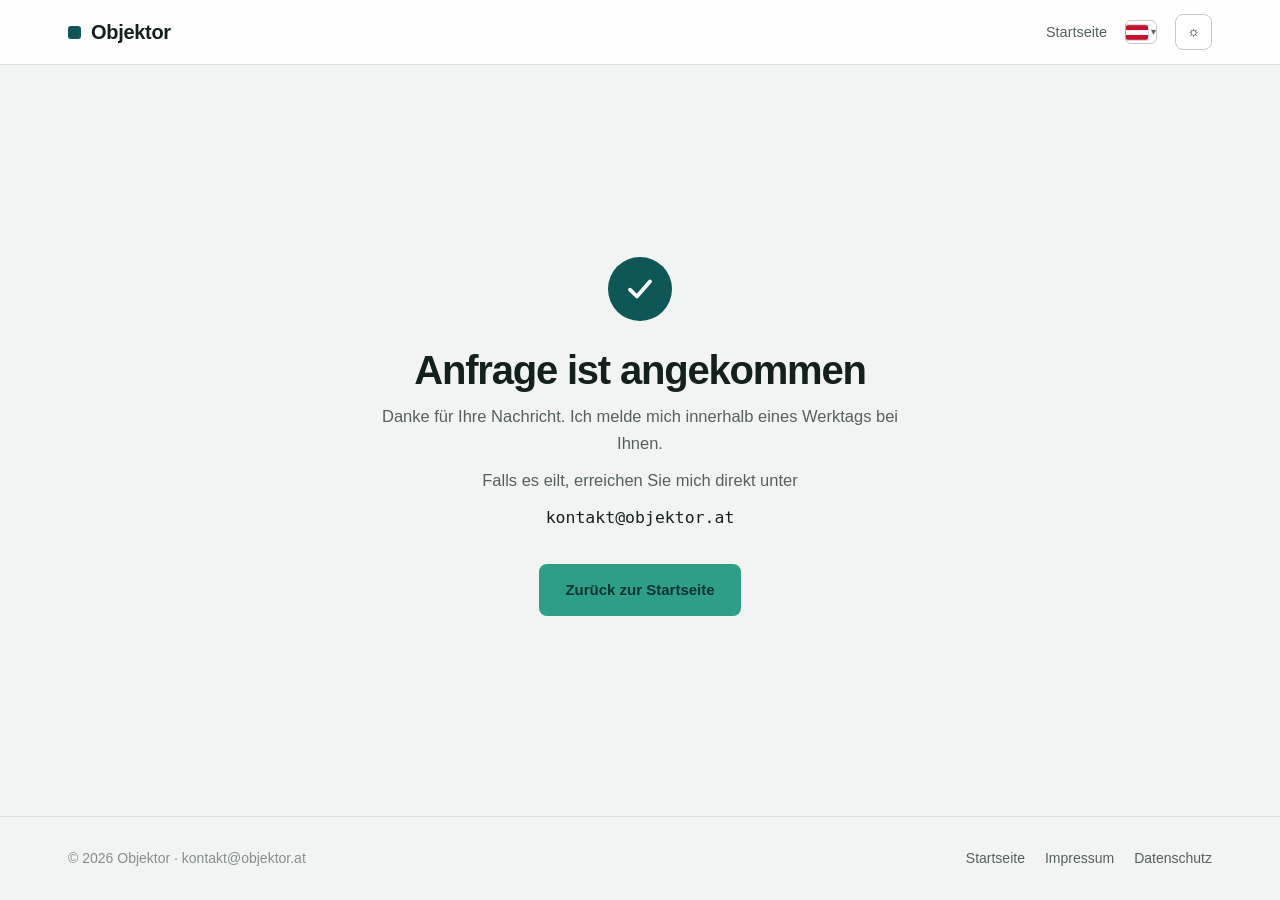
<file: danke.html>
<!DOCTYPE html>
<html lang="de">
<head>
<meta charset="utf-8">
<meta name="viewport" content="width=device-width, initial-scale=1">
<title>Danke – Objektor</title>
<meta name="robots" content="noindex">
<meta name="theme-color" content="#0F5757">
<link rel="icon" href="favicon.svg" type="image/svg+xml">
<link rel="icon" href="favicon-32.png" sizes="32x32" type="image/png">
<link rel="apple-touch-icon" href="apple-touch-icon.png">
<script>
(function(){try{var t=localStorage.getItem('objektor-modus');if(!t){t=window.matchMedia&&matchMedia('(prefers-color-scheme: dark)').matches?'dunkel':'hell'}document.documentElement.setAttribute('data-modus',t)}catch(e){document.documentElement.setAttribute('data-modus','hell')}
try{if(window.matchMedia&&!matchMedia('(prefers-reduced-motion: reduce)').matches)document.documentElement.classList.add('js-bew')}catch(e){}})();
</script>
<script src="sprache.js"></script>
<style>
:root{
  --bg:#F2F4F3;--bg2:#E8ECEB;--karte:#FFFFFF;--rand:#D9DFDD;--rand2:#C3CCC9;
  --text:#14201E;--leise:#55615D;--still:#85908C;
  --marke:#0F5757;--marke-hell:#2F9E86;
  --firma:#104B96;--firma-zart:rgba(16,75,150,.08);
  --heim:#A05A22;--heim-zart:rgba(160,90,34,.09);
  --rot:#C62828;--gruen:#15803D;--gelb:#8A5A00;
  --kopf:rgba(255,255,255,.9);--schatten:0 18px 40px rgba(20,32,30,.10);
}
html[data-modus="dunkel"]{
  --bg:#141619;--bg2:#1A1C1F;--karte:#202327;--rand:#2F3338;--rand2:#40444C;
  --text:#F2F4F6;--leise:#BCC3CB;--still:#8B939C;
  --marke:#2F9E86;--marke-hell:#4CC2B4;
  --firma:#438EFF;--firma-zart:rgba(67,142,255,.10);
  --heim:#E0975C;--heim-zart:rgba(224,151,92,.10);
  --rot:#EF5C5C;--gruen:#2CC78F;--gelb:#D78A00;
  --kopf:rgba(20,22,25,.88);--schatten:0 18px 40px rgba(0,0,0,.35);
}
*{box-sizing:border-box;margin:0;padding:0}
body{font-family:-apple-system,BlinkMacSystemFont,"Segoe UI",Helvetica,Arial,sans-serif;background:var(--bg);color:var(--text);line-height:1.65;-webkit-font-smoothing:antialiased;min-height:100vh;display:flex;flex-direction:column}
a{color:inherit}
.mitte{max-width:900px;margin:0 auto;padding:0 28px;width:100%}
header{position:sticky;top:0;z-index:50;background:var(--kopf);backdrop-filter:blur(10px);border-bottom:1px solid var(--rand)}
.kopf{display:flex;align-items:center;gap:18px;height:64px;max-width:1200px}
.marke{display:flex;align-items:center;gap:10px;font-size:20px;font-weight:700;letter-spacing:-.3px;text-decoration:none;margin-right:auto}
.marke i{width:13px;height:13px;background:var(--marke);border-radius:3px;display:inline-block}
nav a{margin-left:22px;font-size:14.5px;color:var(--leise);text-decoration:none}nav a:hover{color:var(--text)}
.modus-knopf{background:var(--karte);border:1px solid var(--rand2);color:var(--text);border-radius:8px;height:36px;padding:0 11px;font:inherit;font-size:14px;cursor:pointer}
main{flex:1;padding:56px 0 64px}
.kicker{font-family:ui-monospace,SFMono-Regular,Menlo,monospace;font-size:12px;letter-spacing:2.4px;color:var(--marke);margin-bottom:10px}
h1{font-size:40px;line-height:1.15;letter-spacing:-1.2px;margin-bottom:10px}
.stand{color:var(--still);font-size:14.5px;margin-bottom:30px}
.block{background:var(--karte);border:1px solid var(--rand);border-radius:14px;padding:22px 24px;margin-bottom:12px}
.block h2{font-size:17px;margin-bottom:8px}
.block p,.block li,.block dd{color:var(--leise);font-size:15.5px}
.block p+p{margin-top:8px}.block ul{margin:8px 0 8px 20px}.block dt{font-weight:600}
.block a{color:var(--marke);text-decoration:none}.block a:hover{text-decoration:underline}
footer{padding:30px 0;font-size:14px;color:var(--still);border-top:1px solid var(--rand)}
.fuss{display:flex;justify-content:space-between;flex-wrap:wrap;gap:14px;max-width:1200px}
footer a{color:var(--leise);text-decoration:none;margin-left:20px}footer a:hover{color:var(--text)}
.js-bew .block,.js-bew .kasten{animation:rein .6s cubic-bezier(.2,.7,.2,1) both}
.js-bew .block:nth-child(n+4){animation-delay:.08s}
@keyframes rein{from{opacity:0;transform:translateY(18px)}}
@media (prefers-reduced-motion: reduce){*{animation:none!important;transition:none!important}}
@media(max-width:760px){h1{font-size:30px}nav a{margin-left:14px}.mitte{padding:0 18px}main{padding:36px 0 44px}}
main{display:flex;align-items:center}
.kasten{max-width:520px;margin:0 auto;text-align:center}
.haken{width:64px;height:64px;border-radius:50%;background:var(--marke);margin:0 auto 26px;display:flex;align-items:center;justify-content:center}
.haken svg{width:30px;height:30px}
.kasten p{font-size:16.5px;color:var(--leise);margin-bottom:10px}
.mono{font-family:ui-monospace,SFMono-Regular,Menlo,monospace;font-size:15px;color:var(--text)!important;user-select:all}
.knopf{display:inline-block;margin-top:22px;padding:14px 26px;border-radius:8px;font-size:15px;font-weight:700;text-decoration:none;background:var(--marke-hell);color:#04342C;transition:transform .2s,box-shadow .2s}
.knopf:hover{transform:translateY(-2px);box-shadow:0 12px 26px rgba(47,158,134,.35)}
.gross{font-size:84px;font-weight:800;letter-spacing:-3px;color:var(--marke);line-height:1}
</style>
</head>
<body>
<header><div class="mitte kopf">
  <a class="marke" href="index.html"><i></i>Objektor</a>
  <nav><a href="index.html">Startseite</a></nav>
  <button class="modus-knopf" id="modusKnopf" aria-label="Hell oder Dunkel">☼</button>
</div></header>
<main><div class="mitte">
<div class="kasten">
  <div class="haken"><svg viewBox="0 0 24 24" fill="none" stroke="#fff" stroke-width="3" stroke-linecap="round" stroke-linejoin="round"><path d="M4 12.5 l5.5 5.5 L20 6"/></svg></div>
  <h1>Anfrage ist angekommen</h1>
  <p>Danke für Ihre Nachricht. Ich melde mich innerhalb eines Werktags bei Ihnen.</p>
  <p>Falls es eilt, erreichen Sie mich direkt unter</p>
  <p class="mono">kontakt@objektor.at</p>
  <a class="knopf" href="index.html">Zurück zur Startseite</a>
</div>
</div></main>
<footer><div class="mitte fuss">
  <div>© 2026 Objektor · kontakt@objektor.at</div>
  <div><a href="index.html">Startseite</a><a href="impressum.html">Impressum</a><a href="datenschutz.html">Datenschutz</a></div>
</div></footer>
<script>
(function(){var d=document.documentElement,k=document.getElementById('modusKnopf');
function setze(m){d.setAttribute('data-modus',m);try{localStorage.setItem('objektor-modus',m)}catch(e){}k.textContent=m==='dunkel'?'☾':'☼'}
setze(d.getAttribute('data-modus')||'hell');k.onclick=function(){setze(d.getAttribute('data-modus')==='dunkel'?'hell':'dunkel')};})();
</script>
</body>
</html>
</file>
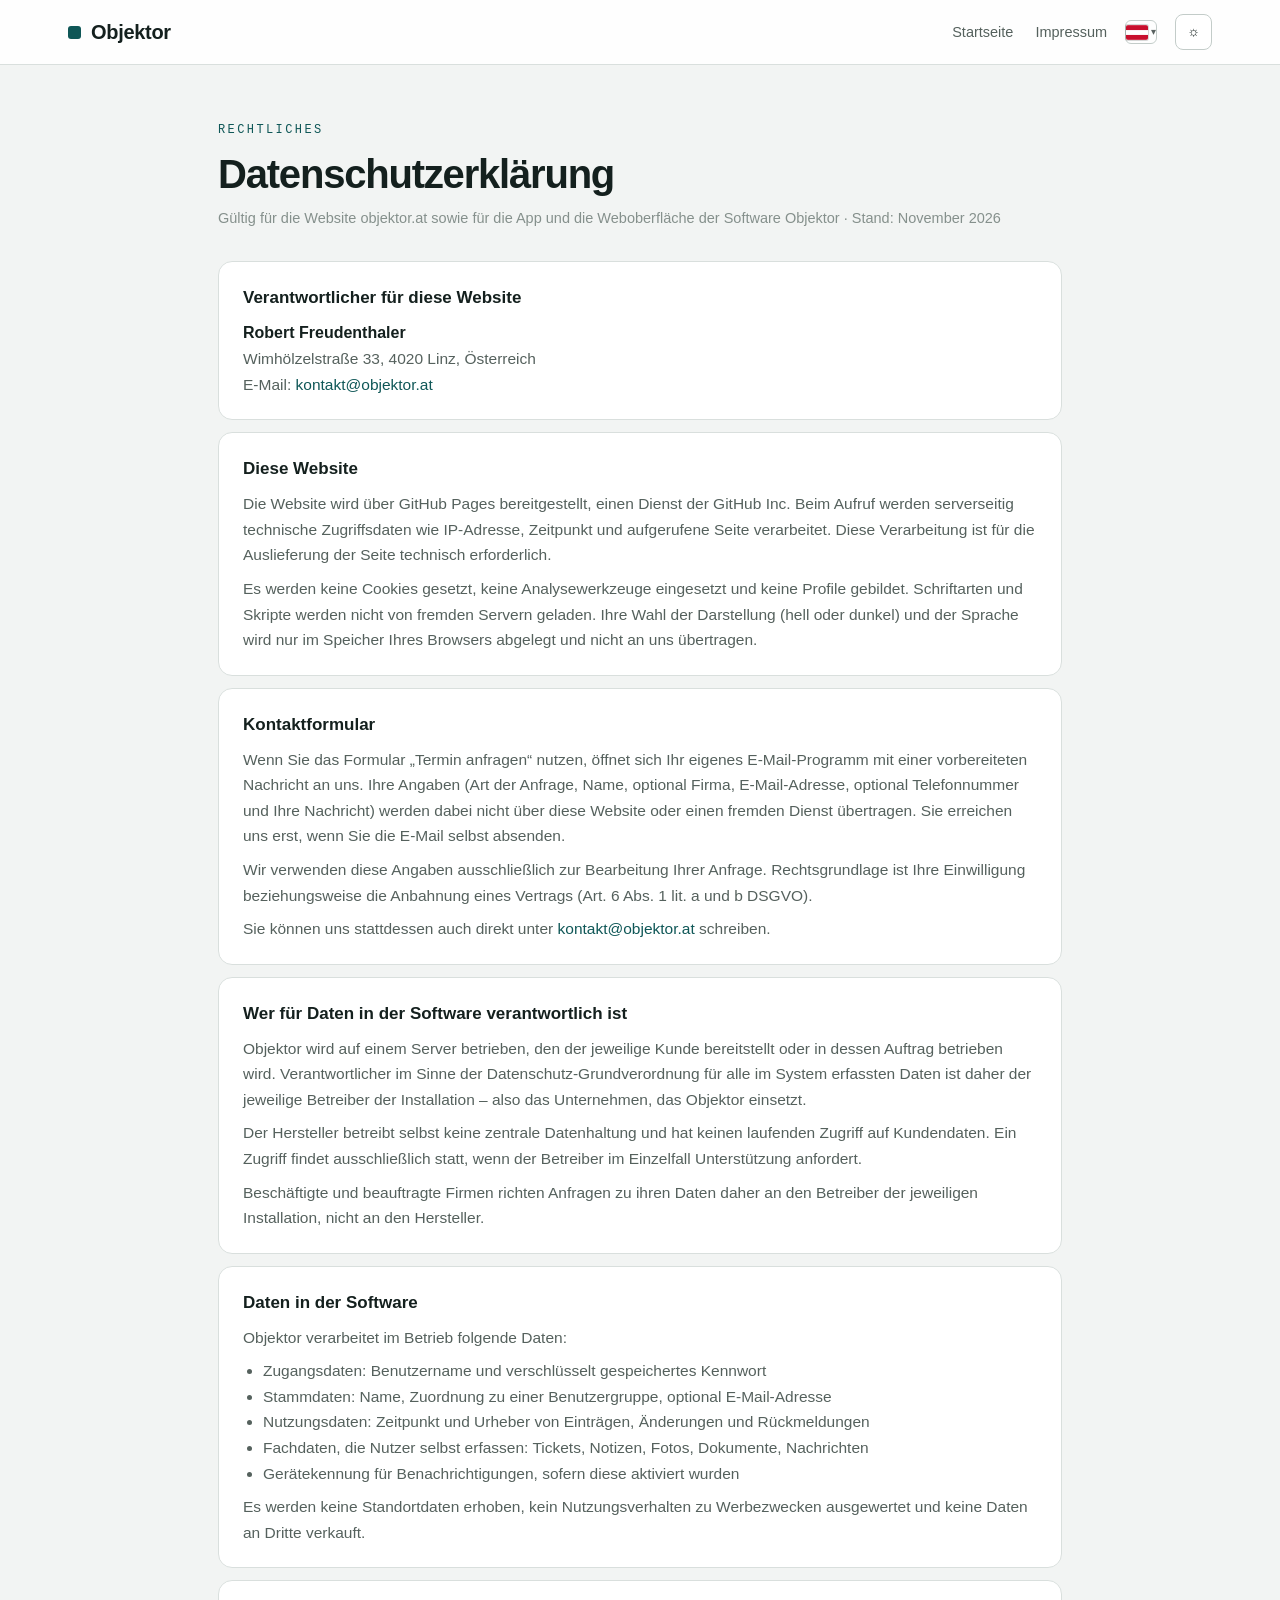
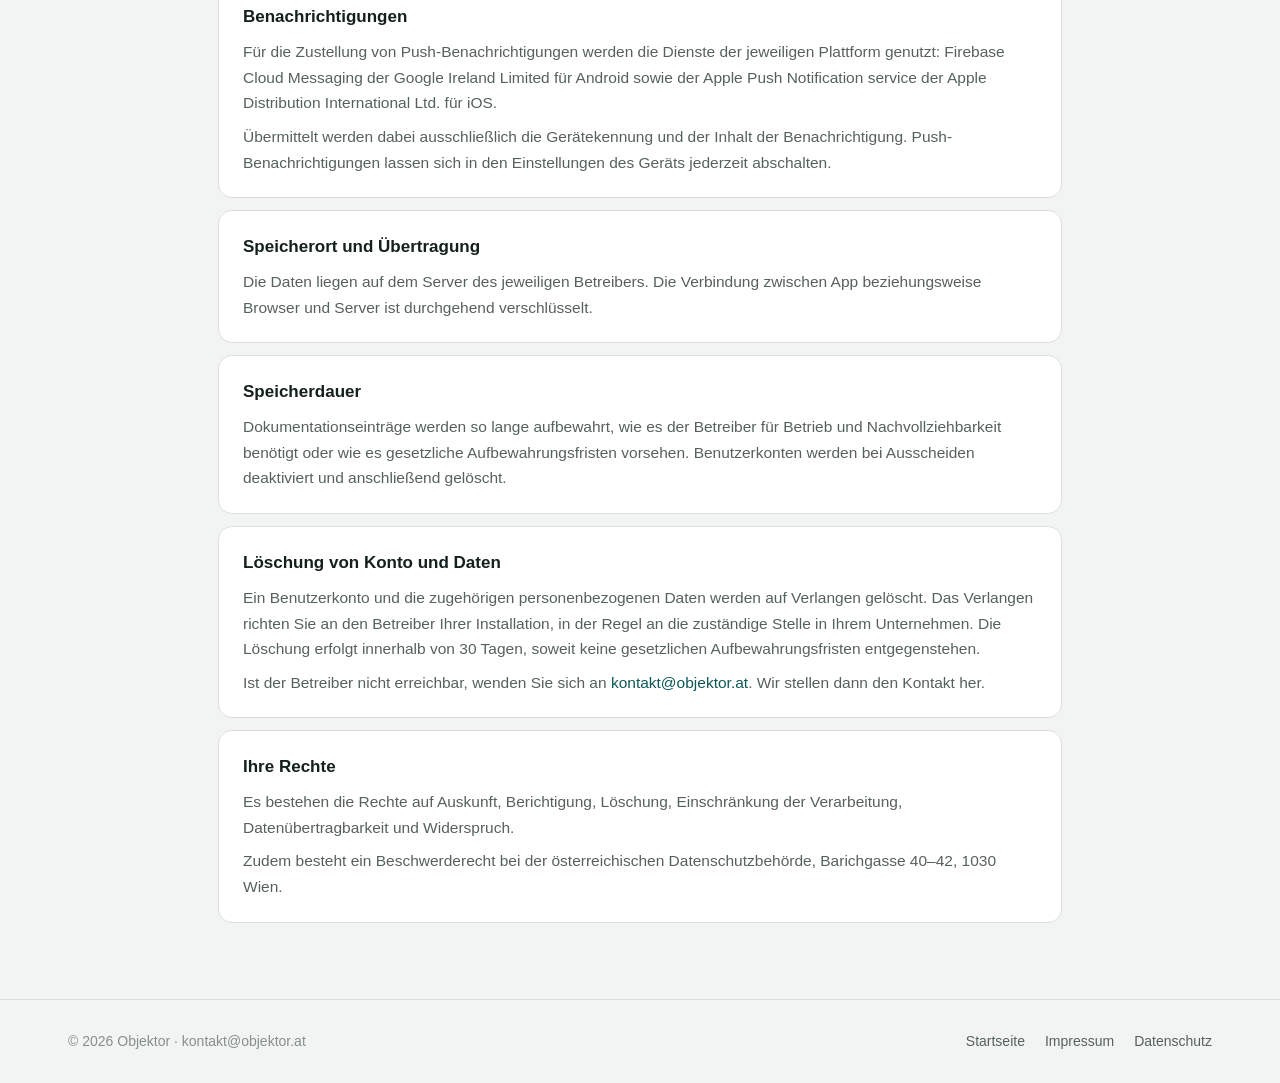
<file: datenschutz.html>
<!DOCTYPE html>
<html lang="de">
<head>
<meta charset="utf-8">
<meta name="viewport" content="width=device-width, initial-scale=1">
<title>Datenschutz – Objektor</title>
<meta name="robots" content="noindex">
<meta name="theme-color" content="#0F5757">
<link rel="icon" href="favicon.svg" type="image/svg+xml">
<link rel="icon" href="favicon-32.png" sizes="32x32" type="image/png">
<link rel="apple-touch-icon" href="apple-touch-icon.png">
<script>
(function(){try{var t=localStorage.getItem('objektor-modus');if(!t){t=window.matchMedia&&matchMedia('(prefers-color-scheme: dark)').matches?'dunkel':'hell'}document.documentElement.setAttribute('data-modus',t)}catch(e){document.documentElement.setAttribute('data-modus','hell')}
try{if(window.matchMedia&&!matchMedia('(prefers-reduced-motion: reduce)').matches)document.documentElement.classList.add('js-bew')}catch(e){}})();
</script>
<script src="sprache.js"></script>
<style>
:root{
  --bg:#F2F4F3;--bg2:#E8ECEB;--karte:#FFFFFF;--rand:#D9DFDD;--rand2:#C3CCC9;
  --text:#14201E;--leise:#55615D;--still:#85908C;
  --marke:#0F5757;--marke-hell:#2F9E86;
  --firma:#104B96;--firma-zart:rgba(16,75,150,.08);
  --heim:#A05A22;--heim-zart:rgba(160,90,34,.09);
  --rot:#C62828;--gruen:#15803D;--gelb:#8A5A00;
  --kopf:rgba(255,255,255,.9);--schatten:0 18px 40px rgba(20,32,30,.10);
}
html[data-modus="dunkel"]{
  --bg:#141619;--bg2:#1A1C1F;--karte:#202327;--rand:#2F3338;--rand2:#40444C;
  --text:#F2F4F6;--leise:#BCC3CB;--still:#8B939C;
  --marke:#2F9E86;--marke-hell:#4CC2B4;
  --firma:#438EFF;--firma-zart:rgba(67,142,255,.10);
  --heim:#E0975C;--heim-zart:rgba(224,151,92,.10);
  --rot:#EF5C5C;--gruen:#2CC78F;--gelb:#D78A00;
  --kopf:rgba(20,22,25,.88);--schatten:0 18px 40px rgba(0,0,0,.35);
}
*{box-sizing:border-box;margin:0;padding:0}
body{font-family:-apple-system,BlinkMacSystemFont,"Segoe UI",Helvetica,Arial,sans-serif;background:var(--bg);color:var(--text);line-height:1.65;-webkit-font-smoothing:antialiased;min-height:100vh;display:flex;flex-direction:column}
a{color:inherit}
.mitte{max-width:900px;margin:0 auto;padding:0 28px;width:100%}
header{position:sticky;top:0;z-index:50;background:var(--kopf);backdrop-filter:blur(10px);border-bottom:1px solid var(--rand)}
.kopf{display:flex;align-items:center;gap:18px;height:64px;max-width:1200px}
.marke{display:flex;align-items:center;gap:10px;font-size:20px;font-weight:700;letter-spacing:-.3px;text-decoration:none;margin-right:auto}
.marke i{width:13px;height:13px;background:var(--marke);border-radius:3px;display:inline-block}
nav a{margin-left:22px;font-size:14.5px;color:var(--leise);text-decoration:none}nav a:hover{color:var(--text)}
.modus-knopf{background:var(--karte);border:1px solid var(--rand2);color:var(--text);border-radius:8px;height:36px;padding:0 11px;font:inherit;font-size:14px;cursor:pointer}
main{flex:1;padding:56px 0 64px}
.kicker{font-family:ui-monospace,SFMono-Regular,Menlo,monospace;font-size:12px;letter-spacing:2.4px;color:var(--marke);margin-bottom:10px}
h1{font-size:40px;line-height:1.15;letter-spacing:-1.2px;margin-bottom:10px}
.stand{color:var(--still);font-size:14.5px;margin-bottom:30px}
.block{background:var(--karte);border:1px solid var(--rand);border-radius:14px;padding:22px 24px;margin-bottom:12px}
.block h2{font-size:17px;margin-bottom:8px}
.block p,.block li,.block dd{color:var(--leise);font-size:15.5px}
.block p+p{margin-top:8px}.block ul{margin:8px 0 8px 20px}.block dt{font-weight:600}
.block a{color:var(--marke);text-decoration:none}.block a:hover{text-decoration:underline}
footer{padding:30px 0;font-size:14px;color:var(--still);border-top:1px solid var(--rand)}
.fuss{display:flex;justify-content:space-between;flex-wrap:wrap;gap:14px;max-width:1200px}
footer a{color:var(--leise);text-decoration:none;margin-left:20px}footer a:hover{color:var(--text)}
.js-bew .block,.js-bew .kasten{animation:rein .6s cubic-bezier(.2,.7,.2,1) both}
.js-bew .block:nth-child(n+4){animation-delay:.08s}
@keyframes rein{from{opacity:0;transform:translateY(18px)}}
@media (prefers-reduced-motion: reduce){*{animation:none!important;transition:none!important}}
@media(max-width:760px){h1{font-size:30px}nav a{margin-left:14px}.mitte{padding:0 18px}main{padding:36px 0 44px}}

</style>
</head>
<body>
<header><div class="mitte kopf">
  <a class="marke" href="index.html"><i></i>Objektor</a>
  <nav><a href="index.html">Startseite</a><a href="impressum.html">Impressum</a></nav>
  <button class="modus-knopf" id="modusKnopf" aria-label="Hell oder Dunkel">☼</button>
</div></header>
<main><div class="mitte">
<div class="kicker">RECHTLICHES</div>
    <h1>Datenschutzerklärung</h1>
    <p class="stand">Gültig für die Website objektor.at sowie für die App und die Weboberfläche der Software Objektor · Stand: November 2026</p>

    <div class="block">
      <h2>Verantwortlicher für diese Website</h2>
      <div class="block-inhalt">
        <dl>
          <dt>Robert Freudenthaler</dt>
          <dd>Wimhölzelstraße 33, 4020 Linz, Österreich</dd>
          <dd>E-Mail: <a href="mailto:kontakt@objektor.at">kontakt@objektor.at</a></dd>
        </dl>
      </div>
    </div>

    <div class="block">
      <h2>Diese Website</h2>
      <div class="block-inhalt">
        <p>Die Website wird über GitHub Pages bereitgestellt, einen Dienst der GitHub Inc. Beim Aufruf werden serverseitig technische Zugriffsdaten wie IP-Adresse, Zeitpunkt und aufgerufene Seite verarbeitet. Diese Verarbeitung ist für die Auslieferung der Seite technisch erforderlich.</p>
        <p>Es werden keine Cookies gesetzt, keine Analysewerkzeuge eingesetzt und keine Profile gebildet. Schriftarten und Skripte werden nicht von fremden Servern geladen. Ihre Wahl der Darstellung (hell oder dunkel) und der Sprache wird nur im Speicher Ihres Browsers abgelegt und nicht an uns übertragen.</p>
      </div>
    </div>

    <div class="block">
      <h2>Kontaktformular</h2>
      <div class="block-inhalt">
        <p>Wenn Sie das Formular „Termin anfragen“ nutzen, öffnet sich Ihr eigenes E-Mail-Programm mit einer vorbereiteten Nachricht an uns. Ihre Angaben (Art der Anfrage, Name, optional Firma, E-Mail-Adresse, optional Telefonnummer und Ihre Nachricht) werden dabei nicht über diese Website oder einen fremden Dienst übertragen. Sie erreichen uns erst, wenn Sie die E-Mail selbst absenden.</p>
        <p>Wir verwenden diese Angaben ausschließlich zur Bearbeitung Ihrer Anfrage. Rechtsgrundlage ist Ihre Einwilligung beziehungsweise die Anbahnung eines Vertrags (Art. 6 Abs. 1 lit. a und b DSGVO).</p>
        <p>Sie können uns stattdessen auch direkt unter <a href="mailto:kontakt@objektor.at">kontakt@objektor.at</a> schreiben.</p>
      </div>
    </div>

    <div class="block">
      <h2>Wer für Daten in der Software verantwortlich ist</h2>
      <div class="block-inhalt">
        <p>Objektor wird auf einem Server betrieben, den der jeweilige Kunde bereitstellt oder in dessen Auftrag betrieben wird. Verantwortlicher im Sinne der Datenschutz-Grundverordnung für alle im System erfassten Daten ist daher der jeweilige Betreiber der Installation – also das Unternehmen, das Objektor einsetzt.</p>
        <p>Der Hersteller betreibt selbst keine zentrale Datenhaltung und hat keinen laufenden Zugriff auf Kundendaten. Ein Zugriff findet ausschließlich statt, wenn der Betreiber im Einzelfall Unterstützung anfordert.</p>
        <p>Beschäftigte und beauftragte Firmen richten Anfragen zu ihren Daten daher an den Betreiber der jeweiligen Installation, nicht an den Hersteller.</p>
      </div>
    </div>

    <div class="block">
      <h2>Daten in der Software</h2>
      <div class="block-inhalt">
        <p>Objektor verarbeitet im Betrieb folgende Daten:</p>
        <ul>
          <li>Zugangsdaten: Benutzername und verschlüsselt gespeichertes Kennwort</li>
          <li>Stammdaten: Name, Zuordnung zu einer Benutzergruppe, optional E-Mail-Adresse</li>
          <li>Nutzungsdaten: Zeitpunkt und Urheber von Einträgen, Änderungen und Rückmeldungen</li>
          <li>Fachdaten, die Nutzer selbst erfassen: Tickets, Notizen, Fotos, Dokumente, Nachrichten</li>
          <li>Gerätekennung für Benachrichtigungen, sofern diese aktiviert wurden</li>
        </ul>
        <p>Es werden keine Standortdaten erhoben, kein Nutzungsverhalten zu Werbezwecken ausgewertet und keine Daten an Dritte verkauft.</p>
      </div>
    </div>

    <div class="block">
      <h2>Benachrichtigungen</h2>
      <div class="block-inhalt">
        <p>Für die Zustellung von Push-Benachrichtigungen werden die Dienste der jeweiligen Plattform genutzt: Firebase Cloud Messaging der Google Ireland Limited für Android sowie der Apple Push Notification service der Apple Distribution International Ltd. für iOS.</p>
        <p>Übermittelt werden dabei ausschließlich die Gerätekennung und der Inhalt der Benachrichtigung. Push-Benachrichtigungen lassen sich in den Einstellungen des Geräts jederzeit abschalten.</p>
      </div>
    </div>

    <div class="block">
      <h2>Speicherort und Übertragung</h2>
      <div class="block-inhalt">
        <p>Die Daten liegen auf dem Server des jeweiligen Betreibers. Die Verbindung zwischen App beziehungsweise Browser und Server ist durchgehend verschlüsselt.</p>
      </div>
    </div>

    <div class="block">
      <h2>Speicherdauer</h2>
      <div class="block-inhalt">
        <p>Dokumentationseinträge werden so lange aufbewahrt, wie es der Betreiber für Betrieb und Nachvollziehbarkeit benötigt oder wie es gesetzliche Aufbewahrungsfristen vorsehen. Benutzerkonten werden bei Ausscheiden deaktiviert und anschließend gelöscht.</p>
      </div>
    </div>

    <div class="block">
      <h2>Löschung von Konto und Daten</h2>
      <div class="block-inhalt">
        <p>Ein Benutzerkonto und die zugehörigen personenbezogenen Daten werden auf Verlangen gelöscht. Das Verlangen richten Sie an den Betreiber Ihrer Installation, in der Regel an die zuständige Stelle in Ihrem Unternehmen. Die Löschung erfolgt innerhalb von 30 Tagen, soweit keine gesetzlichen Aufbewahrungsfristen entgegenstehen.</p>
        <p>Ist der Betreiber nicht erreichbar, wenden Sie sich an <a href="mailto:kontakt@objektor.at">kontakt@objektor.at</a>. Wir stellen dann den Kontakt her.</p>
      </div>
    </div>

    <div class="block">
      <h2>Ihre Rechte</h2>
      <div class="block-inhalt">
        <p>Es bestehen die Rechte auf Auskunft, Berichtigung, Löschung, Einschränkung der Verarbeitung, Datenübertragbarkeit und Widerspruch.</p>
        <p>Zudem besteht ein Beschwerderecht bei der österreichischen Datenschutzbehörde, Barichgasse 40–42, 1030 Wien.</p>
      </div>
    </div>
</div></main>
<footer><div class="mitte fuss">
  <div>© 2026 Objektor · kontakt@objektor.at</div>
  <div><a href="index.html">Startseite</a><a href="impressum.html">Impressum</a><a href="datenschutz.html">Datenschutz</a></div>
</div></footer>
<script>
(function(){var d=document.documentElement,k=document.getElementById('modusKnopf');
function setze(m){d.setAttribute('data-modus',m);try{localStorage.setItem('objektor-modus',m)}catch(e){}k.textContent=m==='dunkel'?'☾':'☼'}
setze(d.getAttribute('data-modus')||'hell');k.onclick=function(){setze(d.getAttribute('data-modus')==='dunkel'?'hell':'dunkel')};})();
</script>
</body>
</html>
</file>
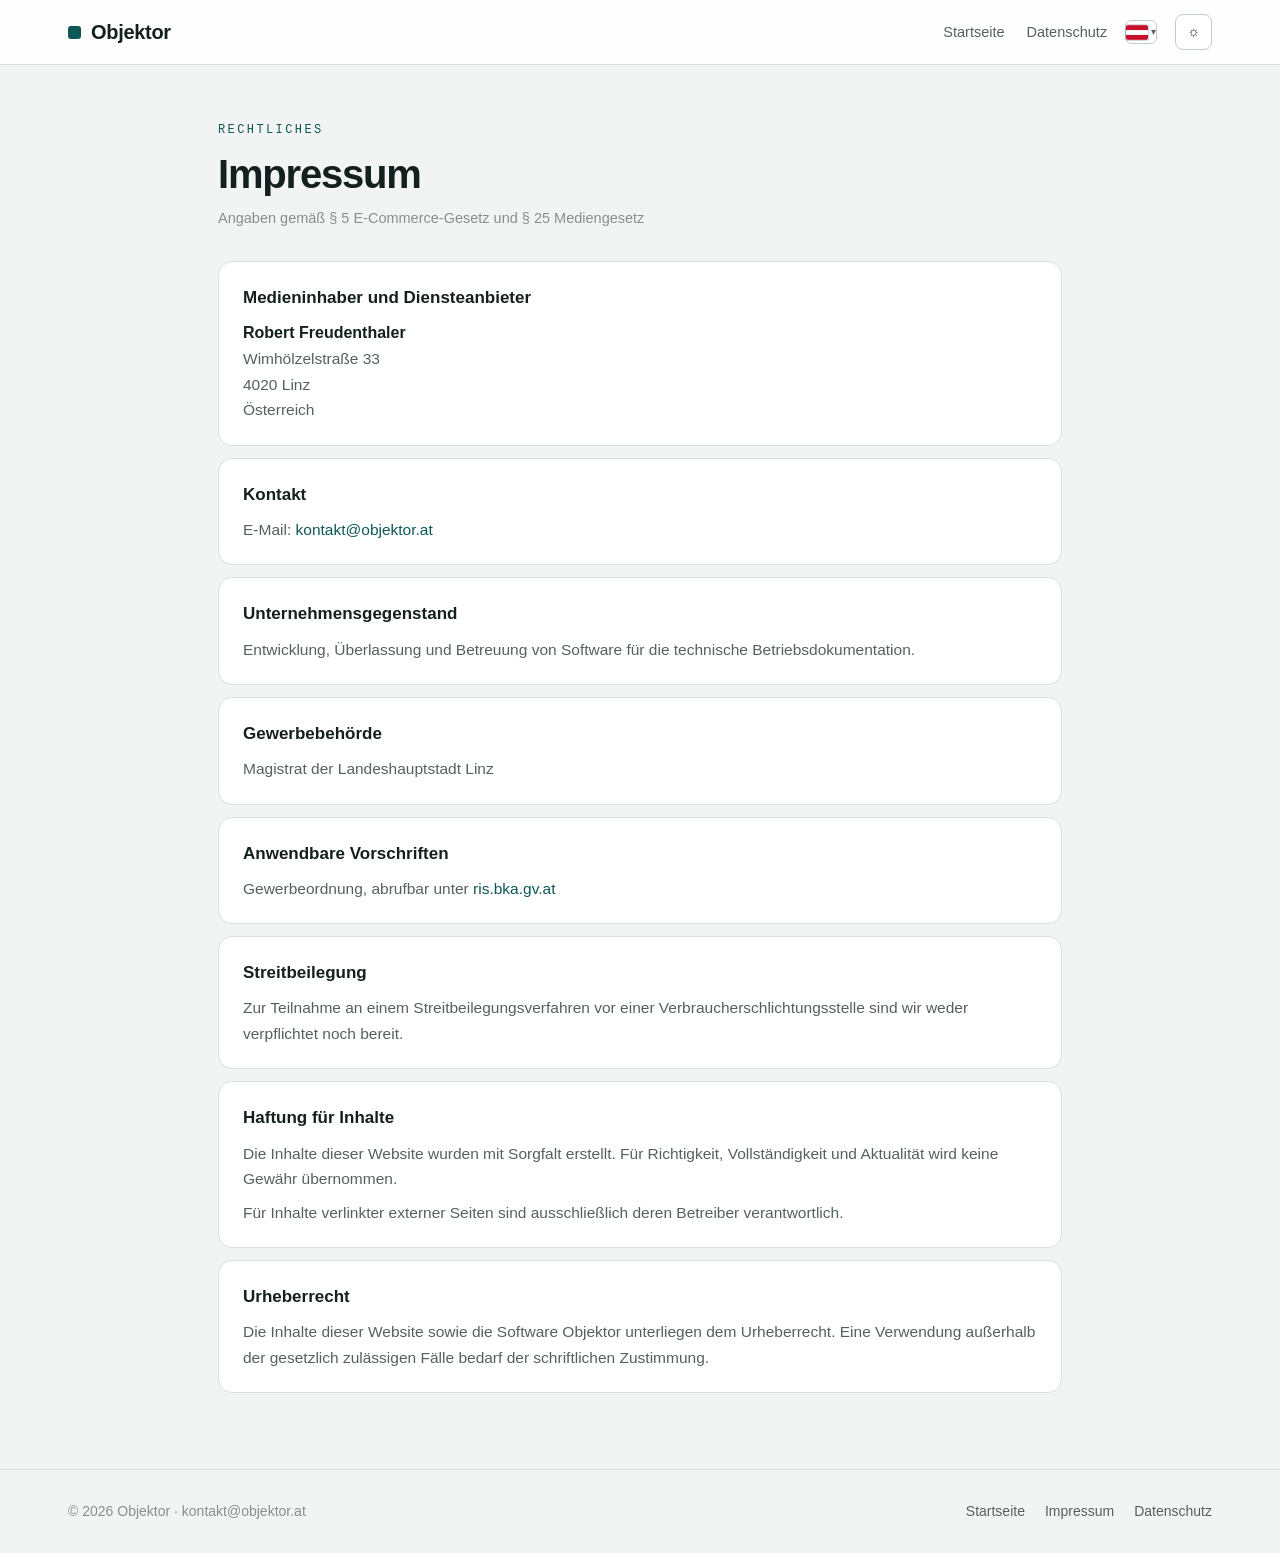
<file: impressum.html>
<!DOCTYPE html>
<html lang="de">
<head>
<meta charset="utf-8">
<meta name="viewport" content="width=device-width, initial-scale=1">
<title>Impressum – Objektor</title>
<meta name="robots" content="noindex">
<meta name="theme-color" content="#0F5757">
<link rel="icon" href="favicon.svg" type="image/svg+xml">
<link rel="icon" href="favicon-32.png" sizes="32x32" type="image/png">
<link rel="apple-touch-icon" href="apple-touch-icon.png">
<script>
(function(){try{var t=localStorage.getItem('objektor-modus');if(!t){t=window.matchMedia&&matchMedia('(prefers-color-scheme: dark)').matches?'dunkel':'hell'}document.documentElement.setAttribute('data-modus',t)}catch(e){document.documentElement.setAttribute('data-modus','hell')}
try{if(window.matchMedia&&!matchMedia('(prefers-reduced-motion: reduce)').matches)document.documentElement.classList.add('js-bew')}catch(e){}})();
</script>
<script src="sprache.js"></script>
<style>
:root{
  --bg:#F2F4F3;--bg2:#E8ECEB;--karte:#FFFFFF;--rand:#D9DFDD;--rand2:#C3CCC9;
  --text:#14201E;--leise:#55615D;--still:#85908C;
  --marke:#0F5757;--marke-hell:#2F9E86;
  --firma:#104B96;--firma-zart:rgba(16,75,150,.08);
  --heim:#A05A22;--heim-zart:rgba(160,90,34,.09);
  --rot:#C62828;--gruen:#15803D;--gelb:#8A5A00;
  --kopf:rgba(255,255,255,.9);--schatten:0 18px 40px rgba(20,32,30,.10);
}
html[data-modus="dunkel"]{
  --bg:#141619;--bg2:#1A1C1F;--karte:#202327;--rand:#2F3338;--rand2:#40444C;
  --text:#F2F4F6;--leise:#BCC3CB;--still:#8B939C;
  --marke:#2F9E86;--marke-hell:#4CC2B4;
  --firma:#438EFF;--firma-zart:rgba(67,142,255,.10);
  --heim:#E0975C;--heim-zart:rgba(224,151,92,.10);
  --rot:#EF5C5C;--gruen:#2CC78F;--gelb:#D78A00;
  --kopf:rgba(20,22,25,.88);--schatten:0 18px 40px rgba(0,0,0,.35);
}
*{box-sizing:border-box;margin:0;padding:0}
body{font-family:-apple-system,BlinkMacSystemFont,"Segoe UI",Helvetica,Arial,sans-serif;background:var(--bg);color:var(--text);line-height:1.65;-webkit-font-smoothing:antialiased;min-height:100vh;display:flex;flex-direction:column}
a{color:inherit}
.mitte{max-width:900px;margin:0 auto;padding:0 28px;width:100%}
header{position:sticky;top:0;z-index:50;background:var(--kopf);backdrop-filter:blur(10px);border-bottom:1px solid var(--rand)}
.kopf{display:flex;align-items:center;gap:18px;height:64px;max-width:1200px}
.marke{display:flex;align-items:center;gap:10px;font-size:20px;font-weight:700;letter-spacing:-.3px;text-decoration:none;margin-right:auto}
.marke i{width:13px;height:13px;background:var(--marke);border-radius:3px;display:inline-block}
nav a{margin-left:22px;font-size:14.5px;color:var(--leise);text-decoration:none}nav a:hover{color:var(--text)}
.modus-knopf{background:var(--karte);border:1px solid var(--rand2);color:var(--text);border-radius:8px;height:36px;padding:0 11px;font:inherit;font-size:14px;cursor:pointer}
main{flex:1;padding:56px 0 64px}
.kicker{font-family:ui-monospace,SFMono-Regular,Menlo,monospace;font-size:12px;letter-spacing:2.4px;color:var(--marke);margin-bottom:10px}
h1{font-size:40px;line-height:1.15;letter-spacing:-1.2px;margin-bottom:10px}
.stand{color:var(--still);font-size:14.5px;margin-bottom:30px}
.block{background:var(--karte);border:1px solid var(--rand);border-radius:14px;padding:22px 24px;margin-bottom:12px}
.block h2{font-size:17px;margin-bottom:8px}
.block p,.block li,.block dd{color:var(--leise);font-size:15.5px}
.block p+p{margin-top:8px}.block ul{margin:8px 0 8px 20px}.block dt{font-weight:600}
.block a{color:var(--marke);text-decoration:none}.block a:hover{text-decoration:underline}
footer{padding:30px 0;font-size:14px;color:var(--still);border-top:1px solid var(--rand)}
.fuss{display:flex;justify-content:space-between;flex-wrap:wrap;gap:14px;max-width:1200px}
footer a{color:var(--leise);text-decoration:none;margin-left:20px}footer a:hover{color:var(--text)}
.js-bew .block,.js-bew .kasten{animation:rein .6s cubic-bezier(.2,.7,.2,1) both}
.js-bew .block:nth-child(n+4){animation-delay:.08s}
@keyframes rein{from{opacity:0;transform:translateY(18px)}}
@media (prefers-reduced-motion: reduce){*{animation:none!important;transition:none!important}}
@media(max-width:760px){h1{font-size:30px}nav a{margin-left:14px}.mitte{padding:0 18px}main{padding:36px 0 44px}}

</style>
</head>
<body>
<header><div class="mitte kopf">
  <a class="marke" href="index.html"><i></i>Objektor</a>
  <nav><a href="index.html">Startseite</a><a href="datenschutz.html">Datenschutz</a></nav>
  <button class="modus-knopf" id="modusKnopf" aria-label="Hell oder Dunkel">☼</button>
</div></header>
<main><div class="mitte">
<div class="kicker">RECHTLICHES</div>
    <h1>Impressum</h1>
    <p class="stand">Angaben gemäß § 5 E-Commerce-Gesetz und § 25 Mediengesetz</p>

    <div class="block">
      <h2>Medieninhaber und Diensteanbieter</h2>
      <div class="block-inhalt">
        <dl>
          <dt>Robert Freudenthaler</dt>
          <dd>Wimhölzelstraße 33</dd>
          <dd>4020 Linz</dd>
          <dd>Österreich</dd>
        </dl>
      </div>
    </div>

    <div class="block">
      <h2>Kontakt</h2>
      <div class="block-inhalt">
        <p>E-Mail: <a href="mailto:kontakt@objektor.at">kontakt@objektor.at</a></p>
      </div>
    </div>

    <div class="block">
      <h2>Unternehmensgegenstand</h2>
      <div class="block-inhalt">
        <p>Entwicklung, Überlassung und Betreuung von Software für die technische Betriebsdokumentation.</p>
      </div>
    </div>

    <div class="block">
      <h2>Gewerbebehörde</h2>
      <div class="block-inhalt">
        <p>Magistrat der Landeshauptstadt Linz</p>
      </div>
    </div>

    <div class="block">
      <h2>Anwendbare Vorschriften</h2>
      <div class="block-inhalt">
        <p>Gewerbeordnung, abrufbar unter <a href="https://www.ris.bka.gv.at">ris.bka.gv.at</a></p>
      </div>
    </div>

    <div class="block">
      <h2>Streitbeilegung</h2>
      <div class="block-inhalt">
        <p>Zur Teilnahme an einem Streitbeilegungsverfahren vor einer Verbraucherschlichtungsstelle sind wir weder verpflichtet noch bereit.</p>
      </div>
    </div>

    <div class="block">
      <h2>Haftung für Inhalte</h2>
      <div class="block-inhalt">
        <p>Die Inhalte dieser Website wurden mit Sorgfalt erstellt. Für Richtigkeit, Vollständigkeit und Aktualität wird keine Gewähr übernommen.</p>
        <p>Für Inhalte verlinkter externer Seiten sind ausschließlich deren Betreiber verantwortlich.</p>
      </div>
    </div>

    <div class="block">
      <h2>Urheberrecht</h2>
      <div class="block-inhalt">
        <p>Die Inhalte dieser Website sowie die Software Objektor unterliegen dem Urheberrecht. Eine Verwendung außerhalb der gesetzlich zulässigen Fälle bedarf der schriftlichen Zustimmung.</p>
      </div>
    </div>
</div></main>
<footer><div class="mitte fuss">
  <div>© 2026 Objektor · kontakt@objektor.at</div>
  <div><a href="index.html">Startseite</a><a href="impressum.html">Impressum</a><a href="datenschutz.html">Datenschutz</a></div>
</div></footer>
<script>
(function(){var d=document.documentElement,k=document.getElementById('modusKnopf');
function setze(m){d.setAttribute('data-modus',m);try{localStorage.setItem('objektor-modus',m)}catch(e){}k.textContent=m==='dunkel'?'☾':'☼'}
setze(d.getAttribute('data-modus')||'hell');k.onclick=function(){setze(d.getAttribute('data-modus')==='dunkel'?'hell':'dunkel')};})();
</script>
</body>
</html>
</file>
